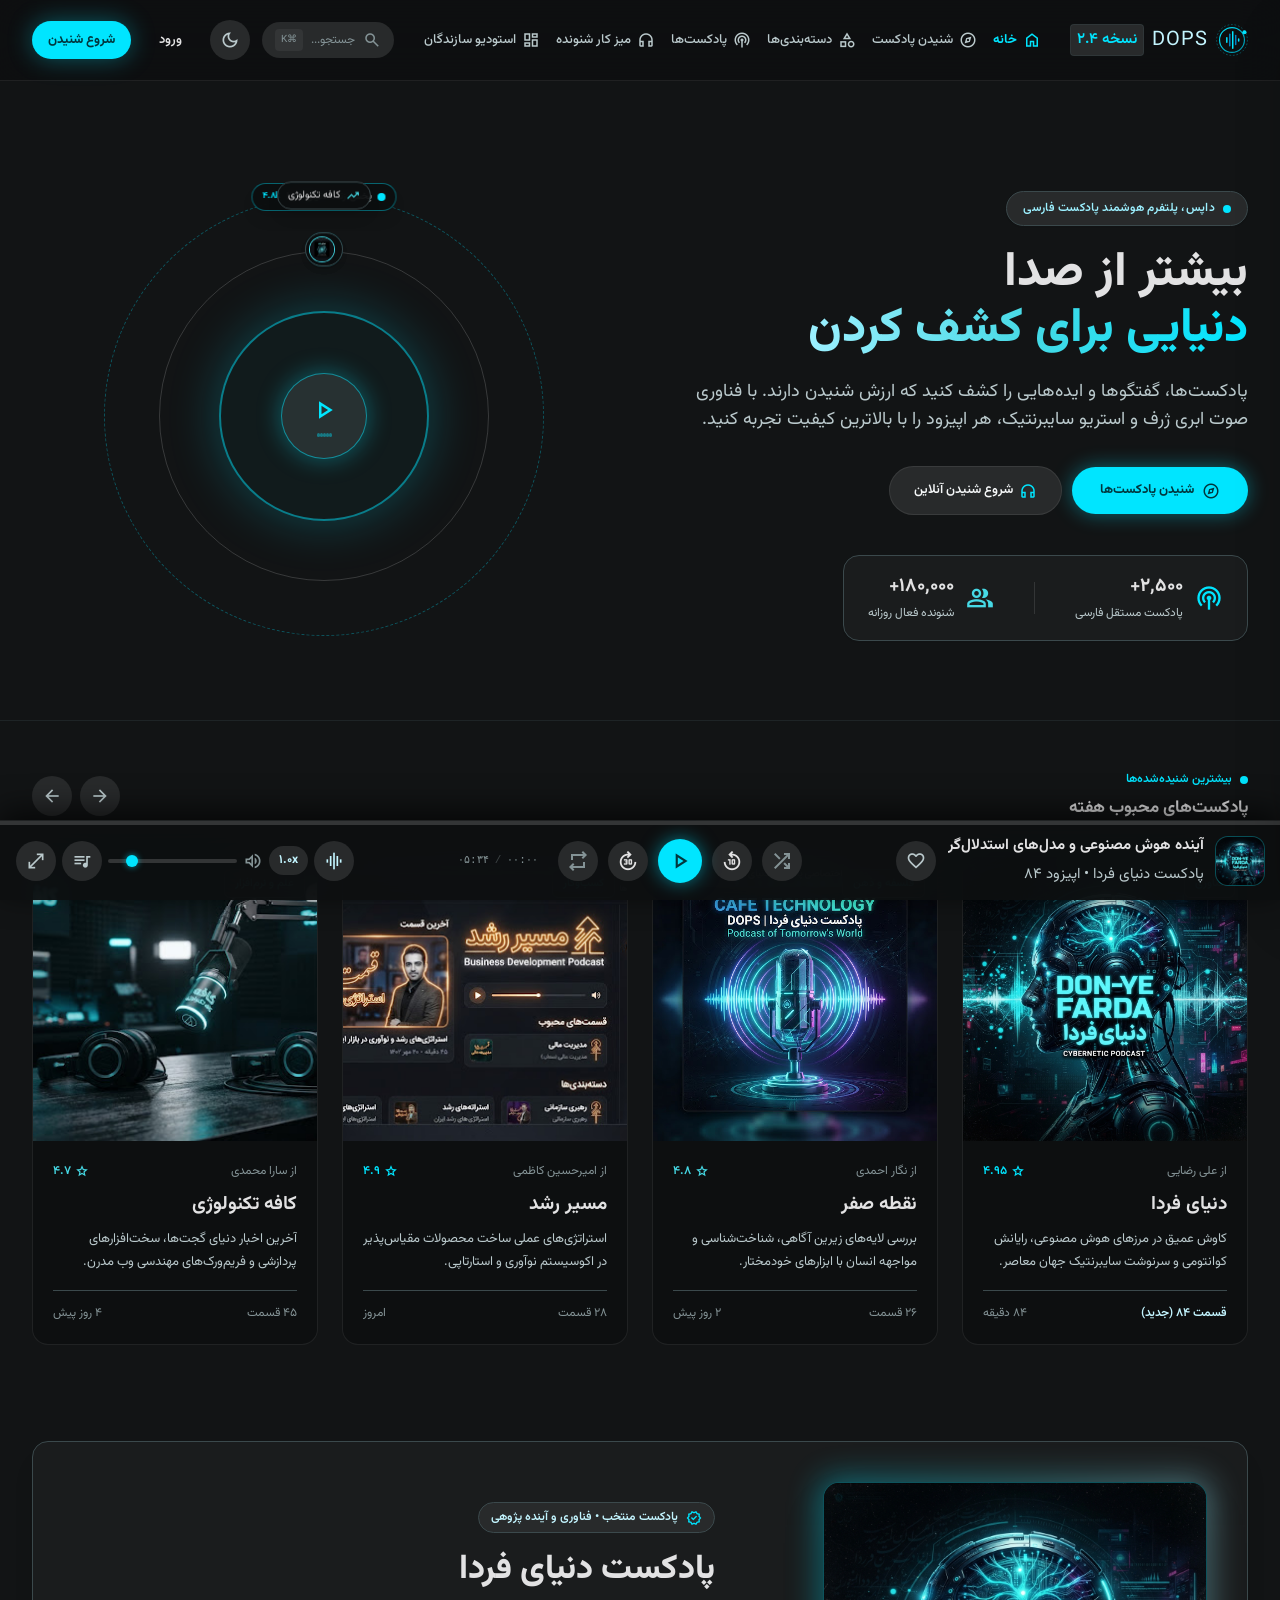
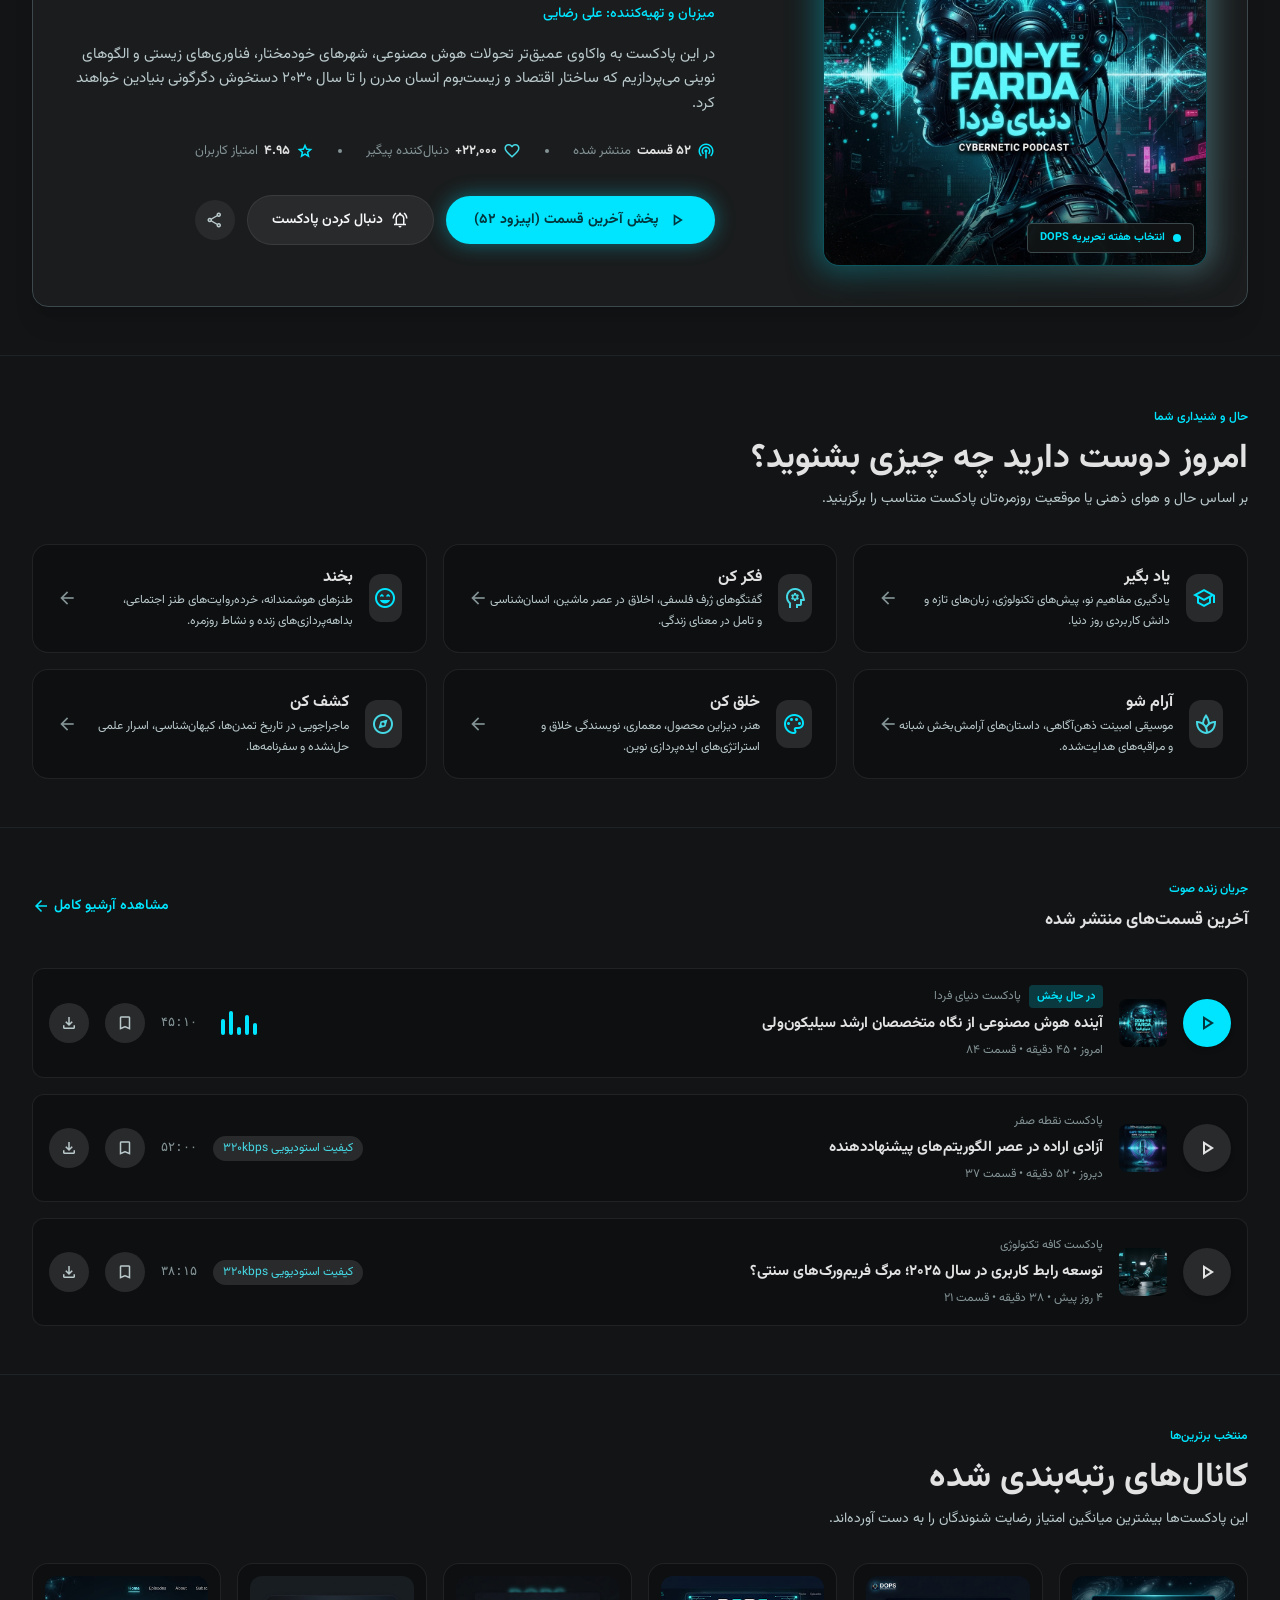
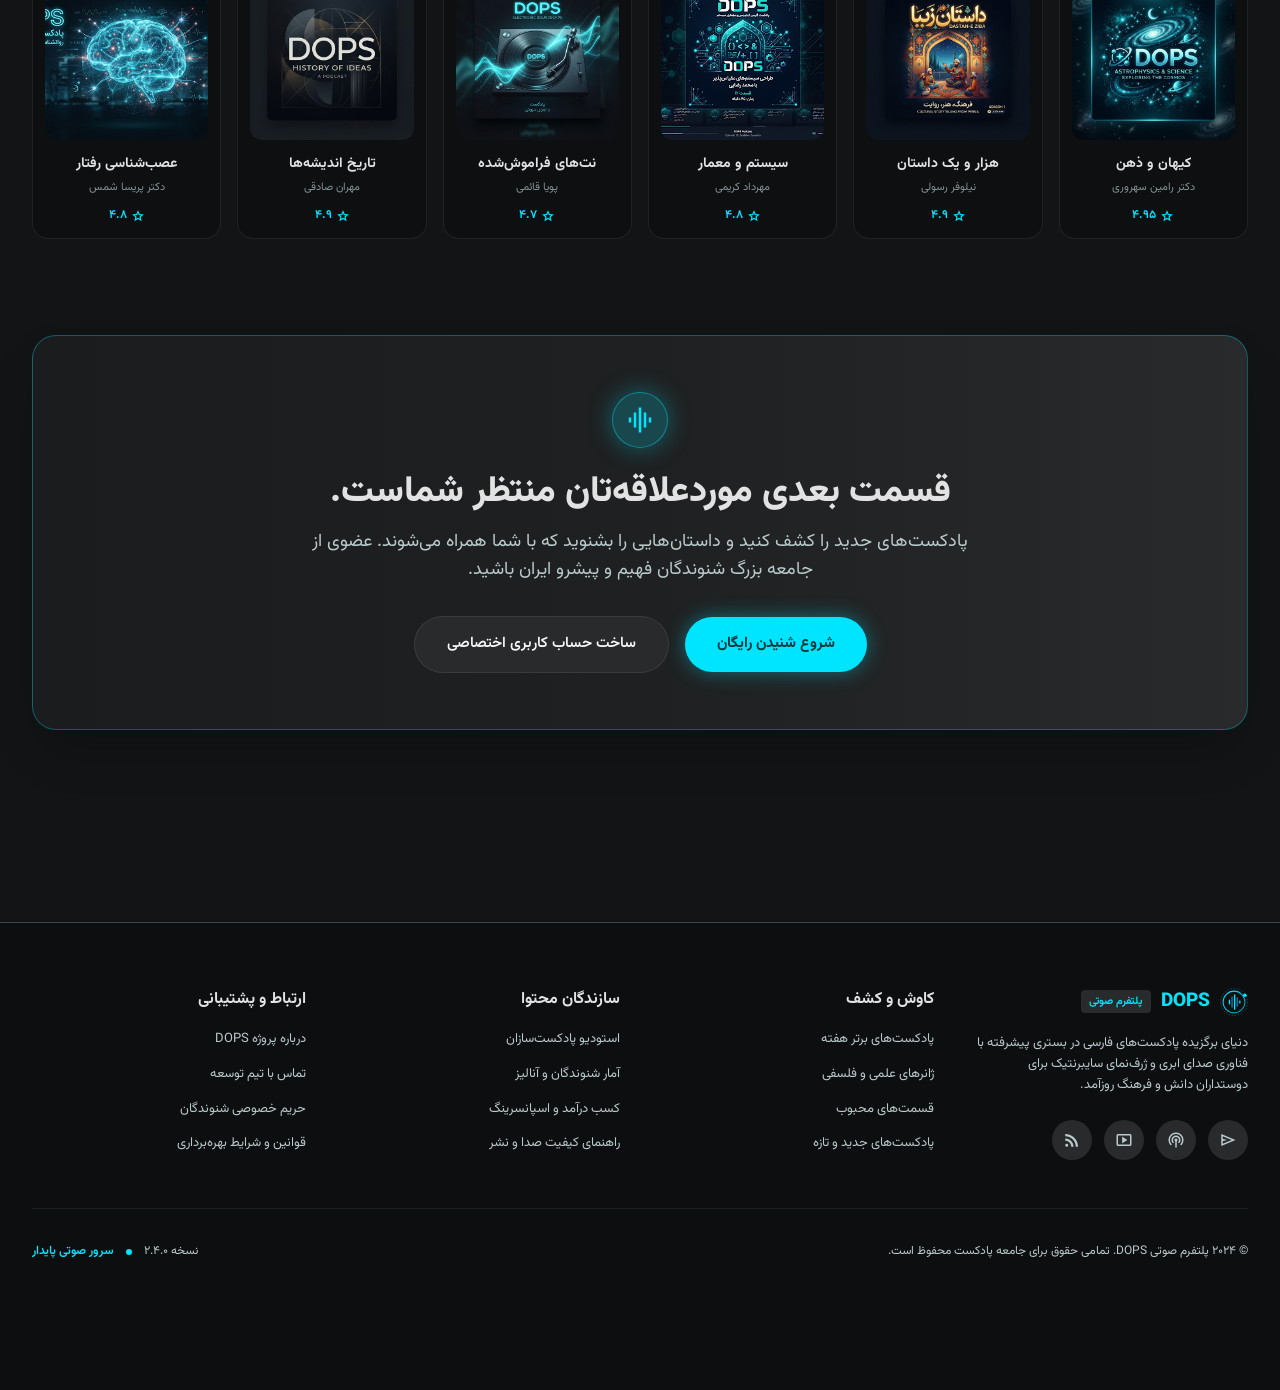
<file: index.html>
<!DOCTYPE html>
<html lang="fa" dir="rtl" class="dark">
  <link rel="icon" type="image/svg+xml" href="assets/images/logo/favicon.svg"/>
  <link rel="alternate icon" href="favicon.ico"/>

  <meta charset="utf-8"/>
  <meta name="viewport" content="width=device-width, initial-scale=1.0"/>
  <title>داپس (DOPS) — داپس — پلتفرم هوشمند پادکست فارسی</title>
  <meta name="description" content="زیست‌بوم تخصصی کشف و بازپخش نوین‌ترین پادکست‌های فارسی با کیفیت استودیویی و تجربه غوطه‌ورکننده برای جامعه پیشرو و خلاق."/>

  <!-- Local Typography & Design System -->
  <link rel="stylesheet" href="assets/css/vazirmatn.css"/>
  <link rel="stylesheet" href="assets/css/style.css"/>
  <link rel="stylesheet" href="assets/css/animations.css"/>

  <!-- Fast Theme Bootstrapper (Zero FOUC) -->
  <script src="assets/js/dops-theme.js"></script>
</head>
<body class="bg-surface font-body-md text-on-surface antialiased selection:bg-primary selection:text-on-primary">

  <!-- ========================================================================
       1. GLOBAL PUBLIC HEADER / NAVBAR
       ======================================================================== -->
  <header class="fixed top-0 inset-x-0 z-50 glass-header">
    <div class="h-20 w-full container-dops flex items-center justify-between gap-4">
      <!-- Right: Brand Logo & Wordmark -->
      <div class="flex items-center gap-4 shrink-0">
        <a href="index.html" class="flex items-center gap-2 text-decoration-none group shrink-0" aria-label="داپس صفحه اصلی">
          <div class="relative w-8 h-8 shrink-0 flex items-center justify-center">
            <img src="assets/images/logo/logo-icon.svg" alt="لوگوی رسمی داپس (DOPS)" width="32" height="32" class="w-full h-full object-contain" />
          </div>
          <span class="font-headline font-black text-[20px] tracking-wider text-primary leading-none select-none">DOPS</span>
          <span class="hidden xl:inline-block text-[9.5px] font-semibold px-1.5 py-0.5 rounded bg-surface-container-high text-primary-container border border-outline-variant/40 leading-none">نسخه ۲.۴</span>
        </a>
      </div>

      <!-- Center: Navigation Links -->
      <nav class="hidden lg:flex items-center gap-4 xl:gap-5 text-[13px] xl:text-[14px] font-medium" aria-label="ناوبری اصلی">
        <a href="index.html" class="text-primary-container font-bold flex items-center gap-1.5 transition-colors">
          <span class="material-symbols-outlined text-[18px]">home</span>
          <span>خانه</span>
        </a>
        <a href="podcast.html" class="text-on-surface-variant hover:text-on-surface flex items-center gap-1.5 transition-colors">
          <span class="material-symbols-outlined text-[18px]">explore</span>
          <span>شنیدن پادکست</span>
        </a>
        <a href="#categories" class="text-on-surface-variant hover:text-on-surface flex items-center gap-1.5 transition-colors">
          <span class="material-symbols-outlined text-[18px]">category</span>
          <span>دسته‌بندی‌ها</span>
        </a>
        <a href="podcast.html" class="text-on-surface-variant hover:text-on-surface flex items-center gap-1.5 transition-colors">
          <span class="material-symbols-outlined text-[18px]">podcasts</span>
          <span>پادکست‌ها</span>
        </a>
        <a href="listener-dashboard.html" class="text-on-surface-variant hover:text-on-surface flex items-center gap-1.5 transition-colors">
          <span class="material-symbols-outlined text-[18px]">headphones</span>
          <span>میز کار شنونده</span>
        </a>
        <a href="creator-dashboard.html" class="text-on-surface-variant hover:text-on-surface flex items-center gap-1.5 transition-colors">
          <span class="material-symbols-outlined text-[18px]">dashboard</span>
          <span>استودیو سازندگان</span>
        </a>
      </nav>

      <!-- Left: Theme Toggle, Search Trigger, Auth Actions -->
      <div class="flex items-center gap-3">
        <!-- Search Trigger Button -->
        <button type="button" class="hidden sm:flex items-center gap-2 px-3 py-1.5 rounded-full bg-surface-container-high text-outline hover:text-on-surface hover:border-primary-container border border-transparent transition-all" onclick="document.querySelector('input[name=search]')?.focus()">
          <span class="material-symbols-outlined text-[18px]">search</span>
          <span class="text-[12px]">جستجو...</span>
          <span class="text-[10px] bg-surface-container-highest px-1.5 py-0.5 rounded text-outline">⌘K</span>
        </button>

        <!-- Dark/Light Theme Switcher -->
        <button type="button" class="theme-toggle-btn btn-icon" aria-label="تغییر حالت تیره و روشن">
          <span class="material-symbols-outlined theme-toggle-icon text-[20px]">dark_mode</span>
        </button>

        <!-- Login / Modal Trigger -->
        <button type="button" class="hidden sm:inline-flex items-center px-4 py-2 rounded-full text-[13px] font-semibold text-on-surface hover:text-primary-container transition-colors" data-modal-open="auth-modal">
          ورود
        </button>

        <!-- Primary CTA -->
        <a href="podcast.html" class="btn-primary text-[13px] py-2 px-4 shadow-glow">
          <span>شروع شنیدن</span>
        </a>

        <!-- Mobile Menu Hamburger Trigger -->
        <button type="button" class="lg:hidden btn-icon" data-mobile-menu-btn aria-label="منوی ناوبری همراه">
          <span class="material-symbols-outlined text-[24px]">menu</span>
        </button>
      </div>
    </div>
  </header>

  <!-- ========================================================================
       2. MOBILE NAVIGATION DRAWER
       ======================================================================== -->
  <div id="mobile-nav-backdrop" class="fixed inset-0 bg-black/70 backdrop-blur-sm z-[80] opacity-0 pointer-events-none transition-opacity duration-300"></div>
  <aside id="mobile-nav-drawer" class="fixed top-0 right-0 w-72 max-w-[85vw] h-full bg-surface-container-lowest border-l border-outline-variant z-[90] p-6 pb-28 flex flex-col justify-between overflow-y-auto transform translate-x-full transition-transform duration-300 shadow-2xl">
    <div>
      <div class="flex items-center justify-between pb-6 border-b border-outline-variant">
        <span class="font-headline-sm font-bold text-primary-container">منوی ناوبری DOPS</span>
        <button type="button" class="btn-icon" data-close-drawer aria-label="بستن منو">
          <span class="material-symbols-outlined">close</span>
        </button>
      </div>

      <nav class="flex flex-col gap-2 mt-6">
        <a href="index.html" class="sidebar-link active">
          <div class="flex items-center gap-3">
            <span class="material-symbols-outlined text-xl">home</span>
            <span>خانه</span>
          </div>
        </a>
        <a href="podcast.html" class="sidebar-link">
          <div class="flex items-center gap-3">
            <span class="material-symbols-outlined text-xl">podcasts</span>
            <span>پادکست برگزیده</span>
          </div>
        </a>
        <a href="episode.html" class="sidebar-link">
          <div class="flex items-center gap-3">
            <span class="material-symbols-outlined text-xl">play_circle</span>
            <span>صفحه اختصاصی اپیزود</span>
          </div>
        </a>
        <a href="listener-dashboard.html" class="sidebar-link">
          <div class="flex items-center gap-3">
            <span class="material-symbols-outlined text-xl">headphones</span>
            <span>میز کار شنونده</span>
          </div>
        </a>
        <a href="creator-dashboard.html" class="sidebar-link">
          <div class="flex items-center gap-3">
            <span class="material-symbols-outlined text-xl">dashboard</span>
            <span>داشبورد سازندگان</span>
          </div>
        </a>
      </nav>
    </div>

    <div class="pt-6 border-t border-outline-variant flex flex-col gap-3">
      <button type="button" class="btn-primary w-full justify-center" data-modal-open="auth-modal">
        ورود / ساخت حساب
      </button>
      <div class="text-center text-[12px] text-outline">
        پلتفرم صوتی داپس © ۱۴۰۳
      </div>
    </div>
  </aside>

  <!-- ========================================================================
       3. MAIN HOMEPAGE CONTENT
       ======================================================================== -->
  <main class="w-full pt-28 pb-36">

    <!-- HERO SECTION: SOUND ORBIT -->
    <section class="relative w-full overflow-hidden py-8 lg:py-16">
      <!-- Ambient Glow Spotlights -->
      <div class="absolute -top-24 right-1/4 w-96 h-96 bg-primary-container/10 rounded-full blur-[140px] pointer-events-none -z-10 animate-glow-slow"></div>
      <div class="absolute top-96 left-10 w-80 h-80 bg-secondary/10 rounded-full blur-[120px] pointer-events-none -z-10 animate-glow-slow"></div>

      <div class="container-dops">
        <div class="grid grid-cols-1 lg:grid-cols-12 gap-12 items-center">
          
          <!-- Right Column (Text & CTAs in RTL) -->
          <div class="lg:col-span-6 flex flex-col items-start text-right z-10">
            <!-- Studio Badge -->
            <div class="inline-flex items-center gap-2 px-4 py-1.5 rounded-full bg-surface-container-high mb-6 shadow-sm border border-outline-variant">
              <span class="w-2 h-2 rounded-full bg-primary-container animate-live-beacon"></span>
              <span class="text-[12px] font-semibold text-primary-fixed tracking-wide">داپس، پلتفرم هوشمند پادکست فارسی</span>
            </div>

            <!-- Main Heading -->
            <h1 class="text-3xl sm:text-4xl lg:text-5xl font-extrabold leading-[1.3] text-on-surface mb-6">
              بیشتر از صدا
              <span class="block mt-2 text-transparent bg-clip-text bg-gradient-to-l from-primary-container via-secondary to-primary-fixed">
                دنیایی برای کشف کردن
              </span>
            </h1>

            <!-- Description -->
            <p class="text-base sm:text-lg text-on-surface-variant max-w-xl leading-relaxed mb-8">
              پادکست‌ها، گفتگوها و ایده‌هایی را کشف کنید که ارزش شنیدن دارند. با فناوری صوت ابری ژرف و استریو سایبرنتیک، هر اپیزود را با بالاترین کیفیت تجربه کنید.
            </p>

            <!-- Action Buttons (Single Row on All Screens) -->
            <div class="flex flex-row items-center gap-2.5 sm:gap-4 w-full sm:w-auto mb-10">
              <a href="podcast.html" class="btn-primary flex-1 sm:flex-initial justify-center text-[13px] sm:text-[15px] py-3 sm:py-3.5 px-3.5 sm:px-7 whitespace-nowrap group">
                <span class="material-symbols-outlined text-[18px] sm:text-[20px] transition-transform group-hover:scale-110">explore</span>
                <span>شنیدن پادکست‌ها</span>
                <span class="material-symbols-outlined text-[16px] sm:text-[18px] group-hover:-translate-x-1 transition-transform hidden sm:inline-block">arrow_back</span>
              </a>

              <button type="button" class="btn-secondary flex-1 sm:flex-initial justify-center text-[13px] sm:text-[15px] py-3 sm:py-3.5 px-3.5 sm:px-6 flex items-center gap-1.5 sm:gap-2 whitespace-nowrap play-episode-btn"
                      data-podcast-play="true"
                      data-track-title="آینده هوش مصنوعی و مدل‌های استدلال‌گر"
                      data-track-podcast="دنیای فردا • اپیزود ۸۴"
                      data-track-artwork="assets/images/podcasts/donye-farda.png">
                <span class="material-symbols-outlined text-[18px] sm:text-[20px] text-primary-container">headphones</span>
                <span>شروع شنیدن آنلاین</span>
              </button>
            </div>

            <!-- Tech Metrics Counter Pill -->
            <div class="p-2 bg-surface-container-low border border-outline-variant rounded-2xl flex items-center gap-6 w-full sm:w-auto shadow-sm">
              <div class="px-4 py-2 flex items-center gap-3">
                <span class="material-symbols-outlined text-primary-container text-[28px]">podcasts</span>
                <div class="flex flex-col">
                  <span class="font-headline-sm text-on-surface font-bold">۲,۵۰۰+</span>
                  <span class="text-[12px] text-on-surface-variant">پادکست مستقل فارسی</span>
                </div>
              </div>

              <div class="w-px h-8 bg-surface-container-highest"></div>

              <div class="px-4 py-2 flex items-center gap-3">
                <span class="material-symbols-outlined text-secondary text-[28px]">group</span>
                <div class="flex flex-col">
                  <span class="font-headline-sm text-on-surface font-bold">۱۸۰,۰۰۰+</span>
                  <span class="text-[12px] text-on-surface-variant">شنونده فعال روزانه</span>
                </div>
              </div>
            </div>
          </div>

          <!-- Left Column (Sound Orbit Visual Hero Component) -->
          <div class="lg:col-span-6 relative flex items-center justify-center">
                        <div class="hero-orbit-stage">
              <!-- Orbit Ring 1 (Dashed Outer - Stationary Celestial Track) -->
              <div class="hero-orbit-outer">
                <!-- Orbiting Node 1: Live Broadcast Tag (starts at 30 deg) -->
                <div class="orbit-carrier animate-orbit-cw" style="animation-delay: -2.67s;">
                  <div class="orbit-node-anchor">
                    <div class="orbit-node-content animate-counter-cw" style="animation-delay: -2.67s;">
                      <div class="orbit-badge px-2.5 py-1 sm:px-3 sm:py-1 rounded-full bg-surface-container-lowest/90 border border-primary-container/40 backdrop-blur-md shadow-lg flex items-center gap-1.5 sm:gap-2">
                        <span class="w-2 h-2 rounded-full bg-primary-container animate-pulse"></span>
                        <span class="text-[10px] sm:text-[11px] font-bold text-on-surface">پخش زنده دنیای فردا</span>
                        <span class="text-[9px] sm:text-[10px] badge-accent text-primary-container font-bold">۴.۸k</span>
                      </div>
                    </div>
                  </div>
                </div>

                <!-- Orbiting Node 2: Weekly Popular Badge (starts at 210 deg - opposite side) -->
                <div class="orbit-carrier animate-orbit-cw" style="animation-delay: -18.67s;">
                  <div class="orbit-node-anchor">
                    <div class="orbit-node-content animate-counter-cw" style="animation-delay: -18.67s;">
                      <div class="orbit-badge px-2.5 py-1 sm:px-3 sm:py-1 rounded-full bg-surface-container-lowest/90 border border-outline-variant backdrop-blur-md shadow-lg flex items-center gap-1.5 sm:gap-2">
                        <span class="material-symbols-outlined text-[14px] sm:text-[16px] text-secondary">trending_up</span>
                        <span class="text-[10px] sm:text-[11px] text-on-surface">کافه تکنولوژی</span>
                      </div>
                    </div>
                  </div>
                </div>
              </div>

              <!-- Orbit Ring 2 (Middle - Stationary Celestial Track) -->
              <div class="hero-orbit-inner">
                <!-- Creator Avatar 1 (Ali Rezaei - starts at 135 deg) -->
                <div class="orbit-carrier animate-orbit-ccw" style="animation-delay: -16.5s;">
                  <div class="orbit-node-anchor">
                    <div class="orbit-node-content animate-counter-ccw" style="animation-delay: -16.5s;">
                      <div class="orbit-badge flex items-center gap-1.5 sm:gap-2 p-1 pr-2 sm:p-1.5 sm:pr-2.5 rounded-full bg-surface-container-lowest/90 border border-primary-container/30 backdrop-blur-md shadow-md">
                        <img src="assets/images/avatars/host-ali-rezaei.png" alt="علی رضایی" class="w-6 h-6 sm:w-7 sm:h-7 rounded-full object-cover ring-1 ring-primary-container"/>
                        <span class="text-[10px] sm:text-[11px] font-semibold text-on-surface hidden xs:inline">علی رضایی</span>
                      </div>
                    </div>
                  </div>
                </div>

                <!-- Creator Avatar 2 (Sara Mohammadi - starts at 315 deg - opposite side) -->
                <div class="orbit-carrier animate-orbit-ccw" style="animation-delay: -38.5s;">
                  <div class="orbit-node-anchor">
                    <div class="orbit-node-content animate-counter-ccw" style="animation-delay: -38.5s;">
                      <div class="orbit-badge flex items-center gap-1.5 sm:gap-2 p-1 pr-2 sm:p-1.5 sm:pr-2.5 rounded-full bg-surface-container-lowest/90 border border-outline-variant backdrop-blur-md shadow-md">
                        <img src="assets/images/avatars/avatar-sara-mohammadi.png" alt="سارا محمدی" class="w-6 h-6 sm:w-7 sm:h-7 rounded-full object-cover ring-1 ring-secondary"/>
                        <span class="text-[10px] sm:text-[11px] font-semibold text-on-surface hidden xs:inline">سارا محمدی</span>
                      </div>
                    </div>
                  </div>
                </div>
              </div>

              <!-- Core Sonic Center Sphere -->
              <div class="hero-orbit-core group play-episode-btn"
                   data-podcast-play="true"
                   data-track-title="آینده هوش مصنوعی و مدل‌های استدلال‌گر"
                   data-track-podcast="دنیای فردا • قسمت ۸۴"
                   data-track-artwork="assets/images/podcasts/donye-farda.png">
                
                <!-- Subtle Pulsing Radial Aura -->
                <div class="absolute inset-0 rounded-full bg-primary-container/10 animate-ping opacity-30 pointer-events-none"></div>

                <!-- Center Play Circle -->
                <div class="hero-orbit-play">
                  <span class="material-symbols-outlined text-[30px] sm:text-[38px]">play_arrow</span>
                  <!-- Mini Equalizer Bars -->
                  <div class="flex items-end gap-0.5 sm:gap-1 h-2.5 sm:h-3 mt-0.5 sm:mt-1 eq-visualizer eq-playing">
                    <span class="eq-bar"></span>
                    <span class="eq-bar"></span>
                    <span class="eq-bar"></span>
                    <span class="eq-bar"></span>
                    <span class="eq-bar"></span>
                  </div>
                </div>
              </div>
            </div>
          </div>

        </div>
      </div>
    </section>

    <!-- ======================================================================
         SECTION 1: WEEKLY POPULAR PODCASTS
         ====================================================================== -->
    <section class="py-12 border-t border-outline-variant/30">
      <div class="container-dops">
        
        <!-- Section Header with Arrows -->
        <div class="flex items-center justify-between mb-8">
          <div>
            <div class="flex items-center gap-2 mb-1">
              <span class="w-2 h-2 rounded-full bg-primary-container"></span>
              <span class="text-[12px] font-semibold text-primary-container">بیشترین شنیده‌شده‌ها</span>
            </div>
            <h2 class="text-[17px] sm:text-[22px] lg:text-[26px] font-bold text-on-surface whitespace-nowrap text-right">پادکست‌های محبوب هفته</h2>
          </div>

          <div class="flex items-center gap-2">
            <button type="button" class="btn-icon" aria-label="قبلی" onclick="window.dopsToast('انتقال به اسلاید قبلی')">
              <span class="material-symbols-outlined text-[20px]">arrow_forward</span>
            </button>
            <button type="button" class="btn-icon" aria-label="بعدی" onclick="window.dopsToast('انتقال به اسلاید بعدی')">
              <span class="material-symbols-outlined text-[20px]">arrow_back</span>
            </button>
          </div>
        </div>

        <!-- 4 Podcast Cards Grid -->
        <div class="grid grid-cols-1 sm:grid-cols-2 lg:grid-cols-4 gap-6">

          <!-- Card 1: Donye Farda -->
          <article class="podcast-card group">
            <div class="cover-wrap">
              <img src="assets/images/podcasts/donye-farda.png" alt="پادکست دنیای فردا" loading="lazy"/>
              <div class="play-overlay">
                <button type="button" class="play-circle-btn play-episode-btn"
                        data-podcast-play="true"
                        data-track-title="آینده هوش مصنوعی و مدل‌های استدلال‌گر"
                        data-track-podcast="دنیای فردا • قسمت ۸۴"
                        data-track-artwork="assets/images/podcasts/donye-farda.png"
                        aria-label="پخش پادکست دنیای فردا">
                  <span class="material-symbols-outlined text-[24px]">play_arrow</span>
                </button>
              </div>
              <span class="absolute top-3 right-3 px-2.5 py-1 rounded-md bg-surface/85 backdrop-blur-md text-[11px] font-semibold text-primary-container border border-outline-variant">
                فناوری
              </span>
            </div>
            <div class="p-5">
              <div class="flex items-center justify-between text-[12px] text-outline mb-2">
                <span>از علی رضایی</span>
                <div class="flex items-center gap-1 text-primary-container font-semibold">
                  <span class="material-symbols-outlined text-[14px]">star</span>
                  <span>۴.۹۵</span>
                </div>
              </div>
              <h3 class="font-headline-sm font-bold text-on-surface mb-2 line-clamp-1">
                <a href="podcast.html" class="hover:text-primary-container transition-colors">دنیای فردا</a>
              </h3>
              <p class="text-[13px] text-on-surface-variant line-clamp-2 mb-4">
                کاوش عمیق در مرزهای هوش مصنوعی، رایانش کوانتومی و سرنوشت سایبرنتیک جهان معاصر.
              </p>
              <div class="flex items-center justify-between pt-3 border-t border-outline-variant text-[12px] text-outline">
                <span class="text-primary font-semibold">قسمت ۸۴ (جدید)</span>
                <span>۸۴ دقیقه</span>
              </div>
            </div>
          </article>

          <!-- Card 2: Noghteh Sefr -->
          <article class="podcast-card group">
            <div class="cover-wrap">
              <img src="assets/images/podcasts/cover-noghteh-sefr.png" alt="پادکست نقطه صفر" loading="lazy"/>
              <div class="play-overlay">
                <button type="button" class="play-circle-btn play-episode-btn"
                        data-podcast-play="true"
                        data-track-title="آزادی اراده در عصر الگوریتم‌ها"
                        data-track-podcast="نقطه صفر • قسمت ۳۷"
                        data-track-artwork="assets/images/podcasts/cover-noghteh-sefr.png"
                        aria-label="پخش پادکست نقطه صفر">
                  <span class="material-symbols-outlined text-[24px]">play_arrow</span>
                </button>
              </div>
              <span class="absolute top-3 right-3 px-2.5 py-1 rounded-md bg-surface/85 backdrop-blur-md text-[11px] font-semibold text-secondary border border-outline-variant">
                فلسفه و ذهن
              </span>
            </div>
            <div class="p-5">
              <div class="flex items-center justify-between text-[12px] text-outline mb-2">
                <span>از نگار احمدی</span>
                <div class="flex items-center gap-1 text-secondary font-semibold">
                  <span class="material-symbols-outlined text-[14px]">star</span>
                  <span>۴.۸</span>
                </div>
              </div>
              <h3 class="font-headline-sm font-bold text-on-surface mb-2 line-clamp-1">
                <a href="podcast.html" class="hover:text-primary-container transition-colors">نقطه صفر</a>
              </h3>
              <p class="text-[13px] text-on-surface-variant line-clamp-2 mb-4">
                بررسی لایه‌های زیرین آگاهی، شناخت‌شناسی و مواجهه انسان با ابزارهای خودمختار.
              </p>
              <div class="flex items-center justify-between pt-3 border-t border-outline-variant text-[12px] text-outline">
                <span>۲۶ قسمت</span>
                <span>۲ روز پیش</span>
              </div>
            </div>
          </article>

          <!-- Card 3: Masire Roshd -->
          <article class="podcast-card group">
            <div class="cover-wrap">
              <img src="assets/images/podcasts/cover-masire-roshd.png" alt="پادکست مسیر رشد" loading="lazy"/>
              <div class="play-overlay">
                <button type="button" class="play-circle-btn play-episode-btn"
                        data-podcast-play="true"
                        data-track-title="موتورهای بازی‌سازی جدید و متاورس واقعی"
                        data-track-podcast="مسیر رشد • قسمت ۲۸"
                        data-track-artwork="assets/images/podcasts/cover-masire-roshd.png"
                        aria-label="پخش پادکست مسیر رشد">
                  <span class="material-symbols-outlined text-[24px]">play_arrow</span>
                </button>
              </div>
              <span class="absolute top-3 right-3 px-2.5 py-1 rounded-md bg-surface/85 backdrop-blur-md text-[11px] font-semibold text-primary-container border border-outline-variant">
                کسب‌وکار
              </span>
            </div>
            <div class="p-5">
              <div class="flex items-center justify-between text-[12px] text-outline mb-2">
                <span>از امیرحسین کاظمی</span>
                <div class="flex items-center gap-1 text-primary-container font-semibold">
                  <span class="material-symbols-outlined text-[14px]">star</span>
                  <span>۴.۹</span>
                </div>
              </div>
              <h3 class="font-headline-sm font-bold text-on-surface mb-2 line-clamp-1">
                <a href="podcast.html" class="hover:text-primary-container transition-colors">مسیر رشد</a>
              </h3>
              <p class="text-[13px] text-on-surface-variant line-clamp-2 mb-4">
                استراتژی‌های عملی ساخت محصولات مقیاس‌پذیر در اکوسیستم نوآوری و استارتاپی.
              </p>
              <div class="flex items-center justify-between pt-3 border-t border-outline-variant text-[12px] text-outline">
                <span>۲۸ قسمت</span>
                <span>امروز</span>
              </div>
            </div>
          </article>

          <!-- Card 4: Cafe Technology -->
          <article class="podcast-card group">
            <div class="cover-wrap">
              <img src="assets/images/podcasts/cover-cafe-technology.png" alt="پادکست کافه تکنولوژی" loading="lazy"/>
              <div class="play-overlay">
                <button type="button" class="play-circle-btn play-episode-btn"
                        data-podcast-play="true"
                        data-track-title="توسعه رابط کاربری در سال ۲۰۲۵"
                        data-track-podcast="کافه تکنولوژی • قسمت ۲۱"
                        data-track-artwork="assets/images/podcasts/cover-cafe-technology.png"
                        aria-label="پخش پادکست کافه تکنولوژی">
                  <span class="material-symbols-outlined text-[24px]">play_arrow</span>
                </button>
              </div>
              <span class="absolute top-3 right-3 px-2.5 py-1 rounded-md bg-surface/85 backdrop-blur-md text-[11px] font-semibold text-secondary border border-outline-variant">
                علم و نرم‌افزار
              </span>
            </div>
            <div class="p-5">
              <div class="flex items-center justify-between text-[12px] text-outline mb-2">
                <span>از سارا محمدی</span>
                <div class="flex items-center gap-1 text-secondary font-semibold">
                  <span class="material-symbols-outlined text-[14px]">star</span>
                  <span>۴.۷</span>
                </div>
              </div>
              <h3 class="font-headline-sm font-bold text-on-surface mb-2 line-clamp-1">
                <a href="podcast.html" class="hover:text-primary-container transition-colors">کافه تکنولوژی</a>
              </h3>
              <p class="text-[13px] text-on-surface-variant line-clamp-2 mb-4">
                آخرین اخبار دنیای گجت‌ها، سخت‌افزارهای پردازشی و فریم‌ورک‌های مهندسی وب مدرن.
              </p>
              <div class="flex items-center justify-between pt-3 border-t border-outline-variant text-[12px] text-outline">
                <span>۴۵ قسمت</span>
                <span>۴ روز پیش</span>
              </div>
            </div>
          </article>

        </div>
      </div>
    </section>

    <!-- ======================================================================
         SECTION 2: EDITORIAL SPOTLIGHT ("انتخاب هفته تحریریه DOPS")
         ====================================================================== -->
    <section class="py-12">
      <div class="container-dops">
        <div class="relative rounded-2xl bg-surface-container-low border border-outline-variant p-6 lg:p-10 shadow-xl overflow-hidden">
          
          <div class="grid grid-cols-1 lg:grid-cols-12 gap-8 lg:gap-12 items-center">
            <!-- Right: Cover Artwork with Cybernetic Ambient Aura -->
            <div class="lg:col-span-5 flex justify-center lg:justify-start">
              <div class="relative w-64 sm:w-80 lg:w-full max-w-sm aspect-square group">
                <div class="absolute -inset-1 bg-gradient-to-r from-primary-container via-secondary to-primary-fixed rounded-2xl blur-lg opacity-40 group-hover:opacity-75 transition duration-700"></div>
                <div class="relative w-full h-full rounded-2xl overflow-hidden bg-surface shadow-2xl border border-primary-container/30">
                  <img src="assets/images/podcasts/donye-farda.png" alt="کاور پادکست دنیای فردا" class="w-full h-full object-cover group-hover:scale-105 transition-transform duration-700"/>
                  <div class="absolute bottom-3 right-3 px-3 py-1 rounded bg-surface/90 backdrop-blur-md flex items-center gap-2 border border-outline-variant">
                    <span class="w-2 h-2 rounded-full bg-primary-container animate-pulse"></span>
                    <span class="text-[11px] font-bold text-primary-container">انتخاب هفته تحریریه DOPS</span>
                  </div>
                </div>
              </div>
            </div>

            <!-- Left: Metadata, Title, Badges & CTA -->
            <div class="lg:col-span-7 flex flex-col items-start text-right">
              <div class="inline-flex items-center gap-2 px-3 py-1 rounded-full bg-surface-container-high mb-3 border border-outline-variant">
                <span class="material-symbols-outlined text-primary-container text-[16px]">verified</span>
                <span class="text-[12px] font-semibold text-primary">پادکست منتخب • فناوری و آینده پژوهی</span>
              </div>

              <h2 class="font-headline-lg font-extrabold text-on-surface mb-2">
                پادکست دنیای فردا
              </h2>

              <div class="text-[14px] text-primary-container font-medium mb-4">
                میزبان و تهیه‌کننده: علی رضایی
              </div>

              <p class="font-body-md text-on-surface-variant mb-6 max-w-2xl leading-relaxed">
                در این پادکست به واکاوی عمیق‌تر تحولات هوش مصنوعی، شهرهای خودمختار، فناوری‌های زیستی و الگوهای نوینی می‌پردازیم که ساختار اقتصاد و زیست‌بوم انسان مدرن را تا سال ۲۰۳۰ دستخوش دگرگونی بنیادین خواهند کرد.
              </p>

              <!-- Metrics Row -->
              <div class="flex flex-wrap items-center gap-6 mb-8 text-[13px] text-outline">
                <div class="flex items-center gap-1.5">
                  <span class="material-symbols-outlined text-[18px] text-primary-container">podcasts</span>
                  <span class="font-bold text-on-surface">۵۲ قسمت</span>
                  <span>منتشر شده</span>
                </div>
                <div class="w-1 h-1 rounded-full bg-outline"></div>
                <div class="flex items-center gap-1.5">
                  <span class="material-symbols-outlined text-[18px] text-secondary">favorite</span>
                  <span class="font-bold text-on-surface">۲۲,۰۰۰+</span>
                  <span>دنبال‌کننده پیگیر</span>
                </div>
                <div class="w-1 h-1 rounded-full bg-outline"></div>
                <div class="flex items-center gap-1.5">
                  <span class="material-symbols-outlined text-[18px] text-primary-container">star</span>
                  <span class="font-bold text-on-surface">۴.۹۵</span>
                  <span>امتیاز کاربران</span>
                </div>
              </div>

              <!-- Action Buttons -->
              <div class="flex flex-wrap items-center gap-3">
                <button type="button" class="btn-primary play-episode-btn"
                        data-podcast-play="true"
                        data-track-title="آینده هوش مصنوعی و مدل‌های استدلال‌گر"
                        data-track-podcast="دنیای فردا • اپیزود ۵۲"
                        data-track-artwork="assets/images/podcasts/donye-farda.png">
                  <span class="material-symbols-outlined text-[20px]">play_arrow</span>
                  <span>پخش آخرین قسمت (اپیزود ۵۲)</span>
                </button>

                <button type="button" class="btn-secondary btn-follow" data-follow-btn>
                  <span class="material-symbols-outlined text-[18px]">notifications_active</span>
                  <span>دنبال کردن پادکست</span>
                </button>

                <button type="button" class="btn-icon" data-share-copy aria-label="اشتراک‌گذاری">
                  <span class="material-symbols-outlined text-[18px]">share</span>
                </button>
              </div>
            </div>

          </div>

        </div>
      </div>
    </section>

    <!-- ======================================================================
         SECTION 3: MOOD / TOPIC CATEGORIES ("امروز دوست دارید چه چیزی بشنوید؟")
         ====================================================================== -->
    <section id="categories" class="py-12 border-t border-outline-variant/30">
      <div class="container-dops">
        
        <div class="mb-8">
          <span class="text-[12px] font-semibold text-primary-container">حال و شنیداری شما</span>
          <h2 class="font-headline-lg font-bold text-on-surface mt-1">امروز دوست دارید چه چیزی بشنوید؟</h2>
          <p class="text-[14px] text-on-surface-variant mt-1">بر اساس حال و هوای ذهنی یا موقعیت روزمره‌تان پادکست متناسب را برگزینید.</p>
        </div>

        <div class="grid grid-cols-1 sm:grid-cols-2 lg:grid-cols-3 gap-4">
          
          <a href="podcast.html" class="mood-card">
            <div class="flex items-center gap-4">
              <div class="w-12 h-12 rounded-xl bg-surface-container-high flex items-center justify-center text-primary-container">
                <span class="material-symbols-outlined text-[24px]">school</span>
              </div>
              <div>
                <h3 class="font-headline-sm font-bold text-on-surface text-[16px]">یاد بگیر</h3>
                <p class="text-[12px] text-on-surface-variant">یادگیری مفاهیم نو، پیش‌های تکنولوژی، زبان‌های تازه و دانش کاربردی روز دنیا.</p>
              </div>
            </div>
            <span class="material-symbols-outlined mood-arrow text-outline text-[20px] transition-transform">arrow_back</span>
          </a>

          <a href="podcast.html" class="mood-card">
            <div class="flex items-center gap-4">
              <div class="w-12 h-12 rounded-xl bg-surface-container-high flex items-center justify-center text-secondary">
                <span class="material-symbols-outlined text-[24px]">psychology</span>
              </div>
              <div>
                <h3 class="font-headline-sm font-bold text-on-surface text-[16px]">فکر کن</h3>
                <p class="text-[12px] text-on-surface-variant">گفتگوهای ژرف فلسفی، اخلاق در عصر ماشین، انسان‌شناسی و تامل در معنای زندگی.</p>
              </div>
            </div>
            <span class="material-symbols-outlined mood-arrow text-outline text-[20px] transition-transform">arrow_back</span>
          </a>

          <a href="podcast.html" class="mood-card">
            <div class="flex items-center gap-4">
              <div class="w-12 h-12 rounded-xl bg-surface-container-high flex items-center justify-center text-primary-container">
                <span class="material-symbols-outlined text-[24px]">sentiment_very_satisfied</span>
              </div>
              <div>
                <h3 class="font-headline-sm font-bold text-on-surface text-[16px]">بخند</h3>
                <p class="text-[12px] text-on-surface-variant">طنزهای هوشمندانه، خرده‌روایت‌های طنز اجتماعی، بداهه‌پردازی‌های زنده و نشاط روزمره.</p>
              </div>
            </div>
            <span class="material-symbols-outlined mood-arrow text-outline text-[20px] transition-transform">arrow_back</span>
          </a>

          <a href="podcast.html" class="mood-card">
            <div class="flex items-center gap-4">
              <div class="w-12 h-12 rounded-xl bg-surface-container-high flex items-center justify-center text-secondary">
                <span class="material-symbols-outlined text-[24px]">spa</span>
              </div>
              <div>
                <h3 class="font-headline-sm font-bold text-on-surface text-[16px]">آرام شو</h3>
                <p class="text-[12px] text-on-surface-variant">موسیقی امبینت ذهن‌آگاهی، داستان‌های آرامش‌بخش شبانه و مراقبه‌های هدایت‌شده.</p>
              </div>
            </div>
            <span class="material-symbols-outlined mood-arrow text-outline text-[20px] transition-transform">arrow_back</span>
          </a>

          <a href="podcast.html" class="mood-card">
            <div class="flex items-center gap-4">
              <div class="w-12 h-12 rounded-xl bg-surface-container-high flex items-center justify-center text-primary-container">
                <span class="material-symbols-outlined text-[24px]">palette</span>
              </div>
              <div>
                <h3 class="font-headline-sm font-bold text-on-surface text-[16px]">خلق کن</h3>
                <p class="text-[12px] text-on-surface-variant">هنر، دیزاین محصول، معماری، نویسندگی خلاق و استراتژی‌های ایده‌پردازی نوین.</p>
              </div>
            </div>
            <span class="material-symbols-outlined mood-arrow text-outline text-[20px] transition-transform">arrow_back</span>
          </a>

          <a href="podcast.html" class="mood-card">
            <div class="flex items-center gap-4">
              <div class="w-12 h-12 rounded-xl bg-surface-container-high flex items-center justify-center text-secondary">
                <span class="material-symbols-outlined text-[24px]">explore</span>
              </div>
              <div>
                <h3 class="font-headline-sm font-bold text-on-surface text-[16px]">کشف کن</h3>
                <p class="text-[12px] text-on-surface-variant">ماجراجویی در تاریخ تمدن‌ها، کیهان‌شناسی، اسرار علمی حل‌نشده و سفرنامه‌ها.</p>
              </div>
            </div>
            <span class="material-symbols-outlined mood-arrow text-outline text-[20px] transition-transform">arrow_back</span>
          </a>

        </div>

      </div>
    </section>

    <!-- ======================================================================
         SECTION 4: LATEST RELEASED EPISODES
         ====================================================================== -->
    <section class="py-12 border-t border-outline-variant/30">
      <div class="container-dops">
        
        <div class="flex items-center justify-between mb-8">
          <div>
            <span class="text-[12px] font-semibold text-primary-container">جریان زنده صوت</span>
            <h2 class="text-[17px] sm:text-[22px] lg:text-[26px] font-bold text-on-surface mt-1 whitespace-nowrap text-right">آخرین قسمت‌های منتشر شده</h2>
          </div>
          <a href="episode.html" class="text-[14px] text-primary-container hover:underline font-semibold flex items-center gap-1">
            <span>مشاهده آرشیو کامل</span>
            <span class="material-symbols-outlined text-[18px]">arrow_back</span>
          </a>
        </div>

        <div class="space-y-4">
          
          <!-- Episode Row 1 -->
          <div class="episode-row group">
            <div class="flex items-center gap-4 min-w-0">
              <button type="button" class="w-12 h-12 rounded-full bg-primary-container text-on-primary flex items-center justify-center shadow-md play-episode-btn shrink-0"
                      data-podcast-play="true"
                      data-track-title="آینده هوش مصنوعی از نگاه متخصصان ارشد سیلیکون‌ولی"
                      data-track-podcast="دنیای فردا • قسمت ۸۴"
                      data-track-artwork="assets/images/podcasts/donye-farda.png">
                <span class="material-symbols-outlined text-[24px]">play_arrow</span>
              </button>

              <div class="w-12 h-12 rounded-lg overflow-hidden shrink-0 hidden sm:block">
                <img src="assets/images/podcasts/donye-farda.png" alt="دنیای فردا" class="w-full h-full object-cover"/>
              </div>

              <div class="truncate">
                <div class="flex items-center gap-2 mb-1">
                  <span class="px-2 py-0.5 rounded bg-primary-container/20 text-primary-container text-[11px] font-bold">در حال پخش</span>
                  <span class="text-[12px] text-outline">پادکست دنیای فردا</span>
                </div>
                <h3 class="font-headline-sm font-bold text-on-surface text-[15px] truncate">
                  <a href="episode.html" class="hover:text-primary-container transition-colors">آینده هوش مصنوعی از نگاه متخصصان ارشد سیلیکون‌ولی</a>
                </h3>
                <div class="text-[12px] text-outline mt-1">
                  امروز • ۴۵ دقیقه • قسمت ۸۴
                </div>
              </div>
            </div>

            <!-- Waveform preview & Actions -->
            <div class="flex items-center gap-4 shrink-0">
              <!-- Mini Equalizer Waveform -->
              <div class="hidden md:flex items-end gap-1 h-6 px-2">
                <span class="w-1 bg-primary-container h-3 rounded-full animate-pulse"></span>
                <span class="w-1 bg-primary-container h-5 rounded-full"></span>
                <span class="w-1 bg-primary-container h-2 rounded-full animate-pulse"></span>
                <span class="w-1 bg-primary-container h-6 rounded-full"></span>
                <span class="w-1 bg-primary-container h-4 rounded-full"></span>
              </div>

              <span class="text-[13px] font-mono text-outline hidden sm:inline">۴۵:۱۰</span>

              <button type="button" class="btn-icon btn-bookmark" data-bookmark-btn aria-label="نشان کردن قسمت">
                <span class="material-symbols-outlined text-[18px]">bookmark</span>
              </button>

              <a href="assets/audio/sample-episode.mp3" download class="btn-icon" aria-label="دانلود قسمت" onclick="window.dopsToast('بارگیری فایل صوتی آغاز شد', 'success')">
                <span class="material-symbols-outlined text-[18px]">download</span>
              </a>
            </div>
          </div>

          <!-- Episode Row 2 -->
          <div class="episode-row group">
            <div class="flex items-center gap-4 min-w-0">
              <button type="button" class="w-12 h-12 rounded-full bg-surface-container-high text-on-surface hover:text-primary-container flex items-center justify-center shadow-md play-episode-btn shrink-0"
                      data-podcast-play="true"
                      data-track-title="آزادی اراده در عصر الگوریتم‌های پیشنهاددهنده"
                      data-track-podcast="نقطه صفر • قسمت ۳۷"
                      data-track-artwork="assets/images/podcasts/cover-noghteh-sefr.png">
                <span class="material-symbols-outlined text-[24px]">play_arrow</span>
              </button>

              <div class="w-12 h-12 rounded-lg overflow-hidden shrink-0 hidden sm:block">
                <img src="assets/images/podcasts/cover-noghteh-sefr.png" alt="نقطه صفر" class="w-full h-full object-cover"/>
              </div>

              <div class="truncate">
                <div class="text-[12px] text-outline mb-1">پادکست نقطه صفر</div>
                <h3 class="font-headline-sm font-bold text-on-surface text-[15px] truncate">
                  <a href="episode.html" class="hover:text-primary-container transition-colors">آزادی اراده در عصر الگوریتم‌های پیشنهاددهنده</a>
                </h3>
                <div class="text-[12px] text-outline mt-1">
                  دیروز • ۵۲ دقیقه • قسمت ۳۷
                </div>
              </div>
            </div>

            <div class="flex items-center gap-4 shrink-0">
              <span class="text-[12px] px-2.5 py-0.5 rounded-full bg-surface-container-high text-secondary hidden sm:inline">کیفیت استودیویی ۳۲۰kbps</span>
              <span class="text-[13px] font-mono text-outline hidden sm:inline">۵۲:۰۰</span>

              <button type="button" class="btn-icon btn-bookmark" data-bookmark-btn aria-label="نشان کردن قسمت">
                <span class="material-symbols-outlined text-[18px]">bookmark</span>
              </button>

              <a href="assets/audio/sample-episode.mp3" download class="btn-icon" aria-label="دانلود قسمت" onclick="window.dopsToast('بارگیری فایل صوتی آغاز شد', 'success')">
                <span class="material-symbols-outlined text-[18px]">download</span>
              </a>
            </div>
          </div>

          <!-- Episode Row 3 -->
          <div class="episode-row group">
            <div class="flex items-center gap-4 min-w-0">
              <button type="button" class="w-12 h-12 rounded-full bg-surface-container-high text-on-surface hover:text-primary-container flex items-center justify-center shadow-md play-episode-btn shrink-0"
                      data-podcast-play="true"
                      data-track-title="توسعه رابط کاربری در سال ۲۰۲۵؛ مرگ فریم‌ورک‌های سنتی؟"
                      data-track-podcast="کافه تکنولوژی • قسمت ۲۱"
                      data-track-artwork="assets/images/podcasts/cover-cafe-technology.png">
                <span class="material-symbols-outlined text-[24px]">play_arrow</span>
              </button>

              <div class="w-12 h-12 rounded-lg overflow-hidden shrink-0 hidden sm:block">
                <img src="assets/images/podcasts/cover-cafe-technology.png" alt="کافه تکنولوژی" class="w-full h-full object-cover"/>
              </div>

              <div class="truncate">
                <div class="text-[12px] text-outline mb-1">پادکست کافه تکنولوژی</div>
                <h3 class="font-headline-sm font-bold text-on-surface text-[15px] truncate">
                  <a href="episode.html" class="hover:text-primary-container transition-colors">توسعه رابط کاربری در سال ۲۰۲۵؛ مرگ فریم‌ورک‌های سنتی؟</a>
                </h3>
                <div class="text-[12px] text-outline mt-1">
                  ۴ روز پیش • ۳۸ دقیقه • قسمت ۲۱
                </div>
              </div>
            </div>

            <div class="flex items-center gap-4 shrink-0">
              <span class="text-[12px] px-2.5 py-0.5 rounded-full bg-surface-container-high text-secondary hidden sm:inline">کیفیت استودیویی ۳۲۰kbps</span>
              <span class="text-[13px] font-mono text-outline hidden sm:inline">۳۸:۱۵</span>

              <button type="button" class="btn-icon btn-bookmark" data-bookmark-btn aria-label="نشان کردن قسمت">
                <span class="material-symbols-outlined text-[18px]">bookmark</span>
              </button>

              <a href="assets/audio/sample-episode.mp3" download class="btn-icon" aria-label="دانلود قسمت" onclick="window.dopsToast('بارگیری فایل صوتی آغاز شد', 'success')">
                <span class="material-symbols-outlined text-[18px]">download</span>
              </a>
            </div>
          </div>

        </div>

      </div>
    </section>

    <!-- ======================================================================
         SECTION 5: TOP RATED CHANNELS ("کانال‌های رتبه‌بندی شده")
         ====================================================================== -->
    <section class="py-12 border-t border-outline-variant/30">
      <div class="container-dops">
        
        <div class="mb-8">
          <span class="text-[12px] font-semibold text-primary-container">منتخب برترین‌ها</span>
          <h2 class="font-headline-lg font-bold text-on-surface mt-1">کانال‌های رتبه‌بندی شده</h2>
          <p class="text-[14px] text-on-surface-variant mt-1">این پادکست‌ها بیشترین میانگین امتیاز رضایت شنوندگان را به دست آورده‌اند.</p>
        </div>

        <div class="grid grid-cols-2 sm:grid-cols-3 lg:grid-cols-6 gap-4">
          
          <!-- Channel 1 -->
          <a href="podcast.html" class="podcast-card p-3 text-center group block">
            <div class="w-full aspect-square rounded-xl overflow-hidden mb-3 bg-surface-container-low">
              <img src="assets/images/podcasts/cover-kayhan-va-zehn.png" alt="کیهان و ذهن" class="w-full h-full object-cover group-hover:scale-105 transition-transform"/>
            </div>
            <h4 class="text-[14px] font-bold text-on-surface truncate group-hover:text-primary-container transition-colors">کیهان و ذهن</h4>
            <div class="text-[11px] text-outline truncate mt-0.5">دکتر رامین سهروری</div>
            <div class="flex items-center justify-center gap-1 text-[12px] text-primary-container font-semibold mt-2">
              <span class="material-symbols-outlined text-[14px]">star</span>
              <span>۴.۹۵</span>
            </div>
          </a>

          <!-- Channel 2 -->
          <a href="podcast.html" class="podcast-card p-3 text-center group block">
            <div class="w-full aspect-square rounded-xl overflow-hidden mb-3 bg-surface-container-low">
              <img src="assets/images/podcasts/cover-hezaro-yek-dastan.png" alt="هزار و یک داستان" class="w-full h-full object-cover group-hover:scale-105 transition-transform"/>
            </div>
            <h4 class="text-[14px] font-bold text-on-surface truncate group-hover:text-primary-container transition-colors">هزار و یک داستان</h4>
            <div class="text-[11px] text-outline truncate mt-0.5">نیلوفر رسولی</div>
            <div class="flex items-center justify-center gap-1 text-primary-container font-semibold text-[12px] mt-2">
              <span class="material-symbols-outlined text-[14px]">star</span>
              <span>۴.۹</span>
            </div>
          </a>

          <!-- Channel 3 -->
          <a href="podcast.html" class="podcast-card p-3 text-center group block">
            <div class="w-full aspect-square rounded-xl overflow-hidden mb-3 bg-surface-container-low">
              <img src="assets/images/podcasts/cover-system-va-memar.png" alt="سیستم و معمار" class="w-full h-full object-cover group-hover:scale-105 transition-transform"/>
            </div>
            <h4 class="text-[14px] font-bold text-on-surface truncate group-hover:text-primary-container transition-colors">سیستم و معمار</h4>
            <div class="text-[11px] text-outline truncate mt-0.5">مهرداد کریمی</div>
            <div class="flex items-center justify-center gap-1 text-primary-container font-semibold text-[12px] mt-2">
              <span class="material-symbols-outlined text-[14px]">star</span>
              <span>۴.۸</span>
            </div>
          </a>

          <!-- Channel 4 -->
          <a href="podcast.html" class="podcast-card p-3 text-center group block">
            <div class="w-full aspect-square rounded-xl overflow-hidden mb-3 bg-surface-container-low">
              <img src="assets/images/podcasts/cover-nothaye-faramoush-shodeh.png" alt="نت‌های فراموش‌شده" class="w-full h-full object-cover group-hover:scale-105 transition-transform"/>
            </div>
            <h4 class="text-[14px] font-bold text-on-surface truncate group-hover:text-primary-container transition-colors">نت‌های فراموش‌شده</h4>
            <div class="text-[11px] text-outline truncate mt-0.5">پویا قائمی</div>
            <div class="flex items-center justify-center gap-1 text-primary-container font-semibold text-[12px] mt-2">
              <span class="material-symbols-outlined text-[14px]">star</span>
              <span>۴.۷</span>
            </div>
          </a>

          <!-- Channel 5 -->
          <a href="podcast.html" class="podcast-card p-3 text-center group block">
            <div class="w-full aspect-square rounded-xl overflow-hidden mb-3 bg-surface-container-low">
              <img src="assets/images/podcasts/cover-tarikh-andisheha.png" alt="تاریخ اندیشه‌ها" class="w-full h-full object-cover group-hover:scale-105 transition-transform"/>
            </div>
            <h4 class="text-[14px] font-bold text-on-surface truncate group-hover:text-primary-container transition-colors">تاریخ اندیشه‌ها</h4>
            <div class="text-[11px] text-outline truncate mt-0.5">مهران صادقی</div>
            <div class="flex items-center justify-center gap-1 text-primary-container font-semibold text-[12px] mt-2">
              <span class="material-symbols-outlined text-[14px]">star</span>
              <span>۴.۹</span>
            </div>
          </a>

          <!-- Channel 6 -->
          <a href="podcast.html" class="podcast-card p-3 text-center group block">
            <div class="w-full aspect-square rounded-xl overflow-hidden mb-3 bg-surface-container-low">
              <img src="assets/images/podcasts/cover-asab-shenasi-raftar.png" alt="عصب‌شناسی رفتار" class="w-full h-full object-cover group-hover:scale-105 transition-transform"/>
            </div>
            <h4 class="text-[14px] font-bold text-on-surface truncate group-hover:text-primary-container transition-colors">عصب‌شناسی رفتار</h4>
            <div class="text-[11px] text-outline truncate mt-0.5">دکتر پریسا شمس</div>
            <div class="flex items-center justify-center gap-1 text-primary-container font-semibold text-[12px] mt-2">
              <span class="material-symbols-outlined text-[14px]">star</span>
              <span>۴.۸</span>
            </div>
          </a>

        </div>

      </div>
    </section>

    <!-- ======================================================================
         SECTION 6: LARGE BOTTOM CTA BANNER
         ====================================================================== -->
    <section class="py-12">
      <div class="container-dops">
        <div class="dops-cta-banner relative rounded-3xl bg-gradient-to-l from-surface-container-high via-surface-container to-surface-container-low border border-primary-container/30 p-8 sm:p-14 text-center overflow-hidden shadow-2xl">
          
          <div class="inline-flex items-center justify-center w-14 h-14 rounded-full bg-primary-container/20 text-primary-container border border-primary-container/40 mb-6 shadow-glow">
            <span class="material-symbols-outlined text-[30px]">graphic_eq</span>
          </div>

          <h2 class="text-2xl sm:text-4xl font-extrabold text-on-surface mb-4">
            قسمت بعدی موردعلاقه‌تان منتظر شماست.
          </h2>

          <p class="text-base sm:text-lg text-on-surface-variant max-w-2xl mx-auto mb-8 leading-relaxed">
            پادکست‌های جدید را کشف کنید و داستان‌هایی را بشنوید که با شما همراه می‌شوند. عضوی از جامعه بزرگ شنوندگان فهیم و پیشرو ایران باشید.
          </p>

          <div class="flex flex-wrap items-center justify-center gap-4">
            <a href="podcast.html" class="btn-primary text-[15px] py-3.5 px-8">
              شروع شنیدن رایگان
            </a>
            <button type="button" class="btn-secondary text-[15px] py-3.5 px-8" data-modal-open="auth-modal">
              ساخت حساب کاربری اختصاصی
            </button>
          </div>

        </div>
      </div>
    </section>

  </main>

  <!-- ========================================================================
       4. GLOBAL PUBLIC FOOTER
       ======================================================================== -->
  <footer class="w-full bg-surface-container-lowest border-t border-outline-variant pt-16 pb-32 text-on-surface-variant">
    <div class="container-dops">
      <div class="grid grid-cols-1 md:grid-cols-2 lg:grid-cols-4 gap-10 mb-12">
        
        <!-- Brand & Description -->
        <div>
          <div class="flex items-center gap-2.5 mb-4">
            <img src="assets/images/logo/logo-icon.svg" alt="لوگوی رسمی داپس (DOPS)" width="28" height="28" class="w-7 h-7 shrink-0 object-contain" />
            <span class="font-headline-sm font-extrabold text-primary-container leading-none">DOPS</span>
            <span class="text-[11px] font-semibold text-primary-container px-2 py-0.5 rounded bg-surface-container-high leading-none">پلتفرم صوتی</span>
          </div>
          <p class="text-[13px] leading-relaxed mb-6">
            دنیای برگزیده پادکست‌های فارسی در بستری پیشرفته با فناوری صدای ابری و ژرف‌نمای سایبرنتیک برای دوستداران دانش و فرهنگ روزآمد.
          </p>
          <div class="flex items-center gap-3">
            <a href="#" class="btn-icon" aria-label="تلگرام"><span class="material-symbols-outlined text-[18px]">send</span></a>
            <a href="#" class="btn-icon" aria-label="کست‌باکس"><span class="material-symbols-outlined text-[18px]">podcasts</span></a>
            <a href="#" class="btn-icon" aria-label="یوتوب"><span class="material-symbols-outlined text-[18px]">smart_display</span></a>
            <a href="#" class="btn-icon" aria-label="آراس‌اس"><span class="material-symbols-outlined text-[18px]">rss_feed</span></a>
          </div>
        </div>

        <!-- Links 1 -->
        <div>
          <h4 class="font-headline-sm font-bold text-on-surface text-[16px] mb-4">کاوش و کشف</h4>
          <ul class="space-y-3 text-[13px]">
            <li><a href="podcast.html" class="hover:text-primary-container transition-colors">پادکست‌های برتر هفته</a></li>
            <li><a href="#categories" class="hover:text-primary-container transition-colors">ژانرهای علمی و فلسفی</a></li>
            <li><a href="episode.html" class="hover:text-primary-container transition-colors">قسمت‌های محبوب</a></li>
            <li><a href="podcast.html" class="hover:text-primary-container transition-colors">پادکست‌های جدید و تازه</a></li>
          </ul>
        </div>

        <!-- Links 2 -->
        <div>
          <h4 class="font-headline-sm font-bold text-on-surface text-[16px] mb-4">سازندگان محتوا</h4>
          <ul class="space-y-3 text-[13px]">
            <li><a href="creator-dashboard.html" class="hover:text-primary-container transition-colors">استودیو پادکست‌سازان</a></li>
            <li><a href="creator-dashboard.html" class="hover:text-primary-container transition-colors">آمار شنوندگان و آنالیز</a></li>
            <li><a href="creator-dashboard.html" class="hover:text-primary-container transition-colors">کسب درآمد و اسپانسرینگ</a></li>
            <li><a href="creator-dashboard.html" class="hover:text-primary-container transition-colors">راهنمای کیفیت صدا و نشر</a></li>
          </ul>
        </div>

        <!-- Links 3 -->
        <div>
          <h4 class="font-headline-sm font-bold text-on-surface text-[16px] mb-4">ارتباط و پشتیبانی</h4>
          <ul class="space-y-3 text-[13px]">
            <li><a href="#" class="hover:text-primary-container transition-colors" onclick="window.dopsToast('صفحه درباره داپس'); return false;">درباره پروژه DOPS</a></li>
            <li><a href="#" class="hover:text-primary-container transition-colors" onclick="window.dopsToast('پشتیبانی تلگرام: @dops_support'); return false;">تماس با تیم توسعه</a></li>
            <li><a href="#" class="hover:text-primary-container transition-colors" onclick="window.dopsToast('حریم خصوصی رعایت می‌شود'); return false;">حریم خصوصی شنوندگان</a></li>
            <li><a href="#" class="hover:text-primary-container transition-colors" onclick="window.dopsToast('شرایط استفاده'); return false;">قوانین و شرایط بهره‌برداری</a></li>
          </ul>
        </div>

      </div>

      <div class="pt-8 border-t border-outline-variant/30 flex flex-col sm:flex-row items-center justify-between gap-4 text-[12px]">
        <span>© ۲۰۲۴ پلتفرم صوتی DOPS. تمامی حقوق برای جامعه پادکست محفوظ است.</span>
        <div class="flex items-center gap-3">
          <span>نسخه ۲.۴.۰</span>
          <span class="w-1.5 h-1.5 rounded-full bg-primary-container animate-pulse"></span>
          <span class="text-primary-container font-semibold">سرور صوتی پایدار</span>
        </div>
      </div>
    </div>
  </footer>

  <!-- ========================================================================
       5. UNIVERSAL PERSISTENT BOTTOM AUDIO PLAYER DOCK
       ======================================================================== -->
    <aside id="dops-bottom-player" class="dops-audio-player" aria-label="پخش‌کننده صوتی سراسری داپس">
    <!-- Clickable Waveform Progress Bar (Top border of dock) -->
    <div id="dops-player-progress-bar" class="player-progress-bar" title="کلیک برای جابجایی زمان">
      <div id="dops-player-progress-fill" class="player-progress-fill">
        <div id="dops-player-progress-thumb" class="player-progress-thumb"></div>
      </div>
    </div>

    <!-- DESKTOP PLAYER ROW (Vertically Centered, Single Row Alignment >= 640px) -->
    <div class="player-desktop-row container-dops px-4 sm:px-6 gap-3 lg:gap-6">
      
      <!-- Right Column: Track Metadata & Favorite -->
      <div class="flex items-center gap-3 min-w-0 w-1/4 max-w-[280px] shrink-0">
        <div class="relative w-12 h-12 rounded-xl overflow-hidden bg-surface-container-high shrink-0 ring-1 ring-primary-container/30">
          <img id="dops-player-artwork" src="assets/images/podcasts/donye-farda.png" alt="کاور اپیزود در حال پخش" class="w-full h-full object-cover"/>
        </div>
        <div class="flex flex-col min-w-0 justify-center">
          <span id="dops-player-title" class="text-[13.5px] font-bold text-on-surface truncate leading-snug">
            آینده هوش مصنوعی و مدل‌های استدلال‌گر
          </span>
          <span id="dops-player-podcast" class="text-[11.5px] text-on-surface-variant truncate leading-snug mt-0.5">
            پادکست دنیای فردا • اپیزود ۸۴
          </span>
        </div>
        <button type="button" id="dops-player-like-btn" class="btn-icon shrink-0" aria-label="پسندیدن">
          <span class="material-symbols-outlined text-[20px]">favorite</span>
        </button>
      </div>

      <!-- Center Column: Transportation Controls & Timestamps (Single Horizontally Centered Row) -->
      <div class="flex items-center justify-center gap-2.5 md:gap-4 flex-1 max-w-xl mx-auto">
        <!-- Shuffle -->
        <button type="button" class="btn-icon shrink-0 text-outline hover:text-on-surface" onclick="window.dopsToast('حالت پخش تصادفی فعال شد')" aria-label="پخش تصادفی">
          <span class="material-symbols-outlined text-[19px]">shuffle</span>
        </button>
        
        <!-- 15s Rewind -->
        <button type="button" class="btn-icon shrink-0 text-on-surface hover:text-primary-container" data-player-rewind aria-label="۱۵ ثانیه به عقب">
          <span class="material-symbols-outlined text-[22px]">replay_10</span>
        </button>

        <!-- Master Play/Pause Trigger (Centered at 40px vertical axis) -->
        <button type="button" class="play-circle-btn dops-player-play-btn shrink-0 w-11 h-11" aria-label="پخش یا مکث">
          <span class="material-symbols-outlined text-[26px]">play_arrow</span>
        </button>

        <!-- 30s Forward -->
        <button type="button" class="btn-icon shrink-0 text-on-surface hover:text-primary-container" data-player-forward aria-label="۳۰ ثانیه به جلو">
          <span class="material-symbols-outlined text-[22px]">forward_30</span>
        </button>

        <!-- Repeat -->
        <button type="button" class="btn-icon shrink-0 text-outline hover:text-on-surface" onclick="window.dopsToast('حالت تکرار اپیزود فعال شد')" aria-label="تکرار اپیزود">
          <span class="material-symbols-outlined text-[19px]">repeat</span>
        </button>

        <!-- Timestamps Pill (Inline with controls) -->
        <div class="player-time-badge flex items-center gap-1.5 px-2.5 py-1 rounded-full bg-surface-container-high/60 text-[11px] font-mono text-outline shrink-0 mr-1">
          <span id="dops-player-current-time">۰۰:۰۰</span>
          <span class="text-outline/40">/</span>
          <span id="dops-player-duration">۴۲:۱۵</span>
        </div>
      </div>

      <!-- Left Column: Equalizer, Speed, Volume, Queue, Expand -->
      <div class="flex items-center justify-end gap-1.5 md:gap-2.5 shrink-0 w-1/4 max-w-[300px]">
        <!-- Audio Equalizer Trigger -->
        <button type="button" class="btn-icon shrink-0" data-modal-open="equalizer-modal" title="اکولایزر صوتی داپس" aria-label="اکولایزر صوتی">
          <span class="material-symbols-outlined text-[20px] text-primary">graphic_eq</span>
        </button>

        <!-- Playback Speed -->
        <button type="button" id="dops-player-speed-btn" class="px-2.5 py-1 rounded-full bg-surface-container-high text-primary font-bold text-[12px] hover:bg-surface-container-highest transition-colors shrink-0" title="تغییر سرعت پخش">
          ۱.۰x
        </button>

        <!-- Volume Slider Group -->
        <div class="flex items-center gap-1.5 shrink-0">
          <span id="dops-player-volume-icon" class="material-symbols-outlined text-outline hover:text-primary text-[20px] cursor-pointer" title="قطع / وصل صدا">volume_up</span>
          <input type="range" id="dops-player-volume-slider" class="dops-slider w-16 lg:w-20" min="0" max="1" step="0.05" value="0.85" aria-label="تنظیم بلندی صدا"/>
        </div>

        <!-- Queue Trigger -->
        <button type="button" class="btn-icon shrink-0" onclick="window.dopsToast('صف پخش پادکست آماده است')" aria-label="صف پخش">
          <span class="material-symbols-outlined text-[20px]">queue_music</span>
        </button>

        <!-- Full Detail Page Link -->
        <a href="episode.html" class="btn-icon shrink-0" aria-label="مشاهده صفحه اپیزود">
          <span class="material-symbols-outlined text-[20px]">open_in_full</span>
        </a>
      </div>

    </div>

    <!-- MOBILE COMPACT PLAYER DOCK (< 640px) -->
    <div class="player-mobile-compact px-3 gap-2">
      <!-- Clickable Info: Tap to Expand Bottom Sheet -->
      <div class="compact-player-trigger flex items-center gap-2.5 min-w-0 flex-1 cursor-pointer">
        <div class="relative w-11 h-11 rounded-lg overflow-hidden bg-surface-container-high shrink-0 ring-1 ring-primary-container/30">
          <img src="assets/images/podcasts/donye-farda.png" alt="کاور اپیزود" class="w-full h-full object-cover"/>
        </div>
        <div class="flex flex-col min-w-0 justify-center">
          <span class="text-[12.5px] font-bold text-on-surface truncate leading-tight">
            آینده هوش مصنوعی و مدل‌های استدلال‌گر
          </span>
          <span class="text-[11px] text-on-surface-variant truncate leading-tight mt-0.5">
            پادکست دنیای فردا
          </span>
        </div>
      </div>

      <!-- Action Buttons -->
      <div class="flex items-center gap-1.5 shrink-0">
        <!-- Master Play/Pause Trigger -->
        <button type="button" class="play-circle-btn dops-player-play-btn shrink-0 w-10 h-10" aria-label="پخش یا مکث">
          <span class="material-symbols-outlined text-[22px]">play_arrow</span>
        </button>

        <!-- Expand to Full Player Sheet -->
        <button type="button" class="btn-icon w-9 h-9 text-on-surface hover:text-primary shrink-0" data-player-expand aria-label="نمایش پلیر کامل">
          <span class="material-symbols-outlined text-[24px]">expand_less</span>
        </button>
      </div>
    </div>
  </aside>

  <!-- ========================================================================
       6. MOBILE FULL-FEATURED AUDIO PLAYER BOTTOM SHEET
       ======================================================================== -->
  <div id="dops-mobile-sheet-backdrop" class="fixed inset-0 z-[60] bg-black/80 backdrop-blur-md opacity-0 pointer-events-none transition-opacity duration-300 sm:hidden"></div>

  <aside id="dops-mobile-expanded-player" class="fixed inset-x-0 bottom-0 z-[61] max-h-[92vh] h-auto flex flex-col bg-surface border-t border-outline-variant/30 rounded-t-3xl shadow-2xl transition-transform duration-300 ease-out translate-y-full sm:hidden overflow-y-auto" role="dialog" aria-modal="true" aria-label="پخش‌کننده کامل پادکست داپس">
    <!-- Handle Bar -->
    <div class="w-full flex justify-center pt-3 pb-1 cursor-pointer" id="dops-sheet-handle">
      <span class="w-12 h-1.5 rounded-full bg-outline-variant/60 block"></span>
    </div>

    <!-- Top Bar -->
    <div class="flex items-center justify-between px-5 py-2 border-b border-outline-variant/20 shrink-0">
      <button type="button" id="dops-expanded-close-btn" class="btn-icon w-10 h-10 rounded-full flex items-center justify-center text-on-surface hover:text-primary" aria-label="بستن پلیر">
        <span class="material-symbols-outlined text-[24px]">expand_more</span>
      </button>
      <div class="text-center">
        <span class="text-[11px] text-outline font-medium block">در حال پخش</span>
        <span class="text-[13px] font-bold text-primary truncate max-w-[180px] block" id="dops-expanded-header-podcast">پادکست دنیای فردا</span>
      </div>
      <button type="button" id="dops-expanded-like-btn" class="btn-icon w-10 h-10 rounded-full flex items-center justify-center text-on-surface hover:text-red-500" aria-label="افزودن به علاقه‌مندی‌ها">
        <span class="material-symbols-outlined text-[22px]">favorite</span>
      </button>
    </div>

    <!-- Body -->
    <div class="flex-1 px-6 py-4 flex flex-col items-center justify-center">
      <!-- Large Artwork -->
      <div class="relative w-48 h-48 xs:w-56 xs:h-56 rounded-2xl overflow-hidden shadow-2xl ring-1 ring-primary/30 mx-auto my-2 shrink-0 bg-surface-container-high">
        <img id="dops-expanded-artwork" src="assets/images/podcasts/donye-farda.png" alt="کاور اپیزود" class="w-full h-full object-cover"/>
        <!-- Equalizer Overlay Animation on Playing -->
        <div class="absolute bottom-3 left-3 px-2.5 py-1 rounded-full bg-black/60 backdrop-blur-md flex items-center gap-1 eq-visualizer eq-playing">
          <span class="eq-bar"></span>
          <span class="eq-bar"></span>
          <span class="eq-bar"></span>
          <span class="eq-bar"></span>
        </div>
      </div>

      <!-- Metadata -->
      <div class="text-center mt-3 mb-2 w-full px-2">
        <h3 id="dops-expanded-title" class="text-[16px] xs:text-[17px] font-bold text-on-surface leading-snug line-clamp-2">
          آینده هوش مصنوعی و مدل‌های استدلال‌گر
        </h3>
        <p id="dops-expanded-podcast" class="text-[12px] xs:text-[13px] text-primary font-semibold mt-1 truncate">
          پادکست دنیای فردا • اپیزود ۸۴
        </p>
      </div>

      <!-- Scrubber -->
      <div class="w-full mt-3 mb-1">
        <div id="dops-expanded-progress-bar" class="relative h-2.5 bg-surface-container-highest rounded-full cursor-pointer overflow-hidden" title="جابجایی زمان پخش">
          <div id="dops-expanded-progress-fill" class="h-full bg-gradient-to-r from-secondary to-primary rounded-full transition-all" style="width: 0%;"></div>
        </div>
        <div class="flex items-center justify-between text-[11px] font-mono text-outline mt-1.5 px-0.5">
          <span id="dops-expanded-current-time">۰۰:۰۰</span>
          <span id="dops-expanded-duration">۴۲:۱۵</span>
        </div>
      </div>

      <!-- Primary Transport Controls (Large Touch Targets >= 44px) -->
      <div class="flex items-center justify-between w-full max-w-xs mt-3 mb-2">
        <!-- Shuffle -->
        <button type="button" class="btn-icon w-11 h-11 text-outline hover:text-primary shrink-0" onclick="window.dopsToast('حالت پخش تصادفی فعال شد')" aria-label="پخش تصادفی">
          <span class="material-symbols-outlined text-[20px]">shuffle</span>
        </button>

        <!-- Rewind 15s -->
        <button type="button" class="btn-icon w-11 h-11 text-on-surface hover:text-primary shrink-0" data-player-rewind aria-label="۱۵ ثانیه به عقب">
          <span class="material-symbols-outlined text-[24px]">replay_10</span>
        </button>

        <!-- Giant Master Play/Pause Button -->
        <button type="button" class="play-circle-btn dops-player-play-btn w-16 h-16 rounded-full shrink-0 shadow-lg shadow-primary/30" aria-label="پخش یا مکث">
          <span class="material-symbols-outlined text-[34px]">play_arrow</span>
        </button>

        <!-- Forward 30s -->
        <button type="button" class="btn-icon w-11 h-11 text-on-surface hover:text-primary shrink-0" data-player-forward aria-label="۳۰ ثانیه به جلو">
          <span class="material-symbols-outlined text-[24px]">forward_30</span>
        </button>

        <!-- Repeat -->
        <button type="button" class="btn-icon w-11 h-11 text-outline hover:text-primary shrink-0" onclick="window.dopsToast('حالت تکرار اپیزود فعال شد')" aria-label="تکرار اپیزود">
          <span class="material-symbols-outlined text-[20px]">repeat</span>
        </button>
      </div>

      <!-- Secondary Controls: Speed, Volume, Equalizer, Queue -->
      <div class="w-full max-w-sm pt-3 pb-2 border-t border-outline-variant/30 flex items-center justify-between gap-2 mt-2">
        <!-- Playback Speed -->
        <button type="button" id="dops-expanded-speed-btn" class="px-3 py-1.5 rounded-full bg-surface-container-high text-primary font-bold text-[12px] hover:bg-surface-container-highest transition-colors shrink-0" title="تغییر سرعت پخش">
          ۱.۰x
        </button>

        <!-- Volume Row -->
        <div class="flex items-center gap-2 flex-1 max-w-[140px]">
          <span id="dops-expanded-volume-icon" class="material-symbols-outlined text-outline hover:text-primary text-[20px] cursor-pointer shrink-0" title="قطع / وصل صدا">volume_up</span>
          <input type="range" id="dops-expanded-volume-slider" class="dops-slider w-full" min="0" max="1" step="0.05" value="0.85" aria-label="تنظیم بلندی صدا"/>
        </div>

        <div class="flex items-center gap-1 shrink-0">
          <!-- Audio Equalizer -->
          <button type="button" class="btn-icon w-10 h-10 text-primary hover:bg-surface-container-high" data-modal-open="equalizer-modal" title="اکولایزر صوتی">
            <span class="material-symbols-outlined text-[22px]">graphic_eq</span>
          </button>
          <!-- Queue -->
          <button type="button" class="btn-icon w-10 h-10 text-outline hover:text-on-surface" onclick="window.dopsToast('صف پخش پادکست آماده است')" title="صف پخش">
            <span class="material-symbols-outlined text-[22px]">queue_music</span>
          </button>
        </div>
      </div>

    </div>
  </aside>

  <!-- ========================================================================
       6. AUTH MODAL (LOGIN & REGISTER TABS)
       ======================================================================== -->
  <!-- ========================================================================
       AUTH MODAL (LOGIN & REGISTER TABS)
       ======================================================================== -->
  <!-- ========================================================================
       MODAL: AUDIO EQUALIZER
       ======================================================================== -->
  <div id="equalizer-modal" class="dops-modal-backdrop">
    <div class="dops-modal-content dops-modal-lg">
      <!-- Modal Header -->
      <div class="dops-modal-header">
        <div class="flex items-center gap-3">
          <div class="w-10 h-10 rounded-xl bg-primary-container/10 flex items-center justify-center text-primary-container shrink-0">
            <span class="material-symbols-outlined text-[24px]">graphic_eq</span>
          </div>
          <div>
            <h3 class="font-headline-sm font-bold text-on-surface text-[17px] sm:text-[18px]">اکولایزر صوتی پیشرفته داپس</h3>
            <p class="text-[12px] text-outline mt-0.5">تنظیم فرکانس‌ها و وضوح صدای پادکست مطابق سلیقه شنیداری شما</p>
          </div>
        </div>
        <button type="button" class="btn-icon" data-modal-close aria-label="بستن">
          <span class="material-symbols-outlined text-[20px]">close</span>
        </button>
      </div>

      <!-- Equalizer Body -->
      <div class="dops-modal-body custom-scrollbar space-y-6">
        <!-- Presets Selector -->
        <div>
          <label class="block text-[12px] font-semibold text-outline mb-2">حالت‌های پیش‌فرض صوتی</label>
          <div class="grid grid-cols-3 sm:grid-cols-5 gap-2 text-[12px]" id="eq-presets">
            <button type="button" class="eq-preset-btn active p-2 rounded-xl bg-surface-container-high text-primary-container font-bold text-center border border-primary-container/40 transition-colors" data-preset="balanced">متوازن</button>
            <button type="button" class="eq-preset-btn p-2 rounded-xl bg-surface-container text-outline hover:text-on-surface text-center border border-transparent transition-colors" data-preset="vocal">وضوح گفتار</button>
            <button type="button" class="eq-preset-btn p-2 rounded-xl bg-surface-container text-outline hover:text-on-surface text-center border border-transparent transition-colors" data-preset="bass">باس عمیق</button>
            <button type="button" class="eq-preset-btn p-2 rounded-xl bg-surface-container text-outline hover:text-on-surface text-center border border-transparent transition-colors" data-preset="hifi">استودیو Hi-Fi</button>
            <button type="button" class="eq-preset-btn p-2 rounded-xl bg-surface-container text-outline hover:text-on-surface text-center border border-transparent transition-colors" data-preset="night">شنیدن شبانه</button>
          </div>
        </div>

        <!-- 5-Band Sliders Display -->
        <div class="p-6 rounded-2xl bg-surface-container-low border border-outline-variant">
          <div class="flex items-center justify-between mb-4">
            <span class="text-[12px] font-semibold text-on-surface">طیف فرکانسی (۵ کانال دسی‌بل)</span>
            <span class="text-[11px] font-mono text-primary font-bold">PRO DSP V2.4</span>
          </div>

          <div class="grid grid-cols-5 gap-3 sm:gap-6 items-end justify-items-center h-44 pb-2">
            <!-- 60 Hz -->
            <div class="flex flex-col items-center gap-2 h-full justify-end">
              <span class="text-[10px] font-mono text-primary font-bold" id="eq-val-60">+2dB</span>
              <input type="range" id="eq-slider-60" min="-12" max="12" value="2" class="eq-slider" orient="vertical" oninput="document.getElementById('eq-val-60').textContent=(this.value>0?'+':'')+this.value+'dB'"/>
              <span class="text-[11px] font-mono text-outline">60Hz</span>
            </div>
            <!-- 230 Hz -->
            <div class="flex flex-col items-center gap-2 h-full justify-end">
              <span class="text-[10px] font-mono text-primary font-bold" id="eq-val-230">+1dB</span>
              <input type="range" id="eq-slider-230" min="-12" max="12" value="1" class="eq-slider" orient="vertical" oninput="document.getElementById('eq-val-230').textContent=(this.value>0?'+':'')+this.value+'dB'"/>
              <span class="text-[11px] font-mono text-outline">230Hz</span>
            </div>
            <!-- 910 Hz -->
            <div class="flex flex-col items-center gap-2 h-full justify-end">
              <span class="text-[10px] font-mono text-primary font-bold" id="eq-val-910">0dB</span>
              <input type="range" id="eq-slider-910" min="-12" max="12" value="0" class="eq-slider" orient="vertical" oninput="document.getElementById('eq-val-910').textContent=(this.value>0?'+':'')+this.value+'dB'"/>
              <span class="text-[11px] font-mono text-outline">910Hz</span>
            </div>
            <!-- 4 kHz -->
            <div class="flex flex-col items-center gap-2 h-full justify-end">
              <span class="text-[10px] font-mono text-primary font-bold" id="eq-val-4k">+3dB</span>
              <input type="range" id="eq-slider-4k" min="-12" max="12" value="3" class="eq-slider" orient="vertical" oninput="document.getElementById('eq-val-4k').textContent=(this.value>0?'+':'')+this.value+'dB'"/>
              <span class="text-[11px] font-mono text-outline">4kHz</span>
            </div>
            <!-- 14 kHz -->
            <div class="flex flex-col items-center gap-2 h-full justify-end">
              <span class="text-[10px] font-mono text-primary font-bold" id="eq-val-14k">+2dB</span>
              <input type="range" id="eq-slider-14k" min="-12" max="12" value="2" class="eq-slider" orient="vertical" oninput="document.getElementById('eq-val-14k').textContent=(this.value>0?'+':'')+this.value+'dB'"/>
              <span class="text-[11px] font-mono text-outline">14kHz</span>
            </div>
          </div>
        </div>

        <!-- DSP Toggles -->
        <div class="space-y-3">
          <label class="flex items-center justify-between p-3 rounded-xl bg-surface-container border border-outline-variant cursor-pointer">
            <div class="flex items-center gap-2.5">
              <span class="material-symbols-outlined text-primary text-[20px]">record_voice_over</span>
              <div>
                <span class="text-[13px] font-bold text-on-surface block">تقویت شفافیت گفتار راوی (Vocal Boost)</span>
                <span class="text-[11px] text-outline">تفکیک صدای انسان از موسیقی پس‌زمینه</span>
              </div>
            </div>
            <input type="checkbox" checked class="accent-primary w-4 h-4 cursor-pointer" />
          </label>

          <label class="flex items-center justify-between p-3 rounded-xl bg-surface-container border border-outline-variant cursor-pointer">
            <div class="flex items-center gap-2.5">
              <span class="material-symbols-outlined text-secondary text-[20px]">volume_up</span>
              <div>
                <span class="text-[13px] font-bold text-on-surface block">توازن بلندی صدا (Volume Normalizer)</span>
                <span class="text-[11px] text-outline">یکسان‌سازی نوسانات ولوم بین اپیزودهای مختلف</span>
              </div>
            </div>
            <input type="checkbox" checked class="accent-primary w-4 h-4 cursor-pointer" />
          </label>
        </div>
      </div>

      <!-- Modal Footer -->
      <div class="dops-modal-footer">
        <button type="button" class="btn-secondary text-[13px] py-2 px-4" data-modal-close>بستن</button>
        <button type="button" class="btn-primary text-[13px] py-2 px-5 shadow-glow" onclick="window.dopsToast('تنظیمات اکولایزر با موفقیت اعمال گردید', 'success'); document.getElementById('equalizer-modal').classList.remove('open'); document.body.style.overflow='';">
          ذخیره و اعمال تنظیمات
        </button>
      </div>
    </div>
  </div>

  <!-- ========================================================================
       AUTH MODAL (LOGIN & REGISTER - SMS OTP & PASSWORD / EMAIL)
       ======================================================================== -->
  <div id="auth-modal" class="dops-modal-backdrop">
    <div class="dops-modal-content dops-modal-md">
      <!-- Modal Header -->
      <div class="dops-modal-header">
        <div class="flex items-center gap-2.5">
          <span class="material-symbols-outlined text-primary-container text-[24px]">account_circle</span>
          <h3 class="font-headline-sm font-bold text-on-surface text-[17px] sm:text-[18px]">ورود و عضویت در پادکست داپس</h3>
        </div>
        <button type="button" class="btn-icon" data-modal-close aria-label="بستن">
          <span class="material-symbols-outlined text-[20px]">close</span>
        </button>
      </div>

      <!-- Modal Body -->
      <div class="dops-modal-body custom-scrollbar">
        <!-- Main Tabs (Login vs Register) -->
        <div class="flex items-center bg-surface-container-low p-1 rounded-2xl mb-5 border border-outline-variant" data-tabs-container>
          <button type="button" class="tab-btn flex-1 text-center py-2.5 active bg-surface-container-high text-primary-container font-bold text-[13px] rounded-xl transition-all" data-tab-target="tab-login">
            ورود به حساب
          </button>
          <button type="button" class="tab-btn flex-1 text-center py-2.5 text-outline font-bold text-[13px] rounded-xl transition-all" data-tab-target="tab-register">
            ثبت‌نام کاربر جدید
          </button>
        </div>

        <!-- ==================== TAB 1: LOGIN PANEL ==================== -->
        <div data-tab-panel="tab-login">
          <!-- Sub-method switcher (SMS OTP vs Password) -->
          <div class="flex items-center p-1 bg-surface-container rounded-xl mb-5 border border-outline-variant text-[12px]">
            <button type="button" class="auth-subtab-btn flex-1 py-1.5 rounded-lg active font-bold text-primary-container bg-surface-container-high transition-colors" data-auth-method="login-otp">
              ورود با پیامک (سریع)
            </button>
            <button type="button" class="auth-subtab-btn flex-1 py-1.5 rounded-lg text-outline font-medium hover:text-on-surface transition-colors" data-auth-method="login-password">
              ورود با رمز عبور
            </button>
          </div>

          <!-- Method A: Login via SMS OTP -->
          <form data-method-view="login-otp" onsubmit="event.preventDefault(); window.dopsToast('ورود با کد پیامکی با موفقیت انجام شد! خوش آمدید.', 'success'); document.getElementById('auth-modal').classList.remove('open'); document.body.style.overflow='';">
            <!-- Step 1: Enter Mobile -->
            <div class="otp-step-phone">
              <div class="space-y-4 text-right">
                <div>
                  <label class="block text-[12px] font-semibold text-on-surface mb-2">شماره تلفن همراه *</label>
                  <div class="dops-phone-group">
                    <div class="dops-phone-prefix">
                      <svg class="w-4 h-3 rounded-xs shrink-0" viewBox="0 0 640 480"><path fill="#239f40" d="M0 0h640v160H0z"/><path fill="#fff" d="M0 160h640v160H0z"/><path fill="#da0000" d="M0 320h640v160H0z"/></svg>
                      <span>+۹۸</span>
                    </div>
                    <input type="tel" class="dops-phone-input" placeholder="۹۱۲۳۴۵۶۷۸۹" maxlength="11" required />
                  </div>
                  <span class="text-[11px] text-outline mt-1.5 block">کد تایید ۵ رقمی یکبارمصرف به این شماره ارسال خواهد شد</span>
                </div>
              </div>

              <button type="button" class="btn-primary w-full justify-center py-3 text-[14px] shadow-glow auth-submit-btn flex items-center gap-2" data-send-otp>
                <span>دریافت کد تایید پیامکی</span>
                <span class="material-symbols-outlined text-[18px]">arrow_back</span>
              </button>
            </div>

            <!-- Step 2: Enter 5-digit OTP Code (hidden initially) -->
            <div class="otp-step-verify text-right" style="display:none;">
              <p class="text-[12.5px] text-on-surface mb-3">
                کد تایید پیامک‌شده به شماره <strong class="otp-target-phone font-mono text-primary"></strong> را وارد نمایید:
              </p>

              <div class="dops-otp-container my-4">
                <input type="text" maxlength="1" class="dops-otp-input" inputmode="numeric" pattern="[0-9]*" required />
                <input type="text" maxlength="1" class="dops-otp-input" inputmode="numeric" pattern="[0-9]*" required />
                <input type="text" maxlength="1" class="dops-otp-input" inputmode="numeric" pattern="[0-9]*" required />
                <input type="text" maxlength="1" class="dops-otp-input" inputmode="numeric" pattern="[0-9]*" required />
                <input type="text" maxlength="1" class="dops-otp-input" inputmode="numeric" pattern="[0-9]*" required />
              </div>

              <div class="flex items-center justify-between text-[11.5px] text-outline mt-3">
                <span class="flex items-center gap-1">
                  <span class="material-symbols-outlined text-[15px]">schedule</span>
                  <span>ارسال مجدد:</span>
                  <span class="otp-timer-count font-mono font-bold text-primary">۰۲:۰۰</span>
                </span>
                <button type="button" class="otp-resend-btn text-primary font-semibold hover:underline" style="display:none;" data-send-otp>ارسال مجدد کد</button>
                <button type="button" class="text-secondary font-semibold hover:underline" data-edit-phone>ویرایش شماره موبایل</button>
              </div>

              <button type="submit" class="btn-primary w-full justify-center py-3 text-[14px] shadow-glow auth-submit-btn">
                تایید و ورود به داپس
              </button>
            </div>
          </form>

          <!-- Method B: Login via Password -->
          <form data-method-view="login-password" style="display:none;" onsubmit="event.preventDefault(); window.dopsToast('ورود با رمز عبور موفقیت‌آمیز بود! خوش آمدید.', 'success'); document.getElementById('auth-modal').classList.remove('open'); document.body.style.overflow='';">
            <div class="space-y-4 text-right">
              <div>
                <label class="block text-[12px] font-semibold text-on-surface mb-1.5">ایمیل یا شماره تلفن همراه *</label>
                <input type="text" class="dops-input text-[13px]" placeholder="مثال: 09123456789 یا email@example.com" required/>
              </div>

              <div>
                <div class="flex items-center justify-between mb-1.5">
                  <label class="block text-[12px] font-semibold text-on-surface">گذرواژه امنیتی *</label>
                  <a href="#" class="text-[11px] text-primary hover:underline" onclick="window.dopsToast('پیوند بازیابی رمز به ایمیل/شماره شما ارسال شد', 'success'); return false;">فراموشی رمز عبور؟</a>
                </div>
                <input type="password" class="dops-input text-[13px]" placeholder="••••••••" required/>
              </div>

              <div class="flex items-center gap-2 pt-1">
                <input type="checkbox" id="modal-remember-me" class="w-4 h-4 rounded accent-primary cursor-pointer" checked/>
                <label for="modal-remember-me" class="text-[12px] text-outline cursor-pointer select-none">مرا در این دستگاه به خاطر بسپار</label>
              </div>
            </div>

            <button type="submit" class="btn-primary w-full justify-center py-3 text-[14px] shadow-glow auth-submit-btn">
              ورود به حساب کاربری
            </button>
          </form>
        </div>

        <!-- ==================== TAB 2: REGISTER PANEL ==================== -->
        <div data-tab-panel="tab-register" style="display:none;">
          <!-- Sub-method switcher (SMS OTP vs Email) -->
          <div class="flex items-center p-1 bg-surface-container rounded-xl mb-5 border border-outline-variant text-[12px]">
            <button type="button" class="auth-subtab-btn flex-1 py-1.5 rounded-lg active font-bold text-primary-container bg-surface-container-high transition-colors" data-auth-method="register-otp">
              ثبت‌نام سریع با پیامک
            </button>
            <button type="button" class="auth-subtab-btn flex-1 py-1.5 rounded-lg text-outline font-medium hover:text-on-surface transition-colors" data-auth-method="register-email">
              ثبت‌نام با ایمیل و رمز
            </button>
          </div>

          <!-- Method A: Register via SMS OTP -->
          <form data-method-view="register-otp" onsubmit="event.preventDefault(); window.dopsToast('عضویت با شماره موبایل با موفقیت ثبت شد!', 'success'); document.getElementById('auth-modal').classList.remove('open'); document.body.style.overflow='';">
            <!-- Step 1: Info & Phone -->
            <div class="otp-step-phone">
              <div class="space-y-4 text-right">
                <div>
                  <label class="block text-[12px] font-semibold text-on-surface mb-1.5">نام و نام خانوادگی *</label>
                  <input type="text" class="dops-input text-[13px]" placeholder="مثال: سهراب سپهری" required/>
                </div>

                <div>
                  <label class="block text-[12px] font-semibold text-on-surface mb-2">شماره تلفن همراه *</label>
                  <div class="dops-phone-group">
                    <div class="dops-phone-prefix">
                      <svg class="w-4 h-3 rounded-xs shrink-0" viewBox="0 0 640 480"><path fill="#239f40" d="M0 0h640v160H0z"/><path fill="#fff" d="M0 160h640v160H0z"/><path fill="#da0000" d="M0 320h640v160H0z"/></svg>
                      <span>+۹۸</span>
                    </div>
                    <input type="tel" class="dops-phone-input" placeholder="۹۱۲۳۴۵۶۷۸۹" maxlength="11" required />
                  </div>
                  <span class="text-[11px] text-outline mt-1.5 block">کد فعال‌سازی پیامکی به این شماره ارسال خواهد شد</span>
                </div>

                <div class="flex items-center gap-2 pt-1">
                  <input type="checkbox" id="reg-terms-otp" class="w-4 h-4 rounded accent-primary cursor-pointer" required checked/>
                  <label for="reg-terms-otp" class="text-[11.5px] text-outline cursor-pointer select-none">
                    <a href="#" class="text-primary hover:underline">قوانین و شرایط استفاده</a> از پلتفرم داپس را می‌پذیرم
                  </label>
                </div>
              </div>

              <button type="button" class="btn-primary w-full justify-center py-3 text-[14px] shadow-glow auth-submit-btn flex items-center gap-2" data-send-otp>
                <span>ارسال کد احراز هویت پیامکی</span>
                <span class="material-symbols-outlined text-[18px]">sms</span>
              </button>
            </div>

            <!-- Step 2: Verify OTP for registration -->
            <div class="otp-step-verify text-right" style="display:none;">
              <p class="text-[12.5px] text-on-surface mb-3">
                کد تایید ارسال‌شده به شماره <strong class="otp-target-phone font-mono text-primary"></strong> را وارد نمایید:
              </p>

              <div class="dops-otp-container my-4">
                <input type="text" maxlength="1" class="dops-otp-input" inputmode="numeric" pattern="[0-9]*" required />
                <input type="text" maxlength="1" class="dops-otp-input" inputmode="numeric" pattern="[0-9]*" required />
                <input type="text" maxlength="1" class="dops-otp-input" inputmode="numeric" pattern="[0-9]*" required />
                <input type="text" maxlength="1" class="dops-otp-input" inputmode="numeric" pattern="[0-9]*" required />
                <input type="text" maxlength="1" class="dops-otp-input" inputmode="numeric" pattern="[0-9]*" required />
              </div>

              <div class="flex items-center justify-between text-[11.5px] text-outline mt-3">
                <span class="flex items-center gap-1">
                  <span class="material-symbols-outlined text-[15px]">schedule</span>
                  <span>ارسال مجدد:</span>
                  <span class="otp-timer-count font-mono font-bold text-primary">۰۲:۰۰</span>
                </span>
                <button type="button" class="otp-resend-btn text-primary font-semibold hover:underline" style="display:none;" data-send-otp>ارسال مجدد کد</button>
                <button type="button" class="text-secondary font-semibold hover:underline" data-edit-phone>ویرایش شماره</button>
              </div>

              <button type="submit" class="btn-primary w-full justify-center py-3 text-[14px] shadow-glow auth-submit-btn">
                تکمیل ثبت‌نام و عضویت در داپس
              </button>
            </div>
          </form>

          <!-- Method B: Register via Email & Password -->
          <form data-method-view="register-email" style="display:none;" onsubmit="event.preventDefault(); window.dopsToast('عضویت با ایمیل با موفقیت ثبت شد!', 'success'); document.getElementById('auth-modal').classList.remove('open'); document.body.style.overflow='';">
            <div class="space-y-4 text-right">
              <div>
                <label class="block text-[12px] font-semibold text-on-surface mb-1.5">نام و نام خانوادگی *</label>
                <input type="text" class="dops-input text-[13px]" placeholder="مثال: سهراب سپهری" required/>
              </div>

              <div>
                <label class="block text-[12px] font-semibold text-on-surface mb-1.5">آدرس ایمیل معتبر *</label>
                <input type="email" class="dops-input text-left font-mono text-[13px]" placeholder="name@example.com" dir="ltr" required/>
              </div>

              <div>
                <label class="block text-[12px] font-semibold text-on-surface mb-1.5">تعیین گذرواژه امنیتی *</label>
                <input type="password" class="dops-input text-[13px]" placeholder="حداقل ۸ کاراکتر" required/>
              </div>

              <div class="flex items-center gap-2 pt-1">
                <input type="checkbox" id="reg-terms-email" class="w-4 h-4 rounded accent-primary cursor-pointer" required checked/>
                <label for="reg-terms-email" class="text-[11.5px] text-outline cursor-pointer select-none">
                  <a href="#" class="text-primary hover:underline">قوانین و حریم خصوصی</a> را می‌پذیرم
                </label>
              </div>
            </div>

            <button type="submit" class="btn-primary w-full justify-center py-3 text-[14px] shadow-glow auth-submit-btn">
              عضویت در پلتفرم DOPS
            </button>
          </form>
        </div>

        <!-- Social Sign-in Divider (Fidibo Style) -->
        <div class="relative my-6 text-center">
          <div class="absolute inset-0 flex items-center">
            <div class="w-full border-t border-outline-variant"></div>
          </div>
          <span class="relative px-3 bg-surface-container text-[11px] text-outline rounded-full font-medium">یا ورود سریع با</span>
        </div>

        <!-- Google OAuth Button -->
        <button type="button" class="btn-secondary w-full justify-center py-2.5 text-[13px] flex items-center gap-2.5 border border-outline-variant hover:border-outline transition-colors" onclick="window.dopsToast('در حال اتصال ایمن به حساب گوگل...');">
          <svg class="w-4 h-4 shrink-0" viewBox="0 0 24 24">
            <path fill="#EA4335" d="M12 5c1.6 0 3 .6 4.1 1.6l3.1-3.1C17.3 1.7 14.8 1 12 1 7.5 1 3.7 3.6 1.9 7.3l3.7 2.9C6.5 7.4 9 5 12 5z"/>
            <path fill="#4285F4" d="M23.5 12.3c0-.8-.1-1.6-.2-2.3H12v4.5h6.5c-.3 1.5-1.1 2.8-2.4 3.7l3.7 2.9c2.2-2 3.7-5 3.7-8.8z"/>
            <path fill="#FBBC05" d="M5.6 14.8c-.2-.7-.4-1.5-.4-2.3s.2-1.6.4-2.3L1.9 7.3C.7 9.7 0 12 0 14.8s.7 5.1 1.9 7.5l3.7-2.9c0-.2-.1-.4-.1-.6z"/>
            <path fill="#34A853" d="M12 23.5c3.2 0 6-1.1 8-3l-3.7-2.9c-1.1.7-2.5 1.2-4.3 1.2-3 0-5.5-2.4-6.4-5.2L1.9 16.5C3.7 20.2 7.5 23.5 12 23.5z"/>
          </svg>
          <span class="font-medium text-on-surface">ورود با حساب گوگل</span>
        </button>

        <div class="mt-5 pt-3 border-t border-outline-variant text-center text-[11.5px] text-outline">
          ورود یا عضویت شما به منزله پذیرش <a href="#" class="text-primary hover:underline">قوانین استفاده</a> و سیاست حفظ حریم خصوصی داپس است.
        </div>
      </div>
    </div>
  </div>

  <!-- Universal JavaScript Engines -->
  <script src="assets/js/dops-ui.js"></script>
  <script src="assets/js/dops-player.js"></script>
</body>
</html>
</file>
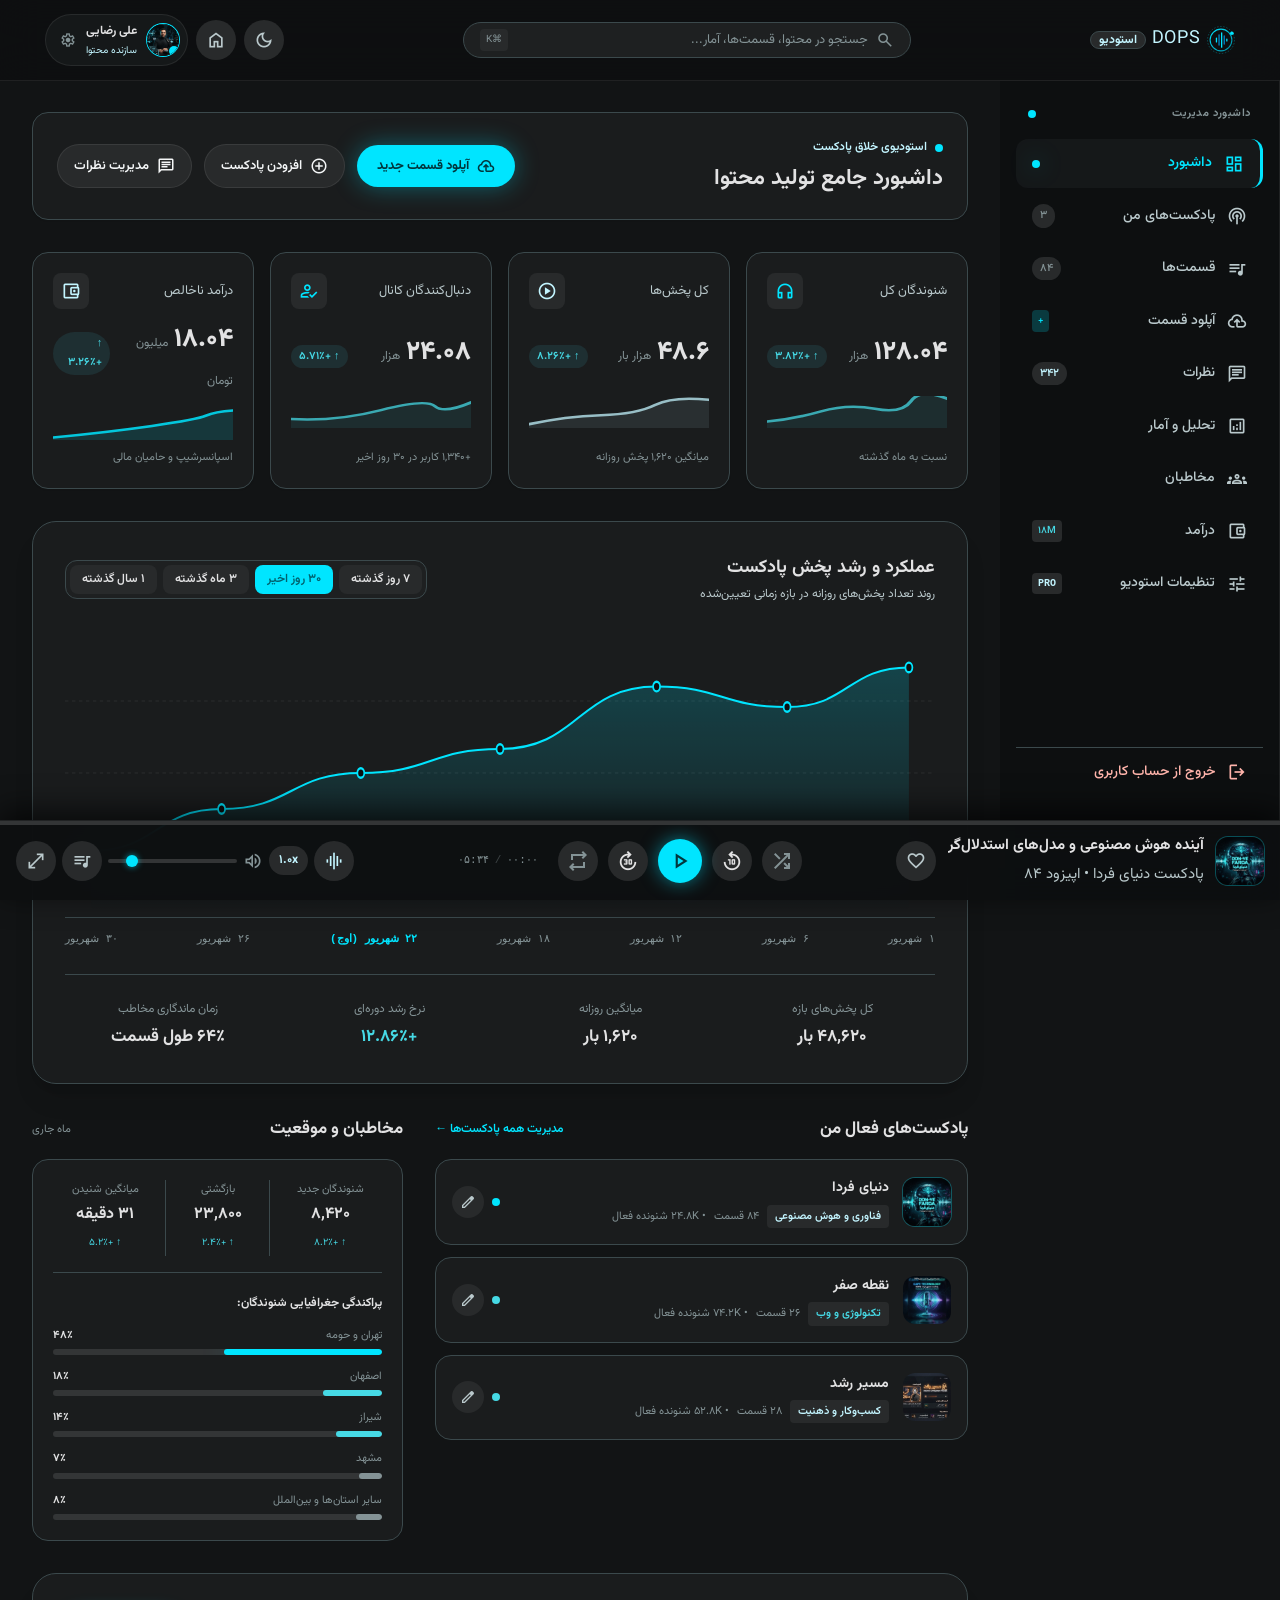
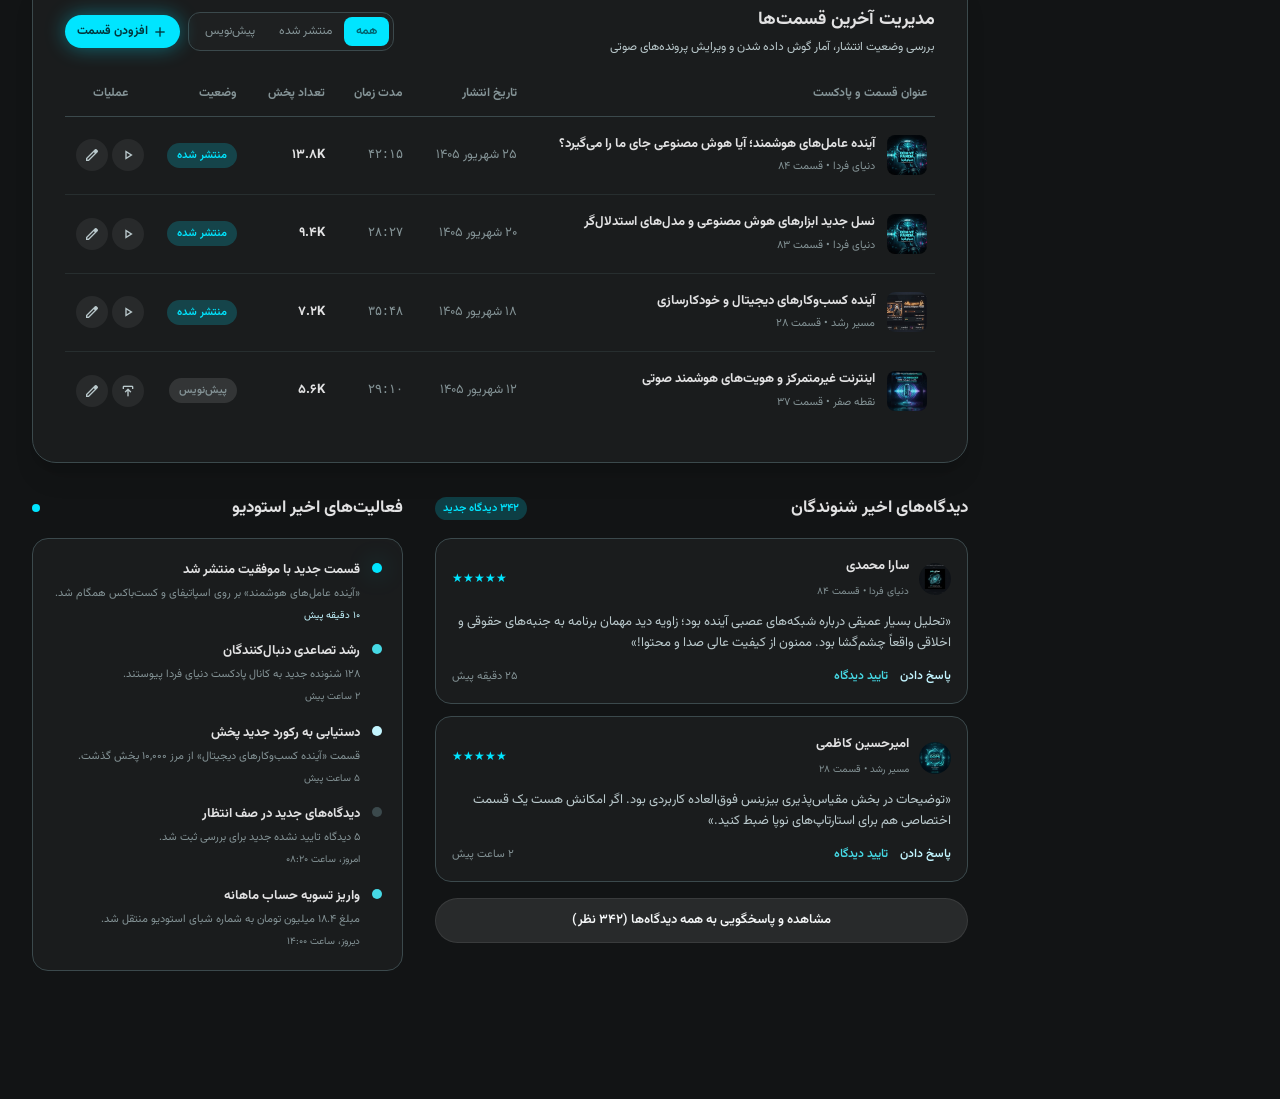
<file: creator-dashboard.html>
<!DOCTYPE html>
<html lang="fa" dir="rtl" class="dark">
<head>
  <link rel="icon" type="image/svg+xml" href="assets/images/logo/favicon.svg"/>
  <link rel="alternate icon" href="favicon.ico"/>

  <meta charset="utf-8"/>
  <meta name="viewport" content="width=device-width, initial-scale=1.0"/>
  <title>استودیو سازندگان و تحلیل آمار — داپس (DOPS)</title>
  <meta name="description" content="داشبورد جامع تولید محتوا، آمار شنوندگان، مدیریت پادکست‌ها و درآمد در استودیو داپس."/>

  <!-- Local Typography & Design System -->
  <link rel="stylesheet" href="assets/css/vazirmatn.css"/>
  <link rel="stylesheet" href="assets/css/style.css"/>
  <link rel="stylesheet" href="assets/css/animations.css"/>

  <!-- Theme Bootstrapper -->
  <script src="assets/js/dops-theme.js"></script>
</head>
<body class="bg-surface font-body-md text-on-surface antialiased selection:bg-primary selection:text-on-primary">

  <!-- ========================================================================
       1. CREATOR DASHBOARD HEADER
       ======================================================================== -->
  <header class="fixed top-0 inset-x-0 z-50 glass-header">
    <div class="w-full flex items-center justify-between dashboard-header-inner">
      
      <!-- Right: Logo & Studio Badge -->
      <div class="flex items-center gap-2 sm:gap-4 shrink-0">
        <a href="index.html" class="flex items-center gap-1.5 sm:gap-2 text-decoration-none group shrink-0" aria-label="داپس صفحه اصلی">
          <div class="relative w-7 h-7 sm:w-8 sm:h-8 shrink-0 flex items-center justify-center">
            <img src="assets/images/logo/logo-icon.svg" alt="لوگوی رسمی داپس (DOPS)" width="32" height="32" class="w-full h-full object-contain" />
          </div>
          <span class="font-headline font-black text-[18px] sm:text-[20px] tracking-wider text-primary leading-none select-none">DOPS</span>
          <span class="dashboard-role-badge bg-surface-container-high text-primary border border-outline-variant">استودیو</span>
        </a>
      </div>

      <!-- Center: Search in studio -->
      <div class="hidden md:flex items-center flex-1 max-w-md mx-4 bg-surface-container rounded-full px-4 py-1.5 border border-outline-variant">
        <span class="material-symbols-outlined text-outline text-[18px] ml-2">search</span>
        <input type="text" class="bg-transparent text-[13px] text-on-surface placeholder:text-outline outline-none w-full" placeholder="جستجو در محتوا، قسمت‌ها، آمار..." name="search"/>
        <span class="text-[10px] text-outline bg-surface-container-high px-1.5 py-0.5 rounded">⌘K</span>
      </div>

      <!-- Left: Theme, Notifications, Profile -->
      <div class="flex items-center gap-2 sm:gap-3 shrink-0">
        <button type="button" class="theme-toggle-btn btn-icon dashboard-header-action-theme" aria-label="تغییر حالت تیره و روشن">
          <span class="material-symbols-outlined theme-toggle-icon text-[20px]">dark_mode</span>
        </button>

        <a href="index.html" class="btn-icon dashboard-header-action-home" title="مشاهده وبسایت" aria-label="مشاهده وبسایت">
          <span class="material-symbols-outlined text-[20px]">home</span>
        </a>

        <button type="button" class="dashboard-profile-pill" data-modal-open="studio-settings-modal" title="تنظیمات استودیو و کانال">
          <div class="relative w-8 h-8 rounded-full overflow-hidden ring-1 ring-primary-container shrink-0">
            <img src="assets/images/avatars/host-ali-rezaei.png" alt="علی رضایی" class="w-full h-full object-cover"/>
            <span class="absolute bottom-0 right-0 w-2.5 h-2.5 rounded-full bg-primary-container ring-1 ring-surface"></span>
          </div>
          <div class="hidden sm:flex flex-col text-right">
            <span class="text-[12px] font-bold text-on-surface">علی رضایی</span>
            <span class="text-[10px] text-primary">سازنده محتوا</span>
          </div>
          <span class="material-symbols-outlined text-[16px] text-outline mr-0.5 hidden sm:inline">settings</span>
        </button>

        <button type="button" class="lg:hidden btn-icon shrink-0" data-sidebar-toggle aria-label="منوی داشبورد">
          <span class="material-symbols-outlined text-[22px]">menu</span>
        </button>
      </div>

    </div>
  </header>

  <!-- Mobile Sidebar Backdrop -->
  <div id="sidebar-backdrop" class="fixed inset-0 bg-black/70 backdrop-blur-sm z-[80] opacity-0 pointer-events-none transition-opacity duration-300"></div>

  <!-- ========================================================================
       2. CREATOR DASHBOARD BODY (RTL: SIDEBAR ON RIGHT, CONTENT ON LEFT)
       ======================================================================== -->
  <div class="pt-20 flex min-h-screen">
    
    <!-- RIGHT SIDEBAR (CREATOR NAVIGATION) -->
    <aside class="dashboard-sidebar z-[90]">
      <div>
        <div class="px-3 mb-4 flex items-center justify-between">
          <span class="text-[11px] font-bold text-outline uppercase tracking-wider">داشبورد مدیریت</span>
          <div class="flex items-center gap-2">
            <span class="w-2 h-2 rounded-full bg-primary-container animate-pulse"></span>
            <button type="button" class="lg:hidden btn-icon w-7 h-7 text-outline hover:text-on-surface" data-sidebar-toggle aria-label="بستن منو">
              <span class="material-symbols-outlined text-[18px]">close</span>
            </button>
          </div>
        </div>

        <nav class="space-y-1">
          <a href="creator-dashboard.html" class="sidebar-link active">
            <div class="flex items-center gap-3">
              <span class="material-symbols-outlined text-[20px]">dashboard</span>
              <span>داشبورد</span>
            </div>
            <span class="w-2 h-2 rounded-full bg-primary-container shadow-glow"></span>
          </a>

          <a href="#podcasts" class="sidebar-link">
            <div class="flex items-center gap-3">
              <span class="material-symbols-outlined text-[20px]">podcasts</span>
              <span>پادکست‌های من</span>
            </div>
            <span class="text-[11px] px-2 py-0.5 rounded-full bg-surface-container-high text-outline">۳</span>
          </a>

          <a href="#episodes" class="sidebar-link">
            <div class="flex items-center gap-3">
              <span class="material-symbols-outlined text-[20px]">queue_music</span>
              <span>قسمت‌ها</span>
            </div>
            <span class="text-[11px] px-2 py-0.5 rounded-full bg-surface-container-high text-outline">۸۴</span>
          </a>

          <a href="#upload" class="sidebar-link" data-modal-open="upload-episode-modal">
            <div class="flex items-center gap-3">
              <span class="material-symbols-outlined text-[20px]">cloud_upload</span>
              <span>آپلود قسمت</span>
            </div>
            <span class="text-[10px] px-1.5 py-0.5 rounded bg-primary-container/20 text-primary-container font-semibold">+</span>
          </a>

          <a href="#comments" class="sidebar-link">
            <div class="flex items-center gap-3">
              <span class="material-symbols-outlined text-[20px]">chat</span>
              <span>نظرات</span>
            </div>
            <span class="text-[11px] px-2 py-0.5 rounded-full bg-surface-container-high text-primary font-semibold">۳۴۲</span>
          </a>

          <a href="#analytics" class="sidebar-link">
            <div class="flex items-center gap-3">
              <span class="material-symbols-outlined text-[20px]">analytics</span>
              <span>تحلیل و آمار</span>
            </div>
          </a>

          <a href="#audience" class="sidebar-link">
            <div class="flex items-center gap-3">
              <span class="material-symbols-outlined text-[20px]">groups</span>
              <span>مخاطبان</span>
            </div>
          </a>

          <a href="#revenue" class="sidebar-link">
            <div class="flex items-center gap-3">
              <span class="material-symbols-outlined text-[20px]">account_balance_wallet</span>
              <span>درآمد</span>
            </div>
            <span class="text-[10px] px-1.5 py-0.5 rounded bg-surface-container-high text-secondary">۱۸M</span>
          </a>

          <a href="#" class="sidebar-link" data-modal-open="studio-settings-modal">
            <div class="flex items-center gap-3">
              <span class="material-symbols-outlined text-[20px]">tune</span>
              <span>تنظیمات استودیو</span>
            </div>
            <span class="text-[10px] px-1.5 py-0.5 rounded bg-surface-container-high text-primary font-mono font-bold">PRO</span>
          </a>

          <!-- Mobile Drawer Access: Home & Theme Toggle (Transferred from header) -->
          <a href="index.html" class="sidebar-link lg:hidden">
            <div class="flex items-center gap-3">
              <span class="material-symbols-outlined text-[20px]">home</span>
              <span>صفحه اصلی وبسایت</span>
            </div>
            <span class="material-symbols-outlined text-[16px] text-outline">arrow_back</span>
          </a>

          <button type="button" class="theme-toggle-btn sidebar-link w-full text-right cursor-pointer lg:hidden" aria-label="تغییر حالت تیره و روشن">
            <div class="flex items-center gap-3">
              <span class="material-symbols-outlined theme-toggle-icon text-[20px]">dark_mode</span>
              <span>تغییر پوسته (شب / روز)</span>
            </div>
            <span class="text-[10px] px-2 py-0.5 rounded-full bg-surface-container-high text-primary font-medium">پوسته</span>
          </button>
        </nav>
      </div>

      <div class="pt-4 border-t border-outline-variant">
        <a href="index.html" class="sidebar-link text-error hover:bg-surface-container-high" onclick="window.dopsToast('با موفقیت خارج شدید');">
          <div class="flex items-center gap-3">
            <span class="material-symbols-outlined text-[20px]">logout</span>
            <span>خروج از حساب کاربری</span>
          </div>
        </a>
      </div>
    </aside>

    <!-- LEFT MAIN CONTENT STREAM -->
    <main class="flex-1 p-4 lg:p-8 max-w-full overflow-hidden pb-48 lg:pb-56">
      
      <!-- 1. Header Studio Banner & Quick Actions -->
      <div class="flex flex-col sm:flex-row sm:items-center justify-between gap-4 p-6 rounded-2xl bg-surface-container-low border border-outline-variant shadow-sm mb-8">
        <div>
          <div class="flex items-center gap-2 mb-1">
            <span class="w-2 h-2 rounded-full bg-primary-container"></span>
            <span class="text-[12px] font-semibold text-primary">استودیوی خلاق پادکست</span>
          </div>
          <h1 class="font-headline-md font-bold text-on-surface text-[22px]">داشبورد جامع تولید محتوا</h1>
        </div>

        <div class="flex flex-wrap items-center gap-3">
          <button id="upload" type="button" class="btn-primary text-[13px] py-2.5 px-5 flex items-center gap-2 shadow-glow" data-modal-open="upload-episode-modal">
            <span class="material-symbols-outlined text-[18px]">cloud_upload</span>
            <span>آپلود قسمت جدید</span>
          </button>

          <button type="button" class="btn-secondary text-[13px] py-2.5 px-4 flex items-center gap-2" data-modal-open="add-podcast-modal">
            <span class="material-symbols-outlined text-[18px]">add_circle</span>
            <span>افزودن پادکست</span>
          </button>

          <a href="#comments" class="btn-secondary text-[13px] py-2.5 px-4 flex items-center gap-2">
            <span class="material-symbols-outlined text-[18px]">chat</span>
            <span>مدیریت نظرات</span>
          </a>
        </div>
      </div>

      <!-- 2. FOUR METRIC CARDS WITH SPARKLINES -->
      <section class="grid grid-cols-1 sm:grid-cols-2 lg:grid-cols-4 gap-4 mb-8">
        
        <!-- Metric 1: Total Listeners -->
        <div class="p-5 rounded-2xl bg-surface-container-low border border-outline-variant flex flex-col justify-between shadow-sm">
          <div class="flex items-center justify-between text-[13px] text-on-surface-variant mb-3">
            <span>شنوندگان کل</span>
            <div class="w-9 h-9 rounded-lg bg-surface-container-high flex items-center justify-center text-primary-container">
              <span class="material-symbols-outlined text-[20px]">headphones</span>
            </div>
          </div>
          <div class="flex items-baseline justify-between mb-3">
            <span class="font-headline-lg font-extrabold text-on-surface text-[26px]">۱۲۸.۰۴ <span class="text-[12px] text-outline font-normal">هزار</span></span>
            <span class="text-[11px] font-semibold text-secondary bg-secondary/10 px-2 py-0.5 rounded-full">↑ +۳.۸۲٪</span>
          </div>
          <!-- Sparkline SVG -->
          <div class="w-full h-8">
            <svg class="w-full h-full text-secondary opacity-75" preserveAspectRatio="none" viewBox="0 0 100 25">
              <path d="M0,20 Q15,18 30,12 T60,10 T80,4 T100,2" fill="none" stroke="currentColor" stroke-linecap="round" stroke-width="2"></path>
              <path d="M0,20 Q15,18 30,12 T60,10 T80,4 T100,2 L100,25 L0,25 Z" fill="currentColor" fill-opacity="0.12"></path>
            </svg>
          </div>
          <span class="text-[11px] text-outline mt-2">نسبت به ماه گذشته</span>
        </div>

        <!-- Metric 2: Total Plays -->
        <div class="p-5 rounded-2xl bg-surface-container-low border border-outline-variant flex flex-col justify-between shadow-sm">
          <div class="flex items-center justify-between text-[13px] text-on-surface-variant mb-3">
            <span>کل پخش‌ها</span>
            <div class="w-9 h-9 rounded-lg bg-surface-container-high flex items-center justify-center text-primary">
              <span class="material-symbols-outlined text-[20px]">play_circle</span>
            </div>
          </div>
          <div class="flex items-baseline justify-between mb-3">
            <span class="font-headline-lg font-extrabold text-on-surface text-[26px]">۴۸.۶ <span class="text-[12px] text-outline font-normal">هزار بار</span></span>
            <span class="text-[11px] font-semibold text-secondary bg-secondary/10 px-2 py-0.5 rounded-full">↑ +۸.۲۶٪</span>
          </div>
          <!-- Sparkline SVG -->
          <div class="w-full h-8">
            <svg class="w-full h-full text-primary opacity-75" preserveAspectRatio="none" viewBox="0 0 100 25">
              <path d="M0,22 Q20,16 40,15 T70,7 T100,3" fill="none" stroke="currentColor" stroke-linecap="round" stroke-width="2"></path>
              <path d="M0,22 Q20,16 40,15 T70,7 T100,3 L100,25 L0,25 Z" fill="currentColor" fill-opacity="0.12"></path>
            </svg>
          </div>
          <span class="text-[11px] text-outline mt-2">میانگین ۱,۶۲۰ پخش روزانه</span>
        </div>

        <!-- Metric 3: Followers -->
        <div class="p-5 rounded-2xl bg-surface-container-low border border-outline-variant flex flex-col justify-between shadow-sm">
          <div class="flex items-center justify-between text-[13px] text-on-surface-variant mb-3">
            <span>دنبال‌کنندگان کانال</span>
            <div class="w-9 h-9 rounded-lg bg-surface-container-high flex items-center justify-center text-primary-container">
              <span class="material-symbols-outlined text-[20px]">how_to_reg</span>
            </div>
          </div>
          <div class="flex items-baseline justify-between mb-3">
            <span class="font-headline-lg font-extrabold text-on-surface text-[26px]">۲۴.۰۸ <span class="text-[12px] text-outline font-normal">هزار</span></span>
            <span class="text-[11px] font-semibold text-secondary bg-secondary/10 px-2 py-0.5 rounded-full">↑ +۵.۷۱٪</span>
          </div>
          <!-- Sparkline SVG -->
          <div class="w-full h-8">
            <svg class="w-full h-full text-secondary opacity-75" preserveAspectRatio="none" viewBox="0 0 100 25">
              <path d="M0,18 Q25,20 50,11 T80,8 T100,5" fill="none" stroke="currentColor" stroke-linecap="round" stroke-width="2"></path>
              <path d="M0,18 Q25,20 50,11 T80,8 T100,5 L100,25 L0,25 Z" fill="currentColor" fill-opacity="0.12"></path>
            </svg>
          </div>
          <span class="text-[11px] text-outline mt-2">+۱,۳۴۰ کاربر در ۳۰ روز اخیر</span>
        </div>

        <!-- Metric 4: Revenue -->
        <div id="revenue" class="p-5 rounded-2xl bg-surface-container-low border border-outline-variant flex flex-col justify-between shadow-sm">
          <div class="flex items-center justify-between text-[13px] text-on-surface-variant mb-3">
            <span>درآمد ناخالص</span>
            <div class="w-9 h-9 rounded-lg bg-surface-container-high flex items-center justify-center text-primary">
              <span class="material-symbols-outlined text-[20px]">account_balance_wallet</span>
            </div>
          </div>
          <div class="flex items-baseline justify-between mb-3">
            <span class="font-headline-lg font-extrabold text-on-surface text-[26px]">۱۸.۰۴ <span class="text-[12px] text-outline font-normal">میلیون تومان</span></span>
            <span class="text-[11px] font-semibold text-secondary bg-secondary/10 px-2 py-0.5 rounded-full">↑ +۳.۲۶٪</span>
          </div>
          <!-- Sparkline SVG -->
          <div class="w-full h-8">
            <svg class="w-full h-full text-primary-container opacity-85" preserveAspectRatio="none" viewBox="0 0 100 25">
              <path d="M0,23 Q30,19 55,14 T85,6 T100,2" fill="none" stroke="currentColor" stroke-linecap="round" stroke-width="2"></path>
              <path d="M0,23 Q30,19 55,14 T85,6 T100,2 L100,25 L0,25 Z" fill="currentColor" fill-opacity="0.16"></path>
            </svg>
          </div>
          <span class="text-[11px] text-outline mt-2">اسپانسرشیپ و حامیان مالی</span>
        </div>

      </section>

      <!-- 3. INTERACTIVE ANALYTICS CHART -->
      <section id="analytics" class="p-6 lg:p-8 rounded-3xl bg-surface-container-low border border-outline-variant shadow-xl mb-8">
        
        <!-- Chart Header & Time Period Filters -->
        <div class="flex flex-col sm:flex-row sm:items-center justify-between gap-4 mb-6">
          <div>
            <h3 class="font-headline-sm font-bold text-on-surface text-[18px]">عملکرد و رشد پخش پادکست</h3>
            <p class="text-[12px] text-on-surface-variant mt-0.5">روند تعداد پخش‌های روزانه در بازه زمانی تعیین‌شده</p>
          </div>

          <!-- Timeframe Pills -->
          <div class="flex items-center gap-1.5 bg-surface-container p-1 rounded-xl border border-outline-variant">
            <button type="button" class="px-3 py-1 rounded-lg text-[12px] font-semibold bg-surface-container-high text-on-surface transition-colors" data-chart-period="7d">
              ۷ روز گذشته
            </button>
            <button type="button" class="px-3 py-1 rounded-lg text-[12px] font-semibold bg-primary-container text-on-primary-container active transition-colors" data-chart-period="30d">
              ۳۰ روز اخیر
            </button>
            <button type="button" class="px-3 py-1 rounded-lg text-[12px] font-semibold bg-surface-container-high text-on-surface transition-colors" data-chart-period="3m">
              ۳ ماه گذشته
            </button>
            <button type="button" class="px-3 py-1 rounded-lg text-[12px] font-semibold bg-surface-container-high text-on-surface transition-colors" data-chart-period="1y">
              ۱ سال گذشته
            </button>
          </div>
        </div>

        <!-- Glowing SVG Interactive Chart Canvas -->
        <div class="relative w-full h-64 sm:h-72">
          <!-- Floating Interactive Tooltip -->
          <div id="chart-tooltip" class="absolute z-20 pointer-events-none p-2 rounded-xl bg-surface-container-lowest border border-primary-container/40 shadow-xl opacity-0 transition-opacity duration-200 text-center min-w-[110px] transform -translate-x-1/2 -translate-y-full">
            <!-- Rendered by dops-charts.js -->
          </div>

          <svg class="w-full h-full overflow-visible" viewBox="0 0 1000 240" preserveAspectRatio="none">
            <defs>
              <linearGradient id="chartGrad" x1="0" y1="0" x2="0" y2="1">
                <stop offset="0%" stop-color="var(--color-primary)" stop-opacity="0.2"/>
                <stop offset="100%" stop-color="var(--color-primary)" stop-opacity="0.0"/>
              </linearGradient>
            </defs>

            <!-- Metronic Style Thin Grid lines -->
            <line x1="0" y1="60" x2="1000" y2="60" stroke="var(--border-subtle)" stroke-dasharray="4,4" stroke-width="1"/>
            <line x1="0" y1="120" x2="1000" y2="120" stroke="var(--border-subtle)" stroke-dasharray="4,4" stroke-width="1"/>
            <line x1="0" y1="180" x2="1000" y2="180" stroke="var(--border-subtle)" stroke-dasharray="4,4" stroke-width="1"/>

            <!-- Area Path with Subtle Gradient -->
            <path id="chart-area-path" fill="url(#chartGrad)"></path>

            <!-- Metronic Spline Curve Line (Clean 2px non-scaling stroke) -->
            <path id="chart-curve-path" fill="none" stroke="var(--color-primary)" stroke-width="2" stroke-linecap="round" stroke-linejoin="round" vector-effect="non-scaling-stroke"></path>

            <!-- Interactive Points Container -->
            <g id="chart-points-container"></g>
          </svg>
        </div>

        <!-- Date Indicators Underneath -->
        <div class="flex items-center justify-between text-[11px] font-mono text-outline pt-3 border-t border-outline-variant">
          <span>۱ شهریور</span>
          <span>۶ شهریور</span>
          <span>۱۲ شهریور</span>
          <span>۱۸ شهریور</span>
          <span class="text-primary-container font-bold">۲۲ شهریور (اوج)</span>
          <span>۲۶ شهریور</span>
          <span>۳۰ شهریور</span>
        </div>

        <!-- Summary Under Chart -->
        <div class="grid grid-cols-2 sm:grid-cols-4 gap-4 pt-6 mt-6 border-t border-outline-variant text-center">
          <div>
            <div class="text-[12px] text-outline mb-1">کل پخش‌های بازه</div>
            <div id="stat-total-plays" class="font-headline-sm font-bold text-on-surface text-[17px]">۴۸,۶۲۰ بار</div>
          </div>
          <div>
            <div class="text-[12px] text-outline mb-1">میانگین روزانه</div>
            <div id="stat-avg-plays" class="font-headline-sm font-bold text-on-surface text-[17px]">۱,۶۲۰ بار</div>
          </div>
          <div>
            <div class="text-[12px] text-outline mb-1">نرخ رشد دوره‌ای</div>
            <div id="stat-growth-rate" class="font-headline-sm font-bold text-secondary text-[17px]">+۱۲.۸۶٪</div>
          </div>
          <div>
            <div class="text-[12px] text-outline mb-1">زمان ماندگاری مخاطب</div>
            <div id="stat-retention" class="font-headline-sm font-bold text-on-surface text-[17px]">۶۴٪ طول قسمت</div>
          </div>
        </div>

      </section>

      <!-- 4. ACTIVE PODCASTS & AUDIENCE BREAKDOWN SPLIT -->
      <section class="grid grid-cols-1 lg:grid-cols-12 gap-8 mb-8">
        
        <!-- Active Podcasts (7 cols) -->
        <div id="podcasts" class="lg:col-span-7 space-y-4">
          <div class="flex items-center justify-between">
            <h3 class="font-headline-sm font-bold text-on-surface text-[17px]">پادکست‌های فعال من</h3>
            <a href="podcast.html" class="text-[12px] text-primary-container font-semibold hover:underline">مدیریت همه پادکست‌ها ←</a>
          </div>

          <div class="space-y-3">
            <div class="p-4 rounded-2xl bg-surface-container-low border border-outline-variant flex items-center justify-between">
              <div class="flex items-center gap-3.5">
                <img src="assets/images/podcasts/donye-farda.png" alt="دنیای فردا" class="w-12 h-12 rounded-xl object-cover ring-1 ring-primary-container/30"/>
                <div>
                  <h4 class="text-[14px] font-bold text-on-surface">دنیای فردا</h4>
                  <div class="flex items-center gap-2 text-[11px] text-outline mt-1">
                    <span class="px-2 py-0.5 rounded bg-surface-container-high text-primary font-semibold">فناوری و هوش مصنوعی</span>
                    <span>۸۴ قسمت</span>
                    <span>• ۲۴.۸K شنونده فعال</span>
                  </div>
                </div>
              </div>
              <div class="flex items-center gap-2">
                <span class="w-2 h-2 rounded-full bg-primary-container animate-pulse" title="در حال پخش"></span>
                <button type="button" class="btn-icon w-8 h-8" title="ویرایش پادکست" onclick="window.dopsToast('ویرایش دنیای فردا');"><span class="material-symbols-outlined text-[16px]">edit</span></button>
              </div>
            </div>

            <div class="p-4 rounded-2xl bg-surface-container-low border border-outline-variant flex items-center justify-between">
              <div class="flex items-center gap-3.5">
                <img src="assets/images/podcasts/cover-noghteh-sefr.png" alt="نقطه صفر" class="w-12 h-12 rounded-xl object-cover"/>
                <div>
                  <h4 class="text-[14px] font-bold text-on-surface">نقطه صفر</h4>
                  <div class="flex items-center gap-2 text-[11px] text-outline mt-1">
                    <span class="px-2 py-0.5 rounded bg-surface-container-high text-secondary font-semibold">تکنولوژی و وب</span>
                    <span>۲۶ قسمت</span>
                    <span>• ۷۴.۲K شنونده فعال</span>
                  </div>
                </div>
              </div>
              <div class="flex items-center gap-2">
                <span class="w-2 h-2 rounded-full bg-secondary" title="فعال"></span>
                <button type="button" class="btn-icon w-8 h-8" title="ویرایش پادکست" onclick="window.dopsToast('ویرایش نقطه صفر');"><span class="material-symbols-outlined text-[16px]">edit</span></button>
              </div>
            </div>

            <div class="p-4 rounded-2xl bg-surface-container-low border border-outline-variant flex items-center justify-between">
              <div class="flex items-center gap-3.5">
                <img src="assets/images/podcasts/cover-masire-roshd.png" alt="مسیر رشد" class="w-12 h-12 rounded-xl object-cover"/>
                <div>
                  <h4 class="text-[14px] font-bold text-on-surface">مسیر رشد</h4>
                  <div class="flex items-center gap-2 text-[11px] text-outline mt-1">
                    <span class="px-2 py-0.5 rounded bg-surface-container-high text-primary font-semibold">کسب‌وکار و ذهنیت</span>
                    <span>۲۸ قسمت</span>
                    <span>• ۵۲.۸K شنونده فعال</span>
                  </div>
                </div>
              </div>
              <div class="flex items-center gap-2">
                <span class="w-2 h-2 rounded-full bg-secondary" title="فعال"></span>
                <button type="button" class="btn-icon w-8 h-8" title="ویرایش پادکست" onclick="window.dopsToast('ویرایش مسیر رشد');"><span class="material-symbols-outlined text-[16px]">edit</span></button>
              </div>
            </div>
          </div>
        </div>

        <!-- Audience Breakdown (5 cols) -->
        <div id="audience" class="lg:col-span-5 space-y-4">
          <div class="flex items-center justify-between">
            <h3 class="font-headline-sm font-bold text-on-surface text-[17px]">مخاطبان و موقعیت</h3>
            <span class="text-[11px] text-outline">ماه جاری</span>
          </div>

          <div class="p-5 rounded-2xl bg-surface-container-low border border-outline-variant space-y-5">
            <div class="grid grid-cols-3 gap-2 text-center pb-4 border-b border-outline-variant">
              <div>
                <div class="text-[11px] text-outline">شنوندگان جدید</div>
                <div class="text-[16px] font-bold text-on-surface mt-0.5">۸,۴۲۰</div>
                <span class="text-[10px] text-secondary">↑ +۸.۲٪</span>
              </div>
              <div class="border-x border-outline-variant">
                <div class="text-[11px] text-outline">بازگشتی</div>
                <div class="text-[16px] font-bold text-on-surface mt-0.5">۲۳,۸۰۰</div>
                <span class="text-[10px] text-secondary">↑ +۲.۴٪</span>
              </div>
              <div>
                <div class="text-[11px] text-outline">میانگین شنیدن</div>
                <div class="text-[16px] font-bold text-on-surface mt-0.5">۳۱ دقیقه</div>
                <span class="text-[10px] text-secondary">↑ +۵.۲٪</span>
              </div>
            </div>

            <!-- Geographic Bars -->
            <div class="space-y-3">
              <span class="text-[12px] font-bold text-on-surface block">پراکندگی جغرافیایی شنوندگان:</span>
              
              <div>
                <div class="flex items-center justify-between text-[11px] text-outline mb-1">
                  <span>تهران و حومه</span>
                  <span class="font-bold text-on-surface">۴۸٪</span>
                </div>
                <div class="w-full h-1.5 bg-surface-container-highest rounded-full overflow-hidden">
                  <div class="h-full bg-primary-container rounded-full w-[48%] shadow-glow"></div>
                </div>
              </div>

              <div>
                <div class="flex items-center justify-between text-[11px] text-outline mb-1">
                  <span>اصفهان</span>
                  <span class="font-bold text-on-surface">۱۸٪</span>
                </div>
                <div class="w-full h-1.5 bg-surface-container-highest rounded-full overflow-hidden">
                  <div class="h-full bg-secondary rounded-full w-[18%]"></div>
                </div>
              </div>

              <div>
                <div class="flex items-center justify-between text-[11px] text-outline mb-1">
                  <span>شیراز</span>
                  <span class="font-bold text-on-surface">۱۴٪</span>
                </div>
                <div class="w-full h-1.5 bg-surface-container-highest rounded-full overflow-hidden">
                  <div class="h-full bg-secondary rounded-full w-[14%]"></div>
                </div>
              </div>

              <div>
                <div class="flex items-center justify-between text-[11px] text-outline mb-1">
                  <span>مشهد</span>
                  <span class="font-bold text-on-surface">۷٪</span>
                </div>
                <div class="w-full h-1.5 bg-surface-container-highest rounded-full overflow-hidden">
                  <div class="h-full bg-outline rounded-full w-[7%]"></div>
                </div>
              </div>

              <div>
                <div class="flex items-center justify-between text-[11px] text-outline mb-1">
                  <span>سایر استان‌ها و بین‌الملل</span>
                  <span class="font-bold text-on-surface">۸٪</span>
                </div>
                <div class="w-full h-1.5 bg-surface-container-highest rounded-full overflow-hidden">
                  <div class="h-full bg-outline rounded-full w-[8%]"></div>
                </div>
              </div>
            </div>
          </div>
        </div>

      </section>

      <!-- 5. EPISODES MANAGEMENT TABLE -->
      <section id="episodes" class="p-6 lg:p-8 rounded-3xl bg-surface-container-low border border-outline-variant shadow-xl mb-8">
        
        <div class="flex flex-col sm:flex-row sm:items-center justify-between gap-4 mb-6">
          <div>
            <h3 class="font-headline-sm font-bold text-on-surface text-[18px]">مدیریت آخرین قسمت‌ها</h3>
            <p class="text-[12px] text-on-surface-variant mt-0.5">بررسی وضعیت انتشار، آمار گوش داده شدن و ویرایش پرونده‌های صوتی</p>
          </div>

          <div class="flex flex-wrap items-center gap-2">
            <div class="flex items-center bg-surface-container p-1 rounded-xl border border-outline-variant">
              <button type="button" class="px-3 py-1 rounded-lg text-[12px] font-semibold bg-primary-container text-on-primary-container">همه</button>
              <button type="button" class="px-3 py-1 rounded-lg text-[12px] text-outline hover:text-on-surface">منتشر شده</button>
              <button type="button" class="px-3 py-1 rounded-lg text-[12px] text-outline hover:text-on-surface">پیش‌نویس</button>
            </div>

            <button type="button" class="btn-primary text-[12px] py-1.5 px-3 flex items-center gap-1" onclick="window.dopsToast('افزودن قسمت جدید');">
              <span class="material-symbols-outlined text-[16px]">add</span>
              <span>افزودن قسمت</span>
            </button>
          </div>
        </div>

        <!-- Responsive Table Container -->
        <div class="overflow-x-auto">
          <table class="w-full text-right text-[13px] border-collapse">
            <thead>
              <tr class="border-b border-outline-variant text-outline text-[12px]">
                <th class="pb-3 pr-2 font-bold">عنوان قسمت و پادکست</th>
                <th class="pb-3 px-3 font-bold">تاریخ انتشار</th>
                <th class="pb-3 px-3 font-bold">مدت زمان</th>
                <th class="pb-3 px-3 font-bold">تعداد پخش</th>
                <th class="pb-3 px-3 font-bold">وضعیت</th>
                <th class="pb-3 pl-2 font-bold text-center">عملیات</th>
              </tr>
            </thead>
            <tbody class="divide-y divide-outline-variant/40">
              
              <!-- Row 1 -->
              <tr class="hover:bg-surface-container transition-colors">
                <td class="py-4 pr-2">
                  <div class="flex items-center gap-3">
                    <div class="w-10 h-10 rounded-lg bg-surface-container-high overflow-hidden shrink-0">
                      <img src="assets/images/podcasts/donye-farda.png" alt="دنیای فردا" class="w-full h-full object-cover"/>
                    </div>
                    <div>
                      <a href="episode.html" class="font-bold text-on-surface hover:text-primary-container transition-colors block">
                        آینده عامل‌های هوشمند؛ آیا هوش مصنوعی جای ما را می‌گیرد؟
                      </a>
                      <span class="text-[11px] text-outline">دنیای فردا • قسمت ۸۴</span>
                    </div>
                  </div>
                </td>
                <td class="py-4 px-3 text-outline">۲۵ شهریور ۱۴۰۵</td>
                <td class="py-4 px-3 font-mono text-outline">۴۲:۱۵</td>
                <td class="py-4 px-3 font-bold text-on-surface">۱۳.۸K</td>
                <td class="py-4 px-3">
                  <span class="px-2.5 py-1 rounded-full bg-primary-container/20 text-primary-container text-[11px] font-semibold">منتشر شده</span>
                </td>
                <td class="py-4 pl-2 text-center">
                  <div class="flex items-center justify-center gap-1">
                    <button type="button" class="btn-icon w-8 h-8 play-episode-btn" data-podcast-play="true"><span class="material-symbols-outlined text-[16px]">play_arrow</span></button>
                    <button type="button" class="btn-icon w-8 h-8" onclick="window.dopsToast('ویرایش قسمت');"><span class="material-symbols-outlined text-[16px]">edit</span></button>
                  </div>
                </td>
              </tr>

              <!-- Row 2 -->
              <tr class="hover:bg-surface-container transition-colors">
                <td class="py-4 pr-2">
                  <div class="flex items-center gap-3">
                    <div class="w-10 h-10 rounded-lg bg-surface-container-high overflow-hidden shrink-0">
                      <img src="assets/images/podcasts/donye-farda.png" alt="دنیای فردا" class="w-full h-full object-cover"/>
                    </div>
                    <div>
                      <a href="episode.html" class="font-bold text-on-surface hover:text-primary-container transition-colors block">
                        نسل جدید ابزارهای هوش مصنوعی و مدل‌های استدلال‌گر
                      </a>
                      <span class="text-[11px] text-outline">دنیای فردا • قسمت ۸۳</span>
                    </div>
                  </div>
                </td>
                <td class="py-4 px-3 text-outline">۲۰ شهریور ۱۴۰۵</td>
                <td class="py-4 px-3 font-mono text-outline">۲۸:۲۷</td>
                <td class="py-4 px-3 font-bold text-on-surface">۹.۴K</td>
                <td class="py-4 px-3">
                  <span class="px-2.5 py-1 rounded-full bg-primary-container/20 text-primary-container text-[11px] font-semibold">منتشر شده</span>
                </td>
                <td class="py-4 pl-2 text-center">
                  <div class="flex items-center justify-center gap-1">
                    <button type="button" class="btn-icon w-8 h-8 play-episode-btn" data-podcast-play="true"><span class="material-symbols-outlined text-[16px]">play_arrow</span></button>
                    <button type="button" class="btn-icon w-8 h-8" onclick="window.dopsToast('ویرایش قسمت');"><span class="material-symbols-outlined text-[16px]">edit</span></button>
                  </div>
                </td>
              </tr>

              <!-- Row 3 -->
              <tr class="hover:bg-surface-container transition-colors">
                <td class="py-4 pr-2">
                  <div class="flex items-center gap-3">
                    <div class="w-10 h-10 rounded-lg bg-surface-container-high overflow-hidden shrink-0">
                      <img src="assets/images/podcasts/cover-masire-roshd.png" alt="مسیر رشد" class="w-full h-full object-cover"/>
                    </div>
                    <div>
                      <a href="episode.html" class="font-bold text-on-surface hover:text-primary-container transition-colors block">
                        آینده کسب‌وکارهای دیجیتال و خودکارسازی
                      </a>
                      <span class="text-[11px] text-outline">مسیر رشد • قسمت ۲۸</span>
                    </div>
                  </div>
                </td>
                <td class="py-4 px-3 text-outline">۱۸ شهریور ۱۴۰۵</td>
                <td class="py-4 px-3 font-mono text-outline">۳۵:۴۸</td>
                <td class="py-4 px-3 font-bold text-on-surface">۷.۲K</td>
                <td class="py-4 px-3">
                  <span class="px-2.5 py-1 rounded-full bg-primary-container/20 text-primary-container text-[11px] font-semibold">منتشر شده</span>
                </td>
                <td class="py-4 pl-2 text-center">
                  <div class="flex items-center justify-center gap-1">
                    <button type="button" class="btn-icon w-8 h-8 play-episode-btn" data-podcast-play="true"><span class="material-symbols-outlined text-[16px]">play_arrow</span></button>
                    <button type="button" class="btn-icon w-8 h-8" onclick="window.dopsToast('ویرایش قسمت');"><span class="material-symbols-outlined text-[16px]">edit</span></button>
                  </div>
                </td>
              </tr>

              <!-- Row 4 -->
              <tr class="hover:bg-surface-container transition-colors">
                <td class="py-4 pr-2">
                  <div class="flex items-center gap-3">
                    <div class="w-10 h-10 rounded-lg bg-surface-container-high overflow-hidden shrink-0">
                      <img src="assets/images/podcasts/cover-noghteh-sefr.png" alt="نقطه صفر" class="w-full h-full object-cover"/>
                    </div>
                    <div>
                      <span class="font-bold text-on-surface block">
                        اینترنت غیرمتمرکز و هویت‌های هوشمند صوتی
                      </span>
                      <span class="text-[11px] text-outline">نقطه صفر • قسمت ۳۷</span>
                    </div>
                  </div>
                </td>
                <td class="py-4 px-3 text-outline">۱۲ شهریور ۱۴۰۵</td>
                <td class="py-4 px-3 font-mono text-outline">۲۹:۱۰</td>
                <td class="py-4 px-3 font-bold text-on-surface">۵.۶K</td>
                <td class="py-4 px-3">
                  <span class="px-2.5 py-1 rounded-full bg-surface-container-highest text-outline text-[11px] font-semibold">پیش‌نویس</span>
                </td>
                <td class="py-4 pl-2 text-center">
                  <div class="flex items-center justify-center gap-1">
                    <button type="button" class="btn-icon w-8 h-8" onclick="window.dopsToast('انتشار پیش‌نویس', 'success');"><span class="material-symbols-outlined text-[16px]">publish</span></button>
                    <button type="button" class="btn-icon w-8 h-8" onclick="window.dopsToast('ویرایش قسمت');"><span class="material-symbols-outlined text-[16px]">edit</span></button>
                  </div>
                </td>
              </tr>

            </tbody>
          </table>
        </div>

      </section>

      <!-- 6. COMMENTS & STUDIO RECENT ACTIVITIES -->
      <section class="grid grid-cols-1 lg:grid-cols-12 gap-8">
        
        <!-- Comments (7 cols) -->
        <div id="comments" class="lg:col-span-7 space-y-4 scroll-mt-24">
          <div class="flex items-center justify-between">
            <h3 class="font-headline-sm font-bold text-on-surface text-[17px]">دیدگاه‌های اخیر شنوندگان</h3>
            <span class="text-[11px] px-2 py-0.5 rounded-full bg-primary-container/20 text-primary-container font-semibold">۳۴۲ دیدگاه جدید</span>
          </div>

          <div class="space-y-3">
            <div class="p-4 rounded-2xl bg-surface-container-low border border-outline-variant">
              <div class="flex items-center justify-between mb-2">
                <div class="flex items-center gap-2.5">
                  <img src="assets/images/avatars/avatar-sara-mohammadi.png" alt="سارا محمدی" class="w-8 h-8 rounded-full object-cover"/>
                  <div>
                    <span class="text-[13px] font-bold text-on-surface block">سارا محمدی</span>
                    <span class="text-[10px] text-outline">دنیای فردا • قسمت ۸۴</span>
                  </div>
                </div>
                <div class="flex items-center text-primary-container text-[12px]">
                  ★★★★★
                </div>
              </div>
              <p class="text-[13px] text-on-surface-variant leading-relaxed mb-3">
                «تحلیل بسیار عمیقی درباره شبکه‌های عصبی آینده بود؛ زاویه دید مهمان برنامه به جنبه‌های حقوقی و اخلاقی واقعاً چشم‌گشا بود. ممنون از کیفیت عالی صدا و محتوا!»
              </p>
              <div class="flex items-center gap-3 text-[12px]">
                <button type="button" class="text-primary font-semibold hover:underline" onclick="window.dopsToast('پاسخ ارسال شد', 'success')">پاسخ دادن</button>
                <button type="button" class="text-secondary font-semibold hover:underline" onclick="window.dopsToast('دیدگاه تایید شد', 'success')">تایید دیدگاه</button>
                <span class="text-outline text-[11px] mr-auto">۲۵ دقیقه پیش</span>
              </div>
            </div>

            <div class="p-4 rounded-2xl bg-surface-container-low border border-outline-variant">
              <div class="flex items-center justify-between mb-2">
                <div class="flex items-center gap-2.5">
                  <img src="assets/images/avatars/avatar-amirhossein.png" alt="امیرحسین کاظمی" class="w-8 h-8 rounded-full object-cover"/>
                  <div>
                    <span class="text-[13px] font-bold text-on-surface block">امیرحسین کاظمی</span>
                    <span class="text-[10px] text-outline">مسیر رشد • قسمت ۲۸</span>
                  </div>
                </div>
                <div class="flex items-center text-primary-container text-[12px]">
                  ★★★★★
                </div>
              </div>
              <p class="text-[13px] text-on-surface-variant leading-relaxed mb-3">
                «توضیحات در بخش مقیاس‌پذیری بیزینس فوق‌العاده کاربردی بود. اگر امکانش هست یک قسمت اختصاصی هم برای استارتاپ‌های نوپا ضبط کنید.»
              </p>
              <div class="flex items-center gap-3 text-[12px]">
                <button type="button" class="text-primary font-semibold hover:underline" onclick="window.dopsToast('پاسخ ارسال شد', 'success')">پاسخ دادن</button>
                <button type="button" class="text-secondary font-semibold hover:underline" onclick="window.dopsToast('دیدگاه تایید شد', 'success')">تایید دیدگاه</button>
                <span class="text-outline text-[11px] mr-auto">۲ ساعت پیش</span>
              </div>
            </div>
          </div>

          <button type="button" class="btn-secondary w-full justify-center text-[13px] py-2.5" onclick="window.dopsToast('آرشیو کامل نظرات');">
            مشاهده و پاسخگویی به همه دیدگاه‌ها (۳۴۲ نظر)
          </button>
        </div>

        <!-- Studio Recent Activities (5 cols) -->
        <div class="lg:col-span-5 space-y-4">
          <div class="flex items-center justify-between">
            <h3 class="font-headline-sm font-bold text-on-surface text-[17px]">فعالیت‌های اخیر استودیو</h3>
            <span class="w-2 h-2 rounded-full bg-primary-container"></span>
          </div>

          <div class="p-5 rounded-2xl bg-surface-container-low border border-outline-variant space-y-4">
            <div class="flex items-start gap-3">
              <span class="w-2.5 h-2.5 rounded-full bg-primary-container mt-1 shrink-0 shadow-glow"></span>
              <div>
                <div class="text-[13px] font-bold text-on-surface">قسمت جدید با موفقیت منتشر شد</div>
                <p class="text-[11px] text-outline mt-0.5">«آینده عامل‌های هوشمند» بر روی اسپاتیفای و کست‌باکس همگام شد.</p>
                <span class="text-[10px] text-primary mt-1 block">۱۰ دقیقه پیش</span>
              </div>
            </div>

            <div class="flex items-start gap-3">
              <span class="w-2.5 h-2.5 rounded-full bg-secondary mt-1 shrink-0"></span>
              <div>
                <div class="text-[13px] font-bold text-on-surface">رشد تصاعدی دنبال‌کنندگان</div>
                <p class="text-[11px] text-outline mt-0.5">۱۲۸ شنونده جدید به کانال پادکست دنیای فردا پیوستند.</p>
                <span class="text-[10px] text-outline mt-1 block">۲ ساعت پیش</span>
              </div>
            </div>

            <div class="flex items-start gap-3">
              <span class="w-2.5 h-2.5 rounded-full bg-primary mt-1 shrink-0"></span>
              <div>
                <div class="text-[13px] font-bold text-on-surface">دستیابی به رکورد جدید پخش</div>
                <p class="text-[11px] text-outline mt-0.5">قسمت «آینده کسب‌وکارهای دیجیتال» از مرز ۱۰,۰۰۰ پخش گذشت.</p>
                <span class="text-[10px] text-outline mt-1 block">۵ ساعت پیش</span>
              </div>
            </div>

            <div class="flex items-start gap-3">
              <span class="w-2.5 h-2.5 rounded-full bg-outline-variant mt-1 shrink-0"></span>
              <div>
                <div class="text-[13px] font-bold text-on-surface">دیدگاه‌های جدید در صف انتظار</div>
                <p class="text-[11px] text-outline mt-0.5">۵ دیدگاه تایید نشده جدید برای بررسی ثبت شد.</p>
                <span class="text-[10px] text-outline mt-1 block">امروز، ساعت ۰۸:۲۰</span>
              </div>
            </div>

            <div class="flex items-start gap-3">
              <span class="w-2.5 h-2.5 rounded-full bg-secondary mt-1 shrink-0"></span>
              <div>
                <div class="text-[13px] font-bold text-on-surface">واریز تسویه حساب ماهانه</div>
                <p class="text-[11px] text-outline mt-0.5">مبلغ ۱۸.۴ میلیون تومان به شماره شبای استودیو منتقل شد.</p>
                <span class="text-[10px] text-outline mt-1 block">دیروز، ساعت ۱۴:۰۰</span>
              </div>
            </div>
          </div>
        </div>

      </section>

        <!-- Bottom Safety Spacer for Audio Player Dock -->
        <div class="h-20 sm:h-24 w-full pointer-events-none" aria-hidden="true"></div>

    </main>

  </div>

  <!-- ========================================================================
       3. UNIVERSAL PERSISTENT BOTTOM AUDIO PLAYER DOCK
       ======================================================================== -->
  
  <!-- ========================================================================
       MODAL: UPLOAD NEW EPISODE
       ======================================================================== -->
  <div id="upload-episode-modal" class="dops-modal-backdrop">
    <div class="dops-modal-content dops-modal-lg">
      <!-- Modal Header -->
      <div class="dops-modal-header">
        <div class="flex items-center gap-3">
          <div class="w-10 h-10 rounded-xl bg-primary-container/10 flex items-center justify-center text-primary-container shrink-0">
            <span class="material-symbols-outlined text-[24px]">cloud_upload</span>
          </div>
          <div>
            <h3 class="font-headline-sm font-bold text-on-surface text-[17px] sm:text-[18px]">آپلود و انتشار قسمت جدید</h3>
            <p class="text-[12px] text-outline mt-0.5">مشخصات اپیزود و فایل صوتی را برای پخش در داپس وارد کنید</p>
          </div>
        </div>
        <button type="button" class="btn-icon" data-modal-close aria-label="بستن">
          <span class="material-symbols-outlined text-[20px]">close</span>
        </button>
      </div>

      <!-- Upload Form -->
      <form id="upload-episode-form" class="flex flex-col flex-1 min-h-0 overflow-hidden" onsubmit="event.preventDefault(); window.dopsToast('قسمت جدید با موفقیت بارگذاری و منتشر شد!', 'success'); document.getElementById('upload-episode-modal').classList.remove('open'); document.body.style.overflow='';">
        
        <div class="dops-modal-body custom-scrollbar space-y-5 text-right">
          <!-- Select Podcast Channel -->
          <div>
            <label class="block text-[13px] font-semibold text-on-surface mb-2">انتخاب کانال پادکست *</label>
            <div class="relative">
              <select class="dops-input appearance-none pl-10 pr-4 text-[13px] cursor-pointer" required>
                <option value="donye-farda">پادکست دنیای فردا (فصل پنجم)</option>
                <option value="masire-roshd">پادکست مسیر رشد (فصل دوم)</option>
                <option value="noghteh-sefr">پادکست نقطه صفر (فصل اول)</option>
              </select>
              <span class="material-symbols-outlined absolute left-3 top-1/2 -translate-y-1/2 text-outline pointer-events-none text-[20px]">expand_more</span>
            </div>
          </div>

          <!-- Episode Title -->
          <div>
            <label class="block text-[13px] font-semibold text-on-surface mb-2">عنوان قسمت *</label>
            <input type="text" class="dops-input" placeholder="مثال: اپیزود ۸۵: آینده محاسبات نورومورفیک و مغز مصنوعی" required />
          </div>

          <!-- Season & Episode Numbers -->
          <div class="grid grid-cols-2 gap-4">
            <div>
              <label class="block text-[13px] font-semibold text-on-surface mb-2">شماره فصل</label>
              <input type="number" class="dops-input" value="5" min="1" />
            </div>
            <div>
              <label class="block text-[13px] font-semibold text-on-surface mb-2">شماره قسمت</label>
              <input type="number" class="dops-input" value="85" min="1" />
            </div>
          </div>

          <!-- Audio Dropzone -->
          <div>
            <label class="block text-[13px] font-semibold text-on-surface mb-2">فایل صوتی اپیزود (Master Audio) *</label>
            <div class="border-2 border-dashed border-outline-variant hover:border-primary-container rounded-2xl p-5 sm:p-6 text-center cursor-pointer transition-colors bg-surface-container-low/50 group" onclick="document.getElementById('audio-file-input').click()">
              <input type="file" id="audio-file-input" class="hidden" accept="audio/*" onchange="var f=this.files[0]; if(f){ document.getElementById('selected-audio-info').classList.remove('hidden'); document.getElementById('audio-filename').textContent=f.name + ' (' + (f.size/(1024*1024)).toFixed(1) + ' MB)'; }" />
              <div class="w-12 h-12 rounded-full bg-surface-container-high group-hover:bg-primary-container/20 text-primary flex items-center justify-center mx-auto mb-3 transition-colors">
                <span class="material-symbols-outlined text-[28px]">audio_file</span>
              </div>
              <div class="text-[14px] font-bold text-on-surface mb-1">فایل صوتی را اینجا بکشید یا برای انتخاب کلیک کنید</div>
              <div class="text-[11px] text-outline">فرمت‌های مجاز: MP3, WAV, FLAC, M4A — حداکثر حجم: ۲۵۰ مگابایت</div>

              <div id="selected-audio-info" class="hidden mt-4 p-3 rounded-xl bg-surface-container border border-primary-container/40 flex items-center justify-between text-right">
                <div class="flex items-center gap-2">
                  <span class="material-symbols-outlined text-primary-container text-[20px]">check_circle</span>
                  <span id="audio-filename" class="text-[12px] font-semibold text-on-surface font-mono">episode-85.mp3</span>
                </div>
                <span class="text-[11px] px-2 py-0.5 rounded bg-primary-container/20 text-primary-container font-semibold">آماده پردازش</span>
              </div>
            </div>
          </div>

          <!-- Episode Description / Show Notes -->
          <div>
            <label class="block text-[13px] font-semibold text-on-surface mb-2">توضیحات و یادداشت‌های قسمت (Show Notes)</label>
            <textarea class="dops-input min-h-[90px] resize-y leading-relaxed text-[13px]" placeholder="خلاصه‌ای از موضوعات مورد بحث، منابع، زمان‌بندی مباحث و معرفی میهمانان..."></textarea>
          </div>

          <!-- Publishing Status & Schedule -->
          <div class="p-4 rounded-xl bg-surface-container-low border border-outline-variant">
            <label class="block text-[13px] font-semibold text-on-surface mb-3">وضعیت انتشار</label>
            <div class="grid grid-cols-1 sm:grid-cols-3 gap-3 text-[12px]">
              <label class="flex items-center gap-2.5 p-2.5 rounded-lg bg-surface-container cursor-pointer hover:bg-surface-container-high border border-transparent has-[:checked]:border-primary-container has-[:checked]:bg-primary-container/10">
                <input type="radio" name="publish_status" value="now" checked class="accent-primary" />
                <span class="font-medium text-on-surface">انتشار فوری</span>
              </label>
              <label class="flex items-center gap-2.5 p-2.5 rounded-lg bg-surface-container cursor-pointer hover:bg-surface-container-high border border-transparent has-[:checked]:border-primary-container has-[:checked]:bg-primary-container/10">
                <input type="radio" name="publish_status" value="draft" class="accent-primary" />
                <span class="font-medium text-on-surface">ذخیره به عنوان پیش‌نویس</span>
              </label>
              <label class="flex items-center gap-2.5 p-2.5 rounded-lg bg-surface-container cursor-pointer hover:bg-surface-container-high border border-transparent has-[:checked]:border-primary-container has-[:checked]:bg-primary-container/10">
                <input type="radio" name="publish_status" value="schedule" class="accent-primary" />
                <span class="font-medium text-on-surface">زمان‌بندی هوشمند</span>
              </label>
            </div>
          </div>

        </div>

        <!-- Modal Footer Actions -->
        <div class="dops-modal-footer">
          <button type="button" class="btn-secondary text-[13px] py-2 px-4" data-modal-close>انصراف</button>
          <button type="button" class="btn-secondary text-[13px] py-2 px-4" onclick="window.dopsToast('قسمت به صورت پیش‌نویس ذخیره شد', 'success'); document.getElementById('upload-episode-modal').classList.remove('open'); document.body.style.overflow='';">ذخیره پیش‌نویس</button>
          <button type="submit" class="btn-primary text-[13px] py-2 px-5 flex items-center gap-2 shadow-glow">
            <span class="material-symbols-outlined text-[18px]">publish</span>
            <span>بارگذاری و انتشار</span>
          </button>
        </div>
      </form>
    </div>
  </div>

  <!-- ========================================================================
       MODAL: ADD NEW PODCAST CHANNEL
       ======================================================================== -->
  <div id="add-podcast-modal" class="dops-modal-backdrop">
    <div class="dops-modal-content dops-modal-lg">
      <!-- Modal Header -->
      <div class="dops-modal-header">
        <div class="flex items-center gap-3">
          <div class="w-10 h-10 rounded-xl bg-secondary/10 flex items-center justify-center text-secondary shrink-0">
            <span class="material-symbols-outlined text-[24px]">podcasts</span>
          </div>
          <div>
            <h3 class="font-headline-sm font-bold text-on-surface text-[17px] sm:text-[18px]">ساخت کانال پادکست جدید</h3>
            <p class="text-[12px] text-outline mt-0.5">کانال رسمی خود را ایجاد کرده و شروع به اشتراک‌گذاری اپیزودها نمایید</p>
          </div>
        </div>
        <button type="button" class="btn-icon" data-modal-close aria-label="بستن">
          <span class="material-symbols-outlined text-[20px]">close</span>
        </button>
      </div>

      <!-- Add Podcast Form -->
      <form id="add-podcast-form" class="flex flex-col flex-1 min-h-0 overflow-hidden" onsubmit="event.preventDefault(); window.dopsToast('کانال پادکست با موفقیت ایجاد شد!', 'success'); document.getElementById('add-podcast-modal').classList.remove('open'); document.body.style.overflow='';">
        
        <div class="dops-modal-body custom-scrollbar space-y-5 text-right">
          <!-- Podcast Title -->
          <div>
            <label class="block text-[13px] font-semibold text-on-surface mb-2">نام پادکست *</label>
            <input type="text" class="dops-input" placeholder="مثال: رادیو آینده‌نگر" required />
          </div>

          <!-- Slug / Web Handle -->
          <div>
            <label class="block text-[13px] font-semibold text-on-surface mb-2">شناسه اختصاصی اینترنتی (Slug) *</label>
            <div class="dops-slug-group">
              <span class="dops-slug-prefix">dops.fm/</span>
              <input type="text" class="dops-slug-input" placeholder="radio-ayandeh" value="radio-ayandeh" dir="ltr" required />
            </div>
          </div>

          <!-- Category & Host -->
          <div class="grid grid-cols-1 sm:grid-cols-2 gap-4">
            <div>
              <label class="block text-[13px] font-semibold text-on-surface mb-2">دسته‌بندی موضوعی *</label>
              <select class="dops-input text-[13px]" required>
                <option value="tech">فناوری و هوش مصنوعی</option>
                <option value="business">کسب‌وکار و استارتاپ</option>
                <option value="science">علم و دانش</option>
                <option value="story">روایت و داستان‌سرایی</option>
                <option value="culture">فلسفه، هنر و جامعه</option>
              </select>
            </div>
            <div>
              <label class="block text-[13px] font-semibold text-on-surface mb-2">میزبان / صاحب اثر *</label>
              <input type="text" class="dops-input" value="علی رضایی" required />
            </div>
          </div>

          <!-- Description -->
          <div>
            <label class="block text-[13px] font-semibold text-on-surface mb-2">توضیحات و معرفی کانال</label>
            <textarea class="dops-input min-h-[90px] resize-y leading-relaxed text-[13px]" placeholder="شرحی مختصر درباره هویت این پادکست و ارزش آن برای شنوندگان..."></textarea>
          </div>

          <!-- Cover Image Dropzone -->
          <div>
            <label class="block text-[13px] font-semibold text-on-surface mb-2">تصویر کاور کانال (حداقل ۱۴۰۰x۱۴۰۰ پیکسل)</label>
            <div class="border-2 border-dashed border-outline-variant hover:border-secondary rounded-2xl p-5 text-center cursor-pointer transition-colors bg-surface-container-low/50 group" onclick="document.getElementById('podcast-cover-input').click()">
              <input type="file" id="podcast-cover-input" class="hidden" accept="image/*" />
              <div class="w-10 h-10 rounded-full bg-surface-container-high group-hover:bg-secondary/20 text-secondary flex items-center justify-center mx-auto mb-2 transition-colors">
                <span class="material-symbols-outlined text-[24px]">add_photo_alternate</span>
              </div>
              <div class="text-[13px] font-bold text-on-surface mb-0.5">آپلود کاور اختصاصی</div>
              <div class="text-[11px] text-outline">نسبت ۱:۱ مربع — فرمت‌های JPG یا PNG</div>
            </div>
          </div>

        </div>

        <!-- Modal Footer Actions -->
        <div class="dops-modal-footer">
          <button type="button" class="btn-secondary text-[13px] py-2 px-4" data-modal-close>انصراف</button>
          <button type="submit" class="btn-primary text-[13px] py-2 px-5 flex items-center gap-2 shadow-glow">
            <span class="material-symbols-outlined text-[18px]">add_circle</span>
            <span>ایجاد کانال پادکست</span>
          </button>
        </div>
      </form>
    </div>
  </div>

    <!-- ========================================================================
       MODAL: AUDIO EQUALIZER
       ======================================================================== -->
  <div id="equalizer-modal" class="dops-modal-backdrop">
    <div class="dops-modal-content dops-modal-lg">
      <!-- Modal Header -->
      <div class="dops-modal-header">
        <div class="flex items-center gap-3">
          <div class="w-10 h-10 rounded-xl bg-primary-container/10 flex items-center justify-center text-primary-container shrink-0">
            <span class="material-symbols-outlined text-[24px]">graphic_eq</span>
          </div>
          <div>
            <h3 class="font-headline-sm font-bold text-on-surface text-[17px] sm:text-[18px]">اکولایزر صوتی پیشرفته داپس</h3>
            <p class="text-[12px] text-outline mt-0.5">تنظیم فرکانس‌ها و وضوح صدای پادکست مطابق سلیقه شنیداری شما</p>
          </div>
        </div>
        <button type="button" class="btn-icon" data-modal-close aria-label="بستن">
          <span class="material-symbols-outlined text-[20px]">close</span>
        </button>
      </div>

      <!-- Equalizer Body -->
      <div class="dops-modal-body custom-scrollbar space-y-6">
        <!-- Presets Selector -->
        <div>
          <label class="block text-[12px] font-semibold text-outline mb-2">حالت‌های پیش‌فرض صوتی</label>
          <div class="grid grid-cols-3 sm:grid-cols-5 gap-2 text-[12px]" id="eq-presets">
            <button type="button" class="eq-preset-btn active p-2 rounded-xl bg-surface-container-high text-primary-container font-bold text-center border border-primary-container/40 transition-colors" data-preset="balanced">متوازن</button>
            <button type="button" class="eq-preset-btn p-2 rounded-xl bg-surface-container text-outline hover:text-on-surface text-center border border-transparent transition-colors" data-preset="vocal">وضوح گفتار</button>
            <button type="button" class="eq-preset-btn p-2 rounded-xl bg-surface-container text-outline hover:text-on-surface text-center border border-transparent transition-colors" data-preset="bass">باس عمیق</button>
            <button type="button" class="eq-preset-btn p-2 rounded-xl bg-surface-container text-outline hover:text-on-surface text-center border border-transparent transition-colors" data-preset="hifi">استودیو Hi-Fi</button>
            <button type="button" class="eq-preset-btn p-2 rounded-xl bg-surface-container text-outline hover:text-on-surface text-center border border-transparent transition-colors" data-preset="night">شنیدن شبانه</button>
          </div>
        </div>

        <!-- 5-Band Sliders Display -->
        <div class="p-6 rounded-2xl bg-surface-container-low border border-outline-variant">
          <div class="flex items-center justify-between mb-4">
            <span class="text-[12px] font-semibold text-on-surface">طیف فرکانسی (۵ کانال دسی‌بل)</span>
            <span class="text-[11px] font-mono text-primary font-bold">PRO DSP V2.4</span>
          </div>

          <div class="grid grid-cols-5 gap-3 sm:gap-6 items-end justify-items-center h-44 pb-2">
            <!-- 60 Hz -->
            <div class="flex flex-col items-center gap-2 h-full justify-end">
              <span class="text-[10px] font-mono text-primary font-bold" id="eq-val-60">+2dB</span>
              <input type="range" id="eq-slider-60" min="-12" max="12" value="2" class="eq-slider" orient="vertical" oninput="document.getElementById('eq-val-60').textContent=(this.value>0?'+':'')+this.value+'dB'"/>
              <span class="text-[11px] font-mono text-outline">60Hz</span>
            </div>
            <!-- 230 Hz -->
            <div class="flex flex-col items-center gap-2 h-full justify-end">
              <span class="text-[10px] font-mono text-primary font-bold" id="eq-val-230">+1dB</span>
              <input type="range" id="eq-slider-230" min="-12" max="12" value="1" class="eq-slider" orient="vertical" oninput="document.getElementById('eq-val-230').textContent=(this.value>0?'+':'')+this.value+'dB'"/>
              <span class="text-[11px] font-mono text-outline">230Hz</span>
            </div>
            <!-- 910 Hz -->
            <div class="flex flex-col items-center gap-2 h-full justify-end">
              <span class="text-[10px] font-mono text-primary font-bold" id="eq-val-910">0dB</span>
              <input type="range" id="eq-slider-910" min="-12" max="12" value="0" class="eq-slider" orient="vertical" oninput="document.getElementById('eq-val-910').textContent=(this.value>0?'+':'')+this.value+'dB'"/>
              <span class="text-[11px] font-mono text-outline">910Hz</span>
            </div>
            <!-- 4 kHz -->
            <div class="flex flex-col items-center gap-2 h-full justify-end">
              <span class="text-[10px] font-mono text-primary font-bold" id="eq-val-4k">+3dB</span>
              <input type="range" id="eq-slider-4k" min="-12" max="12" value="3" class="eq-slider" orient="vertical" oninput="document.getElementById('eq-val-4k').textContent=(this.value>0?'+':'')+this.value+'dB'"/>
              <span class="text-[11px] font-mono text-outline">4kHz</span>
            </div>
            <!-- 14 kHz -->
            <div class="flex flex-col items-center gap-2 h-full justify-end">
              <span class="text-[10px] font-mono text-primary font-bold" id="eq-val-14k">+2dB</span>
              <input type="range" id="eq-slider-14k" min="-12" max="12" value="2" class="eq-slider" orient="vertical" oninput="document.getElementById('eq-val-14k').textContent=(this.value>0?'+':'')+this.value+'dB'"/>
              <span class="text-[11px] font-mono text-outline">14kHz</span>
            </div>
          </div>
        </div>

        <!-- DSP Toggles -->
        <div class="space-y-3">
          <label class="flex items-center justify-between p-3 rounded-xl bg-surface-container border border-outline-variant cursor-pointer">
            <div class="flex items-center gap-2.5">
              <span class="material-symbols-outlined text-primary text-[20px]">record_voice_over</span>
              <div>
                <span class="text-[13px] font-bold text-on-surface block">تقویت شفافیت گفتار راوی (Vocal Boost)</span>
                <span class="text-[11px] text-outline">تفکیک صدای انسان از موسیقی پس‌زمینه</span>
              </div>
            </div>
            <input type="checkbox" checked class="accent-primary w-4 h-4 cursor-pointer" />
          </label>

          <label class="flex items-center justify-between p-3 rounded-xl bg-surface-container border border-outline-variant cursor-pointer">
            <div class="flex items-center gap-2.5">
              <span class="material-symbols-outlined text-secondary text-[20px]">volume_up</span>
              <div>
                <span class="text-[13px] font-bold text-on-surface block">توازن بلندی صدا (Volume Normalizer)</span>
                <span class="text-[11px] text-outline">یکسان‌سازی نوسانات ولوم بین اپیزودهای مختلف</span>
              </div>
            </div>
            <input type="checkbox" checked class="accent-primary w-4 h-4 cursor-pointer" />
          </label>
        </div>
      </div>

      <!-- Modal Footer -->
      <div class="dops-modal-footer">
        <button type="button" class="btn-secondary text-[13px] py-2 px-4" data-modal-close>بستن</button>
        <button type="button" class="btn-primary text-[13px] py-2 px-5 shadow-glow" onclick="window.dopsToast('تنظیمات اکولایزر با موفقیت اعمال گردید', 'success'); document.getElementById('equalizer-modal').classList.remove('open'); document.body.style.overflow='';">
          ذخیره و اعمال تنظیمات
        </button>
      </div>
    </div>
  </div>

    <!-- ========================================================================
       MODAL: STUDIO & CHANNEL SETTINGS
       ======================================================================== -->
  <div id="studio-settings-modal" class="dops-modal-backdrop">
    <div class="dops-modal-content dops-modal-lg">
      <!-- Modal Header -->
      <div class="dops-modal-header">
        <div class="flex items-center gap-3">
          <div class="w-10 h-10 rounded-xl bg-primary-container/10 flex items-center justify-center text-primary-container shrink-0">
            <span class="material-symbols-outlined text-[24px]">tune</span>
          </div>
          <div>
            <h3 class="font-headline-sm font-bold text-on-surface text-[17px] sm:text-[18px]">تنظیمات استودیو و کانال سازنده</h3>
            <p class="text-[12px] text-outline mt-0.5">مدیریت اطلاعات عمومی، فیدهای توزیع، درآمدزایی و ابزارهای هوش مصنوعی استودیو</p>
          </div>
        </div>
        <button type="button" class="btn-icon" data-modal-close aria-label="بستن">
          <span class="material-symbols-outlined text-[20px]">close</span>
        </button>
      </div>

      <!-- Settings Form -->
      <form class="flex flex-col flex-1 min-h-0 overflow-hidden" onsubmit="event.preventDefault(); window.dopsToast('تنظیمات استودیو با موفقیت ذخیره و به‌روزرسانی شد!', 'success'); document.getElementById('studio-settings-modal').classList.remove('open'); document.body.style.overflow='';">
        
        <div class="dops-modal-body custom-scrollbar space-y-6 text-right">
          
          <!-- 1. Studio Profile Card -->
          <div class="p-4 rounded-2xl bg-surface-container-low border border-outline-variant flex flex-col sm:flex-row items-start sm:items-center justify-between gap-4">
            <div class="flex items-center gap-3.5">
              <div class="relative w-14 h-14 rounded-2xl overflow-hidden ring-2 ring-primary-container shrink-0">
                <img src="assets/images/avatars/host-ali-rezaei.png" alt="علی رضایی" class="w-full h-full object-cover" />
                <button type="button" class="absolute inset-0 bg-black/50 opacity-0 hover:opacity-100 transition-opacity flex items-center justify-center text-white" onclick="window.dopsToast('انتخاب تصویر نمایه جدید');">
                  <span class="material-symbols-outlined text-[20px]">photo_camera</span>
                </button>
              </div>
              <div>
                <div class="flex items-center gap-2">
                  <span class="text-[14px] font-bold text-on-surface">استودیوی علی رضایی</span>
                  <span class="text-[10px] px-1.5 py-0.5 rounded bg-primary-container/20 text-primary-container font-semibold">تاییدشده</span>
                </div>
                <div class="text-[11px] text-outline mt-0.5 font-mono">dops.fm/@ali_rezaei</div>
                <div class="text-[11px] text-secondary font-semibold mt-1">طرح فعال: استودیو حرفه‌ای نامحدود (Studio Unlimited)</div>
              </div>
            </div>
            <button type="button" class="btn-secondary text-[12px] py-1.5 px-3" onclick="window.dopsToast('انتخاب تصویر نمایه جدید');">
              تغییر آواتار
            </button>
          </div>

          <!-- 2. General Studio Info -->
          <div class="space-y-4">
            <h4 class="text-[13px] font-bold text-on-surface border-r-2 border-primary pr-2">اطلاعات هویتی و ارتباطی</h4>
            
            <div class="grid grid-cols-1 sm:grid-cols-2 gap-4">
              <div>
                <label class="block text-[12px] font-semibold text-on-surface mb-1.5">نام رسمی استودیو / پادکستر *</label>
                <input type="text" class="dops-input text-[13px]" value="علی رضایی — استودیو دنیای فردا" required />
              </div>
              <div>
                <label class="block text-[12px] font-semibold text-on-surface mb-1.5">شناسه اینترنتی یکتا (Slug) *</label>
                <div class="dops-slug-group">
                  <span class="dops-slug-prefix">dops.fm/@</span>
                  <input type="text" class="dops-slug-input" value="ali_rezaei" dir="ltr" required />
                </div>
              </div>
            </div>

            <div class="grid grid-cols-1 sm:grid-cols-2 gap-4">
              <div>
                <label class="block text-[12px] font-semibold text-on-surface mb-1.5">رایانامه (ایمیل) همکاری تجاری و اسپانسرشیپ</label>
                <input type="email" class="dops-input text-left font-mono text-[13px]" value="sponsor@donye-farda.com" dir="ltr" />
              </div>
              <div>
                <label class="block text-[12px] font-semibold text-on-surface mb-1.5">کانال رسمی در تلگرام / اینستاگرام</label>
                <input type="text" class="dops-input text-left font-mono text-[13px]" value="@donye_farda_pod" dir="ltr" />
              </div>
            </div>

            <div>
              <label class="block text-[12px] font-semibold text-on-surface mb-1.5">معرفی کوتاه استودیو (Bio)</label>
              <textarea class="dops-input min-h-[70px] resize-y text-[13px] leading-relaxed">استودیو مستقل تولید پادکست‌های علمی، فلسفه فناوری و هوش مصنوعی با بیش از ۱۲۰,۰۰۰ شنونده فعال ماهانه در داپس.</textarea>
            </div>
          </div>

          <!-- 3. Podcast RSS Feed & Distribution -->
          <div class="p-4 rounded-2xl bg-surface-container-low border border-outline-variant space-y-3">
            <div class="flex items-center justify-between">
              <div class="flex items-center gap-2">
                <span class="material-symbols-outlined text-secondary text-[20px]">rss_feed</span>
                <span class="text-[13px] font-bold text-on-surface">فید سراسری RSS پادکست</span>
              </div>
              <span class="text-[11px] text-primary-container font-mono font-semibold">پروتکل پادکستینگ ۲.۰</span>
            </div>
            <p class="text-[11.5px] text-outline leading-relaxed">
              این لینک برای همگام‌سازی و انتشار خودکار اپیزودها در اپل پادکست، اسپاتیفای و کست‌باکس استفاده می‌شود:
            </p>
            <div class="flex items-center gap-2">
              <input type="text" class="dops-input text-left font-mono text-[12px] select-all" value="https://feed.dops.fm/podcasts/donye-farda/rss.xml" readonly dir="ltr" />
              <button type="button" class="btn-secondary py-2 px-3 shrink-0 flex items-center gap-1.5 text-[12px]" onclick="navigator.clipboard.writeText('https://feed.dops.fm/podcasts/donye-farda/rss.xml'); window.dopsToast('لینک RSS کپی شد!', 'success');">
                <span class="material-symbols-outlined text-[16px]">content_copy</span>
                <span>کپی لینک</span>
              </button>
            </div>
          </div>

          <!-- 4. Audio Quality & AI Transcription Switches -->
          <div class="space-y-3">
            <h4 class="text-[13px] font-bold text-on-surface border-r-2 border-primary pr-2">پردازش هوشمند و استانداردهای پخش</h4>
            
            <label class="flex items-center justify-between p-3 rounded-xl bg-surface-container border border-outline-variant cursor-pointer">
              <div class="flex items-center gap-2.5">
                <span class="material-symbols-outlined text-primary text-[20px]">auto_awesome</span>
                <div>
                  <span class="text-[12.5px] font-bold text-on-surface block">تولید خودکار رونوشت متنی با هوش مصنوعی (AI Transcription)</span>
                  <span class="text-[11px] text-outline">تبدیل گفتار به متن فارسی جهت سئو، جستجو در اپیزود و دسترسی‌پذیری شنوندگان</span>
                </div>
              </div>
              <input type="checkbox" checked class="accent-primary w-4 h-4 cursor-pointer" />
            </label>

            <label class="flex items-center justify-between p-3 rounded-xl bg-surface-container border border-outline-variant cursor-pointer">
              <div class="flex items-center gap-2.5">
                <span class="material-symbols-outlined text-secondary text-[20px]">equalizer</span>
                <div>
                  <span class="text-[12.5px] font-bold text-on-surface block">پردازش خودکار تعادل و مسترینگ صدا (Audio Normalization)</span>
                  <span class="text-[11px] text-outline">یکسان‌سازی استاندارد سطح بلندی صدا در استاندارد جهانی -16 LUFS</span>
                </div>
              </div>
              <input type="checkbox" checked class="accent-primary w-4 h-4 cursor-pointer" />
            </label>

            <label class="flex items-center justify-between p-3 rounded-xl bg-surface-container border border-outline-variant cursor-pointer">
              <div class="flex items-center gap-2.5">
                <span class="material-symbols-outlined text-primary-container text-[20px]">rate_review</span>
                <div>
                  <span class="text-[12.5px] font-bold text-on-surface block">تایید دستی نظرات قبل از نمایش عمومی (Comment Moderation)</span>
                  <span class="text-[11px] text-outline">دیدگاه‌های کاربران تنها پس از بررسی شما در بخش نظرات منتشر می‌شوند</span>
                </div>
              </div>
              <input type="checkbox" class="accent-primary w-4 h-4 cursor-pointer" />
            </label>
          </div>

          <!-- 5. Monetization & Payout Account -->
          <div class="p-4 rounded-2xl bg-surface-container-low border border-outline-variant space-y-3">
            <div class="flex items-center justify-between">
              <span class="text-[13px] font-bold text-on-surface">اطلاعات واریز سهم درآمد و حامیان مالی</span>
              <span class="text-[11px] px-2 py-0.5 rounded bg-surface-container-high text-secondary font-mono font-bold">تسویه خودکار روز یکم هر ماه</span>
            </div>
            <div class="grid grid-cols-1 sm:grid-cols-2 gap-3 pt-1">
              <div>
                <label class="block text-[11.5px] font-semibold text-outline mb-1">شماره شبای بانکی (جهت واریز درآمد)</label>
                <input type="text" class="dops-input text-left font-mono text-[12.5px]" value="IR580170000000123456789012" dir="ltr" />
              </div>
              <div>
                <label class="block text-[11.5px] font-semibold text-outline mb-1">نام صاحب حساب بانکی</label>
                <input type="text" class="dops-input text-[12.5px]" value="علی رضایی" />
              </div>
            </div>
          </div>

        </div>

        <!-- Modal Footer Actions -->
        <div class="dops-modal-footer">
          <button type="button" class="btn-secondary text-[13px] py-2 px-4" data-modal-close>انصراف</button>
          <button type="submit" class="btn-primary text-[13px] py-2 px-5 flex items-center gap-2 shadow-glow">
            <span class="material-symbols-outlined text-[18px]">save</span>
            <span>ذخیره تنظیمات استودیو</span>
          </button>
        </div>
      </form>
    </div>
  </div>

    <aside id="dops-bottom-player" class="dops-audio-player" aria-label="پخش‌کننده صوتی سراسری داپس">
    <!-- Clickable Waveform Progress Bar (Top border of dock) -->
    <div id="dops-player-progress-bar" class="player-progress-bar" title="کلیک برای جابجایی زمان">
      <div id="dops-player-progress-fill" class="player-progress-fill">
        <div id="dops-player-progress-thumb" class="player-progress-thumb"></div>
      </div>
    </div>

    <!-- DESKTOP PLAYER ROW (Vertically Centered, Single Row Alignment >= 640px) -->
    <div class="player-desktop-row container-dops px-4 sm:px-6 gap-3 lg:gap-6">
      
      <!-- Right Column: Track Metadata & Favorite -->
      <div class="flex items-center gap-3 min-w-0 w-1/4 max-w-[280px] shrink-0">
        <div class="relative w-12 h-12 rounded-xl overflow-hidden bg-surface-container-high shrink-0 ring-1 ring-primary-container/30">
          <img id="dops-player-artwork" src="assets/images/podcasts/donye-farda.png" alt="کاور اپیزود در حال پخش" class="w-full h-full object-cover"/>
        </div>
        <div class="flex flex-col min-w-0 justify-center">
          <span id="dops-player-title" class="text-[13.5px] font-bold text-on-surface truncate leading-snug">
            آینده هوش مصنوعی و مدل‌های استدلال‌گر
          </span>
          <span id="dops-player-podcast" class="text-[11.5px] text-on-surface-variant truncate leading-snug mt-0.5">
            پادکست دنیای فردا • اپیزود ۸۴
          </span>
        </div>
        <button type="button" id="dops-player-like-btn" class="btn-icon shrink-0" aria-label="پسندیدن">
          <span class="material-symbols-outlined text-[20px]">favorite</span>
        </button>
      </div>

      <!-- Center Column: Transportation Controls & Timestamps (Single Horizontally Centered Row) -->
      <div class="flex items-center justify-center gap-2.5 md:gap-4 flex-1 max-w-xl mx-auto">
        <!-- Shuffle -->
        <button type="button" class="btn-icon shrink-0 text-outline hover:text-on-surface" onclick="window.dopsToast('حالت پخش تصادفی فعال شد')" aria-label="پخش تصادفی">
          <span class="material-symbols-outlined text-[19px]">shuffle</span>
        </button>
        
        <!-- 15s Rewind -->
        <button type="button" class="btn-icon shrink-0 text-on-surface hover:text-primary-container" data-player-rewind aria-label="۱۵ ثانیه به عقب">
          <span class="material-symbols-outlined text-[22px]">replay_10</span>
        </button>

        <!-- Master Play/Pause Trigger (Centered at 40px vertical axis) -->
        <button type="button" class="play-circle-btn dops-player-play-btn shrink-0 w-11 h-11" aria-label="پخش یا مکث">
          <span class="material-symbols-outlined text-[26px]">play_arrow</span>
        </button>

        <!-- 30s Forward -->
        <button type="button" class="btn-icon shrink-0 text-on-surface hover:text-primary-container" data-player-forward aria-label="۳۰ ثانیه به جلو">
          <span class="material-symbols-outlined text-[22px]">forward_30</span>
        </button>

        <!-- Repeat -->
        <button type="button" class="btn-icon shrink-0 text-outline hover:text-on-surface" onclick="window.dopsToast('حالت تکرار اپیزود فعال شد')" aria-label="تکرار اپیزود">
          <span class="material-symbols-outlined text-[19px]">repeat</span>
        </button>

        <!-- Timestamps Pill (Inline with controls) -->
        <div class="player-time-badge flex items-center gap-1.5 px-2.5 py-1 rounded-full bg-surface-container-high/60 text-[11px] font-mono text-outline shrink-0 mr-1">
          <span id="dops-player-current-time">۰۰:۰۰</span>
          <span class="text-outline/40">/</span>
          <span id="dops-player-duration">۴۲:۱۵</span>
        </div>
      </div>

      <!-- Left Column: Equalizer, Speed, Volume, Queue, Expand -->
      <div class="flex items-center justify-end gap-1.5 md:gap-2.5 shrink-0 w-1/4 max-w-[300px]">
        <!-- Audio Equalizer Trigger -->
        <button type="button" class="btn-icon shrink-0" data-modal-open="equalizer-modal" title="اکولایزر صوتی داپس" aria-label="اکولایزر صوتی">
          <span class="material-symbols-outlined text-[20px] text-primary">graphic_eq</span>
        </button>

        <!-- Playback Speed -->
        <button type="button" id="dops-player-speed-btn" class="px-2.5 py-1 rounded-full bg-surface-container-high text-primary font-bold text-[12px] hover:bg-surface-container-highest transition-colors shrink-0" title="تغییر سرعت پخش">
          ۱.۰x
        </button>

        <!-- Volume Slider Group -->
        <div class="flex items-center gap-1.5 shrink-0">
          <span id="dops-player-volume-icon" class="material-symbols-outlined text-outline hover:text-primary text-[20px] cursor-pointer" title="قطع / وصل صدا">volume_up</span>
          <input type="range" id="dops-player-volume-slider" class="dops-slider w-16 lg:w-20" min="0" max="1" step="0.05" value="0.85" aria-label="تنظیم بلندی صدا"/>
        </div>

        <!-- Queue Trigger -->
        <button type="button" class="btn-icon shrink-0" onclick="window.dopsToast('صف پخش پادکست آماده است')" aria-label="صف پخش">
          <span class="material-symbols-outlined text-[20px]">queue_music</span>
        </button>

        <!-- Full Detail Page Link -->
        <a href="episode.html" class="btn-icon shrink-0" aria-label="مشاهده صفحه اپیزود">
          <span class="material-symbols-outlined text-[20px]">open_in_full</span>
        </a>
      </div>

    </div>

    <!-- MOBILE COMPACT PLAYER DOCK (< 640px) -->
    <div class="player-mobile-compact px-3 gap-2">
      <!-- Clickable Info: Tap to Expand Bottom Sheet -->
      <div class="compact-player-trigger flex items-center gap-2.5 min-w-0 flex-1 cursor-pointer">
        <div class="relative w-11 h-11 rounded-lg overflow-hidden bg-surface-container-high shrink-0 ring-1 ring-primary-container/30">
          <img src="assets/images/podcasts/donye-farda.png" alt="کاور اپیزود" class="w-full h-full object-cover"/>
        </div>
        <div class="flex flex-col min-w-0 justify-center">
          <span class="text-[12.5px] font-bold text-on-surface truncate leading-tight">
            آینده هوش مصنوعی و مدل‌های استدلال‌گر
          </span>
          <span class="text-[11px] text-on-surface-variant truncate leading-tight mt-0.5">
            پادکست دنیای فردا
          </span>
        </div>
      </div>

      <!-- Action Buttons -->
      <div class="flex items-center gap-1.5 shrink-0">
        <!-- Master Play/Pause Trigger -->
        <button type="button" class="play-circle-btn dops-player-play-btn shrink-0 w-10 h-10" aria-label="پخش یا مکث">
          <span class="material-symbols-outlined text-[22px]">play_arrow</span>
        </button>

        <!-- Expand to Full Player Sheet -->
        <button type="button" class="btn-icon w-9 h-9 text-on-surface hover:text-primary shrink-0" data-player-expand aria-label="نمایش پلیر کامل">
          <span class="material-symbols-outlined text-[24px]">expand_less</span>
        </button>
      </div>
    </div>
  </aside>

  <!-- ========================================================================
       6. MOBILE FULL-FEATURED AUDIO PLAYER BOTTOM SHEET
       ======================================================================== -->
  <div id="dops-mobile-sheet-backdrop" class="fixed inset-0 z-[60] bg-black/80 backdrop-blur-md opacity-0 pointer-events-none transition-opacity duration-300 sm:hidden"></div>

  <aside id="dops-mobile-expanded-player" class="fixed inset-x-0 bottom-0 z-[61] max-h-[92vh] h-auto flex flex-col bg-surface border-t border-outline-variant/30 rounded-t-3xl shadow-2xl transition-transform duration-300 ease-out translate-y-full sm:hidden overflow-y-auto" role="dialog" aria-modal="true" aria-label="پخش‌کننده کامل پادکست داپس">
    <!-- Handle Bar -->
    <div class="w-full flex justify-center pt-3 pb-1 cursor-pointer" id="dops-sheet-handle">
      <span class="w-12 h-1.5 rounded-full bg-outline-variant/60 block"></span>
    </div>

    <!-- Top Bar -->
    <div class="flex items-center justify-between px-5 py-2 border-b border-outline-variant/20 shrink-0">
      <button type="button" id="dops-expanded-close-btn" class="btn-icon w-10 h-10 rounded-full flex items-center justify-center text-on-surface hover:text-primary" aria-label="بستن پلیر">
        <span class="material-symbols-outlined text-[24px]">expand_more</span>
      </button>
      <div class="text-center">
        <span class="text-[11px] text-outline font-medium block">در حال پخش</span>
        <span class="text-[13px] font-bold text-primary truncate max-w-[180px] block" id="dops-expanded-header-podcast">پادکست دنیای فردا</span>
      </div>
      <button type="button" id="dops-expanded-like-btn" class="btn-icon w-10 h-10 rounded-full flex items-center justify-center text-on-surface hover:text-red-500" aria-label="افزودن به علاقه‌مندی‌ها">
        <span class="material-symbols-outlined text-[22px]">favorite</span>
      </button>
    </div>

    <!-- Body -->
    <div class="flex-1 px-6 py-4 flex flex-col items-center justify-center">
      <!-- Large Artwork -->
      <div class="relative w-48 h-48 xs:w-56 xs:h-56 rounded-2xl overflow-hidden shadow-2xl ring-1 ring-primary/30 mx-auto my-2 shrink-0 bg-surface-container-high">
        <img id="dops-expanded-artwork" src="assets/images/podcasts/donye-farda.png" alt="کاور اپیزود" class="w-full h-full object-cover"/>
        <!-- Equalizer Overlay Animation on Playing -->
        <div class="absolute bottom-3 left-3 px-2.5 py-1 rounded-full bg-black/60 backdrop-blur-md flex items-center gap-1 eq-visualizer eq-playing">
          <span class="eq-bar"></span>
          <span class="eq-bar"></span>
          <span class="eq-bar"></span>
          <span class="eq-bar"></span>
        </div>
      </div>

      <!-- Metadata -->
      <div class="text-center mt-3 mb-2 w-full px-2">
        <h3 id="dops-expanded-title" class="text-[16px] xs:text-[17px] font-bold text-on-surface leading-snug line-clamp-2">
          آینده هوش مصنوعی و مدل‌های استدلال‌گر
        </h3>
        <p id="dops-expanded-podcast" class="text-[12px] xs:text-[13px] text-primary font-semibold mt-1 truncate">
          پادکست دنیای فردا • اپیزود ۸۴
        </p>
      </div>

      <!-- Scrubber -->
      <div class="w-full mt-3 mb-1">
        <div id="dops-expanded-progress-bar" class="relative h-2.5 bg-surface-container-highest rounded-full cursor-pointer overflow-hidden" title="جابجایی زمان پخش">
          <div id="dops-expanded-progress-fill" class="h-full bg-gradient-to-r from-secondary to-primary rounded-full transition-all" style="width: 0%;"></div>
        </div>
        <div class="flex items-center justify-between text-[11px] font-mono text-outline mt-1.5 px-0.5">
          <span id="dops-expanded-current-time">۰۰:۰۰</span>
          <span id="dops-expanded-duration">۴۲:۱۵</span>
        </div>
      </div>

      <!-- Primary Transport Controls (Large Touch Targets >= 44px) -->
      <div class="flex items-center justify-between w-full max-w-xs mt-3 mb-2">
        <!-- Shuffle -->
        <button type="button" class="btn-icon w-11 h-11 text-outline hover:text-primary shrink-0" onclick="window.dopsToast('حالت پخش تصادفی فعال شد')" aria-label="پخش تصادفی">
          <span class="material-symbols-outlined text-[20px]">shuffle</span>
        </button>

        <!-- Rewind 15s -->
        <button type="button" class="btn-icon w-11 h-11 text-on-surface hover:text-primary shrink-0" data-player-rewind aria-label="۱۵ ثانیه به عقب">
          <span class="material-symbols-outlined text-[24px]">replay_10</span>
        </button>

        <!-- Giant Master Play/Pause Button -->
        <button type="button" class="play-circle-btn dops-player-play-btn w-16 h-16 rounded-full shrink-0 shadow-lg shadow-primary/30" aria-label="پخش یا مکث">
          <span class="material-symbols-outlined text-[34px]">play_arrow</span>
        </button>

        <!-- Forward 30s -->
        <button type="button" class="btn-icon w-11 h-11 text-on-surface hover:text-primary shrink-0" data-player-forward aria-label="۳۰ ثانیه به جلو">
          <span class="material-symbols-outlined text-[24px]">forward_30</span>
        </button>

        <!-- Repeat -->
        <button type="button" class="btn-icon w-11 h-11 text-outline hover:text-primary shrink-0" onclick="window.dopsToast('حالت تکرار اپیزود فعال شد')" aria-label="تکرار اپیزود">
          <span class="material-symbols-outlined text-[20px]">repeat</span>
        </button>
      </div>

      <!-- Secondary Controls: Speed, Volume, Equalizer, Queue -->
      <div class="w-full max-w-sm pt-3 pb-2 border-t border-outline-variant/30 flex items-center justify-between gap-2 mt-2">
        <!-- Playback Speed -->
        <button type="button" id="dops-expanded-speed-btn" class="px-3 py-1.5 rounded-full bg-surface-container-high text-primary font-bold text-[12px] hover:bg-surface-container-highest transition-colors shrink-0" title="تغییر سرعت پخش">
          ۱.۰x
        </button>

        <!-- Volume Row -->
        <div class="flex items-center gap-2 flex-1 max-w-[140px]">
          <span id="dops-expanded-volume-icon" class="material-symbols-outlined text-outline hover:text-primary text-[20px] cursor-pointer shrink-0" title="قطع / وصل صدا">volume_up</span>
          <input type="range" id="dops-expanded-volume-slider" class="dops-slider w-full" min="0" max="1" step="0.05" value="0.85" aria-label="تنظیم بلندی صدا"/>
        </div>

        <div class="flex items-center gap-1 shrink-0">
          <!-- Audio Equalizer -->
          <button type="button" class="btn-icon w-10 h-10 text-primary hover:bg-surface-container-high" data-modal-open="equalizer-modal" title="اکولایزر صوتی">
            <span class="material-symbols-outlined text-[22px]">graphic_eq</span>
          </button>
          <!-- Queue -->
          <button type="button" class="btn-icon w-10 h-10 text-outline hover:text-on-surface" onclick="window.dopsToast('صف پخش پادکست آماده است')" title="صف پخش">
            <span class="material-symbols-outlined text-[22px]">queue_music</span>
          </button>
        </div>
      </div>

    </div>
  </aside>

  <script src="assets/js/dops-ui.js"></script>
  <script src="assets/js/dops-player.js"></script>
  <script src="assets/js/dops-charts.js"></script>
</body>
</html>
</file>
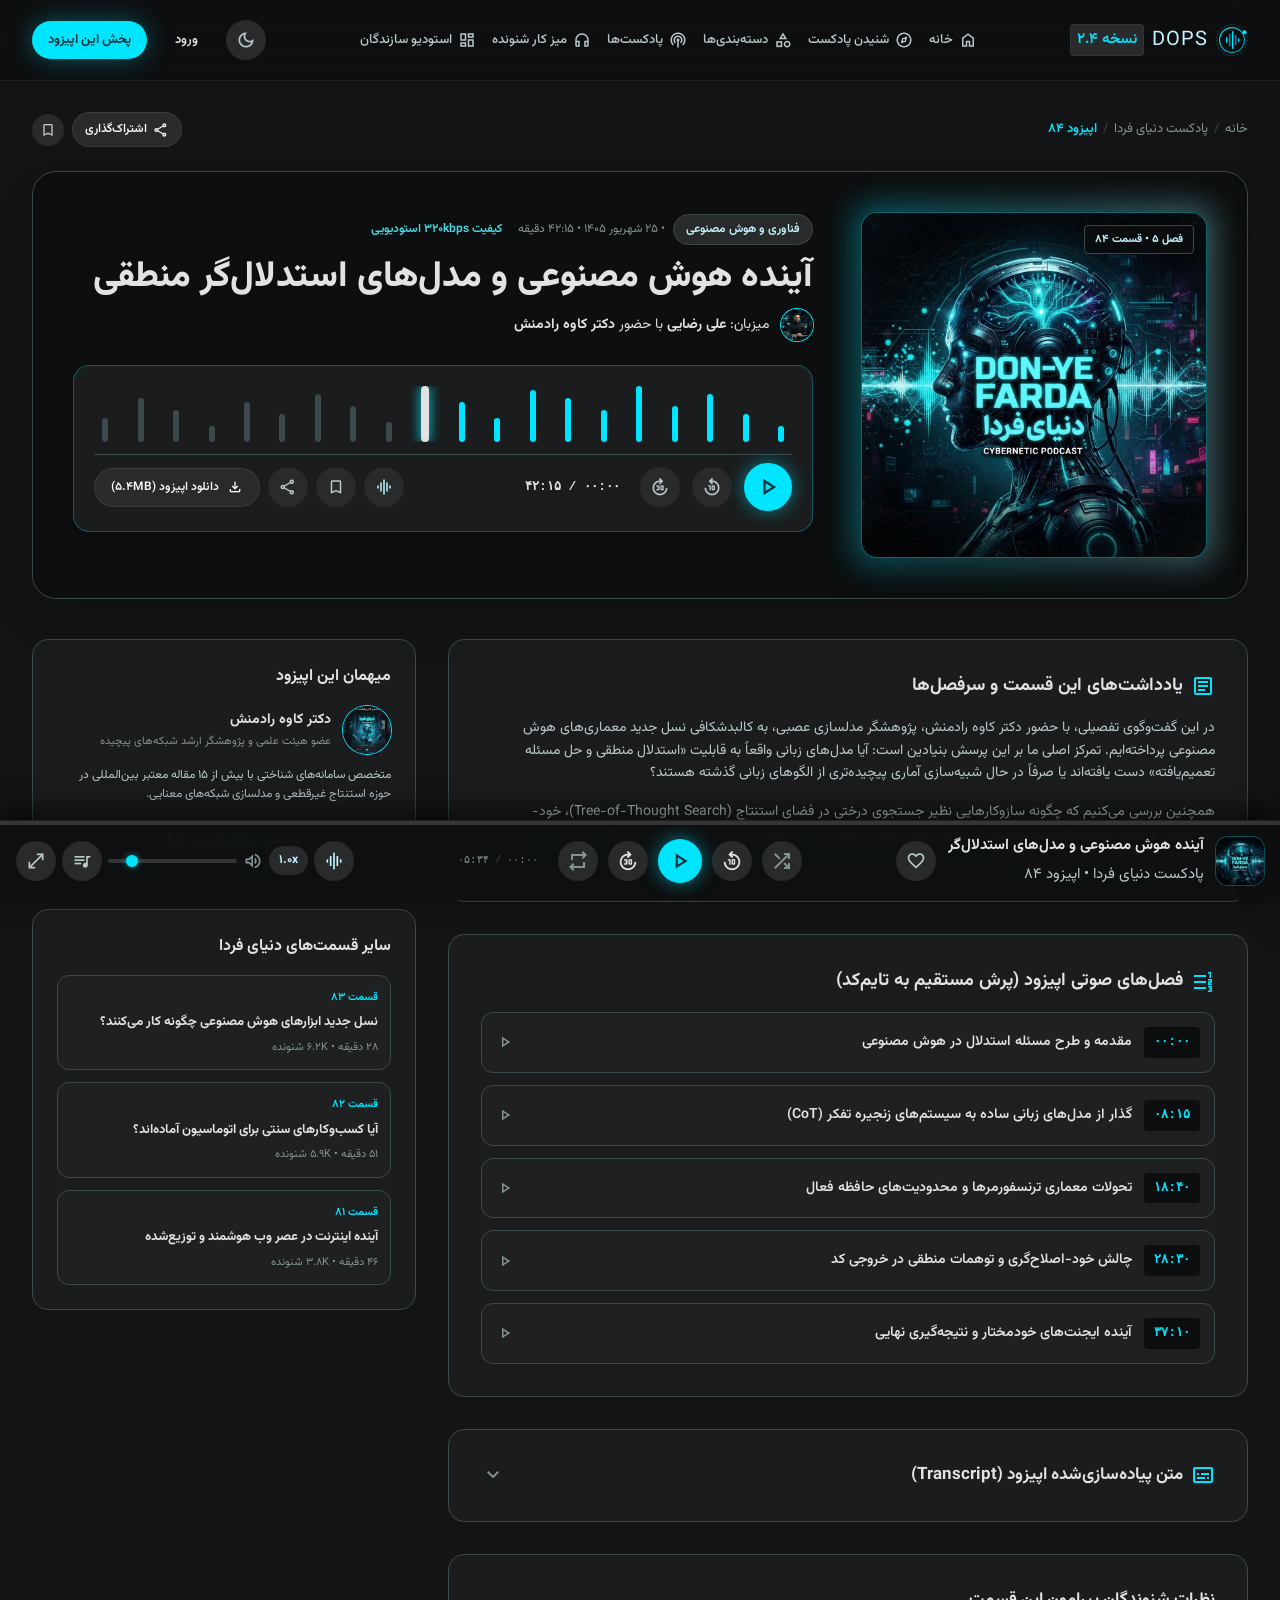
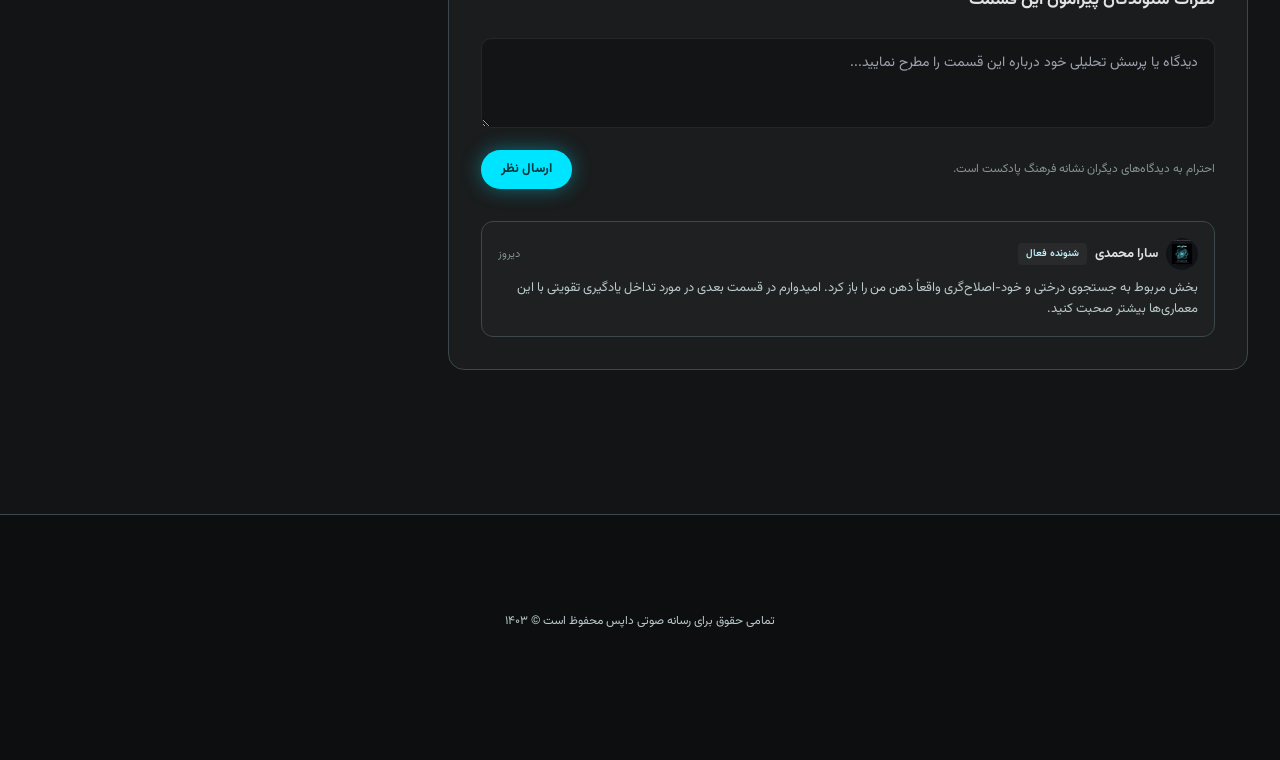
<file: episode.html>
<!DOCTYPE html>
<html lang="fa" dir="rtl" class="dark">
<head>
  <link rel="icon" type="image/svg+xml" href="assets/images/logo/favicon.svg"/>
  <link rel="alternate icon" href="favicon.ico"/>

  <meta charset="utf-8"/>
  <meta name="viewport" content="width=device-width, initial-scale=1.0"/>
  <title>اپیزود ۸۴: آینده هوش مصنوعی و مدل‌های استدلال‌گر — داپس (DOPS)</title>
  <meta name="description" content="شنیدن اختصاصی قسمت ۸۴ پادکست دنیای فردا: بررسی معماری جدید ترنسفورمرها و ایجنت‌های استنتاجی با اجرای علی رضایی."/>

  <!-- Local Typography & Design System -->
  <link rel="stylesheet" href="assets/css/vazirmatn.css"/>
  <link rel="stylesheet" href="assets/css/style.css"/>
  <link rel="stylesheet" href="assets/css/animations.css"/>

  <!-- Theme Bootstrapper -->
  <script src="assets/js/dops-theme.js"></script>
</head>
<body class="bg-surface font-body-md text-on-surface antialiased selection:bg-primary selection:text-on-primary">

  <!-- ========================================================================
       1. GLOBAL PUBLIC NAVBAR
       ======================================================================== -->
  <header class="fixed top-0 inset-x-0 z-50 glass-header">
    <div class="h-20 w-full container-dops flex items-center justify-between gap-4">
      <div class="flex items-center gap-4 shrink-0">
        <a href="index.html" class="flex items-center gap-2 text-decoration-none group shrink-0" aria-label="داپس صفحه اصلی">
          <div class="relative w-8 h-8 shrink-0 flex items-center justify-center">
            <img src="assets/images/logo/logo-icon.svg" alt="لوگوی رسمی داپس (DOPS)" width="32" height="32" class="w-full h-full object-contain" />
          </div>
          <span class="font-headline font-black text-[20px] tracking-wider text-primary leading-none select-none">DOPS</span>
          <span class="hidden xl:inline-block text-[9.5px] font-semibold px-1.5 py-0.5 rounded bg-surface-container-high text-primary-container border border-outline-variant/40 leading-none">نسخه ۲.۴</span>
        </a>
      </div>

      <nav class="hidden lg:flex items-center gap-4 xl:gap-5 text-[13px] xl:text-[14px] font-medium" aria-label="ناوبری اصلی">
        <a href="index.html" class="text-on-surface-variant hover:text-on-surface flex items-center gap-1.5 transition-colors">
          <span class="material-symbols-outlined text-[18px]">home</span>
          <span>خانه</span>
        </a>
        <a href="podcast.html" class="text-on-surface-variant hover:text-on-surface flex items-center gap-1.5 transition-colors">
          <span class="material-symbols-outlined text-[18px]">explore</span>
          <span>شنیدن پادکست</span>
        </a>
        <a href="index.html#categories" class="text-on-surface-variant hover:text-on-surface flex items-center gap-1.5 transition-colors">
          <span class="material-symbols-outlined text-[18px]">category</span>
          <span>دسته‌بندی‌ها</span>
        </a>
        <a href="podcast.html" class="text-on-surface-variant hover:text-on-surface flex items-center gap-1.5 transition-colors">
          <span class="material-symbols-outlined text-[18px]">podcasts</span>
          <span>پادکست‌ها</span>
        </a>
        <a href="listener-dashboard.html" class="text-on-surface-variant hover:text-on-surface flex items-center gap-1.5 transition-colors">
          <span class="material-symbols-outlined text-[18px]">headphones</span>
          <span>میز کار شنونده</span>
        </a>
        <a href="creator-dashboard.html" class="text-on-surface-variant hover:text-on-surface flex items-center gap-1.5 transition-colors">
          <span class="material-symbols-outlined text-[18px]">dashboard</span>
          <span>استودیو سازندگان</span>
        </a>
      </nav>

      <div class="flex items-center gap-3">
        <button type="button" class="theme-toggle-btn btn-icon" aria-label="تغییر حالت تیره و روشن">
          <span class="material-symbols-outlined theme-toggle-icon text-[20px]">dark_mode</span>
        </button>

        <button type="button" class="hidden sm:inline-flex items-center px-4 py-2 rounded-full text-[13px] font-semibold text-on-surface hover:text-primary-container transition-colors" data-modal-open="auth-modal">
          ورود
        </button>

        <button type="button" class="btn-primary text-[13px] py-2 px-4 shadow-glow play-episode-btn"
                data-podcast-play="true"
                data-track-title="آینده هوش مصنوعی و مدل‌های استدلال‌گر منطقی"
                data-track-podcast="دنیای فردا • قسمت ۸۴"
                data-track-artwork="assets/images/podcasts/donye-farda.png">
          <span>پخش این اپیزود</span>
        </button>

        <button type="button" class="lg:hidden btn-icon" data-mobile-menu-btn aria-label="منوی ناوبری همراه">
          <span class="material-symbols-outlined text-[24px]">menu</span>
        </button>
      </div>
    </div>
  </header>

  <!-- Mobile Drawer -->
  <div id="mobile-nav-backdrop" class="fixed inset-0 bg-black/70 backdrop-blur-sm z-[80] opacity-0 pointer-events-none transition-opacity duration-300"></div>
  <aside id="mobile-nav-drawer" class="fixed top-0 right-0 w-72 max-w-[85vw] h-full bg-surface-container-lowest border-l border-outline-variant z-[90] p-6 pb-28 flex flex-col justify-between overflow-y-auto transform translate-x-full transition-transform duration-300 shadow-2xl">
    <div>
      <div class="flex items-center justify-between pb-6 border-b border-outline-variant">
        <span class="font-headline-sm font-bold text-primary-container">منوی ناوبری DOPS</span>
        <button type="button" class="btn-icon" data-close-drawer aria-label="بستن منو">
          <span class="material-symbols-outlined">close</span>
        </button>
      </div>

      <nav class="flex flex-col gap-2 mt-6">
        <a href="index.html" class="sidebar-link">
          <div class="flex items-center gap-3">
            <span class="material-symbols-outlined text-xl">home</span>
            <span>خانه</span>
          </div>
        </a>
        <a href="podcast.html" class="sidebar-link">
          <div class="flex items-center gap-3">
            <span class="material-symbols-outlined text-xl">podcasts</span>
            <span>پادکست برگزیده</span>
          </div>
        </a>
        <a href="episode.html" class="sidebar-link active">
          <div class="flex items-center gap-3">
            <span class="material-symbols-outlined text-xl">play_circle</span>
            <span>صفحه اختصاصی اپیزود</span>
          </div>
        </a>
        <a href="listener-dashboard.html" class="sidebar-link">
          <div class="flex items-center gap-3">
            <span class="material-symbols-outlined text-xl">headphones</span>
            <span>میز کار شنونده</span>
          </div>
        </a>
        <a href="creator-dashboard.html" class="sidebar-link">
          <div class="flex items-center gap-3">
            <span class="material-symbols-outlined text-xl">dashboard</span>
            <span>داشبورد سازندگان</span>
          </div>
        </a>
      </nav>
    </div>

    <div class="pt-6 border-t border-outline-variant flex flex-col gap-3">
      <button type="button" class="btn-primary w-full justify-center" data-modal-open="auth-modal">
        ورود / ساخت حساب
      </button>
      <div class="text-center text-[12px] text-outline">
        پلتفرم صوتی داپس © ۱۴۰۳
      </div>
    </div>
  </aside>

  <!-- ========================================================================
       2. EPISODE SINGLE HERO & DEDICATED PLAYER
       ======================================================================== -->
  <main class="w-full pt-28 pb-36">
    <div class="container-dops">

      <!-- Breadcrumbs & Actions -->
      <div class="flex flex-col sm:flex-row sm:items-center justify-between gap-3 sm:gap-4 mb-6 text-[13px] text-outline">
        <nav aria-label="مسیر راهنما" class="flex items-center gap-1.5 sm:gap-2 overflow-x-auto whitespace-nowrap scrollbar-none py-0.5">
          <a href="index.html" class="hover:text-primary-container transition-colors shrink-0">خانه</a>
          <span class="text-outline/40 shrink-0">/</span>
          <a href="podcast.html" class="hover:text-primary-container transition-colors shrink-0">پادکست دنیای فردا</a>
          <span class="text-outline/40 shrink-0">/</span>
          <span class="text-primary-container font-semibold shrink-0">اپیزود ۸۴</span>
        </nav>

        <div class="flex items-center gap-2 shrink-0">
          <button type="button" class="btn-secondary text-[12px] py-1.5 px-3 flex items-center gap-1.5" data-share-copy>
            <span class="material-symbols-outlined text-[16px]">share</span>
            <span>اشتراک‌گذاری</span>
          </button>
          <button type="button" class="btn-icon w-8 h-8 btn-bookmark" data-bookmark-btn aria-label="نشان کردن اپیزود">
            <span class="material-symbols-outlined text-[16px]">bookmark</span>
          </button>
        </div>
      </div>

      <!-- Hero Card with Full Studio Waveform Player -->
      <section class="relative rounded-3xl bg-surface-container-lowest border border-outline-variant p-6 lg:p-10 shadow-2xl mb-10 overflow-hidden">
        <div class="absolute -top-32 right-1/3 w-96 h-96 bg-primary-container/10 rounded-full blur-[140px] pointer-events-none -z-10"></div>
        
        <div class="grid grid-cols-1 lg:grid-cols-12 gap-8 lg:gap-12 items-center">
          
          <!-- Artwork Right -->
          <div class="lg:col-span-4 flex justify-center lg:justify-start">
            <div class="relative w-60 sm:w-72 lg:w-full max-w-sm aspect-square group">
              <div class="absolute -inset-1.5 bg-gradient-to-r from-primary-container via-secondary to-primary-fixed rounded-2xl blur-lg opacity-40 group-hover:opacity-75 transition duration-700"></div>
              <div class="relative w-full h-full rounded-2xl overflow-hidden bg-surface shadow-2xl border border-primary-container/40">
                <img src="assets/images/podcasts/donye-farda.png" alt="کاور اپیزود ۸۴" class="w-full h-full object-cover group-hover:scale-105 transition-transform duration-700"/>
                <div class="absolute top-3 right-3 px-2.5 py-1 rounded bg-surface-container-lowest/90 backdrop-blur-md text-[11px] font-bold text-primary border border-outline-variant">
                  فصل ۵ • قسمت ۸۴
                </div>
              </div>
            </div>
          </div>

          <!-- Player Metadata & Interactive Scrubber Left -->
          <div class="lg:col-span-8 flex flex-col items-start text-right">
            <div class="flex flex-wrap items-center gap-2 mb-3">
              <span class="px-3 py-1 rounded-full bg-surface-container-high text-primary text-[12px] font-semibold border border-outline-variant">
                فناوری و هوش مصنوعی
              </span>
              <span class="text-[12px] text-outline">• ۲۵ شهریور ۱۴۰۵ • ۴۲:۱۵ دقیقه</span>
              <span class="text-[12px] text-secondary font-semibold mr-2">کیفیت ۳۲۰kbps استودیویی</span>
            </div>

            <h1 class="text-2xl sm:text-3xl lg:text-4xl font-extrabold text-on-surface mb-3 leading-[1.3]">
              آینده هوش مصنوعی و مدل‌های استدلال‌گر منطقی
            </h1>

            <div class="flex items-center gap-3 mb-6">
              <img src="assets/images/avatars/host-ali-rezaei.png" alt="علی رضایی" class="w-8 h-8 rounded-full object-cover ring-1 ring-primary-container"/>
              <span class="text-[14px] text-on-surface">میزبان: <strong>علی رضایی</strong> با حضور <strong>دکتر کاوه رادمنش</strong></span>
            </div>

            <!-- Waveform Scrubber Dock Card -->
            <div class="w-full p-4 sm:p-5 rounded-2xl bg-surface-container-low border border-primary-container/30 mb-6 shadow-md">
              <div class="flex items-end justify-between gap-1 h-14 px-2 overflow-hidden mb-3 eq-visualizer eq-playing">
                <span class="w-1.5 bg-primary-container h-4 rounded-full"></span>
                <span class="w-1.5 bg-primary-container h-7 rounded-full"></span>
                <span class="w-1.5 bg-primary-container h-12 rounded-full"></span>
                <span class="w-1.5 bg-primary-container h-9 rounded-full"></span>
                <span class="w-1.5 bg-primary-container h-14 rounded-full"></span>
                <span class="w-1.5 bg-primary-container h-8 rounded-full"></span>
                <span class="w-1.5 bg-primary-container h-11 rounded-full"></span>
                <span class="w-1.5 bg-primary-container h-13 rounded-full"></span>
                <span class="w-1.5 bg-primary-container h-6 rounded-full"></span>
                <span class="w-1.5 bg-primary-container h-10 rounded-full"></span>
                <span class="w-2 bg-on-surface h-full rounded-full shadow-[0_0_12px_#00e5ff]"></span>
                <span class="w-1.5 bg-outline-variant h-5 rounded-full"></span>
                <span class="w-1.5 bg-outline-variant h-9 rounded-full"></span>
                <span class="w-1.5 bg-outline-variant h-12 rounded-full"></span>
                <span class="w-1.5 bg-outline-variant h-7 rounded-full"></span>
                <span class="w-1.5 bg-outline-variant h-10 rounded-full"></span>
                <span class="w-1.5 bg-outline-variant h-4 rounded-full"></span>
                <span class="w-1.5 bg-outline-variant h-8 rounded-full"></span>
                <span class="w-1.5 bg-outline-variant h-11 rounded-full"></span>
                <span class="w-1.5 bg-outline-variant h-6 rounded-full"></span>
              </div>

              <!-- Time Counter & Actions Bar -->
              <div class="flex flex-col sm:flex-row items-center justify-between gap-4 pt-2 border-t border-outline-variant">
                <div class="flex items-center gap-3">
                  <button type="button" class="play-circle-btn w-12 h-12 play-episode-btn"
                          data-podcast-play="true"
                          data-track-title="آینده هوش مصنوعی و مدل‌های استدلال‌گر منطقی"
                          data-track-podcast="دنیای فردا • قسمت ۸۴"
                          data-track-artwork="assets/images/podcasts/donye-farda.png"
                          aria-label="پخش اپیزود ۸۴">
                    <span class="material-symbols-outlined text-[28px]">play_arrow</span>
                  </button>

                  <button type="button" class="btn-icon" data-player-rewind aria-label="۱۵ ثانیه عقب">
                    <span class="material-symbols-outlined text-[20px]">replay_10</span>
                  </button>
                  <button type="button" class="btn-icon" data-player-forward aria-label="۳۰ ثانیه جلو">
                    <span class="material-symbols-outlined text-[20px]">forward_30</span>
                  </button>

                  <div class="text-[13px] font-mono text-on-surface font-semibold mr-2">
                    <span data-sync-current-time>۰۰:۰۰</span> / <span>۴۲:۱۵</span>
                  </div>
                </div>

                <div class="flex items-center gap-2">
                  <button type="button" class="btn-icon" data-modal-open="equalizer-modal" title="اکولایزر صوتی داپس" aria-label="اکولایزر صوتی">
                    <span class="material-symbols-outlined text-[18px] text-primary">graphic_eq</span>
                  </button>
                  <button type="button" class="btn-icon btn-bookmark" data-bookmark-btn aria-label="ذخیره">
                    <span class="material-symbols-outlined text-[18px]">bookmark</span>
                  </button>
                  <button type="button" class="btn-icon" data-share-copy aria-label="اشتراک‌گذاری">
                    <span class="material-symbols-outlined text-[18px]">share</span>
                  </button>
                  <a href="assets/audio/sample-episode.mp3" download class="btn-secondary text-[12px] py-2 px-4 flex items-center gap-2" onclick="window.dopsToast('بارگیری آغاز شد', 'success')">
                    <span class="material-symbols-outlined text-[16px]">download</span>
                    <span>دانلود اپیزود (۵.۴MB)</span>
                  </a>
                </div>
              </div>

            </div>

          </div>

        </div>
      </section>

      <!-- CHAPTERS & SHOW NOTES SPLIT -->
      <div class="grid grid-cols-1 lg:grid-cols-12 gap-8">
        
        <!-- RIGHT COLUMN: SHOW NOTES, TRANSCRIPT & COMMENTS (8 COLS) -->
        <div class="lg:col-span-8 space-y-8">
          
          <!-- Show Notes Section -->
          <section class="p-6 sm:p-8 rounded-2xl bg-surface-container-low border border-outline-variant">
            <h2 class="font-headline-sm font-bold text-on-surface text-[18px] mb-4 flex items-center gap-2">
              <span class="material-symbols-outlined text-primary-container">article</span>
              <span>یادداشت‌های این قسمت و سرفصل‌ها</span>
            </h2>

            <div class="text-[14px] text-on-surface-variant leading-relaxed space-y-4">
              <p>
                در این گفت‌وگوی تفصیلی، با حضور دکتر کاوه رادمنش، پژوهشگر مدلسازی عصبی، به کالبدشکافی نسل جدید معماری‌های هوش مصنوعی پرداخته‌ایم. تمرکز اصلی ما بر این پرسش بنیادین است: آیا مدل‌های زبانی واقعاً به قابلیت «استدلال منطقی و حل مسئله تعمیم‌یافته» دست یافته‌اند یا صرفاً در حال شبیه‌سازی آماری پیچیده‌تری از الگوهای زبانی گذشته هستند؟
              </p>
              <p>
                همچنین بررسی می‌کنیم که چگونه سازوکارهایی نظیر جستجوی درختی در فضای استنتاج (Tree-of-Thought Search)، خود-اصلاح‌گری چندگانه (Self-Correction Iterations) و ایجنت‌های بازخورددهنده، افق تازه‌ای در برنامه‌نویسی خودکار، پزشکی دقیق و تحلیل‌های استراتژیک کلان گشوده‌اند.
              </p>
            </div>
          </section>

          <!-- Audio Chapters Timeline -->
          <section class="p-6 sm:p-8 rounded-2xl bg-surface-container-low border border-outline-variant">
            <h2 class="font-headline-sm font-bold text-on-surface text-[18px] mb-4 flex items-center gap-2">
              <span class="material-symbols-outlined text-primary-container">format_list_numbered_rtl</span>
              <span>فصل‌های صوتی اپیزود (پرش مستقیم به تایم‌کد)</span>
            </h2>

            <div class="space-y-3">
              
              <div class="flex items-center justify-between p-3.5 rounded-xl bg-surface-container hover:bg-surface-container-high border border-outline-variant cursor-pointer transition-colors"
                   onclick="window.dopsToast('پرش به دقیقه ۰۰:۰۰'); window.dopsPlayTrack({title:'مقدمه و ورود به مفاهیم استدلال', podcast:'دنیای فردا • اپیزود ۸۴'});">
                <div class="flex items-center gap-3">
                  <span class="text-[13px] font-mono font-bold text-primary-container px-2.5 py-1 rounded bg-surface-container-lowest">۰۰:۰۰</span>
                  <span class="text-[14px] font-semibold text-on-surface">مقدمه و طرح مسئله استدلال در هوش مصنوعی</span>
                </div>
                <span class="material-symbols-outlined text-outline text-[18px]">play_arrow</span>
              </div>

              <div class="flex items-center justify-between p-3.5 rounded-xl bg-surface-container hover:bg-surface-container-high border border-outline-variant cursor-pointer transition-colors"
                   onclick="window.dopsToast('پرش به دقیقه ۰۸:۱۵'); window.dopsPlayTrack({title:'گذار از مدل‌های زبانی ساده به سیستم‌های زنجیره تفکر', podcast:'دنیای فردا • اپیزود ۸۴'});">
                <div class="flex items-center gap-3">
                  <span class="text-[13px] font-mono font-bold text-primary-container px-2.5 py-1 rounded bg-surface-container-lowest">۰۸:۱۵</span>
                  <span class="text-[14px] font-semibold text-on-surface">گذار از مدل‌های زبانی ساده به سیستم‌های زنجیره تفکر (CoT)</span>
                </div>
                <span class="material-symbols-outlined text-outline text-[18px]">play_arrow</span>
              </div>

              <div class="flex items-center justify-between p-3.5 rounded-xl bg-surface-container hover:bg-surface-container-high border border-outline-variant cursor-pointer transition-colors"
                   onclick="window.dopsToast('پرش به دقیقه ۱۸:۴۰'); window.dopsPlayTrack({title:'بررسی معماری جدید ترنسفورمرها در سال ۲۰۲۵', podcast:'دنیای فردا • اپیزود ۸۴'});">
                <div class="flex items-center gap-3">
                  <span class="text-[13px] font-mono font-bold text-primary-container px-2.5 py-1 rounded bg-surface-container-lowest">۱۸:۴۰</span>
                  <span class="text-[14px] font-semibold text-on-surface">تحولات معماری ترنسفورمرها و محدودیت‌های حافظه فعال</span>
                </div>
                <span class="material-symbols-outlined text-outline text-[18px]">play_arrow</span>
              </div>

              <div class="flex items-center justify-between p-3.5 rounded-xl bg-surface-container hover:bg-surface-container-high border border-outline-variant cursor-pointer transition-colors"
                   onclick="window.dopsToast('پرش به دقیقه ۲۸:۳۰'); window.dopsPlayTrack({title:'چالش خود-اصلاح‌گری و ارزیابی استنتاج منطقی', podcast:'دنیای فردا • اپیزود ۸۴'});">
                <div class="flex items-center gap-3">
                  <span class="text-[13px] font-mono font-bold text-primary-container px-2.5 py-1 rounded bg-surface-container-lowest">۲۸:۳۰</span>
                  <span class="text-[14px] font-semibold text-on-surface">چالش خود-اصلاح‌گری و توهمات منطقی در خروجی کد</span>
                </div>
                <span class="material-symbols-outlined text-outline text-[18px]">play_arrow</span>
              </div>

              <div class="flex items-center justify-between p-3.5 rounded-xl bg-surface-container hover:bg-surface-container-high border border-outline-variant cursor-pointer transition-colors"
                   onclick="window.dopsToast('پرش به دقیقه ۳۷:۱۰'); window.dopsPlayTrack({title:'آینده ایجنت‌های خودمختار و چشم‌انداز ۲۰۳۰', podcast:'دنیای فردا • اپیزود ۸۴'});">
                <div class="flex items-center gap-3">
                  <span class="text-[13px] font-mono font-bold text-primary-container px-2.5 py-1 rounded bg-surface-container-lowest">۳۷:۱۰</span>
                  <span class="text-[14px] font-semibold text-on-surface">آینده ایجنت‌های خودمختار و نتیجه‌گیری نهایی</span>
                </div>
                <span class="material-symbols-outlined text-outline text-[18px]">play_arrow</span>
              </div>

            </div>
          </section>

          <!-- Show Transcript Accordion -->
          <section class="p-6 sm:p-8 rounded-2xl bg-surface-container-low border border-outline-variant">
            <details class="group cursor-pointer">
              <summary class="flex items-center justify-between font-headline-sm font-bold text-on-surface text-[17px] list-none outline-none">
                <span class="flex items-center gap-2">
                  <span class="material-symbols-outlined text-primary-container">subtitles</span>
                  <span>متن پیاده‌سازی‌شده اپیزود (Transcript)</span>
                </span>
                <span class="material-symbols-outlined text-outline group-open:rotate-180 transition-transform">expand_more</span>
              </summary>
              <div class="mt-6 pt-6 border-t border-outline-variant text-[14px] text-on-surface-variant leading-relaxed space-y-4">
                <p><strong>علی رضایی:</strong> به هشتاد و چهارمین قسمت از پادکست دنیای فردا خوش آمدید. امروز می‌خواهیم درباره یکی از جذاب‌ترین مرزهای دانش محاسباتی حرف بزنیم؛ جایی که دیگر با یک ابزار ساده پرسش و پاسخ طرف نیستیم، بلکه سامانه‌هایی پیش روی ما هستند که می‌توانند برای تصمیمات خود استدلال کنند...</p>
                <p><strong>دکتر کاوه رادمنش:</strong> سلام علی جان و درود به شنوندگان عزیز دنیای فردا. اگر به پنج سال پیش برگردیم، بزرگ‌ترین دستاورد ما پیش‌بینی کلمه بعدی بود. اما اتفاقی که در نسل‌های اخیر مدل‌های استدلالی رخ داده، وارد کردن گام‌های تفکر داخلی پیش از تولید پاسخ نهایی است...</p>
              </div>
            </details>
          </section>

          <!-- Comments Section -->
          <section class="p-6 sm:p-8 rounded-2xl bg-surface-container-low border border-outline-variant">
            <h3 class="font-headline-sm font-bold text-on-surface text-[17px] mb-6">نظرات شنوندگان پیرامون این قسمت</h3>
            
            <form class="mb-8" onsubmit="event.preventDefault(); window.dopsToast('دیدگاه شما ارسال شد', 'success'); this.reset();">
              <textarea class="dops-input min-h-[90px] mb-3" placeholder="دیدگاه یا پرسش تحلیلی خود درباره این قسمت را مطرح نمایید..." required></textarea>
              <div class="flex items-center justify-between">
                <span class="text-[12px] text-outline">احترام به دیدگاه‌های دیگران نشانه فرهنگ پادکست است.</span>
                <button type="submit" class="btn-primary text-[13px] py-2 px-5">ارسال نظر</button>
              </div>
            </form>

            <div class="space-y-4">
              <div class="p-4 rounded-xl bg-surface-container border border-outline-variant">
                <div class="flex items-center justify-between mb-2">
                  <div class="flex items-center gap-2">
                    <img src="assets/images/avatars/avatar-sara-mohammadi.png" alt="سارا محمدی" class="w-8 h-8 rounded-full object-cover"/>
                    <span class="text-[13px] font-bold text-on-surface">سارا محمدی</span>
                    <span class="text-[10px] px-2 py-0.5 rounded bg-surface-container-high text-primary font-semibold">شنونده فعال</span>
                  </div>
                  <span class="text-[11px] text-outline">دیروز</span>
                </div>
                <p class="text-[13px] text-on-surface-variant leading-relaxed">
                  بخش مربوط به جستجوی درختی و خود-اصلاح‌گری واقعاً ذهن من را باز کرد. امیدوارم در قسمت بعدی در مورد تداخل یادگیری تقویتی با این معماری‌ها بیشتر صحبت کنید.
                </p>
              </div>
            </div>
          </section>

        </div>

        <!-- LEFT COLUMN: GUESTS & MORE EPISODES (4 COLS) -->
        <div class="lg:col-span-4 space-y-6">
          
          <!-- Creator & Guest Info -->
          <div class="p-6 rounded-2xl bg-surface-container-low border border-outline-variant">
            <h4 class="font-headline-sm font-bold text-on-surface text-[16px] mb-4">میهمان این اپیزود</h4>
            <div class="flex items-center gap-3 mb-3">
              <div class="w-12 h-12 rounded-full overflow-hidden ring-1 ring-primary-container shrink-0">
                <img src="assets/images/avatars/avatar-creator-1.png" alt="دکتر کاوه رادمنش" class="w-full h-full object-cover"/>
              </div>
              <div>
                <h5 class="text-[14px] font-bold text-on-surface">دکتر کاوه رادمنش</h5>
                <p class="text-[11px] text-outline">عضو هیئت علمی و پژوهشگر ارشد شبکه‌های پیچیده</p>
              </div>
            </div>
            <p class="text-[12px] text-on-surface-variant leading-relaxed mb-4">
              متخصص سامانه‌های شناختی با بیش از ۱۵ مقاله معتبر بین‌المللی در حوزه استنتاج غیرقطعی و مدلسازی شبکه‌های معنایی.
            </p>
            <a href="podcast.html" class="btn-secondary w-full justify-center text-[12px] py-2">مشاهده صفحه پادکست اصلی ←</a>
          </div>

          <!-- More Episodes from Donye Farda -->
          <div class="p-6 rounded-2xl bg-surface-container-low border border-outline-variant">
            <h4 class="font-headline-sm font-bold text-on-surface text-[16px] mb-4">سایر قسمت‌های دنیای فردا</h4>
            <div class="space-y-3">
              <a href="episode.html" class="p-3 rounded-xl bg-surface-container hover:bg-surface-container-high border border-outline-variant block transition-colors">
                <div class="text-[11px] text-primary-container font-semibold mb-1">قسمت ۸۳</div>
                <h5 class="text-[13px] font-bold text-on-surface line-clamp-1">نسل جدید ابزارهای هوش مصنوعی چگونه کار می‌کنند؟</h5>
                <span class="text-[11px] text-outline mt-1 block">۲۸ دقیقه • ۶.۲K شنونده</span>
              </a>

              <a href="episode.html" class="p-3 rounded-xl bg-surface-container hover:bg-surface-container-high border border-outline-variant block transition-colors">
                <div class="text-[11px] text-primary-container font-semibold mb-1">قسمت ۸۲</div>
                <h5 class="text-[13px] font-bold text-on-surface line-clamp-1">آیا کسب‌وکارهای سنتی برای اتوماسیون آماده‌اند؟</h5>
                <span class="text-[11px] text-outline mt-1 block">۵۱ دقیقه • ۵.۹K شنونده</span>
              </a>

              <a href="episode.html" class="p-3 rounded-xl bg-surface-container hover:bg-surface-container-high border border-outline-variant block transition-colors">
                <div class="text-[11px] text-primary-container font-semibold mb-1">قسمت ۸۱</div>
                <h5 class="text-[13px] font-bold text-on-surface line-clamp-1">آینده اینترنت در عصر وب هوشمند و توزیع‌شده</h5>
                <span class="text-[11px] text-outline mt-1 block">۴۶ دقیقه • ۳.۸K شنونده</span>
              </a>
            </div>
          </div>

        </div>

      </div>

    </div>
  </main>

  <!-- ========================================================================
       3. GLOBAL FOOTER
       ======================================================================== -->
  <footer class="w-full bg-surface-container-lowest border-t border-outline-variant pt-16 pb-32 text-on-surface-variant">
    <div class="container-dops">
      <div class="pt-8 text-center text-[12px]">
        تمامی حقوق برای رسانه صوتی داپس محفوظ است © ۱۴۰۳
      </div>
    </div>
  </footer>

  <!-- ========================================================================
       4. UNIVERSAL PERSISTENT BOTTOM AUDIO PLAYER DOCK
       ======================================================================== -->
    <aside id="dops-bottom-player" class="dops-audio-player" aria-label="پخش‌کننده صوتی سراسری داپس">
    <!-- Clickable Waveform Progress Bar (Top border of dock) -->
    <div id="dops-player-progress-bar" class="player-progress-bar" title="کلیک برای جابجایی زمان">
      <div id="dops-player-progress-fill" class="player-progress-fill">
        <div id="dops-player-progress-thumb" class="player-progress-thumb"></div>
      </div>
    </div>

    <!-- DESKTOP PLAYER ROW (Vertically Centered, Single Row Alignment >= 640px) -->
    <div class="player-desktop-row container-dops px-4 sm:px-6 gap-3 lg:gap-6">
      
      <!-- Right Column: Track Metadata & Favorite -->
      <div class="flex items-center gap-3 min-w-0 w-1/4 max-w-[280px] shrink-0">
        <div class="relative w-12 h-12 rounded-xl overflow-hidden bg-surface-container-high shrink-0 ring-1 ring-primary-container/30">
          <img id="dops-player-artwork" src="assets/images/podcasts/donye-farda.png" alt="کاور اپیزود در حال پخش" class="w-full h-full object-cover"/>
        </div>
        <div class="flex flex-col min-w-0 justify-center">
          <span id="dops-player-title" class="text-[13.5px] font-bold text-on-surface truncate leading-snug">
            آینده هوش مصنوعی و مدل‌های استدلال‌گر
          </span>
          <span id="dops-player-podcast" class="text-[11.5px] text-on-surface-variant truncate leading-snug mt-0.5">
            پادکست دنیای فردا • اپیزود ۸۴
          </span>
        </div>
        <button type="button" id="dops-player-like-btn" class="btn-icon shrink-0" aria-label="پسندیدن">
          <span class="material-symbols-outlined text-[20px]">favorite</span>
        </button>
      </div>

      <!-- Center Column: Transportation Controls & Timestamps (Single Horizontally Centered Row) -->
      <div class="flex items-center justify-center gap-2.5 md:gap-4 flex-1 max-w-xl mx-auto">
        <!-- Shuffle -->
        <button type="button" class="btn-icon shrink-0 text-outline hover:text-on-surface" onclick="window.dopsToast('حالت پخش تصادفی فعال شد')" aria-label="پخش تصادفی">
          <span class="material-symbols-outlined text-[19px]">shuffle</span>
        </button>
        
        <!-- 15s Rewind -->
        <button type="button" class="btn-icon shrink-0 text-on-surface hover:text-primary-container" data-player-rewind aria-label="۱۵ ثانیه به عقب">
          <span class="material-symbols-outlined text-[22px]">replay_10</span>
        </button>

        <!-- Master Play/Pause Trigger (Centered at 40px vertical axis) -->
        <button type="button" class="play-circle-btn dops-player-play-btn shrink-0 w-11 h-11" aria-label="پخش یا مکث">
          <span class="material-symbols-outlined text-[26px]">play_arrow</span>
        </button>

        <!-- 30s Forward -->
        <button type="button" class="btn-icon shrink-0 text-on-surface hover:text-primary-container" data-player-forward aria-label="۳۰ ثانیه به جلو">
          <span class="material-symbols-outlined text-[22px]">forward_30</span>
        </button>

        <!-- Repeat -->
        <button type="button" class="btn-icon shrink-0 text-outline hover:text-on-surface" onclick="window.dopsToast('حالت تکرار اپیزود فعال شد')" aria-label="تکرار اپیزود">
          <span class="material-symbols-outlined text-[19px]">repeat</span>
        </button>

        <!-- Timestamps Pill (Inline with controls) -->
        <div class="player-time-badge flex items-center gap-1.5 px-2.5 py-1 rounded-full bg-surface-container-high/60 text-[11px] font-mono text-outline shrink-0 mr-1">
          <span id="dops-player-current-time">۰۰:۰۰</span>
          <span class="text-outline/40">/</span>
          <span id="dops-player-duration">۴۲:۱۵</span>
        </div>
      </div>

      <!-- Left Column: Equalizer, Speed, Volume, Queue, Expand -->
      <div class="flex items-center justify-end gap-1.5 md:gap-2.5 shrink-0 w-1/4 max-w-[300px]">
        <!-- Audio Equalizer Trigger -->
        <button type="button" class="btn-icon shrink-0" data-modal-open="equalizer-modal" title="اکولایزر صوتی داپس" aria-label="اکولایزر صوتی">
          <span class="material-symbols-outlined text-[20px] text-primary">graphic_eq</span>
        </button>

        <!-- Playback Speed -->
        <button type="button" id="dops-player-speed-btn" class="px-2.5 py-1 rounded-full bg-surface-container-high text-primary font-bold text-[12px] hover:bg-surface-container-highest transition-colors shrink-0" title="تغییر سرعت پخش">
          ۱.۰x
        </button>

        <!-- Volume Slider Group -->
        <div class="flex items-center gap-1.5 shrink-0">
          <span id="dops-player-volume-icon" class="material-symbols-outlined text-outline hover:text-primary text-[20px] cursor-pointer" title="قطع / وصل صدا">volume_up</span>
          <input type="range" id="dops-player-volume-slider" class="dops-slider w-16 lg:w-20" min="0" max="1" step="0.05" value="0.85" aria-label="تنظیم بلندی صدا"/>
        </div>

        <!-- Queue Trigger -->
        <button type="button" class="btn-icon shrink-0" onclick="window.dopsToast('صف پخش پادکست آماده است')" aria-label="صف پخش">
          <span class="material-symbols-outlined text-[20px]">queue_music</span>
        </button>

        <!-- Full Detail Page Link -->
        <a href="episode.html" class="btn-icon shrink-0" aria-label="مشاهده صفحه اپیزود">
          <span class="material-symbols-outlined text-[20px]">open_in_full</span>
        </a>
      </div>

    </div>

    <!-- MOBILE COMPACT PLAYER DOCK (< 640px) -->
    <div class="player-mobile-compact px-3 gap-2">
      <!-- Clickable Info: Tap to Expand Bottom Sheet -->
      <div class="compact-player-trigger flex items-center gap-2.5 min-w-0 flex-1 cursor-pointer">
        <div class="relative w-11 h-11 rounded-lg overflow-hidden bg-surface-container-high shrink-0 ring-1 ring-primary-container/30">
          <img src="assets/images/podcasts/donye-farda.png" alt="کاور اپیزود" class="w-full h-full object-cover"/>
        </div>
        <div class="flex flex-col min-w-0 justify-center">
          <span class="text-[12.5px] font-bold text-on-surface truncate leading-tight">
            آینده هوش مصنوعی و مدل‌های استدلال‌گر
          </span>
          <span class="text-[11px] text-on-surface-variant truncate leading-tight mt-0.5">
            پادکست دنیای فردا
          </span>
        </div>
      </div>

      <!-- Action Buttons -->
      <div class="flex items-center gap-1.5 shrink-0">
        <!-- Master Play/Pause Trigger -->
        <button type="button" class="play-circle-btn dops-player-play-btn shrink-0 w-10 h-10" aria-label="پخش یا مکث">
          <span class="material-symbols-outlined text-[22px]">play_arrow</span>
        </button>

        <!-- Expand to Full Player Sheet -->
        <button type="button" class="btn-icon w-9 h-9 text-on-surface hover:text-primary shrink-0" data-player-expand aria-label="نمایش پلیر کامل">
          <span class="material-symbols-outlined text-[24px]">expand_less</span>
        </button>
      </div>
    </div>
  </aside>

  <!-- ========================================================================
       6. MOBILE FULL-FEATURED AUDIO PLAYER BOTTOM SHEET
       ======================================================================== -->
  <div id="dops-mobile-sheet-backdrop" class="fixed inset-0 z-[60] bg-black/80 backdrop-blur-md opacity-0 pointer-events-none transition-opacity duration-300 sm:hidden"></div>

  <aside id="dops-mobile-expanded-player" class="fixed inset-x-0 bottom-0 z-[61] max-h-[92vh] h-auto flex flex-col bg-surface border-t border-outline-variant/30 rounded-t-3xl shadow-2xl transition-transform duration-300 ease-out translate-y-full sm:hidden overflow-y-auto" role="dialog" aria-modal="true" aria-label="پخش‌کننده کامل پادکست داپس">
    <!-- Handle Bar -->
    <div class="w-full flex justify-center pt-3 pb-1 cursor-pointer" id="dops-sheet-handle">
      <span class="w-12 h-1.5 rounded-full bg-outline-variant/60 block"></span>
    </div>

    <!-- Top Bar -->
    <div class="flex items-center justify-between px-5 py-2 border-b border-outline-variant/20 shrink-0">
      <button type="button" id="dops-expanded-close-btn" class="btn-icon w-10 h-10 rounded-full flex items-center justify-center text-on-surface hover:text-primary" aria-label="بستن پلیر">
        <span class="material-symbols-outlined text-[24px]">expand_more</span>
      </button>
      <div class="text-center">
        <span class="text-[11px] text-outline font-medium block">در حال پخش</span>
        <span class="text-[13px] font-bold text-primary truncate max-w-[180px] block" id="dops-expanded-header-podcast">پادکست دنیای فردا</span>
      </div>
      <button type="button" id="dops-expanded-like-btn" class="btn-icon w-10 h-10 rounded-full flex items-center justify-center text-on-surface hover:text-red-500" aria-label="افزودن به علاقه‌مندی‌ها">
        <span class="material-symbols-outlined text-[22px]">favorite</span>
      </button>
    </div>

    <!-- Body -->
    <div class="flex-1 px-6 py-4 flex flex-col items-center justify-center">
      <!-- Large Artwork -->
      <div class="relative w-48 h-48 xs:w-56 xs:h-56 rounded-2xl overflow-hidden shadow-2xl ring-1 ring-primary/30 mx-auto my-2 shrink-0 bg-surface-container-high">
        <img id="dops-expanded-artwork" src="assets/images/podcasts/donye-farda.png" alt="کاور اپیزود" class="w-full h-full object-cover"/>
        <!-- Equalizer Overlay Animation on Playing -->
        <div class="absolute bottom-3 left-3 px-2.5 py-1 rounded-full bg-black/60 backdrop-blur-md flex items-center gap-1 eq-visualizer eq-playing">
          <span class="eq-bar"></span>
          <span class="eq-bar"></span>
          <span class="eq-bar"></span>
          <span class="eq-bar"></span>
        </div>
      </div>

      <!-- Metadata -->
      <div class="text-center mt-3 mb-2 w-full px-2">
        <h3 id="dops-expanded-title" class="text-[16px] xs:text-[17px] font-bold text-on-surface leading-snug line-clamp-2">
          آینده هوش مصنوعی و مدل‌های استدلال‌گر
        </h3>
        <p id="dops-expanded-podcast" class="text-[12px] xs:text-[13px] text-primary font-semibold mt-1 truncate">
          پادکست دنیای فردا • اپیزود ۸۴
        </p>
      </div>

      <!-- Scrubber -->
      <div class="w-full mt-3 mb-1">
        <div id="dops-expanded-progress-bar" class="relative h-2.5 bg-surface-container-highest rounded-full cursor-pointer overflow-hidden" title="جابجایی زمان پخش">
          <div id="dops-expanded-progress-fill" class="h-full bg-gradient-to-r from-secondary to-primary rounded-full transition-all" style="width: 0%;"></div>
        </div>
        <div class="flex items-center justify-between text-[11px] font-mono text-outline mt-1.5 px-0.5">
          <span id="dops-expanded-current-time">۰۰:۰۰</span>
          <span id="dops-expanded-duration">۴۲:۱۵</span>
        </div>
      </div>

      <!-- Primary Transport Controls (Large Touch Targets >= 44px) -->
      <div class="flex items-center justify-between w-full max-w-xs mt-3 mb-2">
        <!-- Shuffle -->
        <button type="button" class="btn-icon w-11 h-11 text-outline hover:text-primary shrink-0" onclick="window.dopsToast('حالت پخش تصادفی فعال شد')" aria-label="پخش تصادفی">
          <span class="material-symbols-outlined text-[20px]">shuffle</span>
        </button>

        <!-- Rewind 15s -->
        <button type="button" class="btn-icon w-11 h-11 text-on-surface hover:text-primary shrink-0" data-player-rewind aria-label="۱۵ ثانیه به عقب">
          <span class="material-symbols-outlined text-[24px]">replay_10</span>
        </button>

        <!-- Giant Master Play/Pause Button -->
        <button type="button" class="play-circle-btn dops-player-play-btn w-16 h-16 rounded-full shrink-0 shadow-lg shadow-primary/30" aria-label="پخش یا مکث">
          <span class="material-symbols-outlined text-[34px]">play_arrow</span>
        </button>

        <!-- Forward 30s -->
        <button type="button" class="btn-icon w-11 h-11 text-on-surface hover:text-primary shrink-0" data-player-forward aria-label="۳۰ ثانیه به جلو">
          <span class="material-symbols-outlined text-[24px]">forward_30</span>
        </button>

        <!-- Repeat -->
        <button type="button" class="btn-icon w-11 h-11 text-outline hover:text-primary shrink-0" onclick="window.dopsToast('حالت تکرار اپیزود فعال شد')" aria-label="تکرار اپیزود">
          <span class="material-symbols-outlined text-[20px]">repeat</span>
        </button>
      </div>

      <!-- Secondary Controls: Speed, Volume, Equalizer, Queue -->
      <div class="w-full max-w-sm pt-3 pb-2 border-t border-outline-variant/30 flex items-center justify-between gap-2 mt-2">
        <!-- Playback Speed -->
        <button type="button" id="dops-expanded-speed-btn" class="px-3 py-1.5 rounded-full bg-surface-container-high text-primary font-bold text-[12px] hover:bg-surface-container-highest transition-colors shrink-0" title="تغییر سرعت پخش">
          ۱.۰x
        </button>

        <!-- Volume Row -->
        <div class="flex items-center gap-2 flex-1 max-w-[140px]">
          <span id="dops-expanded-volume-icon" class="material-symbols-outlined text-outline hover:text-primary text-[20px] cursor-pointer shrink-0" title="قطع / وصل صدا">volume_up</span>
          <input type="range" id="dops-expanded-volume-slider" class="dops-slider w-full" min="0" max="1" step="0.05" value="0.85" aria-label="تنظیم بلندی صدا"/>
        </div>

        <div class="flex items-center gap-1 shrink-0">
          <!-- Audio Equalizer -->
          <button type="button" class="btn-icon w-10 h-10 text-primary hover:bg-surface-container-high" data-modal-open="equalizer-modal" title="اکولایزر صوتی">
            <span class="material-symbols-outlined text-[22px]">graphic_eq</span>
          </button>
          <!-- Queue -->
          <button type="button" class="btn-icon w-10 h-10 text-outline hover:text-on-surface" onclick="window.dopsToast('صف پخش پادکست آماده است')" title="صف پخش">
            <span class="material-symbols-outlined text-[22px]">queue_music</span>
          </button>
        </div>
      </div>

    </div>
  </aside>

  <!-- ========================================================================
       AUTH MODAL (LOGIN & REGISTER TABS)
       ======================================================================== -->
  <!-- ========================================================================
       MODAL: AUDIO EQUALIZER
       ======================================================================== -->
  <div id="equalizer-modal" class="dops-modal-backdrop">
    <div class="dops-modal-content dops-modal-lg">
      <!-- Modal Header -->
      <div class="dops-modal-header">
        <div class="flex items-center gap-3">
          <div class="w-10 h-10 rounded-xl bg-primary-container/10 flex items-center justify-center text-primary-container shrink-0">
            <span class="material-symbols-outlined text-[24px]">graphic_eq</span>
          </div>
          <div>
            <h3 class="font-headline-sm font-bold text-on-surface text-[17px] sm:text-[18px]">اکولایزر صوتی پیشرفته داپس</h3>
            <p class="text-[12px] text-outline mt-0.5">تنظیم فرکانس‌ها و وضوح صدای پادکست مطابق سلیقه شنیداری شما</p>
          </div>
        </div>
        <button type="button" class="btn-icon" data-modal-close aria-label="بستن">
          <span class="material-symbols-outlined text-[20px]">close</span>
        </button>
      </div>

      <!-- Equalizer Body -->
      <div class="dops-modal-body custom-scrollbar space-y-6">
        <!-- Presets Selector -->
        <div>
          <label class="block text-[12px] font-semibold text-outline mb-2">حالت‌های پیش‌فرض صوتی</label>
          <div class="grid grid-cols-3 sm:grid-cols-5 gap-2 text-[12px]" id="eq-presets">
            <button type="button" class="eq-preset-btn active p-2 rounded-xl bg-surface-container-high text-primary-container font-bold text-center border border-primary-container/40 transition-colors" data-preset="balanced">متوازن</button>
            <button type="button" class="eq-preset-btn p-2 rounded-xl bg-surface-container text-outline hover:text-on-surface text-center border border-transparent transition-colors" data-preset="vocal">وضوح گفتار</button>
            <button type="button" class="eq-preset-btn p-2 rounded-xl bg-surface-container text-outline hover:text-on-surface text-center border border-transparent transition-colors" data-preset="bass">باس عمیق</button>
            <button type="button" class="eq-preset-btn p-2 rounded-xl bg-surface-container text-outline hover:text-on-surface text-center border border-transparent transition-colors" data-preset="hifi">استودیو Hi-Fi</button>
            <button type="button" class="eq-preset-btn p-2 rounded-xl bg-surface-container text-outline hover:text-on-surface text-center border border-transparent transition-colors" data-preset="night">شنیدن شبانه</button>
          </div>
        </div>

        <!-- 5-Band Sliders Display -->
        <div class="p-6 rounded-2xl bg-surface-container-low border border-outline-variant">
          <div class="flex items-center justify-between mb-4">
            <span class="text-[12px] font-semibold text-on-surface">طیف فرکانسی (۵ کانال دسی‌بل)</span>
            <span class="text-[11px] font-mono text-primary font-bold">PRO DSP V2.4</span>
          </div>

          <div class="grid grid-cols-5 gap-3 sm:gap-6 items-end justify-items-center h-44 pb-2">
            <!-- 60 Hz -->
            <div class="flex flex-col items-center gap-2 h-full justify-end">
              <span class="text-[10px] font-mono text-primary font-bold" id="eq-val-60">+2dB</span>
              <input type="range" id="eq-slider-60" min="-12" max="12" value="2" class="eq-slider" orient="vertical" oninput="document.getElementById('eq-val-60').textContent=(this.value>0?'+':'')+this.value+'dB'"/>
              <span class="text-[11px] font-mono text-outline">60Hz</span>
            </div>
            <!-- 230 Hz -->
            <div class="flex flex-col items-center gap-2 h-full justify-end">
              <span class="text-[10px] font-mono text-primary font-bold" id="eq-val-230">+1dB</span>
              <input type="range" id="eq-slider-230" min="-12" max="12" value="1" class="eq-slider" orient="vertical" oninput="document.getElementById('eq-val-230').textContent=(this.value>0?'+':'')+this.value+'dB'"/>
              <span class="text-[11px] font-mono text-outline">230Hz</span>
            </div>
            <!-- 910 Hz -->
            <div class="flex flex-col items-center gap-2 h-full justify-end">
              <span class="text-[10px] font-mono text-primary font-bold" id="eq-val-910">0dB</span>
              <input type="range" id="eq-slider-910" min="-12" max="12" value="0" class="eq-slider" orient="vertical" oninput="document.getElementById('eq-val-910').textContent=(this.value>0?'+':'')+this.value+'dB'"/>
              <span class="text-[11px] font-mono text-outline">910Hz</span>
            </div>
            <!-- 4 kHz -->
            <div class="flex flex-col items-center gap-2 h-full justify-end">
              <span class="text-[10px] font-mono text-primary font-bold" id="eq-val-4k">+3dB</span>
              <input type="range" id="eq-slider-4k" min="-12" max="12" value="3" class="eq-slider" orient="vertical" oninput="document.getElementById('eq-val-4k').textContent=(this.value>0?'+':'')+this.value+'dB'"/>
              <span class="text-[11px] font-mono text-outline">4kHz</span>
            </div>
            <!-- 14 kHz -->
            <div class="flex flex-col items-center gap-2 h-full justify-end">
              <span class="text-[10px] font-mono text-primary font-bold" id="eq-val-14k">+2dB</span>
              <input type="range" id="eq-slider-14k" min="-12" max="12" value="2" class="eq-slider" orient="vertical" oninput="document.getElementById('eq-val-14k').textContent=(this.value>0?'+':'')+this.value+'dB'"/>
              <span class="text-[11px] font-mono text-outline">14kHz</span>
            </div>
          </div>
        </div>

        <!-- DSP Toggles -->
        <div class="space-y-3">
          <label class="flex items-center justify-between p-3 rounded-xl bg-surface-container border border-outline-variant cursor-pointer">
            <div class="flex items-center gap-2.5">
              <span class="material-symbols-outlined text-primary text-[20px]">record_voice_over</span>
              <div>
                <span class="text-[13px] font-bold text-on-surface block">تقویت شفافیت گفتار راوی (Vocal Boost)</span>
                <span class="text-[11px] text-outline">تفکیک صدای انسان از موسیقی پس‌زمینه</span>
              </div>
            </div>
            <input type="checkbox" checked class="accent-primary w-4 h-4 cursor-pointer" />
          </label>

          <label class="flex items-center justify-between p-3 rounded-xl bg-surface-container border border-outline-variant cursor-pointer">
            <div class="flex items-center gap-2.5">
              <span class="material-symbols-outlined text-secondary text-[20px]">volume_up</span>
              <div>
                <span class="text-[13px] font-bold text-on-surface block">توازن بلندی صدا (Volume Normalizer)</span>
                <span class="text-[11px] text-outline">یکسان‌سازی نوسانات ولوم بین اپیزودهای مختلف</span>
              </div>
            </div>
            <input type="checkbox" checked class="accent-primary w-4 h-4 cursor-pointer" />
          </label>
        </div>
      </div>

      <!-- Modal Footer -->
      <div class="dops-modal-footer">
        <button type="button" class="btn-secondary text-[13px] py-2 px-4" data-modal-close>بستن</button>
        <button type="button" class="btn-primary text-[13px] py-2 px-5 shadow-glow" onclick="window.dopsToast('تنظیمات اکولایزر با موفقیت اعمال گردید', 'success'); document.getElementById('equalizer-modal').classList.remove('open'); document.body.style.overflow='';">
          ذخیره و اعمال تنظیمات
        </button>
      </div>
    </div>
  </div>

  <!-- ========================================================================
       AUTH MODAL (LOGIN & REGISTER - SMS OTP & PASSWORD / EMAIL)
       ======================================================================== -->
  <div id="auth-modal" class="dops-modal-backdrop">
    <div class="dops-modal-content dops-modal-md">
      <!-- Modal Header -->
      <div class="dops-modal-header">
        <div class="flex items-center gap-2.5">
          <span class="material-symbols-outlined text-primary-container text-[24px]">account_circle</span>
          <h3 class="font-headline-sm font-bold text-on-surface text-[17px] sm:text-[18px]">ورود و عضویت در پادکست داپس</h3>
        </div>
        <button type="button" class="btn-icon" data-modal-close aria-label="بستن">
          <span class="material-symbols-outlined text-[20px]">close</span>
        </button>
      </div>

      <!-- Modal Body -->
      <div class="dops-modal-body custom-scrollbar">
        <!-- Main Tabs (Login vs Register) -->
        <div class="flex items-center bg-surface-container-low p-1 rounded-2xl mb-5 border border-outline-variant" data-tabs-container>
          <button type="button" class="tab-btn flex-1 text-center py-2.5 active bg-surface-container-high text-primary-container font-bold text-[13px] rounded-xl transition-all" data-tab-target="tab-login">
            ورود به حساب
          </button>
          <button type="button" class="tab-btn flex-1 text-center py-2.5 text-outline font-bold text-[13px] rounded-xl transition-all" data-tab-target="tab-register">
            ثبت‌نام کاربر جدید
          </button>
        </div>

        <!-- ==================== TAB 1: LOGIN PANEL ==================== -->
        <div data-tab-panel="tab-login">
          <!-- Sub-method switcher (SMS OTP vs Password) -->
          <div class="flex items-center p-1 bg-surface-container rounded-xl mb-5 border border-outline-variant text-[12px]">
            <button type="button" class="auth-subtab-btn flex-1 py-1.5 rounded-lg active font-bold text-primary-container bg-surface-container-high transition-colors" data-auth-method="login-otp">
              ورود با پیامک (سریع)
            </button>
            <button type="button" class="auth-subtab-btn flex-1 py-1.5 rounded-lg text-outline font-medium hover:text-on-surface transition-colors" data-auth-method="login-password">
              ورود با رمز عبور
            </button>
          </div>

          <!-- Method A: Login via SMS OTP -->
          <form data-method-view="login-otp" onsubmit="event.preventDefault(); window.dopsToast('ورود با کد پیامکی با موفقیت انجام شد! خوش آمدید.', 'success'); document.getElementById('auth-modal').classList.remove('open'); document.body.style.overflow='';">
            <!-- Step 1: Enter Mobile -->
            <div class="otp-step-phone">
              <div class="space-y-4 text-right">
                <div>
                  <label class="block text-[12px] font-semibold text-on-surface mb-2">شماره تلفن همراه *</label>
                  <div class="dops-phone-group">
                    <div class="dops-phone-prefix">
                      <svg class="w-4 h-3 rounded-xs shrink-0" viewBox="0 0 640 480"><path fill="#239f40" d="M0 0h640v160H0z"/><path fill="#fff" d="M0 160h640v160H0z"/><path fill="#da0000" d="M0 320h640v160H0z"/></svg>
                      <span>+۹۸</span>
                    </div>
                    <input type="tel" class="dops-phone-input" placeholder="۹۱۲۳۴۵۶۷۸۹" maxlength="11" required />
                  </div>
                  <span class="text-[11px] text-outline mt-1.5 block">کد تایید ۵ رقمی یکبارمصرف به این شماره ارسال خواهد شد</span>
                </div>
              </div>

              <button type="button" class="btn-primary w-full justify-center py-3 text-[14px] shadow-glow auth-submit-btn flex items-center gap-2" data-send-otp>
                <span>دریافت کد تایید پیامکی</span>
                <span class="material-symbols-outlined text-[18px]">arrow_back</span>
              </button>
            </div>

            <!-- Step 2: Enter 5-digit OTP Code (hidden initially) -->
            <div class="otp-step-verify text-right" style="display:none;">
              <p class="text-[12.5px] text-on-surface mb-3">
                کد تایید پیامک‌شده به شماره <strong class="otp-target-phone font-mono text-primary"></strong> را وارد نمایید:
              </p>

              <div class="dops-otp-container my-4">
                <input type="text" maxlength="1" class="dops-otp-input" inputmode="numeric" pattern="[0-9]*" required />
                <input type="text" maxlength="1" class="dops-otp-input" inputmode="numeric" pattern="[0-9]*" required />
                <input type="text" maxlength="1" class="dops-otp-input" inputmode="numeric" pattern="[0-9]*" required />
                <input type="text" maxlength="1" class="dops-otp-input" inputmode="numeric" pattern="[0-9]*" required />
                <input type="text" maxlength="1" class="dops-otp-input" inputmode="numeric" pattern="[0-9]*" required />
              </div>

              <div class="flex items-center justify-between text-[11.5px] text-outline mt-3">
                <span class="flex items-center gap-1">
                  <span class="material-symbols-outlined text-[15px]">schedule</span>
                  <span>ارسال مجدد:</span>
                  <span class="otp-timer-count font-mono font-bold text-primary">۰۲:۰۰</span>
                </span>
                <button type="button" class="otp-resend-btn text-primary font-semibold hover:underline" style="display:none;" data-send-otp>ارسال مجدد کد</button>
                <button type="button" class="text-secondary font-semibold hover:underline" data-edit-phone>ویرایش شماره موبایل</button>
              </div>

              <button type="submit" class="btn-primary w-full justify-center py-3 text-[14px] shadow-glow auth-submit-btn">
                تایید و ورود به داپس
              </button>
            </div>
          </form>

          <!-- Method B: Login via Password -->
          <form data-method-view="login-password" style="display:none;" onsubmit="event.preventDefault(); window.dopsToast('ورود با رمز عبور موفقیت‌آمیز بود! خوش آمدید.', 'success'); document.getElementById('auth-modal').classList.remove('open'); document.body.style.overflow='';">
            <div class="space-y-4 text-right">
              <div>
                <label class="block text-[12px] font-semibold text-on-surface mb-1.5">ایمیل یا شماره تلفن همراه *</label>
                <input type="text" class="dops-input text-[13px]" placeholder="مثال: 09123456789 یا email@example.com" required/>
              </div>

              <div>
                <div class="flex items-center justify-between mb-1.5">
                  <label class="block text-[12px] font-semibold text-on-surface">گذرواژه امنیتی *</label>
                  <a href="#" class="text-[11px] text-primary hover:underline" onclick="window.dopsToast('پیوند بازیابی رمز به ایمیل/شماره شما ارسال شد', 'success'); return false;">فراموشی رمز عبور؟</a>
                </div>
                <input type="password" class="dops-input text-[13px]" placeholder="••••••••" required/>
              </div>

              <div class="flex items-center gap-2 pt-1">
                <input type="checkbox" id="modal-remember-me" class="w-4 h-4 rounded accent-primary cursor-pointer" checked/>
                <label for="modal-remember-me" class="text-[12px] text-outline cursor-pointer select-none">مرا در این دستگاه به خاطر بسپار</label>
              </div>
            </div>

            <button type="submit" class="btn-primary w-full justify-center py-3 text-[14px] shadow-glow auth-submit-btn">
              ورود به حساب کاربری
            </button>
          </form>
        </div>

        <!-- ==================== TAB 2: REGISTER PANEL ==================== -->
        <div data-tab-panel="tab-register" style="display:none;">
          <!-- Sub-method switcher (SMS OTP vs Email) -->
          <div class="flex items-center p-1 bg-surface-container rounded-xl mb-5 border border-outline-variant text-[12px]">
            <button type="button" class="auth-subtab-btn flex-1 py-1.5 rounded-lg active font-bold text-primary-container bg-surface-container-high transition-colors" data-auth-method="register-otp">
              ثبت‌نام سریع با پیامک
            </button>
            <button type="button" class="auth-subtab-btn flex-1 py-1.5 rounded-lg text-outline font-medium hover:text-on-surface transition-colors" data-auth-method="register-email">
              ثبت‌نام با ایمیل و رمز
            </button>
          </div>

          <!-- Method A: Register via SMS OTP -->
          <form data-method-view="register-otp" onsubmit="event.preventDefault(); window.dopsToast('عضویت با شماره موبایل با موفقیت ثبت شد!', 'success'); document.getElementById('auth-modal').classList.remove('open'); document.body.style.overflow='';">
            <!-- Step 1: Info & Phone -->
            <div class="otp-step-phone">
              <div class="space-y-4 text-right">
                <div>
                  <label class="block text-[12px] font-semibold text-on-surface mb-1.5">نام و نام خانوادگی *</label>
                  <input type="text" class="dops-input text-[13px]" placeholder="مثال: سهراب سپهری" required/>
                </div>

                <div>
                  <label class="block text-[12px] font-semibold text-on-surface mb-2">شماره تلفن همراه *</label>
                  <div class="dops-phone-group">
                    <div class="dops-phone-prefix">
                      <svg class="w-4 h-3 rounded-xs shrink-0" viewBox="0 0 640 480"><path fill="#239f40" d="M0 0h640v160H0z"/><path fill="#fff" d="M0 160h640v160H0z"/><path fill="#da0000" d="M0 320h640v160H0z"/></svg>
                      <span>+۹۸</span>
                    </div>
                    <input type="tel" class="dops-phone-input" placeholder="۹۱۲۳۴۵۶۷۸۹" maxlength="11" required />
                  </div>
                  <span class="text-[11px] text-outline mt-1.5 block">کد فعال‌سازی پیامکی به این شماره ارسال خواهد شد</span>
                </div>

                <div class="flex items-center gap-2 pt-1">
                  <input type="checkbox" id="reg-terms-otp" class="w-4 h-4 rounded accent-primary cursor-pointer" required checked/>
                  <label for="reg-terms-otp" class="text-[11.5px] text-outline cursor-pointer select-none">
                    <a href="#" class="text-primary hover:underline">قوانین و شرایط استفاده</a> از پلتفرم داپس را می‌پذیرم
                  </label>
                </div>
              </div>

              <button type="button" class="btn-primary w-full justify-center py-3 text-[14px] shadow-glow auth-submit-btn flex items-center gap-2" data-send-otp>
                <span>ارسال کد احراز هویت پیامکی</span>
                <span class="material-symbols-outlined text-[18px]">sms</span>
              </button>
            </div>

            <!-- Step 2: Verify OTP for registration -->
            <div class="otp-step-verify text-right" style="display:none;">
              <p class="text-[12.5px] text-on-surface mb-3">
                کد تایید ارسال‌شده به شماره <strong class="otp-target-phone font-mono text-primary"></strong> را وارد نمایید:
              </p>

              <div class="dops-otp-container my-4">
                <input type="text" maxlength="1" class="dops-otp-input" inputmode="numeric" pattern="[0-9]*" required />
                <input type="text" maxlength="1" class="dops-otp-input" inputmode="numeric" pattern="[0-9]*" required />
                <input type="text" maxlength="1" class="dops-otp-input" inputmode="numeric" pattern="[0-9]*" required />
                <input type="text" maxlength="1" class="dops-otp-input" inputmode="numeric" pattern="[0-9]*" required />
                <input type="text" maxlength="1" class="dops-otp-input" inputmode="numeric" pattern="[0-9]*" required />
              </div>

              <div class="flex items-center justify-between text-[11.5px] text-outline mt-3">
                <span class="flex items-center gap-1">
                  <span class="material-symbols-outlined text-[15px]">schedule</span>
                  <span>ارسال مجدد:</span>
                  <span class="otp-timer-count font-mono font-bold text-primary">۰۲:۰۰</span>
                </span>
                <button type="button" class="otp-resend-btn text-primary font-semibold hover:underline" style="display:none;" data-send-otp>ارسال مجدد کد</button>
                <button type="button" class="text-secondary font-semibold hover:underline" data-edit-phone>ویرایش شماره</button>
              </div>

              <button type="submit" class="btn-primary w-full justify-center py-3 text-[14px] shadow-glow auth-submit-btn">
                تکمیل ثبت‌نام و عضویت در داپس
              </button>
            </div>
          </form>

          <!-- Method B: Register via Email & Password -->
          <form data-method-view="register-email" style="display:none;" onsubmit="event.preventDefault(); window.dopsToast('عضویت با ایمیل با موفقیت ثبت شد!', 'success'); document.getElementById('auth-modal').classList.remove('open'); document.body.style.overflow='';">
            <div class="space-y-4 text-right">
              <div>
                <label class="block text-[12px] font-semibold text-on-surface mb-1.5">نام و نام خانوادگی *</label>
                <input type="text" class="dops-input text-[13px]" placeholder="مثال: سهراب سپهری" required/>
              </div>

              <div>
                <label class="block text-[12px] font-semibold text-on-surface mb-1.5">آدرس ایمیل معتبر *</label>
                <input type="email" class="dops-input text-left font-mono text-[13px]" placeholder="name@example.com" dir="ltr" required/>
              </div>

              <div>
                <label class="block text-[12px] font-semibold text-on-surface mb-1.5">تعیین گذرواژه امنیتی *</label>
                <input type="password" class="dops-input text-[13px]" placeholder="حداقل ۸ کاراکتر" required/>
              </div>

              <div class="flex items-center gap-2 pt-1">
                <input type="checkbox" id="reg-terms-email" class="w-4 h-4 rounded accent-primary cursor-pointer" required checked/>
                <label for="reg-terms-email" class="text-[11.5px] text-outline cursor-pointer select-none">
                  <a href="#" class="text-primary hover:underline">قوانین و حریم خصوصی</a> را می‌پذیرم
                </label>
              </div>
            </div>

            <button type="submit" class="btn-primary w-full justify-center py-3 text-[14px] shadow-glow auth-submit-btn">
              عضویت در پلتفرم DOPS
            </button>
          </form>
        </div>

        <!-- Social Sign-in Divider (Fidibo Style) -->
        <div class="relative my-6 text-center">
          <div class="absolute inset-0 flex items-center">
            <div class="w-full border-t border-outline-variant"></div>
          </div>
          <span class="relative px-3 bg-surface-container text-[11px] text-outline rounded-full font-medium">یا ورود سریع با</span>
        </div>

        <!-- Google OAuth Button -->
        <button type="button" class="btn-secondary w-full justify-center py-2.5 text-[13px] flex items-center gap-2.5 border border-outline-variant hover:border-outline transition-colors" onclick="window.dopsToast('در حال اتصال ایمن به حساب گوگل...');">
          <svg class="w-4 h-4 shrink-0" viewBox="0 0 24 24">
            <path fill="#EA4335" d="M12 5c1.6 0 3 .6 4.1 1.6l3.1-3.1C17.3 1.7 14.8 1 12 1 7.5 1 3.7 3.6 1.9 7.3l3.7 2.9C6.5 7.4 9 5 12 5z"/>
            <path fill="#4285F4" d="M23.5 12.3c0-.8-.1-1.6-.2-2.3H12v4.5h6.5c-.3 1.5-1.1 2.8-2.4 3.7l3.7 2.9c2.2-2 3.7-5 3.7-8.8z"/>
            <path fill="#FBBC05" d="M5.6 14.8c-.2-.7-.4-1.5-.4-2.3s.2-1.6.4-2.3L1.9 7.3C.7 9.7 0 12 0 14.8s.7 5.1 1.9 7.5l3.7-2.9c0-.2-.1-.4-.1-.6z"/>
            <path fill="#34A853" d="M12 23.5c3.2 0 6-1.1 8-3l-3.7-2.9c-1.1.7-2.5 1.2-4.3 1.2-3 0-5.5-2.4-6.4-5.2L1.9 16.5C3.7 20.2 7.5 23.5 12 23.5z"/>
          </svg>
          <span class="font-medium text-on-surface">ورود با حساب گوگل</span>
        </button>

        <div class="mt-5 pt-3 border-t border-outline-variant text-center text-[11.5px] text-outline">
          ورود یا عضویت شما به منزله پذیرش <a href="#" class="text-primary hover:underline">قوانین استفاده</a> و سیاست حفظ حریم خصوصی داپس است.
        </div>
      </div>
    </div>
  </div>

  <script src="assets/js/dops-ui.js"></script>
  <script src="assets/js/dops-player.js"></script>
</body>
</html>
</file>
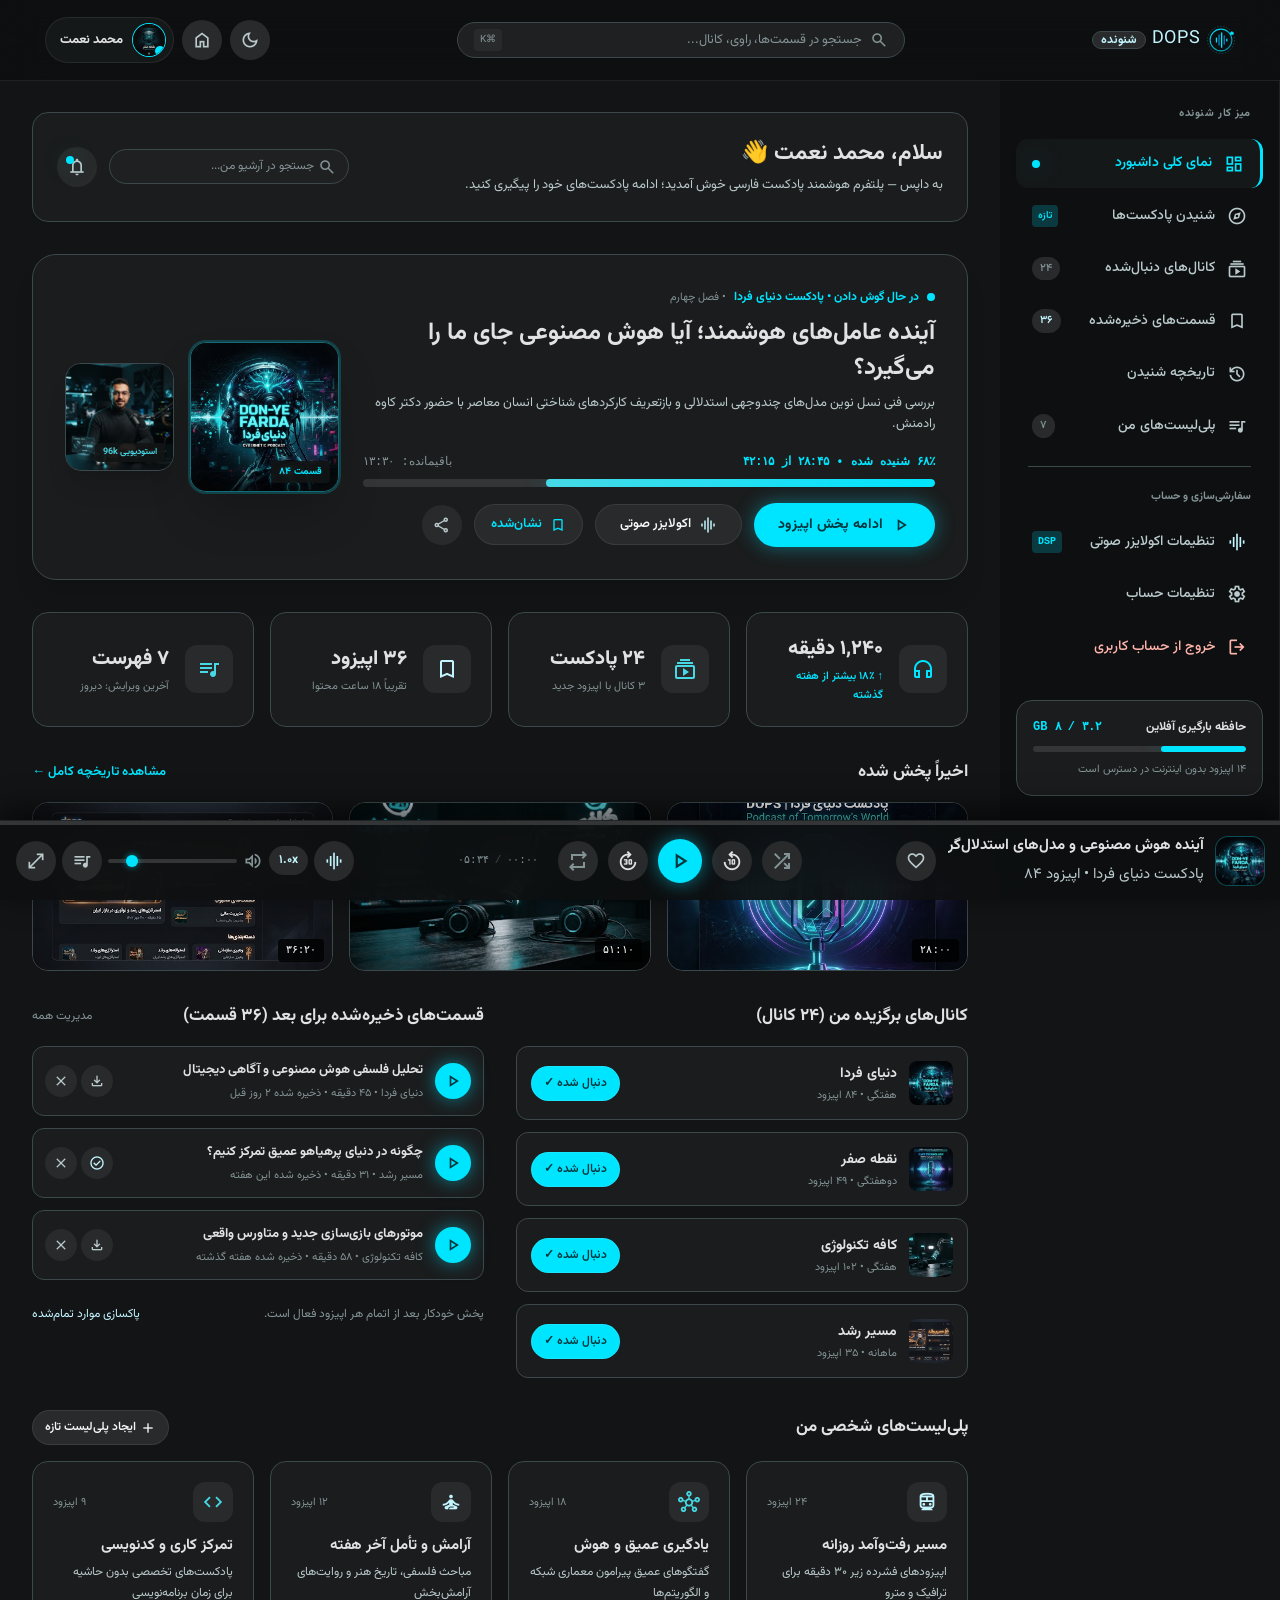
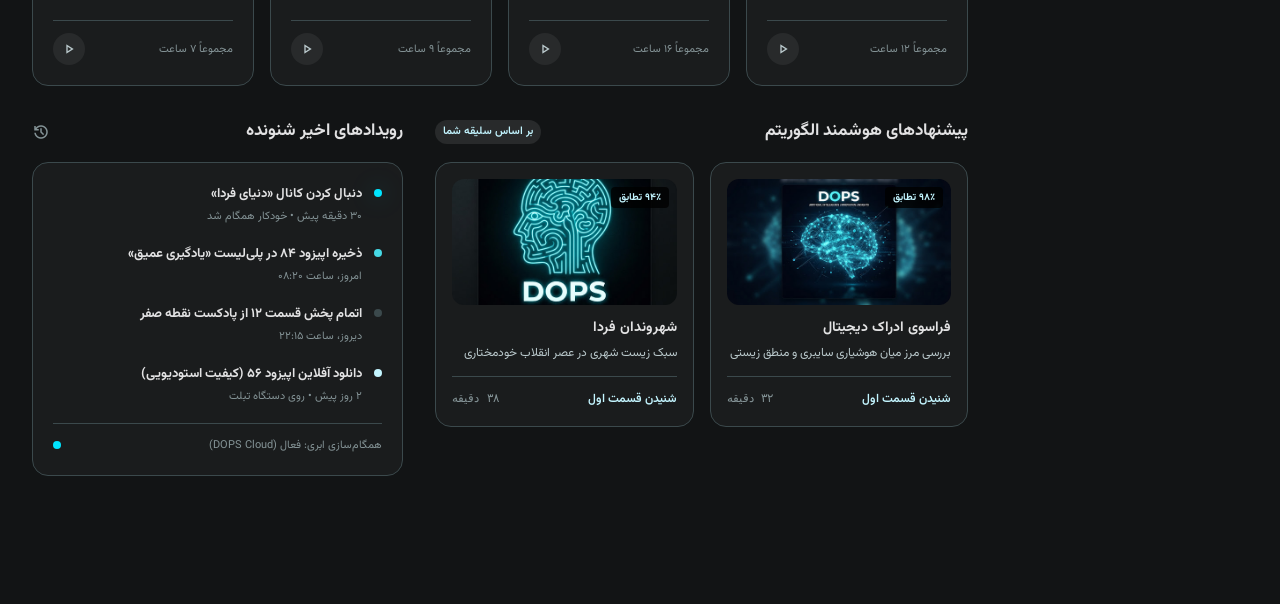
<file: listener-dashboard.html>
<!DOCTYPE html>
<html lang="fa" dir="rtl" class="dark">
<head>
  <link rel="icon" type="image/svg+xml" href="assets/images/logo/favicon.svg"/>
  <link rel="alternate icon" href="favicon.ico"/>

  <meta charset="utf-8"/>
  <meta name="viewport" content="width=device-width, initial-scale=1.0"/>
  <title>میز کار شنونده — داپس (DOPS)</title>
  <meta name="description" content="داشبورد شخصی شنوندگان داپس: پادکست‌های دنبال‌شده، تاریخچه شنیداری و پلی‌لیست‌های اختصاصی."/>

  <!-- Local Typography & Design System -->
  <link rel="stylesheet" href="assets/css/vazirmatn.css"/>
  <link rel="stylesheet" href="assets/css/style.css"/>
  <link rel="stylesheet" href="assets/css/animations.css"/>

  <!-- Theme Bootstrapper -->
  <script src="assets/js/dops-theme.js"></script>
</head>
<body class="bg-surface font-body-md text-on-surface antialiased selection:bg-primary selection:text-on-primary">

  <!-- ========================================================================
       1. DASHBOARD HEADER
       ======================================================================== -->
  <header class="fixed top-0 inset-x-0 z-50 glass-header">
    <div class="w-full flex items-center justify-between dashboard-header-inner">
      
      <!-- Right: Logo & Workspace Title -->
      <div class="flex items-center gap-2 sm:gap-4 shrink-0">
        <a href="index.html" class="flex items-center gap-1.5 sm:gap-2 text-decoration-none group shrink-0" aria-label="داپس صفحه اصلی">
          <div class="relative w-7 h-7 sm:w-8 sm:h-8 shrink-0 flex items-center justify-center">
            <img src="assets/images/logo/logo-icon.svg" alt="لوگوی رسمی داپس (DOPS)" width="32" height="32" class="w-full h-full object-contain" />
          </div>
          <span class="font-headline font-black text-[18px] sm:text-[20px] tracking-wider text-primary leading-none select-none">DOPS</span>
          <span class="dashboard-role-badge bg-surface-container-high text-primary border border-outline-variant">شنونده</span>
        </a>
      </div>

      <!-- Center: Global Search -->
      <div class="hidden md:flex items-center flex-1 max-w-md mx-4 bg-surface-container rounded-full px-4 py-1.5 border border-outline-variant">
        <span class="material-symbols-outlined text-outline text-[18px] ml-2">search</span>
        <input type="text" class="bg-transparent text-[13px] text-on-surface placeholder:text-outline outline-none w-full" placeholder="جستجو در قسمت‌ها، راوی، کانال..." name="search"/>
        <span class="text-[10px] text-outline bg-surface-container-high px-1.5 py-0.5 rounded">⌘K</span>
      </div>

      <!-- Left: Theme & User Avatar -->
      <div class="flex items-center gap-2 sm:gap-3 shrink-0">
        <button type="button" class="theme-toggle-btn btn-icon dashboard-header-action-theme" aria-label="تغییر حالت تیره و روشن">
          <span class="material-symbols-outlined theme-toggle-icon text-[20px]">dark_mode</span>
        </button>

        <a href="index.html" class="btn-icon dashboard-header-action-home" title="مشاهده وبسایت" aria-label="مشاهده وبسایت">
          <span class="material-symbols-outlined text-[20px]">home</span>
        </a>

        <!-- User Profile Pill -->
        <button type="button" class="dashboard-profile-pill" data-modal-open="account-settings-modal" title="تنظیمات حساب کاربری">
          <div class="relative w-8 h-8 rounded-full overflow-hidden ring-1 ring-primary-container shrink-0">
            <img src="assets/images/avatars/avatar-alex.png" alt="محمد نعمت" class="w-full h-full object-cover"/>
            <span class="absolute bottom-0 right-0 w-2.5 h-2.5 rounded-full bg-primary-container ring-1 ring-surface"></span>
          </div>
          <span class="text-[13px] font-bold text-on-surface hidden sm:inline">محمد نعمت</span>
        </button>

        <!-- Mobile Sidebar Toggle -->
        <button type="button" class="lg:hidden btn-icon shrink-0" data-sidebar-toggle aria-label="منوی داشبورد">
          <span class="material-symbols-outlined text-[22px]">menu</span>
        </button>
      </div>

    </div>
  </header>

  <!-- Mobile Sidebar Backdrop -->
  <div id="sidebar-backdrop" class="fixed inset-0 bg-black/70 backdrop-blur-sm z-[80] opacity-0 pointer-events-none transition-opacity duration-300"></div>

  <!-- ========================================================================
       2. DASHBOARD BODY (RTL: SIDEBAR ON RIGHT, CONTENT ON LEFT)
       ======================================================================== -->
  <div class="pt-20 flex min-h-screen">
    
    <!-- RIGHT SIDEBAR (LISTENER NAVIGATION) -->
    <aside class="dashboard-sidebar z-[90]">
      <div>
        <div class="px-3 mb-4 flex items-center justify-between">
          <span class="text-[11px] font-bold text-outline uppercase tracking-wider">میز کار شنونده</span>
          <button type="button" class="lg:hidden btn-icon w-7 h-7 text-outline hover:text-on-surface" data-sidebar-toggle aria-label="بستن منو">
            <span class="material-symbols-outlined text-[18px]">close</span>
          </button>
        </div>

        <nav class="space-y-1">
          <a href="listener-dashboard.html" class="sidebar-link active">
            <div class="flex items-center gap-3">
              <span class="material-symbols-outlined text-[20px]">dashboard</span>
              <span>نمای کلی داشبورد</span>
            </div>
            <span class="w-2 h-2 rounded-full bg-primary-container shadow-glow"></span>
          </a>

          <a href="podcast.html" class="sidebar-link">
            <div class="flex items-center gap-3">
              <span class="material-symbols-outlined text-[20px]">explore</span>
              <span>شنیدن پادکست‌ها</span>
            </div>
            <span class="text-[10px] px-1.5 py-0.5 rounded bg-primary-container/20 text-primary-container font-semibold">تازه</span>
          </a>

          <a href="#channels" class="sidebar-link">
            <div class="flex items-center gap-3">
              <span class="material-symbols-outlined text-[20px]">subscriptions</span>
              <span>کانال‌های دنبال‌شده</span>
            </div>
            <span class="text-[11px] px-2 py-0.5 rounded-full bg-surface-container-high text-outline">۲۴</span>
          </a>

          <a href="#saved" class="sidebar-link">
            <div class="flex items-center gap-3">
              <span class="material-symbols-outlined text-[20px]">bookmark</span>
              <span>قسمت‌های ذخیره‌شده</span>
            </div>
            <span class="text-[11px] px-2 py-0.5 rounded-full bg-surface-container-high text-primary font-semibold">۳۶</span>
          </a>

          <a href="#history" class="sidebar-link">
            <div class="flex items-center gap-3">
              <span class="material-symbols-outlined text-[20px]">history</span>
              <span>تاریخچه شنیدن</span>
            </div>
          </a>

          <a href="#playlists" class="sidebar-link">
            <div class="flex items-center gap-3">
              <span class="material-symbols-outlined text-[20px]">queue_music</span>
              <span>پلی‌لیست‌های من</span>
            </div>
            <span class="text-[11px] px-2 py-0.5 rounded-full bg-surface-container-high text-outline">۷</span>
          </a>
        </nav>

        <div class="my-4 mx-3 h-px bg-outline-variant"></div>

        <div class="px-3 mb-2">
          <span class="text-[11px] font-bold text-outline">سفارشی‌سازی و حساب</span>
        </div>

        <nav class="space-y-1">
          <!-- Mobile Drawer Access: Home & Theme Toggle (Transferred from header) -->
          <a href="index.html" class="sidebar-link lg:hidden">
            <div class="flex items-center gap-3">
              <span class="material-symbols-outlined text-[20px]">home</span>
              <span>صفحه اصلی وبسایت</span>
            </div>
            <span class="material-symbols-outlined text-[16px] text-outline">arrow_back</span>
          </a>

          <button type="button" class="theme-toggle-btn sidebar-link w-full text-right cursor-pointer lg:hidden" aria-label="تغییر حالت تیره و روشن">
            <div class="flex items-center gap-3">
              <span class="material-symbols-outlined theme-toggle-icon text-[20px]">dark_mode</span>
              <span>تغییر پوسته (شب / روز)</span>
            </div>
            <span class="text-[10px] px-2 py-0.5 rounded-full bg-surface-container-high text-primary font-medium">پوسته</span>
          </button>

          <a href="#" class="sidebar-link" data-modal-open="equalizer-modal">
            <div class="flex items-center gap-3">
              <span class="material-symbols-outlined text-[20px] text-primary">graphic_eq</span>
              <span>تنظیمات اکولایزر صوتی</span>
            </div>
            <span class="text-[10px] px-1.5 py-0.5 rounded bg-primary-container/20 text-primary-container font-semibold font-mono">DSP</span>
          </a>

          <a href="#" class="sidebar-link" data-modal-open="account-settings-modal">
            <div class="flex items-center gap-3">
              <span class="material-symbols-outlined text-[20px]">settings</span>
              <span>تنظیمات حساب</span>
            </div>
          </a>

          <a href="index.html" class="sidebar-link text-error hover:bg-surface-container-high" onclick="window.dopsToast('با موفقیت خارج شدید');">
            <div class="flex items-center gap-3">
              <span class="material-symbols-outlined text-[20px]">logout</span>
              <span>خروج از حساب کاربری</span>
            </div>
          </a>
        </nav>
      </div>

      <!-- Offline Storage Pod -->
      <div class="p-4 rounded-2xl bg-surface-container-low border border-outline-variant shadow-sm mt-6">
        <div class="flex items-center justify-between text-[12px] mb-2">
          <span class="font-bold text-on-surface">حافظه بارگیری آفلاین</span>
          <span class="text-primary-container font-mono font-semibold">۳.۲ / ۸ GB</span>
        </div>
        <div class="w-full h-1.5 bg-surface-container-highest rounded-full overflow-hidden mb-2">
          <div class="h-full bg-primary-container rounded-full w-[40%] shadow-glow"></div>
        </div>
        <span class="text-[11px] text-outline block">۱۴ اپیزود بدون اینترنت در دسترس است</span>
      </div>
    </aside>

    <!-- LEFT MAIN CONTENT STREAM -->
    <main class="flex-1 p-4 lg:p-8 max-w-full overflow-hidden pb-48 lg:pb-56">
      
      <!-- 1. Header Greeting Strip -->
      <div class="flex flex-col sm:flex-row sm:items-center justify-between gap-4 p-6 rounded-2xl bg-surface-container-low border border-outline-variant shadow-sm mb-8">
        <div>
          <h1 class="font-headline-md font-bold text-on-surface text-[22px]">سلام، محمد نعمت 👋</h1>
          <p class="text-[13px] text-on-surface-variant mt-1">به داپس — پلتفرم هوشمند پادکست فارسی خوش آمدید؛ ادامه پادکست‌های خود را پیگیری کنید.</p>
        </div>

        <div class="flex items-center gap-3">
          <div class="flex items-center bg-surface-container rounded-full px-3 py-1.5 border border-outline-variant">
            <span class="material-symbols-outlined text-outline text-[18px] ml-1">search</span>
            <input type="text" class="bg-transparent text-[12px] text-on-surface placeholder:text-outline outline-none w-36 sm:w-48" placeholder="جستجو در آرشیو من..."/>
          </div>

          <button type="button" class="btn-icon relative" onclick="window.dopsToast('۳ رویداد جدید ثبت شده است')">
            <span class="material-symbols-outlined text-[20px]">notifications</span>
            <span class="absolute top-2 left-2 w-2 h-2 rounded-full bg-primary-container shadow-glow"></span>
          </button>
        </div>
      </div>

      <!-- 2. Currently Listening Hero Card -->
      <section class="relative rounded-3xl bg-surface-container-low border border-outline-variant p-6 lg:p-8 shadow-xl mb-8 overflow-hidden">
        <div class="grid grid-cols-1 lg:grid-cols-12 gap-6 items-center">
          
          <!-- Metadata & Play CTA (8 cols) -->
          <div class="lg:col-span-8 flex flex-col items-start text-right">
            <div class="flex items-center gap-2 mb-2">
              <span class="w-2 h-2 rounded-full bg-primary-container animate-pulse"></span>
              <span class="text-[12px] font-bold text-primary-container">در حال گوش دادن • پادکست دنیای فردا</span>
              <span class="text-[11px] text-outline">• فصل چهارم</span>
            </div>

            <h2 class="font-headline-lg font-bold text-on-surface text-[20px] sm:text-[24px] mb-2">
              آینده عامل‌های هوشمند؛ آیا هوش مصنوعی جای ما را می‌گیرد؟
            </h2>

            <p class="text-[13px] text-on-surface-variant leading-relaxed mb-4 max-w-2xl">
              بررسی فنی نسل نوین مدل‌های چندوجهی استدلالی و بازتعریف کارکردهای شناختی انسان معاصر با حضور دکتر کاوه رادمنش.
            </p>

            <!-- Progress Bar -->
            <div class="w-full max-w-xl mb-4">
              <div class="flex items-center justify-between text-[12px] font-mono text-outline mb-1.5">
                <span class="text-primary-container font-semibold">۶۸٪ شنیده شده • ۲۸:۴۵ از ۴۲:۱۵</span>
                <span>باقیمانده: ۱۳:۳۰</span>
              </div>
              <div class="w-full h-2 bg-surface-container-highest rounded-full overflow-hidden">
                <div class="h-full bg-gradient-to-r from-secondary to-primary-container rounded-full w-[68%] shadow-glow"></div>
              </div>
            </div>

            <div class="flex flex-wrap items-center gap-3">
              <button type="button" class="btn-primary text-[14px] py-2.5 px-6 play-episode-btn"
                      data-podcast-play="true"
                      data-track-title="آینده عامل‌های هوشمند؛ آیا هوش مصنوعی جای ما را می‌گیرد؟"
                      data-track-podcast="دنیای فردا • قسمت ۸۴"
                      data-track-artwork="assets/images/podcasts/donye-farda.png">
                <span class="material-symbols-outlined text-[20px]">play_arrow</span>
                <span>ادامه پخش اپیزود</span>
              </button>

              <button type="button" class="btn-secondary text-[13px] py-2 px-3.5 flex items-center gap-2" data-modal-open="equalizer-modal" aria-label="اکولایزر صوتی">
                <span class="material-symbols-outlined text-[18px] text-primary">graphic_eq</span>
                <span>اکولایزر صوتی</span>
              </button>

              <button type="button" class="btn-secondary text-[13px] py-2 px-4 btn-bookmark active" data-bookmark-btn>
                <span class="material-symbols-outlined text-[16px] fill-current text-primary-container">bookmark</span>
                <span>نشان‌شده</span>
              </button>

              <button type="button" class="btn-icon" data-share-copy aria-label="اشتراک‌گذاری">
                <span class="material-symbols-outlined text-[18px]">share</span>
              </button>
            </div>
          </div>

          <!-- Cover Art & Host Portrait (4 cols) -->
          <div class="lg:col-span-4 flex items-center justify-center gap-4">
            <div class="relative w-36 sm:w-44 aspect-square rounded-2xl overflow-hidden shadow-2xl border border-primary-container/40 ring-2 ring-primary-container/20">
              <img src="assets/images/podcasts/donye-farda.png" alt="کاور دنیای فردا" class="w-full h-full object-cover"/>
              <div class="absolute bottom-2 right-2 px-2 py-0.5 rounded bg-surface/90 text-[10px] text-primary-container font-bold">
                قسمت ۸۴
              </div>
            </div>

            <div class="relative w-28 sm:w-32 aspect-square rounded-2xl overflow-hidden shadow-xl border border-outline-variant hidden sm:block">
              <img src="assets/images/avatars/host-ali-rezaei.png" alt="علی رضایی" class="w-full h-full object-cover"/>
              <div class="absolute bottom-2 right-2 px-2 py-0.5 rounded bg-surface/90 text-[9px] text-secondary font-semibold">
                استودیویی 96k
              </div>
            </div>
          </div>

        </div>
      </section>

      <!-- 3. FOUR LISTENING STAT CARDS -->
      <section class="grid grid-cols-1 sm:grid-cols-2 lg:grid-cols-4 gap-4 mb-8">
        
        <div class="p-5 rounded-2xl bg-surface-container-low border border-outline-variant flex items-center gap-4">
          <div class="w-12 h-12 rounded-xl bg-surface-container-high flex items-center justify-center text-primary-container shrink-0">
            <span class="material-symbols-outlined text-[24px]">headphones</span>
          </div>
          <div>
            <div class="font-headline-sm font-extrabold text-on-surface text-[20px]">۱,۲۴۰ دقیقه</div>
            <div class="text-[11px] text-primary-container font-semibold mt-0.5">↑ ۱۸٪ بیشتر از هفته گذشته</div>
          </div>
        </div>

        <div class="p-5 rounded-2xl bg-surface-container-low border border-outline-variant flex items-center gap-4">
          <div class="w-12 h-12 rounded-xl bg-surface-container-high flex items-center justify-center text-secondary shrink-0">
            <span class="material-symbols-outlined text-[24px]">subscriptions</span>
          </div>
          <div>
            <div class="font-headline-sm font-extrabold text-on-surface text-[20px]">۲۴ پادکست</div>
            <div class="text-[11px] text-outline mt-0.5">۳ کانال با اپیزود جدید</div>
          </div>
        </div>

        <div class="p-5 rounded-2xl bg-surface-container-low border border-outline-variant flex items-center gap-4">
          <div class="w-12 h-12 rounded-xl bg-surface-container-high flex items-center justify-center text-primary shrink-0">
            <span class="material-symbols-outlined text-[24px]">bookmark</span>
          </div>
          <div>
            <div class="font-headline-sm font-extrabold text-on-surface text-[20px]">۳۶ اپیزود</div>
            <div class="text-[11px] text-outline mt-0.5">تقریباً ۱۸ ساعت محتوا</div>
          </div>
        </div>

        <div class="p-5 rounded-2xl bg-surface-container-low border border-outline-variant flex items-center gap-4">
          <div class="w-12 h-12 rounded-xl bg-surface-container-high flex items-center justify-center text-secondary shrink-0">
            <span class="material-symbols-outlined text-[24px]">queue_music</span>
          </div>
          <div>
            <div class="font-headline-sm font-extrabold text-on-surface text-[20px]">۷ فهرست</div>
            <div class="text-[11px] text-outline mt-0.5">آخرین ویرایش: دیروز</div>
          </div>
        </div>

      </section>

      <!-- 4. RECENTLY PLAYED TILES -->
      <section id="history" class="mb-8">
        <div class="flex items-center justify-between mb-4">
          <h3 class="font-headline-sm font-bold text-on-surface text-[17px]">اخیراً پخش شده</h3>
          <a href="#" class="text-[13px] text-primary-container font-semibold hover:underline" onclick="window.dopsToast('تاریخچه کامل'); return false;">مشاهده تاریخچه کامل ←</a>
        </div>

        <div class="grid grid-cols-1 sm:grid-cols-3 gap-4">
          
          <div class="relative rounded-2xl overflow-hidden aspect-video bg-surface-container-low border border-outline-variant group cursor-pointer play-episode-btn"
               data-podcast-play="true"
               data-track-title="پادکست نقطه صفر: معماری ذهن"
               data-track-podcast="نقطه صفر • قسمت ۴۲"
               data-track-artwork="assets/images/podcasts/cover-noghteh-sefr.png">
            <img src="assets/images/podcasts/cover-noghteh-sefr.png" alt="نقطه صفر" class="w-full h-full object-cover group-hover:scale-105 transition-transform"/>
            <div class="absolute inset-0 bg-black/40 flex items-center justify-center opacity-0 group-hover:opacity-100 transition-opacity">
              <span class="play-circle-btn w-10 h-10"><span class="material-symbols-outlined text-[22px]">play_arrow</span></span>
            </div>
            <span class="absolute bottom-2 right-2 px-2 py-0.5 rounded bg-black/80 text-[11px] font-mono text-white">۲۸:۰۰</span>
          </div>

          <div class="relative rounded-2xl overflow-hidden aspect-video bg-surface-container-low border border-outline-variant group cursor-pointer play-episode-btn"
               data-podcast-play="true"
               data-track-title="کافه تکنولوژی: گجت‌های جدید"
               data-track-podcast="کافه تکنولوژی • قسمت ۳۰"
               data-track-artwork="assets/images/podcasts/cover-cafe-technology.png">
            <img src="assets/images/podcasts/cover-cafe-technology.png" alt="کافه تکنولوژی" class="w-full h-full object-cover group-hover:scale-105 transition-transform"/>
            <div class="absolute inset-0 bg-black/40 flex items-center justify-center opacity-0 group-hover:opacity-100 transition-opacity">
              <span class="play-circle-btn w-10 h-10"><span class="material-symbols-outlined text-[22px]">play_arrow</span></span>
            </div>
            <span class="absolute bottom-2 right-2 px-2 py-0.5 rounded bg-black/80 text-[11px] font-mono text-white">۵۱:۱۰</span>
          </div>

          <div class="relative rounded-2xl overflow-hidden aspect-video bg-surface-container-low border border-outline-variant group cursor-pointer play-episode-btn"
               data-podcast-play="true"
               data-track-title="مسیر رشد: استارتاپ‌های نوین"
               data-track-podcast="مسیر رشد • قسمت ۲۴"
               data-track-artwork="assets/images/podcasts/cover-masire-roshd.png">
            <img src="assets/images/podcasts/cover-masire-roshd.png" alt="مسیر رشد" class="w-full h-full object-cover group-hover:scale-105 transition-transform"/>
            <div class="absolute inset-0 bg-black/40 flex items-center justify-center opacity-0 group-hover:opacity-100 transition-opacity">
              <span class="play-circle-btn w-10 h-10"><span class="material-symbols-outlined text-[22px]">play_arrow</span></span>
            </div>
            <span class="absolute bottom-2 right-2 px-2 py-0.5 rounded bg-black/80 text-[11px] font-mono text-white">۳۶:۲۰</span>
          </div>

        </div>
      </section>

      <!-- 5. CHANNELS & SAVED EPISODES SPLIT -->
      <section class="grid grid-cols-1 lg:grid-cols-12 gap-8 mb-8">
        
        <!-- Right Column: Followed Channels (6 cols) -->
        <div id="channels" class="lg:col-span-6 space-y-4">
          <div class="flex items-center justify-between">
            <h3 class="font-headline-sm font-bold text-on-surface text-[17px]">کانال‌های برگزیده من (۲۴ کانال)</h3>
          </div>

          <div class="space-y-3">
            <div class="p-3.5 rounded-xl bg-surface-container-low border border-outline-variant flex items-center justify-between">
              <div class="flex items-center gap-3">
                <img src="assets/images/podcasts/donye-farda.png" alt="دنیای فردا" class="w-11 h-11 rounded-lg object-cover"/>
                <div>
                  <h4 class="text-[14px] font-bold text-on-surface">دنیای فردا</h4>
                  <div class="text-[11px] text-outline">هفتگی • ۸۴ اپیزود</div>
                </div>
              </div>
              <button type="button" class="btn-secondary text-[12px] py-1.5 px-3 btn-follow followed" data-follow-btn>
                <span>دنبال شده ✓</span>
              </button>
            </div>

            <div class="p-3.5 rounded-xl bg-surface-container-low border border-outline-variant flex items-center justify-between">
              <div class="flex items-center gap-3">
                <img src="assets/images/podcasts/cover-noghteh-sefr.png" alt="نقطه صفر" class="w-11 h-11 rounded-lg object-cover"/>
                <div>
                  <h4 class="text-[14px] font-bold text-on-surface">نقطه صفر</h4>
                  <div class="text-[11px] text-outline">دوهفتگی • ۴۹ اپیزود</div>
                </div>
              </div>
              <button type="button" class="btn-secondary text-[12px] py-1.5 px-3 btn-follow followed" data-follow-btn>
                <span>دنبال شده ✓</span>
              </button>
            </div>

            <div class="p-3.5 rounded-xl bg-surface-container-low border border-outline-variant flex items-center justify-between">
              <div class="flex items-center gap-3">
                <img src="assets/images/podcasts/cover-cafe-technology.png" alt="کافه تکنولوژی" class="w-11 h-11 rounded-lg object-cover"/>
                <div>
                  <h4 class="text-[14px] font-bold text-on-surface">کافه تکنولوژی</h4>
                  <div class="text-[11px] text-outline">هفتگی • ۱۰۲ اپیزود</div>
                </div>
              </div>
              <button type="button" class="btn-secondary text-[12px] py-1.5 px-3 btn-follow followed" data-follow-btn>
                <span>دنبال شده ✓</span>
              </button>
            </div>

            <div class="p-3.5 rounded-xl bg-surface-container-low border border-outline-variant flex items-center justify-between">
              <div class="flex items-center gap-3">
                <img src="assets/images/podcasts/cover-masire-roshd.png" alt="مسیر رشد" class="w-11 h-11 rounded-lg object-cover"/>
                <div>
                  <h4 class="text-[14px] font-bold text-on-surface">مسیر رشد</h4>
                  <div class="text-[11px] text-outline">ماهانه • ۳۵ اپیزود</div>
                </div>
              </div>
              <button type="button" class="btn-secondary text-[12px] py-1.5 px-3 btn-follow followed" data-follow-btn>
                <span>دنبال شده ✓</span>
              </button>
            </div>
          </div>
        </div>

        <!-- Left Column: Saved for Later (6 cols) -->
        <div id="saved" class="lg:col-span-6 space-y-4">
          <div class="flex items-center justify-between">
            <h3 class="font-headline-sm font-bold text-on-surface text-[17px]">قسمت‌های ذخیره‌شده برای بعد (۳۶ قسمت)</h3>
            <span class="text-[12px] text-outline">مدیریت همه</span>
          </div>

          <div class="space-y-3">
            <div class="p-3 rounded-xl bg-surface-container-low border border-outline-variant flex items-center justify-between">
              <div class="flex items-center gap-3 min-w-0">
                <button type="button" class="play-circle-btn w-9 h-9 shrink-0 play-episode-btn"
                        data-podcast-play="true"
                        data-track-title="تحلیل فلسفی هوش مصنوعی و آگاهی دیجیتال"
                        data-track-podcast="دنیای فردا • قسمت ۴۵"
                        data-track-artwork="assets/images/podcasts/donye-farda.png">
                  <span class="material-symbols-outlined text-[20px]">play_arrow</span>
                </button>
                <div class="truncate">
                  <h4 class="text-[13px] font-bold text-on-surface truncate">تحلیل فلسفی هوش مصنوعی و آگاهی دیجیتال</h4>
                  <div class="text-[11px] text-outline mt-0.5">دنیای فردا • ۴۵ دقیقه • ذخیره شده ۲ روز قبل</div>
                </div>
              </div>
              <div class="flex items-center gap-1 shrink-0">
                <button type="button" class="btn-icon w-8 h-8" onclick="window.dopsToast('دانلود آفلاین');"><span class="material-symbols-outlined text-[16px]">download</span></button>
                <button type="button" class="btn-icon w-8 h-8" onclick="window.dopsToast('از ذخیره‌شده‌ها حذف شد');"><span class="material-symbols-outlined text-[16px]">close</span></button>
              </div>
            </div>

            <div class="p-3 rounded-xl bg-surface-container-low border border-outline-variant flex items-center justify-between">
              <div class="flex items-center gap-3 min-w-0">
                <button type="button" class="play-circle-btn w-9 h-9 shrink-0 play-episode-btn"
                        data-podcast-play="true"
                        data-track-title="چگونه در دنیای پرهیاهو عمیق تمرکز کنیم؟"
                        data-track-podcast="مسیر رشد • قسمت ۳۱"
                        data-track-artwork="assets/images/podcasts/cover-masire-roshd.png">
                  <span class="material-symbols-outlined text-[20px]">play_arrow</span>
                </button>
                <div class="truncate">
                  <h4 class="text-[13px] font-bold text-on-surface truncate">چگونه در دنیای پرهیاهو عمیق تمرکز کنیم؟</h4>
                  <div class="text-[11px] text-outline mt-0.5">مسیر رشد • ۳۱ دقیقه • ذخیره شده این هفته</div>
                </div>
              </div>
              <div class="flex items-center gap-1 shrink-0">
                <button type="button" class="btn-icon w-8 h-8 text-primary"><span class="material-symbols-outlined text-[16px]">check_circle</span></button>
                <button type="button" class="btn-icon w-8 h-8" onclick="window.dopsToast('از ذخیره‌شده‌ها حذف شد');"><span class="material-symbols-outlined text-[16px]">close</span></button>
              </div>
            </div>

            <div class="p-3 rounded-xl bg-surface-container-low border border-outline-variant flex items-center justify-between">
              <div class="flex items-center gap-3 min-w-0">
                <button type="button" class="play-circle-btn w-9 h-9 shrink-0 play-episode-btn"
                        data-podcast-play="true"
                        data-track-title="موتورهای بازی‌سازی جدید و متاورس واقعی"
                        data-track-podcast="کافه تکنولوژی • قسمت ۵۸"
                        data-track-artwork="assets/images/podcasts/cover-cafe-technology.png">
                  <span class="material-symbols-outlined text-[20px]">play_arrow</span>
                </button>
                <div class="truncate">
                  <h4 class="text-[13px] font-bold text-on-surface truncate">موتورهای بازی‌سازی جدید و متاورس واقعی</h4>
                  <div class="text-[11px] text-outline mt-0.5">کافه تکنولوژی • ۵۸ دقیقه • ذخیره شده هفته گذشته</div>
                </div>
              </div>
              <div class="flex items-center gap-1 shrink-0">
                <button type="button" class="btn-icon w-8 h-8" onclick="window.dopsToast('دانلود آفلاین');"><span class="material-symbols-outlined text-[16px]">download</span></button>
                <button type="button" class="btn-icon w-8 h-8" onclick="window.dopsToast('از ذخیره‌شده‌ها حذف شد');"><span class="material-symbols-outlined text-[16px]">close</span></button>
              </div>
            </div>
          </div>

          <div class="text-[12px] text-outline pt-2 flex items-center justify-between">
            <span>پخش خودکار بعد از اتمام هر اپیزود فعال است.</span>
            <button type="button" class="text-primary hover:underline" onclick="window.dopsToast('موارد تمام‌شده پاکسازی شدند', 'success')">پاکسازی موارد تمام‌شده</button>
          </div>
        </div>

      </section>

      <!-- 6. PERSONAL PLAYLISTS -->
      <section id="playlists" class="mb-8">
        <div class="flex items-center justify-between mb-4">
          <h3 class="font-headline-sm font-bold text-on-surface text-[17px]">پلی‌لیست‌های شخصی من</h3>
          <button type="button" class="btn-secondary text-[12px] py-1.5 px-3 flex items-center gap-1" onclick="window.dopsToast('پلی‌لیست جدید ساخته شد', 'success')">
            <span class="material-symbols-outlined text-[16px]">add</span>
            <span>ایجاد پلی‌لیست تازه</span>
          </button>
        </div>

        <div class="grid grid-cols-1 sm:grid-cols-2 lg:grid-cols-4 gap-4">
          
          <div class="p-5 rounded-2xl bg-surface-container-low border border-outline-variant hover:border-primary-container transition-colors group">
            <div class="flex items-center justify-between mb-3">
              <div class="w-10 h-10 rounded-xl bg-surface-container-high flex items-center justify-center text-primary">
                <span class="material-symbols-outlined text-[22px]">directions_subway</span>
              </div>
              <span class="text-[11px] text-outline">۲۴ اپیزود</span>
            </div>
            <h4 class="font-headline-sm font-bold text-on-surface text-[15px] mb-1">مسیر رفت‌وآمد روزانه</h4>
            <p class="text-[12px] text-on-surface-variant mb-4">اپیزودهای فشرده زیر ۳۰ دقیقه برای ترافیک و مترو</p>
            <div class="flex items-center justify-between pt-3 border-t border-outline-variant text-[11px] text-outline">
              <span>مجموعاً ۱۲ ساعت</span>
              <button type="button" class="btn-icon w-8 h-8 play-episode-btn" data-podcast-play="true"><span class="material-symbols-outlined text-[16px]">play_arrow</span></button>
            </div>
          </div>

          <div class="p-5 rounded-2xl bg-surface-container-low border border-outline-variant hover:border-primary-container transition-colors group">
            <div class="flex items-center justify-between mb-3">
              <div class="w-10 h-10 rounded-xl bg-surface-container-high flex items-center justify-center text-secondary">
                <span class="material-symbols-outlined text-[22px]">hub</span>
              </div>
              <span class="text-[11px] text-outline">۱۸ اپیزود</span>
            </div>
            <h4 class="font-headline-sm font-bold text-on-surface text-[15px] mb-1">یادگیری عمیق و هوش</h4>
            <p class="text-[12px] text-on-surface-variant mb-4">گفتگوهای عمیق پیرامون معماری شبکه و الگوریتم‌ها</p>
            <div class="flex items-center justify-between pt-3 border-t border-outline-variant text-[11px] text-outline">
              <span>مجموعاً ۱۶ ساعت</span>
              <button type="button" class="btn-icon w-8 h-8 play-episode-btn" data-podcast-play="true"><span class="material-symbols-outlined text-[16px]">play_arrow</span></button>
            </div>
          </div>

          <div class="p-5 rounded-2xl bg-surface-container-low border border-outline-variant hover:border-primary-container transition-colors group">
            <div class="flex items-center justify-between mb-3">
              <div class="w-10 h-10 rounded-xl bg-surface-container-high flex items-center justify-center text-primary">
                <span class="material-symbols-outlined text-[22px]">self_improvement</span>
              </div>
              <span class="text-[11px] text-outline">۱۲ اپیزود</span>
            </div>
            <h4 class="font-headline-sm font-bold text-on-surface text-[15px] mb-1">آرامش و تأمل آخر هفته</h4>
            <p class="text-[12px] text-on-surface-variant mb-4">مباحث فلسفی، تاریخ هنر و روایت‌های آرامش‌بخش</p>
            <div class="flex items-center justify-between pt-3 border-t border-outline-variant text-[11px] text-outline">
              <span>مجموعاً ۹ ساعت</span>
              <button type="button" class="btn-icon w-8 h-8 play-episode-btn" data-podcast-play="true"><span class="material-symbols-outlined text-[16px]">play_arrow</span></button>
            </div>
          </div>

          <div class="p-5 rounded-2xl bg-surface-container-low border border-outline-variant hover:border-primary-container transition-colors group">
            <div class="flex items-center justify-between mb-3">
              <div class="w-10 h-10 rounded-xl bg-surface-container-high flex items-center justify-center text-secondary">
                <span class="material-symbols-outlined text-[22px]">code</span>
              </div>
              <span class="text-[11px] text-outline">۹ اپیزود</span>
            </div>
            <h4 class="font-headline-sm font-bold text-on-surface text-[15px] mb-1">تمرکز کاری و کدنویسی</h4>
            <p class="text-[12px] text-on-surface-variant mb-4">پادکست‌های تخصصی بدون حاشیه برای زمان برنامه‌نویسی</p>
            <div class="flex items-center justify-between pt-3 border-t border-outline-variant text-[11px] text-outline">
              <span>مجموعاً ۷ ساعت</span>
              <button type="button" class="btn-icon w-8 h-8 play-episode-btn" data-podcast-play="true"><span class="material-symbols-outlined text-[16px]">play_arrow</span></button>
            </div>
          </div>

        </div>
      </section>

      <!-- 7. SMART RECOMMENDATIONS & RECENT ACTIVITY -->
      <section class="grid grid-cols-1 lg:grid-cols-12 gap-8">
        
        <!-- Smart Algorithmic Recommendations (7 cols) -->
        <div class="lg:col-span-7 space-y-4">
          <div class="flex items-center justify-between">
            <h3 class="font-headline-sm font-bold text-on-surface text-[17px]">پیشنهادهای هوشمند الگوریتم</h3>
            <span class="text-[11px] px-2 py-0.5 rounded-full bg-surface-container-high text-primary font-semibold">بر اساس سلیقه شما</span>
          </div>

          <div class="grid grid-cols-1 sm:grid-cols-2 gap-4">
            <div class="p-4 rounded-2xl bg-surface-container-low border border-outline-variant block group">
              <div class="relative w-full aspect-video rounded-xl overflow-hidden mb-3 bg-surface-container">
                <img src="assets/images/podcasts/cover-farasooye-edrak.png" alt="فراسوی ادراک دیجیتال" class="w-full h-full object-cover group-hover:scale-105 transition-transform"/>
                <span class="absolute top-2 right-2 px-2 py-0.5 rounded bg-black/80 text-primary text-[10px] font-bold">۹۸٪ تطابق</span>
              </div>
              <h4 class="font-headline-sm font-bold text-on-surface text-[14px]">فراسوی ادراک دیجیتال</h4>
              <p class="text-[12px] text-on-surface-variant mt-1 line-clamp-1">بررسی مرز میان هوشیاری سایبری و منطق زیستی</p>
              <div class="flex items-center justify-between pt-3 mt-3 border-t border-outline-variant text-[12px]">
                <button type="button" class="text-primary font-semibold hover:underline play-episode-btn" data-podcast-play="true">شنیدن قسمت اول</button>
                <span class="text-outline font-mono">۳۲ دقیقه</span>
              </div>
            </div>

            <div class="p-4 rounded-2xl bg-surface-container-low border border-outline-variant block group">
              <div class="relative w-full aspect-video rounded-xl overflow-hidden mb-3 bg-surface-container">
                <img src="assets/images/podcasts/cover-shahrvandan-farda.png" alt="شهروندان فردا" class="w-full h-full object-cover group-hover:scale-105 transition-transform"/>
                <span class="absolute top-2 right-2 px-2 py-0.5 rounded bg-black/80 text-primary text-[10px] font-bold">۹۴٪ تطابق</span>
              </div>
              <h4 class="font-headline-sm font-bold text-on-surface text-[14px]">شهروندان فردا</h4>
              <p class="text-[12px] text-on-surface-variant mt-1 line-clamp-1">سبک زیست شهری در عصر انقلاب خودمختاری</p>
              <div class="flex items-center justify-between pt-3 mt-3 border-t border-outline-variant text-[12px]">
                <button type="button" class="text-primary font-semibold hover:underline play-episode-btn" data-podcast-play="true">شنیدن قسمت اول</button>
                <span class="text-outline font-mono">۳۸ دقیقه</span>
              </div>
            </div>
          </div>
        </div>

        <!-- Recent Activity Timeline (5 cols) -->
        <div class="lg:col-span-5 space-y-4">
          <div class="flex items-center justify-between">
            <h3 class="font-headline-sm font-bold text-on-surface text-[17px]">رویدادهای اخیر شنونده</h3>
            <span class="material-symbols-outlined text-outline text-[18px]">history</span>
          </div>

          <div class="p-5 rounded-2xl bg-surface-container-low border border-outline-variant space-y-4">
            <div class="flex items-start gap-3">
              <span class="w-2 h-2 rounded-full bg-primary-container mt-1.5 shrink-0 shadow-glow"></span>
              <div>
                <div class="text-[13px] font-bold text-on-surface">دنبال کردن کانال «دنیای فردا»</div>
                <div class="text-[11px] text-outline mt-0.5">۳۰ دقیقه پیش • خودکار همگام شد</div>
              </div>
            </div>

            <div class="flex items-start gap-3">
              <span class="w-2 h-2 rounded-full bg-secondary mt-1.5 shrink-0"></span>
              <div>
                <div class="text-[13px] font-bold text-on-surface">ذخیره اپیزود ۸۴ در پلی‌لیست «یادگیری عمیق»</div>
                <div class="text-[11px] text-outline mt-0.5">امروز، ساعت ۰۸:۲۰</div>
              </div>
            </div>

            <div class="flex items-start gap-3">
              <span class="w-2 h-2 rounded-full bg-outline-variant mt-1.5 shrink-0"></span>
              <div>
                <div class="text-[13px] font-bold text-on-surface">اتمام پخش قسمت ۱۲ از پادکست نقطه صفر</div>
                <div class="text-[11px] text-outline mt-0.5">دیروز، ساعت ۲۲:۱۵</div>
              </div>
            </div>

            <div class="flex items-start gap-3">
              <span class="w-2 h-2 rounded-full bg-primary mt-1.5 shrink-0"></span>
              <div>
                <div class="text-[13px] font-bold text-on-surface">دانلود آفلاین اپیزود ۵۶ (کیفیت استودیویی)</div>
                <div class="text-[11px] text-outline mt-0.5">۲ روز پیش • روی دستگاه تبلت</div>
              </div>
            </div>

            <div class="pt-3 border-t border-outline-variant flex items-center justify-between text-[11px] text-outline">
              <span>همگام‌سازی ابری: فعال (DOPS Cloud)</span>
              <span class="w-2 h-2 rounded-full bg-primary-container"></span>
            </div>
          </div>
        </div>

      </section>

        <!-- Bottom Safety Spacer for Audio Player Dock -->
        <div class="h-20 sm:h-24 w-full pointer-events-none" aria-hidden="true"></div>
    </main>

  </div>

  <!-- ========================================================================
       3. UNIVERSAL PERSISTENT BOTTOM AUDIO PLAYER DOCK
       ======================================================================== -->
  
  <!-- ========================================================================
       MODAL: AUDIO EQUALIZER
       ======================================================================== -->
  <div id="equalizer-modal" class="dops-modal-backdrop">
    <div class="dops-modal-content dops-modal-lg">
      <!-- Modal Header -->
      <div class="dops-modal-header">
        <div class="flex items-center gap-3">
          <div class="w-10 h-10 rounded-xl bg-primary-container/10 flex items-center justify-center text-primary-container shrink-0">
            <span class="material-symbols-outlined text-[24px]">graphic_eq</span>
          </div>
          <div>
            <h3 class="font-headline-sm font-bold text-on-surface text-[17px] sm:text-[18px]">اکولایزر صوتی پیشرفته داپس</h3>
            <p class="text-[12px] text-outline mt-0.5">تنظیم فرکانس‌ها و وضوح صدای پادکست مطابق سلیقه شنیداری شما</p>
          </div>
        </div>
        <button type="button" class="btn-icon" data-modal-close aria-label="بستن">
          <span class="material-symbols-outlined text-[20px]">close</span>
        </button>
      </div>

      <!-- Equalizer Body -->
      <div class="dops-modal-body custom-scrollbar space-y-6">
        <!-- Presets Selector -->
        <div>
          <label class="block text-[12px] font-semibold text-outline mb-2">حالت‌های پیش‌فرض صوتی</label>
          <div class="grid grid-cols-3 sm:grid-cols-5 gap-2 text-[12px]" id="eq-presets">
            <button type="button" class="eq-preset-btn active p-2 rounded-xl bg-surface-container-high text-primary-container font-bold text-center border border-primary-container/40 transition-colors" data-preset="balanced">متوازن</button>
            <button type="button" class="eq-preset-btn p-2 rounded-xl bg-surface-container text-outline hover:text-on-surface text-center border border-transparent transition-colors" data-preset="vocal">وضوح گفتار</button>
            <button type="button" class="eq-preset-btn p-2 rounded-xl bg-surface-container text-outline hover:text-on-surface text-center border border-transparent transition-colors" data-preset="bass">باس عمیق</button>
            <button type="button" class="eq-preset-btn p-2 rounded-xl bg-surface-container text-outline hover:text-on-surface text-center border border-transparent transition-colors" data-preset="hifi">استودیو Hi-Fi</button>
            <button type="button" class="eq-preset-btn p-2 rounded-xl bg-surface-container text-outline hover:text-on-surface text-center border border-transparent transition-colors" data-preset="night">شنیدن شبانه</button>
          </div>
        </div>

        <!-- 5-Band Sliders Display -->
        <div class="p-6 rounded-2xl bg-surface-container-low border border-outline-variant">
          <div class="flex items-center justify-between mb-4">
            <span class="text-[12px] font-semibold text-on-surface">طیف فرکانسی (۵ کانال دسی‌بل)</span>
            <span class="text-[11px] font-mono text-primary font-bold">PRO DSP V2.4</span>
          </div>

          <div class="grid grid-cols-5 gap-3 sm:gap-6 items-end justify-items-center h-44 pb-2">
            <!-- 60 Hz -->
            <div class="flex flex-col items-center gap-2 h-full justify-end">
              <span class="text-[10px] font-mono text-primary font-bold" id="eq-val-60">+2dB</span>
              <input type="range" id="eq-slider-60" min="-12" max="12" value="2" class="eq-slider" orient="vertical" oninput="document.getElementById('eq-val-60').textContent=(this.value>0?'+':'')+this.value+'dB'"/>
              <span class="text-[11px] font-mono text-outline">60Hz</span>
            </div>
            <!-- 230 Hz -->
            <div class="flex flex-col items-center gap-2 h-full justify-end">
              <span class="text-[10px] font-mono text-primary font-bold" id="eq-val-230">+1dB</span>
              <input type="range" id="eq-slider-230" min="-12" max="12" value="1" class="eq-slider" orient="vertical" oninput="document.getElementById('eq-val-230').textContent=(this.value>0?'+':'')+this.value+'dB'"/>
              <span class="text-[11px] font-mono text-outline">230Hz</span>
            </div>
            <!-- 910 Hz -->
            <div class="flex flex-col items-center gap-2 h-full justify-end">
              <span class="text-[10px] font-mono text-primary font-bold" id="eq-val-910">0dB</span>
              <input type="range" id="eq-slider-910" min="-12" max="12" value="0" class="eq-slider" orient="vertical" oninput="document.getElementById('eq-val-910').textContent=(this.value>0?'+':'')+this.value+'dB'"/>
              <span class="text-[11px] font-mono text-outline">910Hz</span>
            </div>
            <!-- 4 kHz -->
            <div class="flex flex-col items-center gap-2 h-full justify-end">
              <span class="text-[10px] font-mono text-primary font-bold" id="eq-val-4k">+3dB</span>
              <input type="range" id="eq-slider-4k" min="-12" max="12" value="3" class="eq-slider" orient="vertical" oninput="document.getElementById('eq-val-4k').textContent=(this.value>0?'+':'')+this.value+'dB'"/>
              <span class="text-[11px] font-mono text-outline">4kHz</span>
            </div>
            <!-- 14 kHz -->
            <div class="flex flex-col items-center gap-2 h-full justify-end">
              <span class="text-[10px] font-mono text-primary font-bold" id="eq-val-14k">+2dB</span>
              <input type="range" id="eq-slider-14k" min="-12" max="12" value="2" class="eq-slider" orient="vertical" oninput="document.getElementById('eq-val-14k').textContent=(this.value>0?'+':'')+this.value+'dB'"/>
              <span class="text-[11px] font-mono text-outline">14kHz</span>
            </div>
          </div>
        </div>

        <!-- DSP Toggles -->
        <div class="space-y-3">
          <label class="flex items-center justify-between p-3 rounded-xl bg-surface-container border border-outline-variant cursor-pointer">
            <div class="flex items-center gap-2.5">
              <span class="material-symbols-outlined text-primary text-[20px]">record_voice_over</span>
              <div>
                <span class="text-[13px] font-bold text-on-surface block">تقویت شفافیت گفتار راوی (Vocal Boost)</span>
                <span class="text-[11px] text-outline">تفکیک صدای انسان از موسیقی پس‌زمینه</span>
              </div>
            </div>
            <input type="checkbox" checked class="accent-primary w-4 h-4 cursor-pointer" />
          </label>

          <label class="flex items-center justify-between p-3 rounded-xl bg-surface-container border border-outline-variant cursor-pointer">
            <div class="flex items-center gap-2.5">
              <span class="material-symbols-outlined text-secondary text-[20px]">volume_up</span>
              <div>
                <span class="text-[13px] font-bold text-on-surface block">توازن بلندی صدا (Volume Normalizer)</span>
                <span class="text-[11px] text-outline">یکسان‌سازی نوسانات ولوم بین اپیزودهای مختلف</span>
              </div>
            </div>
            <input type="checkbox" checked class="accent-primary w-4 h-4 cursor-pointer" />
          </label>
        </div>
      </div>

      <!-- Modal Footer -->
      <div class="dops-modal-footer">
        <button type="button" class="btn-secondary text-[13px] py-2 px-4" data-modal-close>بستن</button>
        <button type="button" class="btn-primary text-[13px] py-2 px-5 shadow-glow" onclick="window.dopsToast('تنظیمات اکولایزر با موفقیت اعمال گردید', 'success'); document.getElementById('equalizer-modal').classList.remove('open'); document.body.style.overflow='';">
          ذخیره و اعمال تنظیمات
        </button>
      </div>
    </div>
  </div>

  <!-- ========================================================================
       MODAL: ACCOUNT SETTINGS
       ======================================================================== -->
  <div id="account-settings-modal" class="dops-modal-backdrop">
    <div class="dops-modal-content dops-modal-md">
      <!-- Modal Header -->
      <div class="dops-modal-header">
        <div class="flex items-center gap-3">
          <div class="w-10 h-10 rounded-xl bg-primary-container/10 flex items-center justify-center text-primary-container shrink-0">
            <span class="material-symbols-outlined text-[24px]">settings</span>
          </div>
          <div>
            <h3 class="font-headline-sm font-bold text-on-surface text-[17px] sm:text-[18px]">تنظیمات حساب کاربری</h3>
            <p class="text-[12px] text-outline mt-0.5">مدیریت اطلاعات هویتی و اولویت‌های حساب کاربری</p>
          </div>
        </div>
        <button type="button" class="btn-icon" data-modal-close aria-label="بستن">
          <span class="material-symbols-outlined text-[20px]">close</span>
        </button>
      </div>

      <!-- Account Settings Form -->
      <form class="flex flex-col flex-1 min-h-0 overflow-hidden" onsubmit="handleAccountSettingsSave(event)">
        
        <div class="dops-modal-body custom-scrollbar space-y-4 text-right">
          <!-- Avatar Section -->
          <div class="flex items-center gap-4 p-4 rounded-2xl bg-surface-container-low border border-outline-variant">
            <div class="relative w-14 h-14 rounded-full overflow-hidden ring-2 ring-primary-container shrink-0">
              <img src="assets/images/avatars/avatar-alex.png" alt="محمد نعمت" class="w-full h-full object-cover" />
            </div>
            <div>
              <div class="text-[14px] font-bold text-on-surface">محمد نعمت</div>
              <div class="text-[11px] text-outline mt-0.5">شنونده سطح ویژه (VIP Pro)</div>
              <button type="button" class="mt-2 text-[12px] text-primary font-semibold hover:underline" onclick="window.dopsToast('انتخاب تصویر نمایه جدید')">تغییر تصویر نمایه</button>
            </div>
          </div>

          <div>
            <label class="block text-[13px] font-semibold text-on-surface mb-1.5">نام و نام خانوادگی</label>
            <input type="text" class="dops-input" value="محمد نعمت" required />
          </div>

          <div>
            <label class="block text-[13px] font-semibold text-on-surface mb-1.5">شماره تلفن همراه (ورود پیامکی)</label>
            <div class="dops-phone-group">
              <div class="dops-phone-prefix">
                <svg class="w-4 h-3 rounded-xs shrink-0" viewBox="0 0 640 480"><path fill="#239f40" d="M0 0h640v160H0z"/><path fill="#fff" d="M0 160h640v160H0z"/><path fill="#da0000" d="M0 320h640v160H0z"/></svg>
                <span>+۹۸</span>
              </div>
              <input type="tel" class="dops-phone-input" value="۰۹۱۲۳۴۵۶۷۸۹" maxlength="11" />
            </div>
            <span class="text-[11px] text-outline mt-1 block">شماره فعال جهت دریافت کد ورود پیامکی (OTP)</span>
          </div>

          <div>
            <label class="block text-[13px] font-semibold text-on-surface mb-1.5">آدرس ایمیل</label>
            <input type="email" class="dops-input text-left font-mono text-[13px]" value="mohammad.nemat@example.com" dir="ltr" required />
          </div>

          <div>
            <label class="block text-[13px] font-semibold text-on-surface mb-1.5">نام کاربری (هندل)</label>
            <input type="text" class="dops-input text-left font-mono text-[13px]" value="@mohammad_nemat" dir="ltr" />
          </div>

          <!-- Password Settings Card (تعریف و تغییر گذرواژه جهت ورود با رمز عبور) -->
          <div class="p-4 rounded-2xl bg-surface-container-low border border-outline-variant space-y-3.5">
            <div class="flex items-center justify-between">
              <div class="flex items-center gap-2">
                <span class="material-symbols-outlined text-primary text-[20px]">lock_reset</span>
                <span class="text-[13px] font-bold text-on-surface">تعریف یا تغییر رمز عبور</span>
              </div>
              <span class="text-[10px] px-2 py-0.5 rounded-full bg-primary-container/10 text-primary-container font-semibold">ورود با رمز عبور</span>
            </div>

            <p class="text-[11.5px] text-outline leading-relaxed">
              با تعیین رمز عبور می‌توانید در صفحه ورود علاوه بر پیامک، با ایمیل یا شماره موبایل و این رمز عبور وارد حساب خود شوید.
            </p>

            <div class="space-y-3 pt-1">
              <!-- Current Password -->
              <div>
                <label class="block text-[12px] font-semibold text-on-surface mb-1">رمز عبور فعلی</label>
                <div class="relative flex items-center">
                  <input type="password" id="current-password-input" class="dops-input pl-10 text-[13px]" placeholder="در صورت ثبت‌نام با پیامک خالی بگذارید" />
                  <button type="button" class="absolute left-2.5 text-outline hover:text-on-surface transition-colors p-1" onclick="togglePasswordVisibility('current-password-input', this)" aria-label="نمایش یا پنهان‌سازی رمز">
                    <span class="material-symbols-outlined text-[18px]">visibility</span>
                  </button>
                </div>
              </div>

              <!-- New Password -->
              <div>
                <label class="block text-[12px] font-semibold text-on-surface mb-1">رمز عبور جدید *</label>
                <div class="relative flex items-center">
                  <input type="password" id="new-password-input" class="dops-input pl-10 text-[13px]" placeholder="حداقل ۸ کاراکتر ترکیبی" />
                  <button type="button" class="absolute left-2.5 text-outline hover:text-on-surface transition-colors p-1" onclick="togglePasswordVisibility('new-password-input', this)" aria-label="نمایش یا پنهان‌سازی رمز">
                    <span class="material-symbols-outlined text-[18px]">visibility</span>
                  </button>
                </div>
              </div>

              <!-- Confirm New Password -->
              <div>
                <label class="block text-[12px] font-semibold text-on-surface mb-1">تکرار رمز عبور جدید *</label>
                <div class="relative flex items-center">
                  <input type="password" id="confirm-password-input" class="dops-input pl-10 text-[13px]" placeholder="تکرار رمز عبور جدید" />
                  <button type="button" class="absolute left-2.5 text-outline hover:text-on-surface transition-colors p-1" onclick="togglePasswordVisibility('confirm-password-input', this)" aria-label="نمایش یا پنهان‌سازی رمز">
                    <span class="material-symbols-outlined text-[18px]">visibility</span>
                  </button>
                </div>
              </div>

              <!-- Security Helper -->
              <div class="flex items-center gap-1.5 pt-0.5 text-[11px] text-outline">
                <span class="material-symbols-outlined text-[15px] text-primary">verified_user</span>
                <span>پیشنهاد امنیت: حداقل ۸ نویسه ترکیبی شامل حروف، اعداد و علامت‌ها</span>
              </div>
            </div>
          </div>

          <!-- Notification Toggles -->
          <div class="p-4 rounded-xl bg-surface-container-low border border-outline-variant space-y-3">
            <span class="text-[12px] font-bold text-on-surface block mb-2">اعلانات و پیام‌ها</span>
            <label class="flex items-center justify-between text-[12px] cursor-pointer">
              <span class="text-on-surface">اعلان انتشار اپیزودهای جدید کانال‌های دنبال‌شده</span>
              <input type="checkbox" checked class="accent-primary w-4 h-4" />
            </label>
            <label class="flex items-center justify-between text-[12px] cursor-pointer">
              <span class="text-on-surface">پیشنهادات هوشمند صوتی بر اساس سلایق من</span>
              <input type="checkbox" checked class="accent-primary w-4 h-4" />
            </label>
          </div>
        </div>

        <!-- Modal Footer Actions -->
        <div class="dops-modal-footer">
          <button type="button" class="btn-secondary text-[13px] py-2 px-4" data-modal-close>انصراف</button>
          <button type="submit" class="btn-primary text-[13px] py-2 px-5 shadow-glow">ذخیره تغییرات</button>
        </div>
      </form>
    </div>
  </div>

    <aside id="dops-bottom-player" class="dops-audio-player" aria-label="پخش‌کننده صوتی سراسری داپس">
    <!-- Clickable Waveform Progress Bar (Top border of dock) -->
    <div id="dops-player-progress-bar" class="player-progress-bar" title="کلیک برای جابجایی زمان">
      <div id="dops-player-progress-fill" class="player-progress-fill">
        <div id="dops-player-progress-thumb" class="player-progress-thumb"></div>
      </div>
    </div>

    <!-- DESKTOP PLAYER ROW (Vertically Centered, Single Row Alignment >= 640px) -->
    <div class="player-desktop-row container-dops px-4 sm:px-6 gap-3 lg:gap-6">
      
      <!-- Right Column: Track Metadata & Favorite -->
      <div class="flex items-center gap-3 min-w-0 w-1/4 max-w-[280px] shrink-0">
        <div class="relative w-12 h-12 rounded-xl overflow-hidden bg-surface-container-high shrink-0 ring-1 ring-primary-container/30">
          <img id="dops-player-artwork" src="assets/images/podcasts/donye-farda.png" alt="کاور اپیزود در حال پخش" class="w-full h-full object-cover"/>
        </div>
        <div class="flex flex-col min-w-0 justify-center">
          <span id="dops-player-title" class="text-[13.5px] font-bold text-on-surface truncate leading-snug">
            آینده هوش مصنوعی و مدل‌های استدلال‌گر
          </span>
          <span id="dops-player-podcast" class="text-[11.5px] text-on-surface-variant truncate leading-snug mt-0.5">
            پادکست دنیای فردا • اپیزود ۸۴
          </span>
        </div>
        <button type="button" id="dops-player-like-btn" class="btn-icon shrink-0" aria-label="پسندیدن">
          <span class="material-symbols-outlined text-[20px]">favorite</span>
        </button>
      </div>

      <!-- Center Column: Transportation Controls & Timestamps (Single Horizontally Centered Row) -->
      <div class="flex items-center justify-center gap-2.5 md:gap-4 flex-1 max-w-xl mx-auto">
        <!-- Shuffle -->
        <button type="button" class="btn-icon shrink-0 text-outline hover:text-on-surface" onclick="window.dopsToast('حالت پخش تصادفی فعال شد')" aria-label="پخش تصادفی">
          <span class="material-symbols-outlined text-[19px]">shuffle</span>
        </button>
        
        <!-- 15s Rewind -->
        <button type="button" class="btn-icon shrink-0 text-on-surface hover:text-primary-container" data-player-rewind aria-label="۱۵ ثانیه به عقب">
          <span class="material-symbols-outlined text-[22px]">replay_10</span>
        </button>

        <!-- Master Play/Pause Trigger (Centered at 40px vertical axis) -->
        <button type="button" class="play-circle-btn dops-player-play-btn shrink-0 w-11 h-11" aria-label="پخش یا مکث">
          <span class="material-symbols-outlined text-[26px]">play_arrow</span>
        </button>

        <!-- 30s Forward -->
        <button type="button" class="btn-icon shrink-0 text-on-surface hover:text-primary-container" data-player-forward aria-label="۳۰ ثانیه به جلو">
          <span class="material-symbols-outlined text-[22px]">forward_30</span>
        </button>

        <!-- Repeat -->
        <button type="button" class="btn-icon shrink-0 text-outline hover:text-on-surface" onclick="window.dopsToast('حالت تکرار اپیزود فعال شد')" aria-label="تکرار اپیزود">
          <span class="material-symbols-outlined text-[19px]">repeat</span>
        </button>

        <!-- Timestamps Pill (Inline with controls) -->
        <div class="player-time-badge flex items-center gap-1.5 px-2.5 py-1 rounded-full bg-surface-container-high/60 text-[11px] font-mono text-outline shrink-0 mr-1">
          <span id="dops-player-current-time">۰۰:۰۰</span>
          <span class="text-outline/40">/</span>
          <span id="dops-player-duration">۴۲:۱۵</span>
        </div>
      </div>

      <!-- Left Column: Equalizer, Speed, Volume, Queue, Expand -->
      <div class="flex items-center justify-end gap-1.5 md:gap-2.5 shrink-0 w-1/4 max-w-[300px]">
        <!-- Audio Equalizer Trigger -->
        <button type="button" class="btn-icon shrink-0" data-modal-open="equalizer-modal" title="اکولایزر صوتی داپس" aria-label="اکولایزر صوتی">
          <span class="material-symbols-outlined text-[20px] text-primary">graphic_eq</span>
        </button>

        <!-- Playback Speed -->
        <button type="button" id="dops-player-speed-btn" class="px-2.5 py-1 rounded-full bg-surface-container-high text-primary font-bold text-[12px] hover:bg-surface-container-highest transition-colors shrink-0" title="تغییر سرعت پخش">
          ۱.۰x
        </button>

        <!-- Volume Slider Group -->
        <div class="flex items-center gap-1.5 shrink-0">
          <span id="dops-player-volume-icon" class="material-symbols-outlined text-outline hover:text-primary text-[20px] cursor-pointer" title="قطع / وصل صدا">volume_up</span>
          <input type="range" id="dops-player-volume-slider" class="dops-slider w-16 lg:w-20" min="0" max="1" step="0.05" value="0.85" aria-label="تنظیم بلندی صدا"/>
        </div>

        <!-- Queue Trigger -->
        <button type="button" class="btn-icon shrink-0" onclick="window.dopsToast('صف پخش پادکست آماده است')" aria-label="صف پخش">
          <span class="material-symbols-outlined text-[20px]">queue_music</span>
        </button>

        <!-- Full Detail Page Link -->
        <a href="episode.html" class="btn-icon shrink-0" aria-label="مشاهده صفحه اپیزود">
          <span class="material-symbols-outlined text-[20px]">open_in_full</span>
        </a>
      </div>

    </div>

    <!-- MOBILE COMPACT PLAYER DOCK (< 640px) -->
    <div class="player-mobile-compact px-3 gap-2">
      <!-- Clickable Info: Tap to Expand Bottom Sheet -->
      <div class="compact-player-trigger flex items-center gap-2.5 min-w-0 flex-1 cursor-pointer">
        <div class="relative w-11 h-11 rounded-lg overflow-hidden bg-surface-container-high shrink-0 ring-1 ring-primary-container/30">
          <img src="assets/images/podcasts/donye-farda.png" alt="کاور اپیزود" class="w-full h-full object-cover"/>
        </div>
        <div class="flex flex-col min-w-0 justify-center">
          <span class="text-[12.5px] font-bold text-on-surface truncate leading-tight">
            آینده هوش مصنوعی و مدل‌های استدلال‌گر
          </span>
          <span class="text-[11px] text-on-surface-variant truncate leading-tight mt-0.5">
            پادکست دنیای فردا
          </span>
        </div>
      </div>

      <!-- Action Buttons -->
      <div class="flex items-center gap-1.5 shrink-0">
        <!-- Master Play/Pause Trigger -->
        <button type="button" class="play-circle-btn dops-player-play-btn shrink-0 w-10 h-10" aria-label="پخش یا مکث">
          <span class="material-symbols-outlined text-[22px]">play_arrow</span>
        </button>

        <!-- Expand to Full Player Sheet -->
        <button type="button" class="btn-icon w-9 h-9 text-on-surface hover:text-primary shrink-0" data-player-expand aria-label="نمایش پلیر کامل">
          <span class="material-symbols-outlined text-[24px]">expand_less</span>
        </button>
      </div>
    </div>
  </aside>

  <!-- ========================================================================
       6. MOBILE FULL-FEATURED AUDIO PLAYER BOTTOM SHEET
       ======================================================================== -->
  <div id="dops-mobile-sheet-backdrop" class="fixed inset-0 z-[60] bg-black/80 backdrop-blur-md opacity-0 pointer-events-none transition-opacity duration-300 sm:hidden"></div>

  <aside id="dops-mobile-expanded-player" class="fixed inset-x-0 bottom-0 z-[61] max-h-[92vh] h-auto flex flex-col bg-surface border-t border-outline-variant/30 rounded-t-3xl shadow-2xl transition-transform duration-300 ease-out translate-y-full sm:hidden overflow-y-auto" role="dialog" aria-modal="true" aria-label="پخش‌کننده کامل پادکست داپس">
    <!-- Handle Bar -->
    <div class="w-full flex justify-center pt-3 pb-1 cursor-pointer" id="dops-sheet-handle">
      <span class="w-12 h-1.5 rounded-full bg-outline-variant/60 block"></span>
    </div>

    <!-- Top Bar -->
    <div class="flex items-center justify-between px-5 py-2 border-b border-outline-variant/20 shrink-0">
      <button type="button" id="dops-expanded-close-btn" class="btn-icon w-10 h-10 rounded-full flex items-center justify-center text-on-surface hover:text-primary" aria-label="بستن پلیر">
        <span class="material-symbols-outlined text-[24px]">expand_more</span>
      </button>
      <div class="text-center">
        <span class="text-[11px] text-outline font-medium block">در حال پخش</span>
        <span class="text-[13px] font-bold text-primary truncate max-w-[180px] block" id="dops-expanded-header-podcast">پادکست دنیای فردا</span>
      </div>
      <button type="button" id="dops-expanded-like-btn" class="btn-icon w-10 h-10 rounded-full flex items-center justify-center text-on-surface hover:text-red-500" aria-label="افزودن به علاقه‌مندی‌ها">
        <span class="material-symbols-outlined text-[22px]">favorite</span>
      </button>
    </div>

    <!-- Body -->
    <div class="flex-1 px-6 py-4 flex flex-col items-center justify-center">
      <!-- Large Artwork -->
      <div class="relative w-48 h-48 xs:w-56 xs:h-56 rounded-2xl overflow-hidden shadow-2xl ring-1 ring-primary/30 mx-auto my-2 shrink-0 bg-surface-container-high">
        <img id="dops-expanded-artwork" src="assets/images/podcasts/donye-farda.png" alt="کاور اپیزود" class="w-full h-full object-cover"/>
        <!-- Equalizer Overlay Animation on Playing -->
        <div class="absolute bottom-3 left-3 px-2.5 py-1 rounded-full bg-black/60 backdrop-blur-md flex items-center gap-1 eq-visualizer eq-playing">
          <span class="eq-bar"></span>
          <span class="eq-bar"></span>
          <span class="eq-bar"></span>
          <span class="eq-bar"></span>
        </div>
      </div>

      <!-- Metadata -->
      <div class="text-center mt-3 mb-2 w-full px-2">
        <h3 id="dops-expanded-title" class="text-[16px] xs:text-[17px] font-bold text-on-surface leading-snug line-clamp-2">
          آینده هوش مصنوعی و مدل‌های استدلال‌گر
        </h3>
        <p id="dops-expanded-podcast" class="text-[12px] xs:text-[13px] text-primary font-semibold mt-1 truncate">
          پادکست دنیای فردا • اپیزود ۸۴
        </p>
      </div>

      <!-- Scrubber -->
      <div class="w-full mt-3 mb-1">
        <div id="dops-expanded-progress-bar" class="relative h-2.5 bg-surface-container-highest rounded-full cursor-pointer overflow-hidden" title="جابجایی زمان پخش">
          <div id="dops-expanded-progress-fill" class="h-full bg-gradient-to-r from-secondary to-primary rounded-full transition-all" style="width: 0%;"></div>
        </div>
        <div class="flex items-center justify-between text-[11px] font-mono text-outline mt-1.5 px-0.5">
          <span id="dops-expanded-current-time">۰۰:۰۰</span>
          <span id="dops-expanded-duration">۴۲:۱۵</span>
        </div>
      </div>

      <!-- Primary Transport Controls (Large Touch Targets >= 44px) -->
      <div class="flex items-center justify-between w-full max-w-xs mt-3 mb-2">
        <!-- Shuffle -->
        <button type="button" class="btn-icon w-11 h-11 text-outline hover:text-primary shrink-0" onclick="window.dopsToast('حالت پخش تصادفی فعال شد')" aria-label="پخش تصادفی">
          <span class="material-symbols-outlined text-[20px]">shuffle</span>
        </button>

        <!-- Rewind 15s -->
        <button type="button" class="btn-icon w-11 h-11 text-on-surface hover:text-primary shrink-0" data-player-rewind aria-label="۱۵ ثانیه به عقب">
          <span class="material-symbols-outlined text-[24px]">replay_10</span>
        </button>

        <!-- Giant Master Play/Pause Button -->
        <button type="button" class="play-circle-btn dops-player-play-btn w-16 h-16 rounded-full shrink-0 shadow-lg shadow-primary/30" aria-label="پخش یا مکث">
          <span class="material-symbols-outlined text-[34px]">play_arrow</span>
        </button>

        <!-- Forward 30s -->
        <button type="button" class="btn-icon w-11 h-11 text-on-surface hover:text-primary shrink-0" data-player-forward aria-label="۳۰ ثانیه به جلو">
          <span class="material-symbols-outlined text-[24px]">forward_30</span>
        </button>

        <!-- Repeat -->
        <button type="button" class="btn-icon w-11 h-11 text-outline hover:text-primary shrink-0" onclick="window.dopsToast('حالت تکرار اپیزود فعال شد')" aria-label="تکرار اپیزود">
          <span class="material-symbols-outlined text-[20px]">repeat</span>
        </button>
      </div>

      <!-- Secondary Controls: Speed, Volume, Equalizer, Queue -->
      <div class="w-full max-w-sm pt-3 pb-2 border-t border-outline-variant/30 flex items-center justify-between gap-2 mt-2">
        <!-- Playback Speed -->
        <button type="button" id="dops-expanded-speed-btn" class="px-3 py-1.5 rounded-full bg-surface-container-high text-primary font-bold text-[12px] hover:bg-surface-container-highest transition-colors shrink-0" title="تغییر سرعت پخش">
          ۱.۰x
        </button>

        <!-- Volume Row -->
        <div class="flex items-center gap-2 flex-1 max-w-[140px]">
          <span id="dops-expanded-volume-icon" class="material-symbols-outlined text-outline hover:text-primary text-[20px] cursor-pointer shrink-0" title="قطع / وصل صدا">volume_up</span>
          <input type="range" id="dops-expanded-volume-slider" class="dops-slider w-full" min="0" max="1" step="0.05" value="0.85" aria-label="تنظیم بلندی صدا"/>
        </div>

        <div class="flex items-center gap-1 shrink-0">
          <!-- Audio Equalizer -->
          <button type="button" class="btn-icon w-10 h-10 text-primary hover:bg-surface-container-high" data-modal-open="equalizer-modal" title="اکولایزر صوتی">
            <span class="material-symbols-outlined text-[22px]">graphic_eq</span>
          </button>
          <!-- Queue -->
          <button type="button" class="btn-icon w-10 h-10 text-outline hover:text-on-surface" onclick="window.dopsToast('صف پخش پادکست آماده است')" title="صف پخش">
            <span class="material-symbols-outlined text-[22px]">queue_music</span>
          </button>
        </div>
      </div>

    </div>
  </aside>

  <script src="assets/js/dops-ui.js"></script>
  <script src="assets/js/dops-player.js"></script>
</body>
</html>
</file>
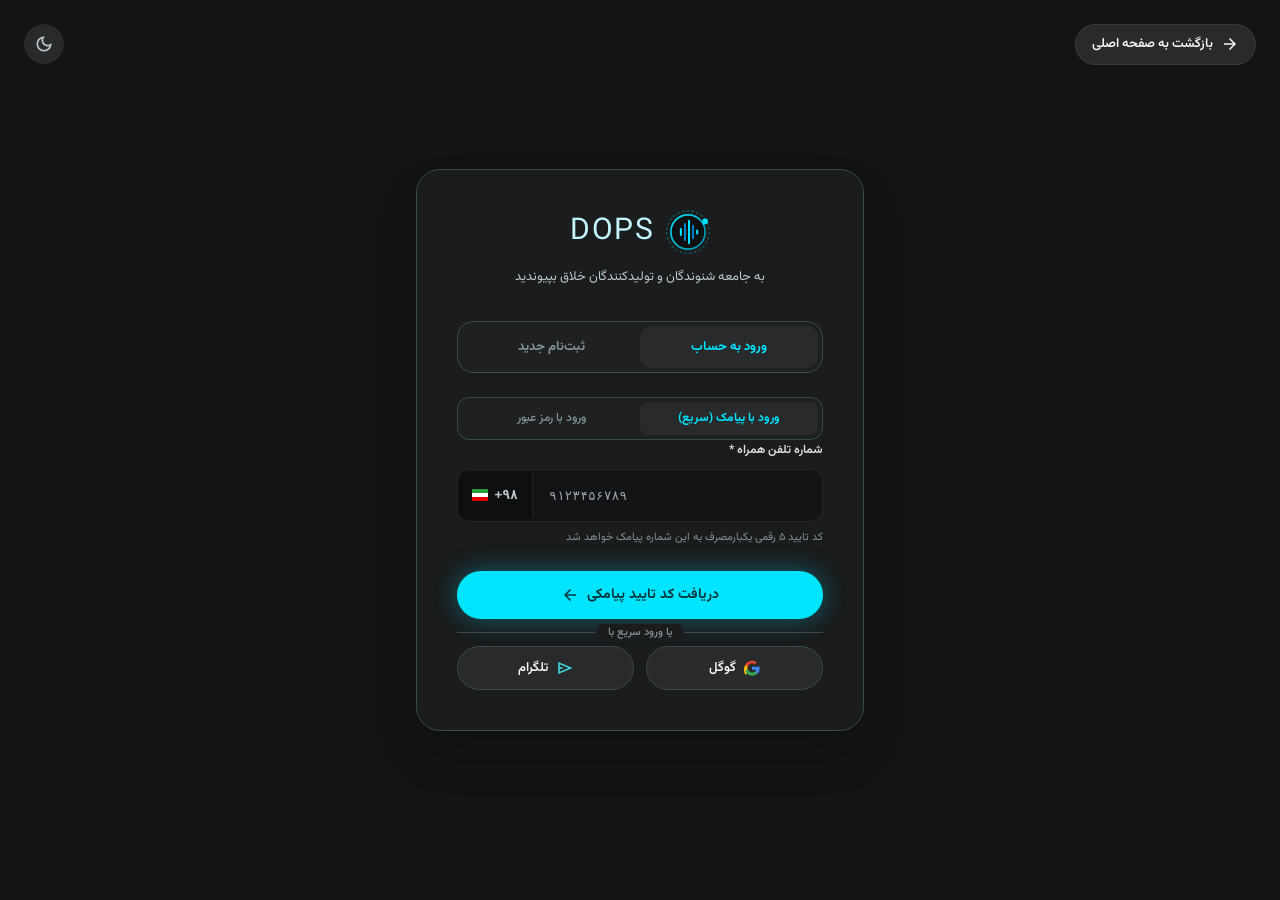
<file: login.html>
<!DOCTYPE html>
<html lang="fa" dir="rtl" class="dark">
<head>
  <link rel="icon" type="image/svg+xml" href="assets/images/logo/favicon.svg"/>
  <link rel="alternate icon" href="favicon.ico"/>

  <meta charset="utf-8"/>
  <meta name="viewport" content="width=device-width, initial-scale=1.0"/>
  <title>ورود و عضویت — داپس (DOPS)</title>
  <meta name="description" content="ورود به حساب کاربری و ثبت‌نام در پلتفرم پادکست‌های صوتی داپس."/>

  <!-- Local Typography & Design System -->
  <link rel="stylesheet" href="assets/css/vazirmatn.css"/>
  <link rel="stylesheet" href="assets/css/style.css"/>
  <link rel="stylesheet" href="assets/css/animations.css"/>

  <!-- Theme Bootstrapper -->
  <script src="assets/js/dops-theme.js"></script>
</head>
<body class="bg-surface font-body-md text-on-surface antialiased min-h-screen flex items-center justify-center p-4 selection:bg-primary selection:text-on-primary relative overflow-x-hidden">

  <!-- Ambient Glow Spotlights -->
  <div class="absolute top-10 right-1/4 w-96 h-96 bg-primary-container/10 rounded-full blur-[140px] pointer-events-none -z-10 animate-glow-slow"></div>
  <div class="absolute bottom-10 left-10 w-96 h-96 bg-secondary/10 rounded-full blur-[120px] pointer-events-none -z-10 animate-glow-slow"></div>

  <!-- Top Floating Controls (Back to Home & Theme Toggle) -->
  <div class="fixed top-6 inset-x-6 flex items-center justify-between z-30">
    <a href="index.html" class="btn-secondary text-[13px] py-2 px-4 flex items-center gap-2">
      <span class="material-symbols-outlined text-[18px]">arrow_forward</span>
      <span>بازگشت به صفحه اصلی</span>
    </a>

    <button type="button" class="theme-toggle-btn btn-icon" aria-label="تغییر حالت تیره و روشن">
      <span class="material-symbols-outlined theme-toggle-icon text-[20px]">dark_mode</span>
    </button>
  </div>

  <!-- Centered Auth Card -->
  <div class="w-full max-w-md my-16">
    <div class="p-8 sm:p-10 rounded-3xl bg-surface-container-low border border-outline-variant shadow-2xl relative">
      
      <!-- Brand Logo -->
      <div class="flex flex-col items-center text-center mb-8">
        <a href="index.html" class="inline-flex items-center gap-3 mb-3 group" aria-label="داپس صفحه اصلی">
          <div class="relative w-11 h-11 shrink-0 flex items-center justify-center">
            <img src="assets/images/logo/logo-icon.svg" alt="لوگوی رسمی داپس (DOPS)" width="44" height="44" class="w-full h-full object-contain" />
          </div>
          <span class="font-headline font-black text-3xl tracking-wider text-primary leading-none select-none">DOPS</span>
        </a>
        <h1 class="sr-only">ورود و عضویت در پلتفرم پادکست فارسی داپس</h1>
        <p class="text-[13px] text-on-surface-variant">به جامعه شنوندگان و تولیدکنندگان خلاق بپیوندید</p>
      </div>

      <!-- Tab Switcher -->
      <div class="flex items-center bg-surface-container p-1 rounded-2xl mb-6 border border-outline-variant" data-tabs-container>
        <button type="button" class="tab-btn flex-1 text-center py-2.5 active bg-surface-container-high text-primary-container font-bold text-[13px] rounded-xl transition-all" data-tab-target="tab-login">
          ورود به حساب
        </button>
        <button type="button" class="tab-btn flex-1 text-center py-2.5 text-outline font-bold text-[13px] rounded-xl transition-all" data-tab-target="tab-register">
          ثبت‌نام جدید
        </button>
      </div>

      <!-- ==================== TAB 1: LOGIN PANEL ==================== -->
      <div data-tab-panel="tab-login">
        <!-- Sub-method switcher (SMS OTP vs Password) -->
        <div class="flex items-center p-1 bg-surface-container rounded-xl mb-5 border border-outline-variant text-[12px]">
          <button type="button" class="auth-subtab-btn flex-1 py-1.5 rounded-lg active font-bold text-primary-container bg-surface-container-high transition-colors" data-auth-method="login-otp">
            ورود با پیامک (سریع)
          </button>
          <button type="button" class="auth-subtab-btn flex-1 py-1.5 rounded-lg text-outline font-medium hover:text-on-surface transition-colors" data-auth-method="login-password">
            ورود با رمز عبور
          </button>
        </div>

        <!-- Method A: Login via SMS OTP -->
        <form data-method-view="login-otp" onsubmit="event.preventDefault(); window.dopsToast('ورود با کد پیامکی با موفقیت انجام شد! خوش آمدید.', 'success'); setTimeout(function(){ window.location.href='listener-dashboard.html'; }, 1000);">
          <!-- Step 1: Enter Mobile -->
          <div class="otp-step-phone">
            <div class="space-y-4 text-right">
              <div>
                <label class="block text-[12px] font-semibold text-on-surface mb-2">شماره تلفن همراه *</label>
                <div class="dops-phone-group">
                  <div class="dops-phone-prefix">
                    <svg class="w-4 h-3 rounded-xs shrink-0" viewBox="0 0 640 480"><path fill="#239f40" d="M0 0h640v160H0z"/><path fill="#fff" d="M0 160h640v160H0z"/><path fill="#da0000" d="M0 320h640v160H0z"/></svg>
                    <span>+۹۸</span>
                  </div>
                  <input type="tel" class="dops-phone-input" placeholder="۹۱۲۳۴۵۶۷۸۹" maxlength="11" required />
                </div>
                <span class="text-[11px] text-outline mt-1.5 block">کد تایید ۵ رقمی یکبارمصرف به این شماره پیامک خواهد شد</span>
              </div>
            </div>

            <button type="button" class="btn-primary w-full justify-center py-3 text-[14px] shadow-glow auth-submit-btn flex items-center gap-2" data-send-otp>
              <span>دریافت کد تایید پیامکی</span>
              <span class="material-symbols-outlined text-[18px]">arrow_back</span>
            </button>
          </div>

          <!-- Step 2: Enter 5-digit OTP Code -->
          <div class="otp-step-verify text-right" style="display:none;">
            <p class="text-[12.5px] text-on-surface mb-3">
              کد تایید پیامک‌شده به شماره <strong class="otp-target-phone font-mono text-primary"></strong> را وارد نمایید:
            </p>

            <div class="dops-otp-container my-4">
              <input type="text" maxlength="1" class="dops-otp-input" inputmode="numeric" pattern="[0-9]*" required />
              <input type="text" maxlength="1" class="dops-otp-input" inputmode="numeric" pattern="[0-9]*" required />
              <input type="text" maxlength="1" class="dops-otp-input" inputmode="numeric" pattern="[0-9]*" required />
              <input type="text" maxlength="1" class="dops-otp-input" inputmode="numeric" pattern="[0-9]*" required />
              <input type="text" maxlength="1" class="dops-otp-input" inputmode="numeric" pattern="[0-9]*" required />
            </div>

            <div class="flex items-center justify-between text-[11.5px] text-outline mt-3">
              <span class="flex items-center gap-1">
                <span class="material-symbols-outlined text-[15px]">schedule</span>
                <span>ارسال مجدد:</span>
                <span class="otp-timer-count font-mono font-bold text-primary">۰۲:۰۰</span>
              </span>
              <button type="button" class="otp-resend-btn text-primary font-semibold hover:underline" style="display:none;" data-send-otp>ارسال مجدد کد</button>
              <button type="button" class="text-secondary font-semibold hover:underline" data-edit-phone>ویرایش شماره موبایل</button>
            </div>

            <button type="submit" class="btn-primary w-full justify-center py-3 text-[14px] shadow-glow auth-submit-btn">
              تایید و ورود به داپس
            </button>
          </div>
        </form>

        <!-- Method B: Login via Password -->
        <form data-method-view="login-password" style="display:none;" onsubmit="event.preventDefault(); window.dopsToast('ورود با رمز عبور موفقیت‌آمیز بود! خوش آمدید.', 'success'); setTimeout(function(){ window.location.href='listener-dashboard.html'; }, 1000);">
          <div class="space-y-4 text-right">
            <div>
              <label class="block text-[12px] font-semibold text-on-surface mb-1.5">ایمیل یا شماره تلفن همراه *</label>
              <input type="text" class="dops-input" placeholder="09123456789 یا email@example.com" required/>
            </div>

            <div>
              <div class="flex items-center justify-between mb-1.5">
                <label class="block text-[12px] font-semibold text-on-surface">گذرواژه امنیتی *</label>
                <a href="#" class="text-[11px] text-primary hover:underline" onclick="window.dopsToast('پیوند بازیابی رمز به ایمیل/شماره شما ارسال شد', 'success'); return false;">فراموشی رمز عبور؟</a>
              </div>
              <input type="password" class="dops-input" placeholder="••••••••" required/>
            </div>

            <div class="flex items-center gap-2 pt-1">
              <input type="checkbox" id="login-remember-me" class="w-4 h-4 rounded accent-primary cursor-pointer" checked/>
              <label for="login-remember-me" class="text-[12px] text-outline cursor-pointer select-none">مرا در این دستگاه به خاطر بسپار</label>
            </div>
          </div>

          <button type="submit" class="btn-primary w-full justify-center py-3 text-[14px] shadow-glow auth-submit-btn">
            ورود به پلتفرم داپس
          </button>
        </form>
      </div>

      <!-- ==================== TAB 2: REGISTER PANEL ==================== -->
      <div data-tab-panel="tab-register" style="display:none;">
        <!-- Sub-method switcher (SMS OTP vs Email) -->
        <div class="flex items-center p-1 bg-surface-container rounded-xl mb-5 border border-outline-variant text-[12px]">
          <button type="button" class="auth-subtab-btn flex-1 py-1.5 rounded-lg active font-bold text-primary-container bg-surface-container-high transition-colors" data-auth-method="register-otp">
            ثبت‌نام سریع با پیامک
          </button>
          <button type="button" class="auth-subtab-btn flex-1 py-1.5 rounded-lg text-outline font-medium hover:text-on-surface transition-colors" data-auth-method="register-email">
            ثبت‌نام با ایمیل و رمز
          </button>
        </div>

        <!-- Method A: Register via SMS OTP -->
        <form data-method-view="register-otp" onsubmit="event.preventDefault(); window.dopsToast('عضویت با شماره موبایل با موفقیت انجام شد!', 'success'); setTimeout(function(){ window.location.href='listener-dashboard.html'; }, 1000);">
          <!-- Step 1: Info & Phone -->
          <div class="otp-step-phone">
            <div class="space-y-4 text-right">
              <div>
                <label class="block text-[12px] font-semibold text-on-surface mb-1.5">نام و نام خانوادگی *</label>
                <input type="text" class="dops-input" placeholder="مثال: سهراب سپهری" required/>
              </div>

              <div>
                <label class="block text-[12px] font-semibold text-on-surface mb-2">شماره تلفن همراه *</label>
                <div class="dops-phone-group">
                  <div class="dops-phone-prefix">
                    <svg class="w-4 h-3 rounded-xs shrink-0" viewBox="0 0 640 480"><path fill="#239f40" d="M0 0h640v160H0z"/><path fill="#fff" d="M0 160h640v160H0z"/><path fill="#da0000" d="M0 320h640v160H0z"/></svg>
                    <span>+۹۸</span>
                  </div>
                  <input type="tel" class="dops-phone-input" placeholder="۹۱۲۳۴۵۶۷۸۹" maxlength="11" required />
                </div>
                <span class="text-[11px] text-outline mt-1.5 block">کد احراز هویت پیامکی به این شماره ارسال خواهد شد</span>
              </div>

              <div class="flex items-center gap-2 pt-1">
                <input type="checkbox" id="login-terms-agree-otp" class="w-4 h-4 rounded accent-primary cursor-pointer" required checked/>
                <label for="login-terms-agree-otp" class="text-[11.5px] text-outline cursor-pointer select-none">
                  <a href="#" class="text-primary hover:underline">شرایط استفاده و حریم خصوصی</a> داپس را می‌پذیرم
                </label>
              </div>
            </div>

            <button type="button" class="btn-primary w-full justify-center py-3 text-[14px] shadow-glow auth-submit-btn flex items-center gap-2" data-send-otp>
              <span>ارسال کد احراز هویت پیامکی</span>
              <span class="material-symbols-outlined text-[18px]">sms</span>
            </button>
          </div>

          <!-- Step 2: Verify OTP for registration -->
          <div class="otp-step-verify text-right" style="display:none;">
            <p class="text-[12.5px] text-on-surface mb-3">
              کد تایید ارسال‌شده به شماره <strong class="otp-target-phone font-mono text-primary"></strong> را وارد نمایید:
            </p>

            <div class="dops-otp-container my-4">
              <input type="text" maxlength="1" class="dops-otp-input" inputmode="numeric" pattern="[0-9]*" required />
              <input type="text" maxlength="1" class="dops-otp-input" inputmode="numeric" pattern="[0-9]*" required />
              <input type="text" maxlength="1" class="dops-otp-input" inputmode="numeric" pattern="[0-9]*" required />
              <input type="text" maxlength="1" class="dops-otp-input" inputmode="numeric" pattern="[0-9]*" required />
              <input type="text" maxlength="1" class="dops-otp-input" inputmode="numeric" pattern="[0-9]*" required />
            </div>

            <div class="flex items-center justify-between text-[11.5px] text-outline mt-3">
              <span class="flex items-center gap-1">
                <span class="material-symbols-outlined text-[15px]">schedule</span>
                <span>ارسال مجدد:</span>
                <span class="otp-timer-count font-mono font-bold text-primary">۰۲:۰۰</span>
              </span>
              <button type="button" class="otp-resend-btn text-primary font-semibold hover:underline" style="display:none;" data-send-otp>ارسال مجدد کد</button>
              <button type="button" class="text-secondary font-semibold hover:underline" data-edit-phone>ویرایش شماره</button>
            </div>

            <button type="submit" class="btn-primary w-full justify-center py-3 text-[14px] shadow-glow auth-submit-btn">
              تکمیل ثبت‌نام و آغاز شنیدن
            </button>
          </div>
        </form>

        <!-- Method B: Register via Email & Password -->
        <form data-method-view="register-email" style="display:none;" onsubmit="event.preventDefault(); window.dopsToast('عضویت با ایمیل با موفقیت ثبت شد!', 'success'); setTimeout(function(){ window.location.href='listener-dashboard.html'; }, 1000);">
          <div class="space-y-4 text-right">
            <div>
              <label class="block text-[12px] font-semibold text-on-surface mb-1.5">نام و نام خانوادگی *</label>
              <input type="text" class="dops-input" placeholder="مثال: سهراب سپهری" required/>
            </div>

            <div>
              <label class="block text-[12px] font-semibold text-on-surface mb-1.5">آدرس رایانامه (ایمیل) *</label>
              <input type="email" class="dops-input text-left font-mono text-[13px]" placeholder="name@example.com" dir="ltr" required/>
            </div>

            <div>
              <label class="block text-[12px] font-semibold text-on-surface mb-1.5">رمز عبور دلخواه *</label>
              <input type="password" class="dops-input" placeholder="حداقل ۸ کاراکتر" required/>
            </div>

            <div class="flex items-center gap-2 pt-1">
              <input type="checkbox" id="login-terms-agree-email" class="w-4 h-4 rounded accent-primary cursor-pointer" required checked/>
              <label for="login-terms-agree-email" class="text-[11.5px] text-outline cursor-pointer select-none">
                <a href="#" class="text-primary hover:underline">شرایط استفاده و حریم خصوصی</a> را می‌پذیرم
              </label>
            </div>
          </div>

          <button type="submit" class="btn-primary w-full justify-center py-3 text-[14px] shadow-glow auth-submit-btn">
            ثبت‌نام و آغاز شنیدن
          </button>
        </form>
      </div>

      <!-- Social Sign-in Divider (Fidibo Style) -->
      <div class="relative my-6 text-center">
        <div class="absolute inset-0 flex items-center">
          <div class="w-full border-t border-outline-variant"></div>
        </div>
        <span class="relative px-3 bg-surface-container-low text-[11px] text-outline rounded-full font-medium">یا ورود سریع با</span>
      </div>

      <!-- Social Sign in -->
      <div class="flex items-center justify-center gap-3">
        <button type="button" class="btn-secondary flex-1 justify-center py-2.5 px-4 flex items-center gap-2 border border-outline-variant hover:border-outline transition-colors text-[13px]" onclick="window.dopsToast('در حال اتصال به حساب گوگل...');">
          <svg class="w-4 h-4 shrink-0" viewBox="0 0 24 24">
            <path fill="#EA4335" d="M12 5c1.6 0 3 .6 4.1 1.6l3.1-3.1C17.3 1.7 14.8 1 12 1 7.5 1 3.7 3.6 1.9 7.3l3.7 2.9C6.5 7.4 9 5 12 5z"/>
            <path fill="#4285F4" d="M23.5 12.3c0-.8-.1-1.6-.2-2.3H12v4.5h6.5c-.3 1.5-1.1 2.8-2.4 3.7l3.7 2.9c2.2-2 3.7-5 3.7-8.8z"/>
            <path fill="#FBBC05" d="M5.6 14.8c-.2-.7-.4-1.5-.4-2.3s.2-1.6.4-2.3L1.9 7.3C.7 9.7 0 12 0 14.8s.7 5.1 1.9 7.5l3.7-2.9c0-.2-.1-.4-.1-.6z"/>
            <path fill="#34A853" d="M12 23.5c3.2 0 6-1.1 8-3l-3.7-2.9c-1.1.7-2.5 1.2-4.3 1.2-3 0-5.5-2.4-6.4-5.2L1.9 16.5C3.7 20.2 7.5 23.5 12 23.5z"/>
          </svg>
          <span>گوگل</span>
        </button>
        <button type="button" class="btn-secondary flex-1 justify-center py-2.5 px-4 flex items-center gap-2 border border-outline-variant hover:border-outline transition-colors text-[13px]" onclick="window.dopsToast('در حال اتصال به تلگرام...');">
          <span class="material-symbols-outlined text-[18px] text-secondary">send</span>
          <span>تلگرام</span>
        </button>
      </div>

    </div>
  </div>

  <script src="assets/js/dops-ui.js"></script>
</body>
</html>
</file>
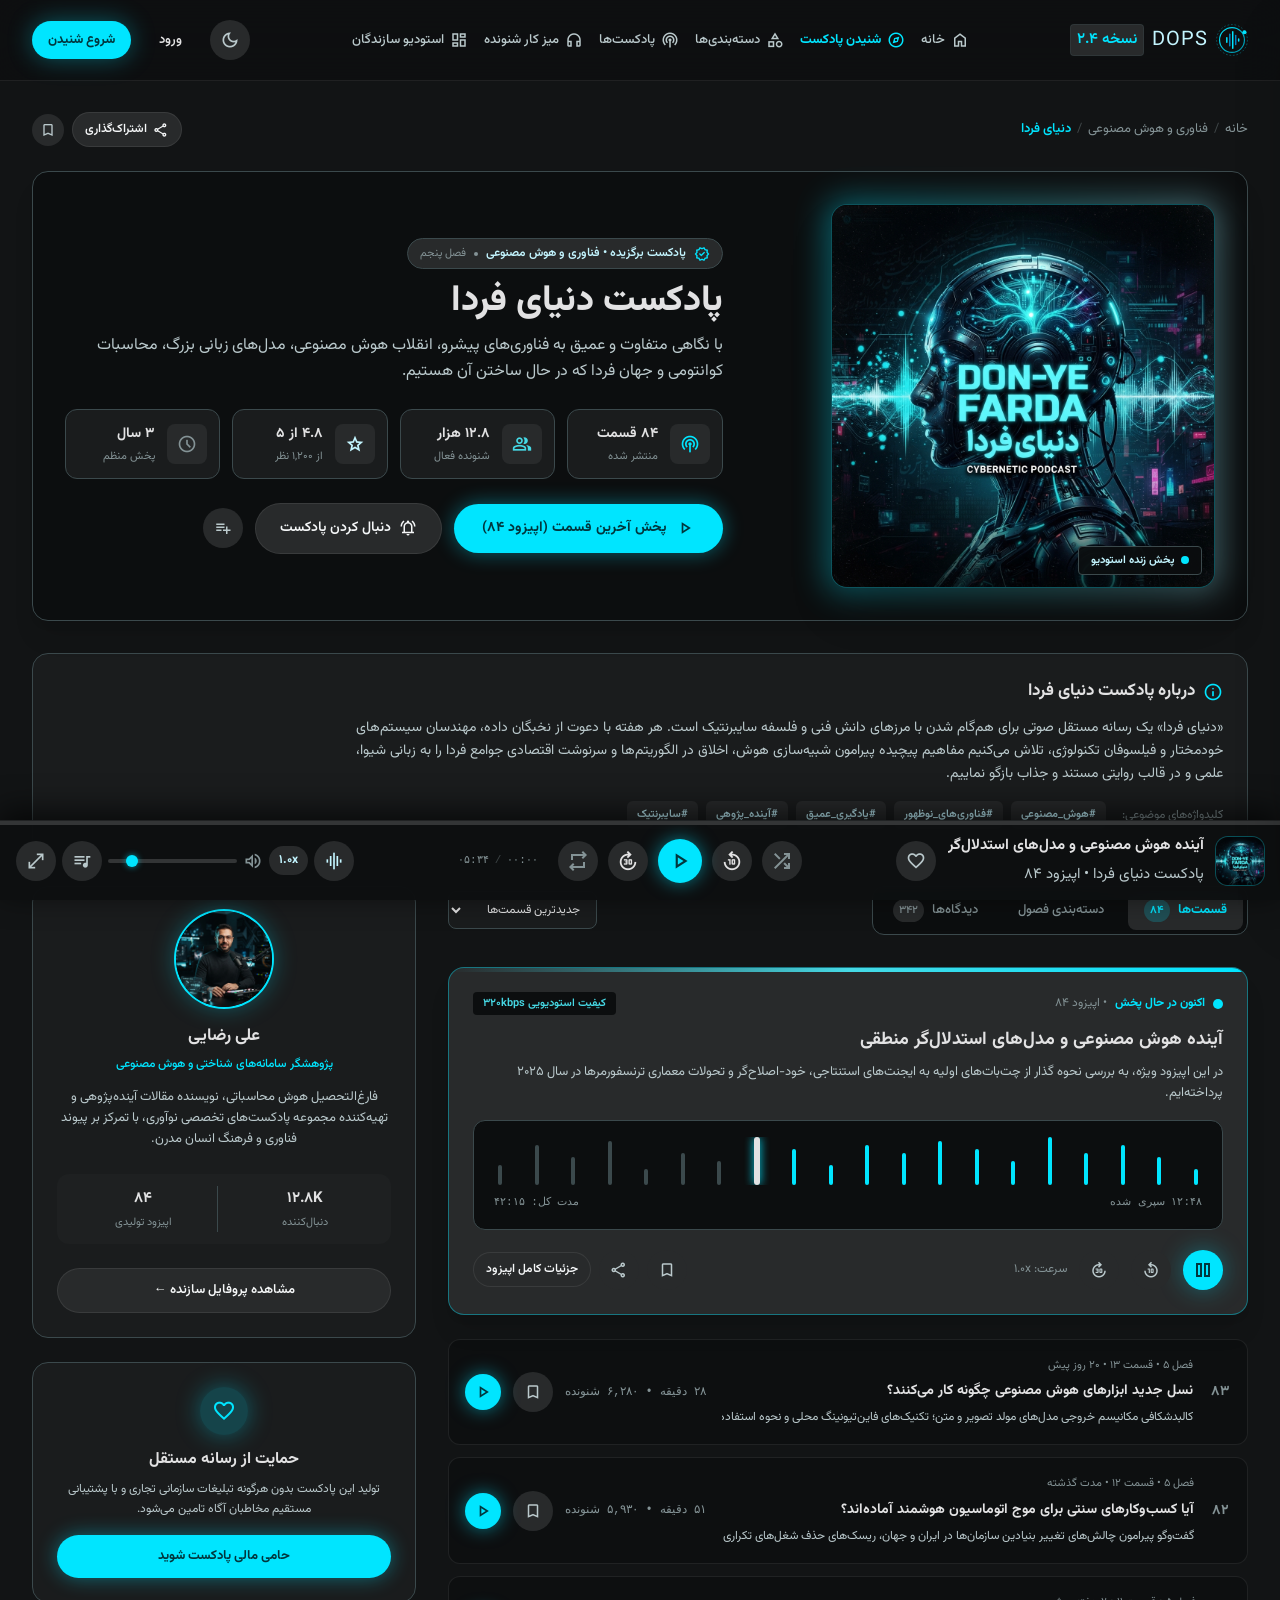
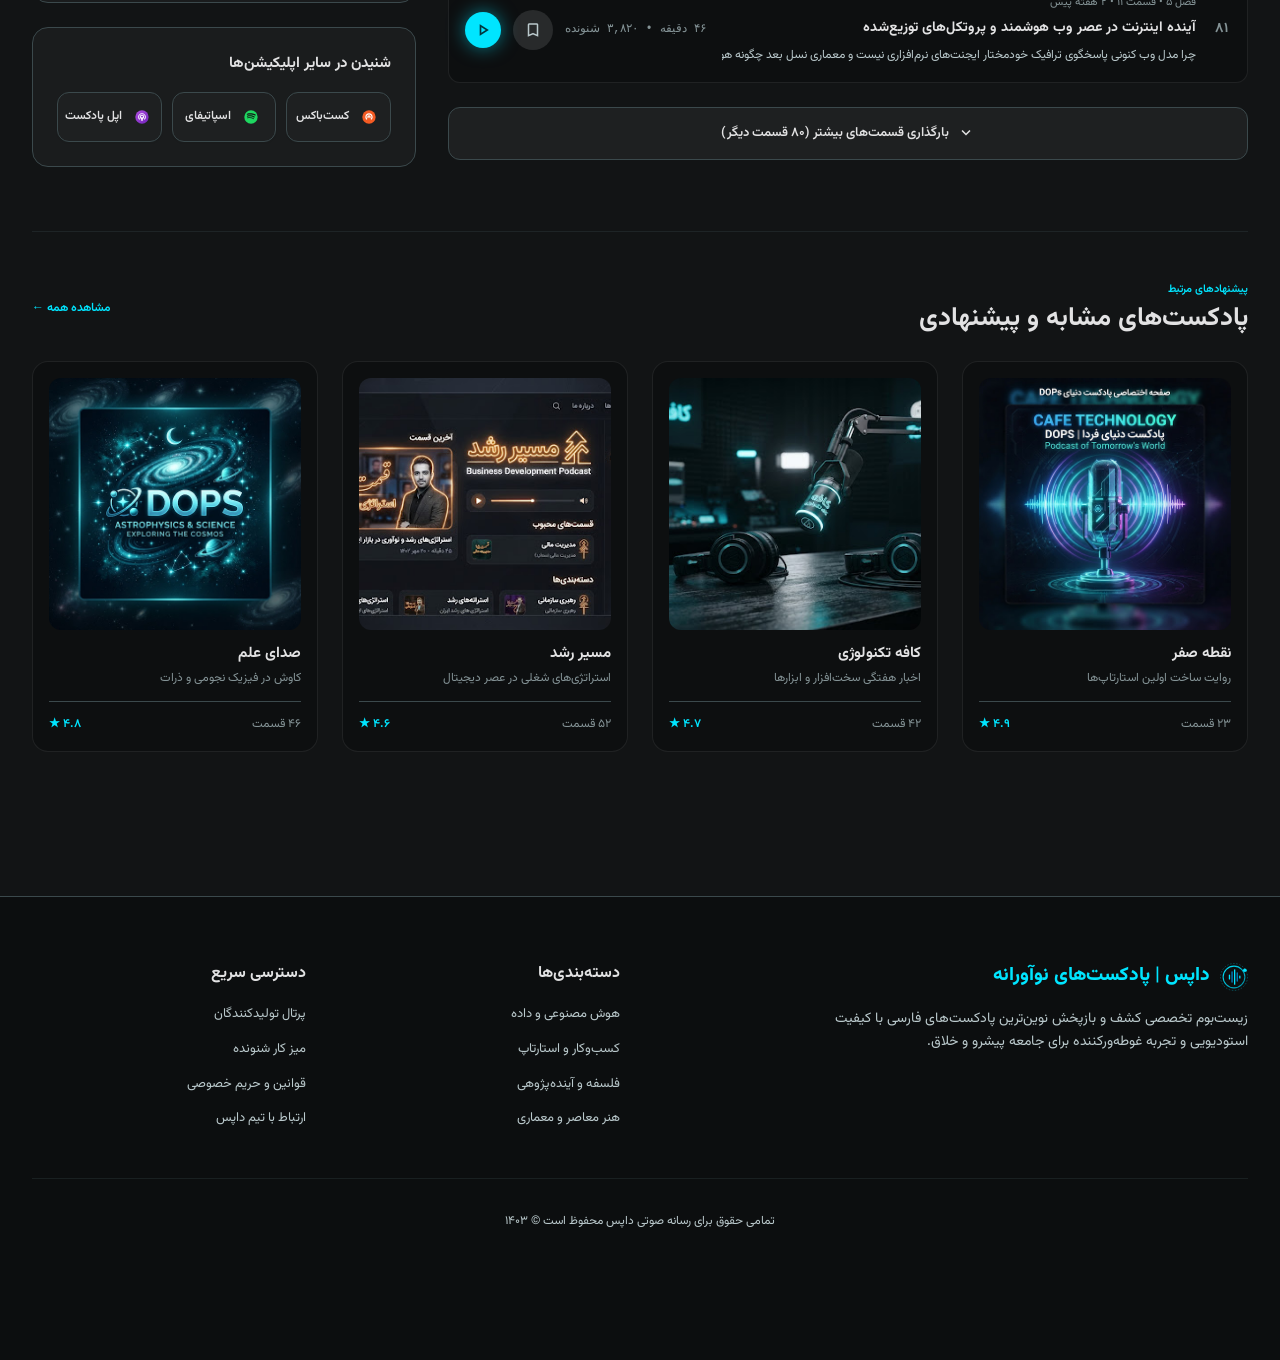
<file: podcast.html>
<!DOCTYPE html>
<html lang="fa" dir="rtl" class="dark">
<head>
  <link rel="icon" type="image/svg+xml" href="assets/images/logo/favicon.svg"/>
  <link rel="alternate icon" href="favicon.ico"/>

  <meta charset="utf-8"/>
  <meta name="viewport" content="width=device-width, initial-scale=1.0"/>
  <title>پادکست دنیای فردا — داپس (DOPS)</title>
  <meta name="description" content="پادکست تخصصی هوش مصنوعی و فناوری‌های آینده با اجرای علی رضایی در داپس."/>

  <!-- Local Typography & Design System -->
  <link rel="stylesheet" href="assets/css/vazirmatn.css"/>
  <link rel="stylesheet" href="assets/css/style.css"/>
  <link rel="stylesheet" href="assets/css/animations.css"/>

  <!-- Theme Bootstrapper -->
  <script src="assets/js/dops-theme.js"></script>
</head>
<body class="bg-surface font-body-md text-on-surface antialiased selection:bg-primary selection:text-on-primary">

  <!-- ========================================================================
       1. GLOBAL PUBLIC NAVBAR
       ======================================================================== -->
  <header class="fixed top-0 inset-x-0 z-50 glass-header">
    <div class="h-20 w-full container-dops flex items-center justify-between gap-4">
      <div class="flex items-center gap-4 shrink-0">
        <a href="index.html" class="flex items-center gap-2 text-decoration-none group shrink-0" aria-label="داپس صفحه اصلی">
          <div class="relative w-8 h-8 shrink-0 flex items-center justify-center">
            <img src="assets/images/logo/logo-icon.svg" alt="لوگوی رسمی داپس (DOPS)" width="32" height="32" class="w-full h-full object-contain" />
          </div>
          <span class="font-headline font-black text-[20px] tracking-wider text-primary leading-none select-none">DOPS</span>
          <span class="hidden xl:inline-block text-[9.5px] font-semibold px-1.5 py-0.5 rounded bg-surface-container-high text-primary-container border border-outline-variant/40 leading-none">نسخه ۲.۴</span>
        </a>
      </div>

      <nav class="hidden lg:flex items-center gap-4 xl:gap-5 text-[13px] xl:text-[14px] font-medium" aria-label="ناوبری اصلی">
        <a href="index.html" class="text-on-surface-variant hover:text-on-surface flex items-center gap-1.5 transition-colors">
          <span class="material-symbols-outlined text-[18px]">home</span>
          <span>خانه</span>
        </a>
        <a href="podcast.html" class="text-primary-container font-bold flex items-center gap-1.5 transition-colors">
          <span class="material-symbols-outlined text-[18px]">explore</span>
          <span>شنیدن پادکست</span>
        </a>
        <a href="index.html#categories" class="text-on-surface-variant hover:text-on-surface flex items-center gap-1.5 transition-colors">
          <span class="material-symbols-outlined text-[18px]">category</span>
          <span>دسته‌بندی‌ها</span>
        </a>
        <a href="podcast.html" class="text-on-surface-variant hover:text-on-surface flex items-center gap-1.5 transition-colors">
          <span class="material-symbols-outlined text-[18px]">podcasts</span>
          <span>پادکست‌ها</span>
        </a>
        <a href="listener-dashboard.html" class="text-on-surface-variant hover:text-on-surface flex items-center gap-1.5 transition-colors">
          <span class="material-symbols-outlined text-[18px]">headphones</span>
          <span>میز کار شنونده</span>
        </a>
        <a href="creator-dashboard.html" class="text-on-surface-variant hover:text-on-surface flex items-center gap-1.5 transition-colors">
          <span class="material-symbols-outlined text-[18px]">dashboard</span>
          <span>استودیو سازندگان</span>
        </a>
      </nav>

      <div class="flex items-center gap-3">
        <button type="button" class="theme-toggle-btn btn-icon" aria-label="تغییر حالت تیره و روشن">
          <span class="material-symbols-outlined theme-toggle-icon text-[20px]">dark_mode</span>
        </button>

        <button type="button" class="hidden sm:inline-flex items-center px-4 py-2 rounded-full text-[13px] font-semibold text-on-surface hover:text-primary-container transition-colors" data-modal-open="auth-modal">
          ورود
        </button>

        <a href="episode.html" class="btn-primary text-[13px] py-2 px-4 shadow-glow">
          <span>شروع شنیدن</span>
        </a>

        <button type="button" class="lg:hidden btn-icon" data-mobile-menu-btn aria-label="منوی ناوبری همراه">
          <span class="material-symbols-outlined text-[24px]">menu</span>
        </button>
      </div>
    </div>
  </header>

  <!-- Mobile Drawer -->
  <div id="mobile-nav-backdrop" class="fixed inset-0 bg-black/70 backdrop-blur-sm z-[80] opacity-0 pointer-events-none transition-opacity duration-300"></div>
  <aside id="mobile-nav-drawer" class="fixed top-0 right-0 w-72 max-w-[85vw] h-full bg-surface-container-lowest border-l border-outline-variant z-[90] p-6 pb-28 flex flex-col justify-between overflow-y-auto transform translate-x-full transition-transform duration-300 shadow-2xl">
    <div>
      <div class="flex items-center justify-between pb-6 border-b border-outline-variant">
        <span class="font-headline-sm font-bold text-primary-container">منوی ناوبری DOPS</span>
        <button type="button" class="btn-icon" data-close-drawer aria-label="بستن منو">
          <span class="material-symbols-outlined">close</span>
        </button>
      </div>

      <nav class="flex flex-col gap-2 mt-6">
        <a href="index.html" class="sidebar-link">
          <div class="flex items-center gap-3">
            <span class="material-symbols-outlined text-xl">home</span>
            <span>خانه</span>
          </div>
        </a>
        <a href="podcast.html" class="sidebar-link active">
          <div class="flex items-center gap-3">
            <span class="material-symbols-outlined text-xl">podcasts</span>
            <span>پادکست برگزیده</span>
          </div>
        </a>
        <a href="episode.html" class="sidebar-link">
          <div class="flex items-center gap-3">
            <span class="material-symbols-outlined text-xl">play_circle</span>
            <span>صفحه اختصاصی اپیزود</span>
          </div>
        </a>
        <a href="listener-dashboard.html" class="sidebar-link">
          <div class="flex items-center gap-3">
            <span class="material-symbols-outlined text-xl">headphones</span>
            <span>میز کار شنونده</span>
          </div>
        </a>
        <a href="creator-dashboard.html" class="sidebar-link">
          <div class="flex items-center gap-3">
            <span class="material-symbols-outlined text-xl">dashboard</span>
            <span>داشبورد سازندگان</span>
          </div>
        </a>
      </nav>
    </div>

    <div class="pt-6 border-t border-outline-variant flex flex-col gap-3">
      <button type="button" class="btn-primary w-full justify-center" data-modal-open="auth-modal">
        ورود / ساخت حساب
      </button>
      <div class="text-center text-[12px] text-outline">
        پلتفرم صوتی داپس © ۱۴۰۳
      </div>
    </div>
  </aside>

  <!-- ========================================================================
       2. PODCAST SINGLE CONTENT
       ======================================================================== -->
  <main class="w-full pt-28 pb-36">
    <div class="container-dops">

      <!-- Breadcrumb Ribbon -->
      <div class="flex flex-col sm:flex-row sm:items-center justify-between gap-3 sm:gap-4 mb-6 text-[13px] text-outline">
        <nav aria-label="مسیر راهنما" class="flex items-center gap-1.5 sm:gap-2 overflow-x-auto whitespace-nowrap scrollbar-none py-0.5">
          <a href="index.html" class="hover:text-primary-container transition-colors shrink-0">خانه</a>
          <span class="text-outline/40 shrink-0">/</span>
          <a href="index.html#categories" class="hover:text-primary-container transition-colors shrink-0">فناوری و هوش مصنوعی</a>
          <span class="text-outline/40 shrink-0">/</span>
          <span class="text-primary-container font-semibold shrink-0">دنیای فردا</span>
        </nav>

        <div class="flex items-center gap-2 shrink-0">
          <button type="button" class="btn-secondary text-[12px] py-1.5 px-3 flex items-center gap-1.5" data-share-copy>
            <span class="material-symbols-outlined text-[16px]">share</span>
            <span>اشتراک‌گذاری</span>
          </button>
          <button type="button" class="btn-icon w-8 h-8 btn-bookmark" data-bookmark-btn aria-label="نشان کردن پادکست">
            <span class="material-symbols-outlined text-[16px]">bookmark</span>
          </button>
        </div>
      </div>

      <!-- 1. PODCAST HERO SECTION -->
      <section class="relative rounded-2xl bg-surface-container-lowest border border-outline-variant p-6 lg:p-8 shadow-xl mb-8">
        <div class="grid grid-cols-1 lg:grid-cols-12 gap-8 items-center">
          
          <!-- Column Right: Cover Artwork with Cybernetic Ambient Aura -->
          <div class="lg:col-span-5 flex justify-center lg:justify-start">
            <div class="relative w-64 sm:w-80 lg:w-full max-w-sm aspect-square group">
              <div class="absolute -inset-1 bg-gradient-to-r from-primary-container via-secondary to-primary-fixed rounded-2xl blur-lg opacity-40 group-hover:opacity-75 transition duration-700"></div>
              <div class="relative w-full h-full rounded-2xl overflow-hidden bg-surface shadow-2xl border border-primary-container/30">
                <img src="assets/images/podcasts/donye-farda.png" alt="کاور پادکست دنیای فردا" class="w-full h-full object-cover group-hover:scale-105 transition-transform duration-700"/>
                <div class="absolute bottom-3 right-3 px-3 py-1 rounded bg-surface-container-lowest/90 backdrop-blur-md flex items-center gap-1.5 shadow-lg border border-outline-variant">
                  <span class="w-2 h-2 rounded-full bg-primary-container animate-pulse"></span>
                  <span class="text-[11px] font-bold text-primary">پخش زنده استودیو</span>
                </div>
              </div>
            </div>
          </div>

          <!-- Column Left: Metadata, Title, Badges & CTA -->
          <div class="lg:col-span-7 flex flex-col items-start text-right">
            <div class="inline-flex items-center gap-2 px-3 py-1 rounded-full bg-surface-container-high mb-3 border border-outline-variant">
              <span class="material-symbols-outlined text-primary-container text-[16px]">verified</span>
              <span class="text-[12px] font-semibold text-primary">پادکست برگزیده • فناوری و هوش مصنوعی</span>
              <span class="w-1 h-1 rounded-full bg-outline"></span>
              <span class="text-[11px] text-outline">فصل پنجم</span>
            </div>

            <h1 class="text-2xl sm:text-4xl font-extrabold text-on-surface mb-3 tracking-tight">
              پادکست دنیای فردا
            </h1>

            <p class="text-base text-on-surface-variant mb-6 leading-relaxed">
              با نگاهی متفاوت و عمیق به فناوری‌های پیشرو، انقلاب هوش مصنوعی، مدل‌های زبانی بزرگ، محاسبات کوانتومی و جهان فردا که در حال ساختن آن هستیم.
            </p>

            <!-- Metrics Ribbon -->
            <div class="grid grid-cols-2 sm:grid-cols-4 gap-3 w-full mb-6">
              <div class="flex items-center gap-3 p-3 rounded-xl bg-surface-container-low border border-outline-variant">
                <div class="w-10 h-10 rounded-lg bg-surface-container-high flex items-center justify-center text-primary-container shrink-0">
                  <span class="material-symbols-outlined text-[20px]">podcasts</span>
                </div>
                <div>
                  <div class="text-[14px] font-bold text-on-surface">۸۴ قسمت</div>
                  <div class="text-[11px] text-outline">منتشر شده</div>
                </div>
              </div>

              <div class="flex items-center gap-3 p-3 rounded-xl bg-surface-container-low border border-outline-variant">
                <div class="w-10 h-10 rounded-lg bg-surface-container-high flex items-center justify-center text-secondary shrink-0">
                  <span class="material-symbols-outlined text-[20px]">group</span>
                </div>
                <div>
                  <div class="text-[14px] font-bold text-on-surface">۱۲.۸ هزار</div>
                  <div class="text-[11px] text-outline">شنونده فعال</div>
                </div>
              </div>

              <div class="flex items-center gap-3 p-3 rounded-xl bg-surface-container-low border border-outline-variant">
                <div class="w-10 h-10 rounded-lg bg-surface-container-high flex items-center justify-center text-primary shrink-0">
                  <span class="material-symbols-outlined text-[20px]">star</span>
                </div>
                <div>
                  <div class="text-[14px] font-bold text-on-surface">۴.۸ از ۵</div>
                  <div class="text-[11px] text-outline">از ۱,۲۰۰ نظر</div>
                </div>
              </div>

              <div class="flex items-center gap-3 p-3 rounded-xl bg-surface-container-low border border-outline-variant">
                <div class="w-10 h-10 rounded-lg bg-surface-container-high flex items-center justify-center text-outline shrink-0">
                  <span class="material-symbols-outlined text-[20px]">schedule</span>
                </div>
                <div>
                  <div class="text-[14px] font-bold text-on-surface">۳ سال</div>
                  <div class="text-[11px] text-outline">پخش منظم</div>
                </div>
              </div>
            </div>

            <!-- CTA Actions Grid -->
            <div class="flex flex-wrap items-center gap-3">
              <button type="button" class="btn-primary play-episode-btn"
                      data-podcast-play="true"
                      data-track-title="آینده هوش مصنوعی و مدل‌های استدلال‌گر منطقی"
                      data-track-podcast="دنیای فردا • قسمت ۸۴"
                      data-track-artwork="assets/images/podcasts/donye-farda.png">
                <span class="material-symbols-outlined text-[20px]">play_arrow</span>
                <span>پخش آخرین قسمت (اپیزود ۸۴)</span>
              </button>

              <button type="button" class="btn-secondary btn-follow" data-follow-btn>
                <span class="material-symbols-outlined text-[18px]">notifications_active</span>
                <span>دنبال کردن پادکست</span>
              </button>

              <button type="button" class="btn-icon" title="افزودن به پلی‌لیست" onclick="window.dopsToast('پادکست به کتابخانه افزوده شد', 'success')">
                <span class="material-symbols-outlined text-[18px]">playlist_add</span>
              </button>
            </div>

          </div>

        </div>
      </section>

      <!-- 2. ABOUT THE PODCAST -->
      <section class="mb-8 p-6 rounded-2xl bg-surface-container-low border border-outline-variant">
        <div class="flex items-center gap-2 mb-3">
          <span class="material-symbols-outlined text-primary-container text-[20px]">info</span>
          <h2 class="font-headline-sm font-bold text-on-surface text-[17px]">درباره پادکست دنیای فردا</h2>
        </div>
        <p class="text-[14px] text-on-surface-variant leading-relaxed mb-4 max-w-4xl">
          «دنیای فردا» یک رسانه مستقل صوتی برای هم‌گام شدن با مرزهای دانش فنی و فلسفه سایبرنتیک است. هر هفته با دعوت از نخبگان داده، مهندسان سیستم‌های خودمختار و فیلسوفان تکنولوژی، تلاش می‌کنیم مفاهیم پیچیده پیرامون شبیه‌سازی هوش، اخلاق در الگوریتم‌ها و سرنوشت اقتصادی جوامع فردا را به زبانی شیوا، علمی و در قالب روایتی مستند و جذاب بازگو نماییم.
        </p>
        <div class="flex flex-wrap items-center gap-2">
          <span class="text-[12px] text-outline ml-2">کلیدواژه‌های موضوعی:</span>
          <span class="px-2.5 py-1 rounded-md bg-surface-container-high text-[11px] font-semibold text-primary">#هوش_مصنوعی</span>
          <span class="px-2.5 py-1 rounded-md bg-surface-container-high text-[11px] font-semibold text-primary">#فناوری‌های_نوظهور</span>
          <span class="px-2.5 py-1 rounded-md bg-surface-container-high text-[11px] font-semibold text-primary">#یادگیری_عمیق</span>
          <span class="px-2.5 py-1 rounded-md bg-surface-container-high text-[11px] font-semibold text-primary">#آینده_پژوهی</span>
          <span class="px-2.5 py-1 rounded-md bg-surface-container-high text-[11px] font-semibold text-primary">#سایبرنتیک</span>
        </div>
      </section>

      <!-- MAIN SPLIT CONTENT (EPISODES & RAILS) -->
      <div class="grid grid-cols-1 lg:grid-cols-12 gap-8">
        
        <!-- RIGHT COLUMN: EPISODES & REVIEWS (8 COLS) -->
        <div class="lg:col-span-8 space-y-6">

          <!-- 3. NAVIGATION TABS & FILTER BAR -->
          <div class="flex flex-col sm:flex-row items-start sm:items-center justify-between gap-4 pb-2" data-tabs-container>
            <div class="flex items-center gap-2 bg-surface-container-lowest p-1 rounded-xl border border-outline-variant">
              <button type="button" class="tab-btn px-4 py-2 rounded-lg bg-surface-container-high text-primary-container font-bold text-[13px] active flex items-center gap-2" data-tab-target="tab-episodes">
                <span>قسمت‌ها</span>
                <span class="px-1.5 py-0.5 rounded-full bg-primary-container/20 text-primary-container text-[11px]">۸۴</span>
              </button>
              <button type="button" class="tab-btn px-4 py-2 rounded-lg text-outline text-[13px]" data-tab-target="tab-seasons">
                <span>دسته‌بندی فصول</span>
              </button>
              <button type="button" class="tab-btn px-4 py-2 rounded-lg text-outline text-[13px] flex items-center gap-2" data-tab-target="tab-reviews">
                <span>دیدگاه‌ها</span>
                <span class="px-1.5 py-0.5 rounded-full bg-surface-container-high text-outline text-[11px]">۳۴۲</span>
              </button>
            </div>

            <!-- Sort Controls -->
            <div class="flex items-center gap-2">
              <select class="bg-surface-container-low border border-outline-variant text-on-surface text-[12px] px-3 py-2 rounded-lg outline-none cursor-pointer hover:bg-surface-container-high transition-colors">
                <option>جدیدترین قسمت‌ها</option>
                <option>محبوب‌ترین قسمت‌ها</option>
                <option>طولانی‌ترین قسمت‌ها</option>
                <option>قدیمی‌ترین قسمت‌ها</option>
              </select>
            </div>
          </div>

          <!-- TAB PANEL 1: EPISODES LIST -->
          <div data-tab-panel="tab-episodes" class="space-y-6">
            
            <!-- 4. CURRENT PLAYING FEATURED EPISODE (EPISODE 84) -->
            <div class="relative p-6 rounded-2xl bg-surface-container-high border border-primary-container/40 shadow-xl overflow-hidden">
              <div class="absolute top-0 inset-x-0 h-1 bg-gradient-to-l from-primary-container via-secondary to-transparent"></div>
              
              <div class="flex items-center justify-between mb-3">
                <div class="flex items-center gap-2">
                  <span class="w-2.5 h-2.5 rounded-full bg-primary-container animate-pulse"></span>
                  <span class="text-[12px] font-bold text-primary-container">اکنون در حال پخش</span>
                  <span class="text-outline text-[12px]">• اپیزود ۸۴</span>
                </div>
                <span class="px-2.5 py-0.5 rounded text-[11px] bg-surface-container-lowest text-secondary font-semibold">کیفیت استودیویی ۳۲۰kbps</span>
              </div>

              <h3 class="font-headline-md font-bold text-on-surface text-[18px] mb-2">
                <a href="episode.html" class="hover:text-primary-container transition-colors">آینده هوش مصنوعی و مدل‌های استدلال‌گر منطقی</a>
              </h3>
              <p class="text-[13px] text-on-surface-variant line-clamp-2 mb-4 leading-relaxed">
                در این اپیزود ویژه، به بررسی نحوه گذار از چت‌بات‌های اولیه به ایجنت‌های استنتاجی، خود-اصلاح‌گر و تحولات معماری ترنسفورمرها در سال ۲۰۲۵ پرداخته‌ایم.
              </p>

              <!-- Interactive Waveform Visualizer Preview -->
              <div class="bg-surface-container-lowest p-4 rounded-xl border border-outline-variant mb-4">
                <div class="flex items-end justify-between gap-1 h-12 px-2 overflow-hidden eq-visualizer eq-playing">
                  <span class="w-1 bg-primary-container h-4 rounded-full"></span>
                  <span class="w-1 bg-primary-container h-7 rounded-full"></span>
                  <span class="w-1 bg-primary-container h-10 rounded-full"></span>
                  <span class="w-1 bg-primary-container h-8 rounded-full"></span>
                  <span class="w-1 bg-primary-container h-12 rounded-full"></span>
                  <span class="w-1 bg-primary-container h-6 rounded-full"></span>
                  <span class="w-1 bg-primary-container h-9 rounded-full"></span>
                  <span class="w-1 bg-primary-container h-11 rounded-full"></span>
                  <span class="w-1 bg-primary-container h-8 rounded-full"></span>
                  <span class="w-1 bg-primary-container h-10 rounded-full"></span>
                  <span class="w-1 bg-primary-container h-5 rounded-full"></span>
                  <span class="w-1 bg-primary-container h-9 rounded-full"></span>
                  <span class="w-1.5 bg-on-surface h-full rounded-full shadow-[0_0_10px_#00e5ff]"></span>
                  <span class="w-1 bg-outline-variant h-6 rounded-full"></span>
                  <span class="w-1 bg-outline-variant h-8 rounded-full"></span>
                  <span class="w-1 bg-outline-variant h-4 rounded-full"></span>
                  <span class="w-1 bg-outline-variant h-11 rounded-full"></span>
                  <span class="w-1 bg-outline-variant h-7 rounded-full"></span>
                  <span class="w-1 bg-outline-variant h-10 rounded-full"></span>
                  <span class="w-1 bg-outline-variant h-5 rounded-full"></span>
                </div>
                <div class="flex items-center justify-between text-[11px] text-outline font-mono mt-2 px-1">
                  <span>۱۲:۴۸ سپری شده</span>
                  <span>مدت کل: ۴۲:۱۵</span>
                </div>
              </div>

              <!-- Action Bar -->
              <div class="flex items-center justify-between pt-1">
                <div class="flex items-center gap-3">
                  <button type="button" class="w-10 h-10 rounded-full bg-primary-container text-on-primary flex items-center justify-center shadow-glow hover:scale-105 transition-transform play-episode-btn"
                          data-podcast-play="true"
                          data-track-title="آینده هوش مصنوعی و مدل‌های استدلال‌گر منطقی"
                          data-track-podcast="دنیای فردا • قسمت ۸۴"
                          data-track-artwork="assets/images/podcasts/donye-farda.png">
                    <span class="material-symbols-outlined text-[24px]">pause</span>
                  </button>
                  <button type="button" class="btn-icon" data-player-rewind aria-label="۱۰ ثانیه عقب"><span class="material-symbols-outlined text-[18px]">replay_10</span></button>
                  <button type="button" class="btn-icon" data-player-forward aria-label="۳۰ ثانیه جلو"><span class="material-symbols-outlined text-[18px]">forward_30</span></button>
                  <span class="text-[12px] text-outline hidden sm:inline">سرعت: ۱.۰x</span>
                </div>

                <div class="flex items-center gap-2">
                  <button type="button" class="btn-icon btn-bookmark" data-bookmark-btn aria-label="نشان کردن"><span class="material-symbols-outlined text-[18px]">bookmark</span></button>
                  <button type="button" class="btn-icon" data-share-copy aria-label="اشتراک‌گذاری"><span class="material-symbols-outlined text-[18px]">share</span></button>
                  <a href="episode.html" class="btn-secondary text-[12px] py-1.5 px-3">جزئیات کامل اپیزود</a>
                </div>
              </div>

            </div>

            <!-- Episode Rows -->
            <div class="space-y-3">
              
              <!-- Episode 83 -->
              <div class="episode-row">
                <div class="flex items-center gap-4 min-w-0">
                  <span class="text-[14px] font-bold text-outline w-6 text-center">۸۳</span>
                  <div class="truncate">
                    <div class="text-[11px] text-outline mb-1">فصل ۵ • قسمت ۱۳ • ۲۰ روز پیش</div>
                    <h4 class="text-[14px] font-bold text-on-surface truncate hover:text-primary-container transition-colors">
                      <a href="episode.html">نسل جدید ابزارهای هوش مصنوعی چگونه کار می‌کنند؟</a>
                    </h4>
                    <div class="text-[12px] text-on-surface-variant line-clamp-1 mt-1">
                      کالبدشکافی مکانیسم خروجی مدل‌های مولد تصویر و متن؛ تکنیک‌های فاین‌تیونینگ محلی و نحوه استفاده مهندسان.
                    </div>
                  </div>
                </div>

                <div class="flex items-center gap-3 shrink-0">
                  <span class="text-[12px] font-mono text-outline hidden sm:inline">۲۸ دقیقه • ۶,۲۸۰ شنونده</span>
                  <button type="button" class="btn-icon btn-bookmark" data-bookmark-btn aria-label="ذخیره"><span class="material-symbols-outlined text-[18px]">bookmark</span></button>
                  <button type="button" class="play-circle-btn w-9 h-9 play-episode-btn"
                          data-podcast-play="true"
                          data-track-title="نسل جدید ابزارهای هوش مصنوعی چگونه کار می‌کنند؟"
                          data-track-podcast="دنیای فردا • قسمت ۸۳"
                          data-track-artwork="assets/images/podcasts/donye-farda.png"
                          aria-label="پخش اپیزود ۸۳">
                    <span class="material-symbols-outlined text-[20px]">play_arrow</span>
                  </button>
                </div>
              </div>

              <!-- Episode 82 -->
              <div class="episode-row">
                <div class="flex items-center gap-4 min-w-0">
                  <span class="text-[14px] font-bold text-outline w-6 text-center">۸۲</span>
                  <div class="truncate">
                    <div class="text-[11px] text-outline mb-1">فصل ۵ • قسمت ۱۲ • مدت گذشته</div>
                    <h4 class="text-[14px] font-bold text-on-surface truncate hover:text-primary-container transition-colors">
                      <a href="episode.html">آیا کسب‌وکارهای سنتی برای موج اتوماسیون هوشمند آماده‌اند؟</a>
                    </h4>
                    <div class="text-[12px] text-on-surface-variant line-clamp-1 mt-1">
                      گفت‌وگو پیرامون چالش‌های تغییر بنیادین سازمان‌ها در ایران و جهان، ریسک‌های حذف شغل‌های تکراری و استراتژی‌ها.
                    </div>
                  </div>
                </div>

                <div class="flex items-center gap-3 shrink-0">
                  <span class="text-[12px] font-mono text-outline hidden sm:inline">۵۱ دقیقه • ۵,۹۳۰ شنونده</span>
                  <button type="button" class="btn-icon btn-bookmark" data-bookmark-btn aria-label="ذخیره"><span class="material-symbols-outlined text-[18px]">bookmark</span></button>
                  <button type="button" class="play-circle-btn w-9 h-9 play-episode-btn"
                          data-podcast-play="true"
                          data-track-title="آیا کسب‌وکارهای سنتی برای موج اتوماسیون آماده‌اند؟"
                          data-track-podcast="دنیای فردا • قسمت ۸۲"
                          data-track-artwork="assets/images/podcasts/donye-farda.png"
                          aria-label="پخش اپیزود ۸۲">
                    <span class="material-symbols-outlined text-[20px]">play_arrow</span>
                  </button>
                </div>
              </div>

              <!-- Episode 81 -->
              <div class="episode-row">
                <div class="flex items-center gap-4 min-w-0">
                  <span class="text-[14px] font-bold text-outline w-6 text-center">۸۱</span>
                  <div class="truncate">
                    <div class="text-[11px] text-outline mb-1">فصل ۵ • قسمت ۱۱ • ۲ هفته پیش</div>
                    <h4 class="text-[14px] font-bold text-on-surface truncate hover:text-primary-container transition-colors">
                      <a href="episode.html">آینده اینترنت در عصر وب هوشمند و پروتکل‌های توزیع‌شده</a>
                    </h4>
                    <div class="text-[12px] text-on-surface-variant line-clamp-1 mt-1">
                      چرا مدل وب کنونی پاسخگوی ترافیک خودمختار ایجنت‌های نرم‌افزاری نیست و معماری نسل بعد چگونه هویت را بازتعریف می‌کند؟
                    </div>
                  </div>
                </div>

                <div class="flex items-center gap-3 shrink-0">
                  <span class="text-[12px] font-mono text-outline hidden sm:inline">۴۶ دقیقه • ۳,۸۲۰ شنونده</span>
                  <button type="button" class="btn-icon btn-bookmark" data-bookmark-btn aria-label="ذخیره"><span class="material-symbols-outlined text-[18px]">bookmark</span></button>
                  <button type="button" class="play-circle-btn w-9 h-9 play-episode-btn"
                          data-podcast-play="true"
                          data-track-title="آینده اینترنت در عصر وب هوشمند"
                          data-track-podcast="دنیای فردا • قسمت ۸۱"
                          data-track-artwork="assets/images/podcasts/donye-farda.png"
                          aria-label="پخش اپیزود ۸۱">
                    <span class="material-symbols-outlined text-[20px]">play_arrow</span>
                  </button>
                </div>
              </div>

            </div>

            <!-- Load More Button -->
            <button type="button" class="w-full py-3.5 rounded-xl bg-surface-container border border-outline-variant hover:border-primary-container text-on-surface font-semibold text-[13px] flex items-center justify-center gap-2 transition-all hover:bg-surface-container-high" onclick="window.dopsToast('قسمت‌های قبلی بارگذاری شدند')">
              <span class="material-symbols-outlined text-[18px]">expand_more</span>
              <span>بارگذاری قسمت‌های بیشتر (۸۰ قسمت دیگر)</span>
            </button>

          </div>

          <!-- TAB PANEL 2: SEASONS -->
          <div data-tab-panel="tab-seasons" style="display:none;" class="space-y-4">
            <div class="p-6 rounded-2xl bg-surface-container-low border border-outline-variant">
              <div class="flex items-center justify-between mb-4">
                <h4 class="font-headline-sm font-bold text-on-surface text-[16px]">فصل پنجم: انقلاب عامل‌های هوشمند (۱۴ قسمت)</h4>
                <span class="text-[12px] text-primary-container font-semibold">فصل جاری</span>
              </div>
              <p class="text-[13px] text-on-surface-variant leading-relaxed">
                بررسی دگرگونی‌های ایجنت‌های هوش مصنوعی، مدل‌های استدلال‌گر، سامانه‌های خودمختار و آینده بازار کار.
              </p>
            </div>
            <div class="p-6 rounded-2xl bg-surface-container-low border border-outline-variant">
              <div class="flex items-center justify-between mb-4">
                <h4 class="font-headline-sm font-bold text-on-surface text-[16px]">فصل چهارم: محاسبات کوانتومی و امنیت سایبرنتیک (۱۸ قسمت)</h4>
                <span class="text-[12px] text-outline font-semibold">تکمیل شده</span>
              </div>
              <p class="text-[13px] text-on-surface-variant leading-relaxed">
                کاوش در زیرساخت‌های رمزنگاری پساکوانتومی، سخت‌افزارهای کیوبیت و تحولات رایانش فوق‌سریع.
              </p>
            </div>
          </div>

          <!-- TAB PANEL 3: REVIEWS & COMMENTS -->
          <div data-tab-panel="tab-reviews" style="display:none;" class="space-y-6">
            <div class="p-6 rounded-2xl bg-surface-container-low border border-outline-variant">
              <h3 class="font-headline-sm font-bold text-on-surface text-[16px] mb-4">دیدگاه‌ها و تبادل نظر شنوندگان (۳۴۲ دیدگاه)</h3>
              
              <!-- Comment Form -->
              <form class="mb-8" onsubmit="event.preventDefault(); window.dopsToast('دیدگاه شما پس از بررسی تایید می‌شود', 'success'); this.reset();">
                <textarea class="dops-input min-h-[90px] mb-3" placeholder="دیدگاه یا پرسش تحلیلی خود درباره قسمت‌های این پادکست را بنویسید..." required></textarea>
                <div class="flex items-center justify-between">
                  <span class="text-[12px] text-outline">امکان اشاره به دقیقه مشخصی از اپیزود</span>
                  <button type="submit" class="btn-primary text-[13px] py-2 px-5">ارسال دیدگاه</button>
                </div>
              </form>

              <!-- Reviews Stream -->
              <div class="space-y-4">
                <div class="p-4 rounded-xl bg-surface-container border border-outline-variant">
                  <div class="flex items-center justify-between mb-2">
                    <div class="flex items-center gap-2">
                      <img src="assets/images/avatars/avatar-sara-mohammadi.png" alt="سارا محمدی" class="w-8 h-8 rounded-full object-cover"/>
                      <span class="text-[13px] font-bold text-on-surface">سارا محمدی</span>
                      <span class="px-2 py-0.5 rounded bg-surface-container-high text-primary text-[10px]">شنونده فعال</span>
                    </div>
                    <span class="text-[11px] text-outline">۲۰ روز پیش</span>
                  </div>
                  <p class="text-[13px] text-on-surface-variant leading-relaxed mb-3">
                    تحلیل قسمت ۸۴ در مورد ترنسفورمرها فوق‌العاده عمیق بود؛ به‌ویژه اشاره به مبحث خود-اصلاح‌گری مدل‌ها نشان داد که فاصله ما با نسل بعدی ایجنت‌ها چقدر کمتر از تصور عموم است. خسته نباشید به علی رضایی عزیز و تیم پژوهشی.
                  </p>
                  <div class="flex items-center gap-4 text-[12px] text-outline">
                    <button type="button" class="hover:text-primary-container flex items-center gap-1" onclick="window.dopsToast('پسندیده شد')">
                      <span class="material-symbols-outlined text-[16px]">thumb_up</span>
                      <span>پسندیدن (۱۱۸)</span>
                    </button>
                    <button type="button" class="hover:text-primary-container flex items-center gap-1" onclick="window.dopsToast('فرم پاسخ باز شد')">
                      <span class="material-symbols-outlined text-[16px]">reply</span>
                      <span>پاسخ</span>
                    </button>
                  </div>
                </div>

                <div class="p-4 rounded-xl bg-surface-container border border-outline-variant">
                  <div class="flex items-center justify-between mb-2">
                    <div class="flex items-center gap-2">
                      <img src="assets/images/avatars/avatar-mehrdad-kiani.png" alt="مهرداد کیانی" class="w-8 h-8 rounded-full object-cover"/>
                      <span class="text-[13px] font-bold text-on-surface">مهرداد کیانی</span>
                    </div>
                    <span class="text-[11px] text-outline">۵۰ روز پیش</span>
                  </div>
                  <p class="text-[13px] text-on-surface-variant leading-relaxed mb-3">
                    کیفیت مسترینگ و طراحی صدای این پادکست در مقایسه با تمام نمونه‌های فارسی واقعاً چند پله بالاتر است. موسیقی‌های پس‌زمینه الکترونیک و تمپوی کلام فوق‌العاده تنظیم شده‌اند.
                  </p>
                  <div class="flex items-center gap-4 text-[12px] text-outline">
                    <button type="button" class="hover:text-primary-container flex items-center gap-1" onclick="window.dopsToast('پسندیده شد')">
                      <span class="material-symbols-outlined text-[16px]">thumb_up</span>
                      <span>پسندیدن (۹۶)</span>
                    </button>
                    <button type="button" class="hover:text-primary-container flex items-center gap-1" onclick="window.dopsToast('فرم پاسخ باز شد')">
                      <span class="material-symbols-outlined text-[16px]">reply</span>
                      <span>پاسخ</span>
                    </button>
                  </div>
                </div>
              </div>

            </div>
          </div>

        </div>

        <!-- LEFT COLUMN: CREATOR PROFILE & SUPPORT (4 COLS) -->
        <div class="lg:col-span-4 space-y-6">
          
          <!-- Host Card -->
          <div class="p-6 rounded-2xl bg-surface-container-low border border-outline-variant text-center">
            <div class="relative w-24 h-24 mx-auto mb-4 rounded-full overflow-hidden ring-2 ring-primary-container shadow-glow">
              <img src="assets/images/avatars/host-ali-rezaei.png" alt="علی رضایی" class="w-full h-full object-cover"/>
            </div>
            
            <h3 class="font-headline-sm font-bold text-on-surface text-[17px] mb-1">علی رضایی</h3>
            <div class="text-[12px] text-primary-container font-medium mb-3">پژوهشگر سامانه‌های شناختی و هوش مصنوعی</div>
            <p class="text-[13px] text-on-surface-variant leading-relaxed mb-6">
              فارغ‌التحصیل هوش محاسباتی، نویسنده مقالات آینده‌پژوهی و تهیه‌کننده مجموعه پادکست‌های تخصصی نوآوری، با تمرکز بر پیوند فناوری و فرهنگ انسان مدرن.
            </p>

            <div class="grid grid-cols-2 gap-3 p-3 rounded-xl bg-surface-container mb-6 text-center">
              <div>
                <div class="text-[15px] font-bold text-on-surface">۱۲.۸K</div>
                <div class="text-[11px] text-outline">دنبال‌کننده</div>
              </div>
              <div class="border-r border-outline-variant">
                <div class="text-[15px] font-bold text-on-surface">۸۴</div>
                <div class="text-[11px] text-outline">اپیزود تولیدی</div>
              </div>
            </div>

            <button type="button" class="btn-secondary w-full justify-center text-[13px] py-2.5" onclick="window.dopsToast('پروفایل علی رضایی باز شد')">
              مشاهده پروفایل سازنده ←
            </button>
          </div>

          <!-- Support Creator Box -->
          <div class="p-6 rounded-2xl bg-surface-container-low border border-outline-variant text-center">
            <div class="w-12 h-12 rounded-full bg-primary-container/20 text-primary-container flex items-center justify-center mx-auto mb-3 shadow-glow">
              <span class="material-symbols-outlined text-[24px]">favorite</span>
            </div>
            <h4 class="font-headline-sm font-bold text-on-surface text-[16px] mb-2">حمایت از رسانه مستقل</h4>
            <p class="text-[12px] text-on-surface-variant leading-relaxed mb-4">
              تولید این پادکست بدون هرگونه تبلیغات سازمانی تجاری و با پشتیبانی مستقیم مخاطبان آگاه تامین می‌شود.
            </p>
            <button type="button" class="btn-primary w-full justify-center text-[13px] py-2.5" onclick="window.dopsToast('درگاه حمایت مالی باز شد')">
              حامی مالی پادکست شوید
            </button>
          </div>

          <!-- Listen on Other Platforms (Castbox, Spotify, Apple Podcasts) -->
          <div class="p-6 rounded-2xl bg-surface-container-low border border-outline-variant text-right" dir="rtl">
            <h4 class="font-headline-sm font-bold text-on-surface text-[15px] mb-4 text-right">شنیدن در سایر اپلیکیشن‌ها</h4>
            <div class="grid grid-cols-3 gap-2.5 w-full" style="grid-template-columns: repeat(3, minmax(0, 1fr)); direction: rtl;">
              <!-- Castbox -->
              <a href="#" class="w-full py-3 px-1.5 sm:px-2 rounded-xl bg-surface-container hover:bg-surface-container-high border border-outline-variant flex items-center justify-center gap-2 text-[12px] font-semibold text-on-surface hover:text-[#F55B23] transition-all group shadow-sm whitespace-nowrap" onclick="window.dopsToast('انتقال به کست‌باکس...'); return false;">
                <div class="w-6 h-6 rounded-lg bg-[#F55B23]/10 flex items-center justify-center shrink-0">
                  <svg class="w-4 h-4 shrink-0" viewBox="0 0 24 24" fill="none" xmlns="http://www.w3.org/2000/svg">
                    <circle cx="12" cy="12" r="10" fill="#F55B23"/>
                    <path d="M12 6.5C8.96 6.5 6.5 8.96 6.5 12C6.5 13.66 7.24 15.14 8.41 16.16L9.62 14.95C8.77 14.23 8.23 13.18 8.23 12C8.23 9.92 9.92 8.23 12 8.23C14.08 8.23 15.77 9.92 15.77 12C15.77 13.18 15.23 14.23 14.38 14.95L15.59 16.16C16.76 15.14 17.5 13.66 17.5 12C17.5 8.96 15.04 6.5 12 6.5ZM12 9.5C10.62 9.5 9.5 10.62 9.5 12C9.5 12.82 9.9 13.55 10.51 14.01L11.72 12.8C11.43 12.61 11.23 12.33 11.23 12C11.23 11.58 11.58 11.23 12 11.23C12.42 11.23 12.77 11.58 12.77 12C12.77 12.33 12.57 12.61 12.28 12.8L13.49 14.01C14.1 13.55 14.5 12.82 14.5 12C14.5 10.62 13.38 9.5 12 9.5Z" fill="white"/>
                  </svg>
                </div>
                <span class="whitespace-nowrap">کست‌باکس</span>
              </a>
              <!-- Spotify -->
              <a href="#" class="w-full py-3 px-1.5 sm:px-2 rounded-xl bg-surface-container hover:bg-surface-container-high border border-outline-variant flex items-center justify-center gap-2 text-[12px] font-semibold text-on-surface hover:text-[#1ED760] transition-all group shadow-sm whitespace-nowrap" onclick="window.dopsToast('انتقال به اسپاتیفای...'); return false;">
                <div class="w-6 h-6 rounded-lg bg-[#1ED760]/10 flex items-center justify-center shrink-0">
                  <svg class="w-4 h-4 shrink-0" viewBox="0 0 24 24" fill="none" xmlns="http://www.w3.org/2000/svg">
                    <circle cx="12" cy="12" r="10" fill="#1ED760"/>
                    <path d="M16.5 14.9C16.3 15.2 15.9 15.3 15.6 15.1C13.2 13.6 10.2 13.3 6.9 14C6.6 14.1 6.3 13.9 6.2 13.6C6.1 13.3 6.3 13 6.6 12.9C10.2 12.1 13.6 12.5 16.3 14.2C16.6 14.3 16.7 14.6 16.5 14.9ZM17.6 12.4C17.3 12.8 16.8 12.9 16.4 12.7C13.8 11.1 9.8 10.6 6.8 11.5C6.4 11.6 5.9 11.4 5.8 11C5.7 10.6 5.9 10.1 6.3 10C9.8 8.9 14.2 9.5 17.3 11.3C17.7 11.5 17.8 12 17.6 12.4ZM17.7 9.8C14.7 8 9.7 7.8 6.8 8.7C6.3 8.8 5.8 8.6 5.7 8.1C5.6 7.6 5.8 7.1 6.3 7C9.7 6 15.2 6.2 18.7 8.3C19.1 8.5 19.3 9.1 19 9.5C18.8 9.9 18.2 10 17.7 9.8Z" fill="#121212"/>
                  </svg>
                </div>
                <span class="whitespace-nowrap">اسپاتیفای</span>
              </a>
              <!-- Apple Podcasts -->
              <a href="#" class="w-full py-3 px-1.5 sm:px-2 rounded-xl bg-surface-container hover:bg-surface-container-high border border-outline-variant flex items-center justify-center gap-2 text-[12px] font-semibold text-on-surface hover:text-[#B150E2] transition-all group shadow-sm whitespace-nowrap" onclick="window.dopsToast('انتقال به اپل پادکست...'); return false;">
                <div class="w-6 h-6 rounded-lg bg-[#B150E2]/10 flex items-center justify-center shrink-0">
                  <svg class="w-4 h-4 shrink-0" viewBox="0 0 24 24" fill="none" xmlns="http://www.w3.org/2000/svg">
                    <defs>
                      <linearGradient id="applePodGradSide" x1="0%" y1="0%" x2="100%" y2="100%">
                        <stop offset="0%" stop-color="#B150E2"/>
                        <stop offset="100%" stop-color="#7022BA"/>
                      </linearGradient>
                    </defs>
                    <circle cx="12" cy="12" r="10" fill="url(#applePodGradSide)"/>
                    <path d="M12 6.2C8.8 6.2 6.2 8.8 6.2 12C6.2 13.5 6.8 14.8 7.7 15.8C8 16.1 8.5 16.1 8.8 15.8C9.1 15.5 9.1 15 8.8 14.7C8.1 14 7.6 13.1 7.6 12C7.6 9.6 9.6 7.6 12 7.6C14.4 7.6 16.4 9.6 16.4 12C16.4 13.1 15.9 14 15.2 14.7C14.9 15 14.9 15.5 15.2 15.8C15.5 16.1 16 16.1 16.3 15.8C17.2 14.8 17.8 13.5 17.8 12C17.8 8.8 15.2 6.2 12 6.2ZM12 8.8C10.2 8.8 8.8 10.2 8.8 12C8.8 13 9.2 13.8 9.9 14.4C10.2 14.7 10.7 14.6 10.9 14.3C11.2 14 11.1 13.5 10.8 13.3C10.4 13 10.2 12.5 10.2 12C10.2 11 11 10.2 12 10.2C13 10.2 13.8 11 13.8 12C13.8 12.5 13.6 13 13.2 13.3C12.9 13.5 12.8 14 13.1 14.3C13.3 14.6 13.8 14.7 14.1 14.4C14.8 13.8 15.2 13 15.2 12C15.2 10.2 13.8 8.8 12 8.8ZM12 12C11.3 12 10.8 12.5 10.8 13.2V16.8C10.8 17.5 11.3 18 12 18C12.7 18 13.2 17.5 13.2 16.8V13.2C13.2 12.5 12.7 12 12 12Z" fill="white"/>
                  </svg>
                </div>
                <span class="whitespace-nowrap">اپل پادکست</span>
              </a>
            </div>
          </div>

        </div>

      </div>

      <!-- RELATED PODCASTS GRID -->
      <section class="mt-16 pt-12 border-t border-outline-variant/30">
        <div class="flex items-center justify-between gap-3 mb-6 sm:mb-8">
          <div class="min-w-0 text-right">
            <span class="text-[11px] sm:text-[12px] font-semibold text-primary-container block text-right">پیشنهادهای مرتبط</span>
            <h3 class="related-podcasts-title text-on-surface mt-0.5 sm:mt-1">پادکست‌های مشابه و پیشنهادی</h3>
          </div>
          <a href="index.html" class="text-[12px] sm:text-[13px] text-primary-container font-semibold hover:underline whitespace-nowrap shrink-0 text-left">مشاهده همه ←</a>
        </div>

        <div class="grid grid-cols-1 sm:grid-cols-2 lg:grid-cols-4 gap-6">
          <a href="podcast.html" class="podcast-card block p-4 group">
            <div class="w-full aspect-square rounded-xl overflow-hidden mb-3 bg-surface-container-low">
              <img src="assets/images/podcasts/cover-noghteh-sefr.png" alt="نقطه صفر" class="w-full h-full object-cover group-hover:scale-105 transition-transform"/>
            </div>
            <h4 class="font-headline-sm font-bold text-on-surface text-[15px] group-hover:text-primary-container transition-colors truncate">نقطه صفر</h4>
            <div class="text-[12px] text-outline truncate mt-0.5">روایت ساخت اولین استارتاپ‌ها</div>
            <div class="flex items-center justify-between pt-3 mt-3 border-t border-outline-variant text-[12px] text-outline">
              <span>۲۳ قسمت</span>
              <span class="text-primary-container font-semibold">۴.۹ ★</span>
            </div>
          </a>

          <a href="podcast.html" class="podcast-card block p-4 group">
            <div class="w-full aspect-square rounded-xl overflow-hidden mb-3 bg-surface-container-low">
              <img src="assets/images/podcasts/cover-cafe-technology.png" alt="کافه تکنولوژی" class="w-full h-full object-cover group-hover:scale-105 transition-transform"/>
            </div>
            <h4 class="font-headline-sm font-bold text-on-surface text-[15px] group-hover:text-primary-container transition-colors truncate">کافه تکنولوژی</h4>
            <div class="text-[12px] text-outline truncate mt-0.5">اخبار هفتگی سخت‌افزار و ابزارها</div>
            <div class="flex items-center justify-between pt-3 mt-3 border-t border-outline-variant text-[12px] text-outline">
              <span>۴۲ قسمت</span>
              <span class="text-primary-container font-semibold">۴.۷ ★</span>
            </div>
          </a>

          <a href="podcast.html" class="podcast-card block p-4 group">
            <div class="w-full aspect-square rounded-xl overflow-hidden mb-3 bg-surface-container-low">
              <img src="assets/images/podcasts/cover-masire-roshd.png" alt="مسیر رشد" class="w-full h-full object-cover group-hover:scale-105 transition-transform"/>
            </div>
            <h4 class="font-headline-sm font-bold text-on-surface text-[15px] group-hover:text-primary-container transition-colors truncate">مسیر رشد</h4>
            <div class="text-[12px] text-outline truncate mt-0.5">استراتژی‌های شغلی در عصر دیجیتال</div>
            <div class="flex items-center justify-between pt-3 mt-3 border-t border-outline-variant text-[12px] text-outline">
              <span>۵۲ قسمت</span>
              <span class="text-primary-container font-semibold">۴.۶ ★</span>
            </div>
          </a>

          <a href="podcast.html" class="podcast-card block p-4 group">
            <div class="w-full aspect-square rounded-xl overflow-hidden mb-3 bg-surface-container-low">
              <img src="assets/images/podcasts/cover-kayhan-va-zehn.png" alt="صدای علم" class="w-full h-full object-cover group-hover:scale-105 transition-transform"/>
            </div>
            <h4 class="font-headline-sm font-bold text-on-surface text-[15px] group-hover:text-primary-container transition-colors truncate">صدای علم</h4>
            <div class="text-[12px] text-outline truncate mt-0.5">کاوش در فیزیک نجومی و ذرات</div>
            <div class="flex items-center justify-between pt-3 mt-3 border-t border-outline-variant text-[12px] text-outline">
              <span>۴۶ قسمت</span>
              <span class="text-primary-container font-semibold">۴.۸ ★</span>
            </div>
          </a>
        </div>
      </section>

    </div>
  </main>

  <!-- ========================================================================
       3. GLOBAL FOOTER
       ======================================================================== -->
  <footer class="w-full bg-surface-container-lowest border-t border-outline-variant pt-16 pb-32 text-on-surface-variant">
    <div class="container-dops">
      <div class="grid grid-cols-1 md:grid-cols-4 gap-10 mb-12">
        <div class="md:col-span-2">
          <div class="flex items-center gap-2.5 mb-4">
            <img src="assets/images/logo/logo-icon.svg" alt="لوگوی رسمی داپس (DOPS)" width="28" height="28" class="w-7 h-7 shrink-0 object-contain" />
            <span class="font-headline-sm font-extrabold text-primary-container leading-none">داپس | پادکست‌های نوآورانه</span>
          </div>
          <p class="text-[14px] leading-relaxed max-w-md">
            زیست‌بوم تخصصی کشف و بازپخش نوین‌ترین پادکست‌های فارسی با کیفیت استودیویی و تجربه غوطه‌ورکننده برای جامعه پیشرو و خلاق.
          </p>
        </div>

        <div>
          <h4 class="font-headline-sm font-bold text-on-surface text-[16px] mb-4">دسته‌بندی‌ها</h4>
          <ul class="space-y-3 text-[13px]">
            <li><a href="index.html#categories" class="hover:text-primary-container transition-colors">هوش مصنوعی و داده</a></li>
            <li><a href="index.html#categories" class="hover:text-primary-container transition-colors">کسب‌وکار و استارتاپ</a></li>
            <li><a href="index.html#categories" class="hover:text-primary-container transition-colors">فلسفه و آینده‌پژوهی</a></li>
            <li><a href="index.html#categories" class="hover:text-primary-container transition-colors">هنر معاصر و معماری</a></li>
          </ul>
        </div>

        <div>
          <h4 class="font-headline-sm font-bold text-on-surface text-[16px] mb-4">دسترسی سریع</h4>
          <ul class="space-y-3 text-[13px]">
            <li><a href="creator-dashboard.html" class="hover:text-primary-container transition-colors">پرتال تولیدکنندگان</a></li>
            <li><a href="listener-dashboard.html" class="hover:text-primary-container transition-colors">میز کار شنونده</a></li>
            <li><a href="#" class="hover:text-primary-container transition-colors" onclick="window.dopsToast('حفظ حریم خصوصی'); return false;">قوانین و حریم خصوصی</a></li>
            <li><a href="#" class="hover:text-primary-container transition-colors" onclick="window.dopsToast('ارتباط با پشتیبانی'); return false;">ارتباط با تیم داپس</a></li>
          </ul>
        </div>
      </div>

      <div class="pt-8 border-t border-outline-variant/30 text-center text-[12px]">
        تمامی حقوق برای رسانه صوتی داپس محفوظ است © ۱۴۰۳
      </div>
    </div>
  </footer>

  <!-- ========================================================================
       4. UNIVERSAL PERSISTENT BOTTOM AUDIO PLAYER DOCK
       ======================================================================== -->
    <aside id="dops-bottom-player" class="dops-audio-player" aria-label="پخش‌کننده صوتی سراسری داپس">
    <!-- Clickable Waveform Progress Bar (Top border of dock) -->
    <div id="dops-player-progress-bar" class="player-progress-bar" title="کلیک برای جابجایی زمان">
      <div id="dops-player-progress-fill" class="player-progress-fill">
        <div id="dops-player-progress-thumb" class="player-progress-thumb"></div>
      </div>
    </div>

    <!-- DESKTOP PLAYER ROW (Vertically Centered, Single Row Alignment >= 640px) -->
    <div class="player-desktop-row container-dops px-4 sm:px-6 gap-3 lg:gap-6">
      
      <!-- Right Column: Track Metadata & Favorite -->
      <div class="flex items-center gap-3 min-w-0 w-1/4 max-w-[280px] shrink-0">
        <div class="relative w-12 h-12 rounded-xl overflow-hidden bg-surface-container-high shrink-0 ring-1 ring-primary-container/30">
          <img id="dops-player-artwork" src="assets/images/podcasts/donye-farda.png" alt="کاور اپیزود در حال پخش" class="w-full h-full object-cover"/>
        </div>
        <div class="flex flex-col min-w-0 justify-center">
          <span id="dops-player-title" class="text-[13.5px] font-bold text-on-surface truncate leading-snug">
            آینده هوش مصنوعی و مدل‌های استدلال‌گر
          </span>
          <span id="dops-player-podcast" class="text-[11.5px] text-on-surface-variant truncate leading-snug mt-0.5">
            پادکست دنیای فردا • اپیزود ۸۴
          </span>
        </div>
        <button type="button" id="dops-player-like-btn" class="btn-icon shrink-0" aria-label="پسندیدن">
          <span class="material-symbols-outlined text-[20px]">favorite</span>
        </button>
      </div>

      <!-- Center Column: Transportation Controls & Timestamps (Single Horizontally Centered Row) -->
      <div class="flex items-center justify-center gap-2.5 md:gap-4 flex-1 max-w-xl mx-auto">
        <!-- Shuffle -->
        <button type="button" class="btn-icon shrink-0 text-outline hover:text-on-surface" onclick="window.dopsToast('حالت پخش تصادفی فعال شد')" aria-label="پخش تصادفی">
          <span class="material-symbols-outlined text-[19px]">shuffle</span>
        </button>
        
        <!-- 15s Rewind -->
        <button type="button" class="btn-icon shrink-0 text-on-surface hover:text-primary-container" data-player-rewind aria-label="۱۵ ثانیه به عقب">
          <span class="material-symbols-outlined text-[22px]">replay_10</span>
        </button>

        <!-- Master Play/Pause Trigger (Centered at 40px vertical axis) -->
        <button type="button" class="play-circle-btn dops-player-play-btn shrink-0 w-11 h-11" aria-label="پخش یا مکث">
          <span class="material-symbols-outlined text-[26px]">play_arrow</span>
        </button>

        <!-- 30s Forward -->
        <button type="button" class="btn-icon shrink-0 text-on-surface hover:text-primary-container" data-player-forward aria-label="۳۰ ثانیه به جلو">
          <span class="material-symbols-outlined text-[22px]">forward_30</span>
        </button>

        <!-- Repeat -->
        <button type="button" class="btn-icon shrink-0 text-outline hover:text-on-surface" onclick="window.dopsToast('حالت تکرار اپیزود فعال شد')" aria-label="تکرار اپیزود">
          <span class="material-symbols-outlined text-[19px]">repeat</span>
        </button>

        <!-- Timestamps Pill (Inline with controls) -->
        <div class="player-time-badge flex items-center gap-1.5 px-2.5 py-1 rounded-full bg-surface-container-high/60 text-[11px] font-mono text-outline shrink-0 mr-1">
          <span id="dops-player-current-time">۰۰:۰۰</span>
          <span class="text-outline/40">/</span>
          <span id="dops-player-duration">۴۲:۱۵</span>
        </div>
      </div>

      <!-- Left Column: Equalizer, Speed, Volume, Queue, Expand -->
      <div class="flex items-center justify-end gap-1.5 md:gap-2.5 shrink-0 w-1/4 max-w-[300px]">
        <!-- Audio Equalizer Trigger -->
        <button type="button" class="btn-icon shrink-0" data-modal-open="equalizer-modal" title="اکولایزر صوتی داپس" aria-label="اکولایزر صوتی">
          <span class="material-symbols-outlined text-[20px] text-primary">graphic_eq</span>
        </button>

        <!-- Playback Speed -->
        <button type="button" id="dops-player-speed-btn" class="px-2.5 py-1 rounded-full bg-surface-container-high text-primary font-bold text-[12px] hover:bg-surface-container-highest transition-colors shrink-0" title="تغییر سرعت پخش">
          ۱.۰x
        </button>

        <!-- Volume Slider Group -->
        <div class="flex items-center gap-1.5 shrink-0">
          <span id="dops-player-volume-icon" class="material-symbols-outlined text-outline hover:text-primary text-[20px] cursor-pointer" title="قطع / وصل صدا">volume_up</span>
          <input type="range" id="dops-player-volume-slider" class="dops-slider w-16 lg:w-20" min="0" max="1" step="0.05" value="0.85" aria-label="تنظیم بلندی صدا"/>
        </div>

        <!-- Queue Trigger -->
        <button type="button" class="btn-icon shrink-0" onclick="window.dopsToast('صف پخش پادکست آماده است')" aria-label="صف پخش">
          <span class="material-symbols-outlined text-[20px]">queue_music</span>
        </button>

        <!-- Full Detail Page Link -->
        <a href="episode.html" class="btn-icon shrink-0" aria-label="مشاهده صفحه اپیزود">
          <span class="material-symbols-outlined text-[20px]">open_in_full</span>
        </a>
      </div>

    </div>

    <!-- MOBILE COMPACT PLAYER DOCK (< 640px) -->
    <div class="player-mobile-compact px-3 gap-2">
      <!-- Clickable Info: Tap to Expand Bottom Sheet -->
      <div class="compact-player-trigger flex items-center gap-2.5 min-w-0 flex-1 cursor-pointer">
        <div class="relative w-11 h-11 rounded-lg overflow-hidden bg-surface-container-high shrink-0 ring-1 ring-primary-container/30">
          <img src="assets/images/podcasts/donye-farda.png" alt="کاور اپیزود" class="w-full h-full object-cover"/>
        </div>
        <div class="flex flex-col min-w-0 justify-center">
          <span class="text-[12.5px] font-bold text-on-surface truncate leading-tight">
            آینده هوش مصنوعی و مدل‌های استدلال‌گر
          </span>
          <span class="text-[11px] text-on-surface-variant truncate leading-tight mt-0.5">
            پادکست دنیای فردا
          </span>
        </div>
      </div>

      <!-- Action Buttons -->
      <div class="flex items-center gap-1.5 shrink-0">
        <!-- Master Play/Pause Trigger -->
        <button type="button" class="play-circle-btn dops-player-play-btn shrink-0 w-10 h-10" aria-label="پخش یا مکث">
          <span class="material-symbols-outlined text-[22px]">play_arrow</span>
        </button>

        <!-- Expand to Full Player Sheet -->
        <button type="button" class="btn-icon w-9 h-9 text-on-surface hover:text-primary shrink-0" data-player-expand aria-label="نمایش پلیر کامل">
          <span class="material-symbols-outlined text-[24px]">expand_less</span>
        </button>
      </div>
    </div>
  </aside>

  <!-- ========================================================================
       6. MOBILE FULL-FEATURED AUDIO PLAYER BOTTOM SHEET
       ======================================================================== -->
  <div id="dops-mobile-sheet-backdrop" class="fixed inset-0 z-[60] bg-black/80 backdrop-blur-md opacity-0 pointer-events-none transition-opacity duration-300 sm:hidden"></div>

  <aside id="dops-mobile-expanded-player" class="fixed inset-x-0 bottom-0 z-[61] max-h-[92vh] h-auto flex flex-col bg-surface border-t border-outline-variant/30 rounded-t-3xl shadow-2xl transition-transform duration-300 ease-out translate-y-full sm:hidden overflow-y-auto" role="dialog" aria-modal="true" aria-label="پخش‌کننده کامل پادکست داپس">
    <!-- Handle Bar -->
    <div class="w-full flex justify-center pt-3 pb-1 cursor-pointer" id="dops-sheet-handle">
      <span class="w-12 h-1.5 rounded-full bg-outline-variant/60 block"></span>
    </div>

    <!-- Top Bar -->
    <div class="flex items-center justify-between px-5 py-2 border-b border-outline-variant/20 shrink-0">
      <button type="button" id="dops-expanded-close-btn" class="btn-icon w-10 h-10 rounded-full flex items-center justify-center text-on-surface hover:text-primary" aria-label="بستن پلیر">
        <span class="material-symbols-outlined text-[24px]">expand_more</span>
      </button>
      <div class="text-center">
        <span class="text-[11px] text-outline font-medium block">در حال پخش</span>
        <span class="text-[13px] font-bold text-primary truncate max-w-[180px] block" id="dops-expanded-header-podcast">پادکست دنیای فردا</span>
      </div>
      <button type="button" id="dops-expanded-like-btn" class="btn-icon w-10 h-10 rounded-full flex items-center justify-center text-on-surface hover:text-red-500" aria-label="افزودن به علاقه‌مندی‌ها">
        <span class="material-symbols-outlined text-[22px]">favorite</span>
      </button>
    </div>

    <!-- Body -->
    <div class="flex-1 px-6 py-4 flex flex-col items-center justify-center">
      <!-- Large Artwork -->
      <div class="relative w-48 h-48 xs:w-56 xs:h-56 rounded-2xl overflow-hidden shadow-2xl ring-1 ring-primary/30 mx-auto my-2 shrink-0 bg-surface-container-high">
        <img id="dops-expanded-artwork" src="assets/images/podcasts/donye-farda.png" alt="کاور اپیزود" class="w-full h-full object-cover"/>
        <!-- Equalizer Overlay Animation on Playing -->
        <div class="absolute bottom-3 left-3 px-2.5 py-1 rounded-full bg-black/60 backdrop-blur-md flex items-center gap-1 eq-visualizer eq-playing">
          <span class="eq-bar"></span>
          <span class="eq-bar"></span>
          <span class="eq-bar"></span>
          <span class="eq-bar"></span>
        </div>
      </div>

      <!-- Metadata -->
      <div class="text-center mt-3 mb-2 w-full px-2">
        <h3 id="dops-expanded-title" class="text-[16px] xs:text-[17px] font-bold text-on-surface leading-snug line-clamp-2">
          آینده هوش مصنوعی و مدل‌های استدلال‌گر
        </h3>
        <p id="dops-expanded-podcast" class="text-[12px] xs:text-[13px] text-primary font-semibold mt-1 truncate">
          پادکست دنیای فردا • اپیزود ۸۴
        </p>
      </div>

      <!-- Scrubber -->
      <div class="w-full mt-3 mb-1">
        <div id="dops-expanded-progress-bar" class="relative h-2.5 bg-surface-container-highest rounded-full cursor-pointer overflow-hidden" title="جابجایی زمان پخش">
          <div id="dops-expanded-progress-fill" class="h-full bg-gradient-to-r from-secondary to-primary rounded-full transition-all" style="width: 0%;"></div>
        </div>
        <div class="flex items-center justify-between text-[11px] font-mono text-outline mt-1.5 px-0.5">
          <span id="dops-expanded-current-time">۰۰:۰۰</span>
          <span id="dops-expanded-duration">۴۲:۱۵</span>
        </div>
      </div>

      <!-- Primary Transport Controls (Large Touch Targets >= 44px) -->
      <div class="flex items-center justify-between w-full max-w-xs mt-3 mb-2">
        <!-- Shuffle -->
        <button type="button" class="btn-icon w-11 h-11 text-outline hover:text-primary shrink-0" onclick="window.dopsToast('حالت پخش تصادفی فعال شد')" aria-label="پخش تصادفی">
          <span class="material-symbols-outlined text-[20px]">shuffle</span>
        </button>

        <!-- Rewind 15s -->
        <button type="button" class="btn-icon w-11 h-11 text-on-surface hover:text-primary shrink-0" data-player-rewind aria-label="۱۵ ثانیه به عقب">
          <span class="material-symbols-outlined text-[24px]">replay_10</span>
        </button>

        <!-- Giant Master Play/Pause Button -->
        <button type="button" class="play-circle-btn dops-player-play-btn w-16 h-16 rounded-full shrink-0 shadow-lg shadow-primary/30" aria-label="پخش یا مکث">
          <span class="material-symbols-outlined text-[34px]">play_arrow</span>
        </button>

        <!-- Forward 30s -->
        <button type="button" class="btn-icon w-11 h-11 text-on-surface hover:text-primary shrink-0" data-player-forward aria-label="۳۰ ثانیه به جلو">
          <span class="material-symbols-outlined text-[24px]">forward_30</span>
        </button>

        <!-- Repeat -->
        <button type="button" class="btn-icon w-11 h-11 text-outline hover:text-primary shrink-0" onclick="window.dopsToast('حالت تکرار اپیزود فعال شد')" aria-label="تکرار اپیزود">
          <span class="material-symbols-outlined text-[20px]">repeat</span>
        </button>
      </div>

      <!-- Secondary Controls: Speed, Volume, Equalizer, Queue -->
      <div class="w-full max-w-sm pt-3 pb-2 border-t border-outline-variant/30 flex items-center justify-between gap-2 mt-2">
        <!-- Playback Speed -->
        <button type="button" id="dops-expanded-speed-btn" class="px-3 py-1.5 rounded-full bg-surface-container-high text-primary font-bold text-[12px] hover:bg-surface-container-highest transition-colors shrink-0" title="تغییر سرعت پخش">
          ۱.۰x
        </button>

        <!-- Volume Row -->
        <div class="flex items-center gap-2 flex-1 max-w-[140px]">
          <span id="dops-expanded-volume-icon" class="material-symbols-outlined text-outline hover:text-primary text-[20px] cursor-pointer shrink-0" title="قطع / وصل صدا">volume_up</span>
          <input type="range" id="dops-expanded-volume-slider" class="dops-slider w-full" min="0" max="1" step="0.05" value="0.85" aria-label="تنظیم بلندی صدا"/>
        </div>

        <div class="flex items-center gap-1 shrink-0">
          <!-- Audio Equalizer -->
          <button type="button" class="btn-icon w-10 h-10 text-primary hover:bg-surface-container-high" data-modal-open="equalizer-modal" title="اکولایزر صوتی">
            <span class="material-symbols-outlined text-[22px]">graphic_eq</span>
          </button>
          <!-- Queue -->
          <button type="button" class="btn-icon w-10 h-10 text-outline hover:text-on-surface" onclick="window.dopsToast('صف پخش پادکست آماده است')" title="صف پخش">
            <span class="material-symbols-outlined text-[22px]">queue_music</span>
          </button>
        </div>
      </div>

    </div>
  </aside>

  <!-- ========================================================================
       AUTH MODAL (LOGIN & REGISTER TABS)
       ======================================================================== -->
  <!-- ========================================================================
       MODAL: AUDIO EQUALIZER
       ======================================================================== -->
  <div id="equalizer-modal" class="dops-modal-backdrop">
    <div class="dops-modal-content dops-modal-lg">
      <!-- Modal Header -->
      <div class="dops-modal-header">
        <div class="flex items-center gap-3">
          <div class="w-10 h-10 rounded-xl bg-primary-container/10 flex items-center justify-center text-primary-container shrink-0">
            <span class="material-symbols-outlined text-[24px]">graphic_eq</span>
          </div>
          <div>
            <h3 class="font-headline-sm font-bold text-on-surface text-[17px] sm:text-[18px]">اکولایزر صوتی پیشرفته داپس</h3>
            <p class="text-[12px] text-outline mt-0.5">تنظیم فرکانس‌ها و وضوح صدای پادکست مطابق سلیقه شنیداری شما</p>
          </div>
        </div>
        <button type="button" class="btn-icon" data-modal-close aria-label="بستن">
          <span class="material-symbols-outlined text-[20px]">close</span>
        </button>
      </div>

      <!-- Equalizer Body -->
      <div class="dops-modal-body custom-scrollbar space-y-6">
        <!-- Presets Selector -->
        <div>
          <label class="block text-[12px] font-semibold text-outline mb-2">حالت‌های پیش‌فرض صوتی</label>
          <div class="grid grid-cols-3 sm:grid-cols-5 gap-2 text-[12px]" id="eq-presets">
            <button type="button" class="eq-preset-btn active p-2 rounded-xl bg-surface-container-high text-primary-container font-bold text-center border border-primary-container/40 transition-colors" data-preset="balanced">متوازن</button>
            <button type="button" class="eq-preset-btn p-2 rounded-xl bg-surface-container text-outline hover:text-on-surface text-center border border-transparent transition-colors" data-preset="vocal">وضوح گفتار</button>
            <button type="button" class="eq-preset-btn p-2 rounded-xl bg-surface-container text-outline hover:text-on-surface text-center border border-transparent transition-colors" data-preset="bass">باس عمیق</button>
            <button type="button" class="eq-preset-btn p-2 rounded-xl bg-surface-container text-outline hover:text-on-surface text-center border border-transparent transition-colors" data-preset="hifi">استودیو Hi-Fi</button>
            <button type="button" class="eq-preset-btn p-2 rounded-xl bg-surface-container text-outline hover:text-on-surface text-center border border-transparent transition-colors" data-preset="night">شنیدن شبانه</button>
          </div>
        </div>

        <!-- 5-Band Sliders Display -->
        <div class="p-6 rounded-2xl bg-surface-container-low border border-outline-variant">
          <div class="flex items-center justify-between mb-4">
            <span class="text-[12px] font-semibold text-on-surface">طیف فرکانسی (۵ کانال دسی‌بل)</span>
            <span class="text-[11px] font-mono text-primary font-bold">PRO DSP V2.4</span>
          </div>

          <div class="grid grid-cols-5 gap-3 sm:gap-6 items-end justify-items-center h-44 pb-2">
            <!-- 60 Hz -->
            <div class="flex flex-col items-center gap-2 h-full justify-end">
              <span class="text-[10px] font-mono text-primary font-bold" id="eq-val-60">+2dB</span>
              <input type="range" id="eq-slider-60" min="-12" max="12" value="2" class="eq-slider" orient="vertical" oninput="document.getElementById('eq-val-60').textContent=(this.value>0?'+':'')+this.value+'dB'"/>
              <span class="text-[11px] font-mono text-outline">60Hz</span>
            </div>
            <!-- 230 Hz -->
            <div class="flex flex-col items-center gap-2 h-full justify-end">
              <span class="text-[10px] font-mono text-primary font-bold" id="eq-val-230">+1dB</span>
              <input type="range" id="eq-slider-230" min="-12" max="12" value="1" class="eq-slider" orient="vertical" oninput="document.getElementById('eq-val-230').textContent=(this.value>0?'+':'')+this.value+'dB'"/>
              <span class="text-[11px] font-mono text-outline">230Hz</span>
            </div>
            <!-- 910 Hz -->
            <div class="flex flex-col items-center gap-2 h-full justify-end">
              <span class="text-[10px] font-mono text-primary font-bold" id="eq-val-910">0dB</span>
              <input type="range" id="eq-slider-910" min="-12" max="12" value="0" class="eq-slider" orient="vertical" oninput="document.getElementById('eq-val-910').textContent=(this.value>0?'+':'')+this.value+'dB'"/>
              <span class="text-[11px] font-mono text-outline">910Hz</span>
            </div>
            <!-- 4 kHz -->
            <div class="flex flex-col items-center gap-2 h-full justify-end">
              <span class="text-[10px] font-mono text-primary font-bold" id="eq-val-4k">+3dB</span>
              <input type="range" id="eq-slider-4k" min="-12" max="12" value="3" class="eq-slider" orient="vertical" oninput="document.getElementById('eq-val-4k').textContent=(this.value>0?'+':'')+this.value+'dB'"/>
              <span class="text-[11px] font-mono text-outline">4kHz</span>
            </div>
            <!-- 14 kHz -->
            <div class="flex flex-col items-center gap-2 h-full justify-end">
              <span class="text-[10px] font-mono text-primary font-bold" id="eq-val-14k">+2dB</span>
              <input type="range" id="eq-slider-14k" min="-12" max="12" value="2" class="eq-slider" orient="vertical" oninput="document.getElementById('eq-val-14k').textContent=(this.value>0?'+':'')+this.value+'dB'"/>
              <span class="text-[11px] font-mono text-outline">14kHz</span>
            </div>
          </div>
        </div>

        <!-- DSP Toggles -->
        <div class="space-y-3">
          <label class="flex items-center justify-between p-3 rounded-xl bg-surface-container border border-outline-variant cursor-pointer">
            <div class="flex items-center gap-2.5">
              <span class="material-symbols-outlined text-primary text-[20px]">record_voice_over</span>
              <div>
                <span class="text-[13px] font-bold text-on-surface block">تقویت شفافیت گفتار راوی (Vocal Boost)</span>
                <span class="text-[11px] text-outline">تفکیک صدای انسان از موسیقی پس‌زمینه</span>
              </div>
            </div>
            <input type="checkbox" checked class="accent-primary w-4 h-4 cursor-pointer" />
          </label>

          <label class="flex items-center justify-between p-3 rounded-xl bg-surface-container border border-outline-variant cursor-pointer">
            <div class="flex items-center gap-2.5">
              <span class="material-symbols-outlined text-secondary text-[20px]">volume_up</span>
              <div>
                <span class="text-[13px] font-bold text-on-surface block">توازن بلندی صدا (Volume Normalizer)</span>
                <span class="text-[11px] text-outline">یکسان‌سازی نوسانات ولوم بین اپیزودهای مختلف</span>
              </div>
            </div>
            <input type="checkbox" checked class="accent-primary w-4 h-4 cursor-pointer" />
          </label>
        </div>
      </div>

      <!-- Modal Footer -->
      <div class="dops-modal-footer">
        <button type="button" class="btn-secondary text-[13px] py-2 px-4" data-modal-close>بستن</button>
        <button type="button" class="btn-primary text-[13px] py-2 px-5 shadow-glow" onclick="window.dopsToast('تنظیمات اکولایزر با موفقیت اعمال گردید', 'success'); document.getElementById('equalizer-modal').classList.remove('open'); document.body.style.overflow='';">
          ذخیره و اعمال تنظیمات
        </button>
      </div>
    </div>
  </div>

  <!-- ========================================================================
       AUTH MODAL (LOGIN & REGISTER - SMS OTP & PASSWORD / EMAIL)
       ======================================================================== -->
  <div id="auth-modal" class="dops-modal-backdrop">
    <div class="dops-modal-content dops-modal-md">
      <!-- Modal Header -->
      <div class="dops-modal-header">
        <div class="flex items-center gap-2.5">
          <span class="material-symbols-outlined text-primary-container text-[24px]">account_circle</span>
          <h3 class="font-headline-sm font-bold text-on-surface text-[17px] sm:text-[18px]">ورود و عضویت در پادکست داپس</h3>
        </div>
        <button type="button" class="btn-icon" data-modal-close aria-label="بستن">
          <span class="material-symbols-outlined text-[20px]">close</span>
        </button>
      </div>

      <!-- Modal Body -->
      <div class="dops-modal-body custom-scrollbar">
        <!-- Main Tabs (Login vs Register) -->
        <div class="flex items-center bg-surface-container-low p-1 rounded-2xl mb-5 border border-outline-variant" data-tabs-container>
          <button type="button" class="tab-btn flex-1 text-center py-2.5 active bg-surface-container-high text-primary-container font-bold text-[13px] rounded-xl transition-all" data-tab-target="tab-login">
            ورود به حساب
          </button>
          <button type="button" class="tab-btn flex-1 text-center py-2.5 text-outline font-bold text-[13px] rounded-xl transition-all" data-tab-target="tab-register">
            ثبت‌نام کاربر جدید
          </button>
        </div>

        <!-- ==================== TAB 1: LOGIN PANEL ==================== -->
        <div data-tab-panel="tab-login">
          <!-- Sub-method switcher (SMS OTP vs Password) -->
          <div class="flex items-center p-1 bg-surface-container rounded-xl mb-5 border border-outline-variant text-[12px]">
            <button type="button" class="auth-subtab-btn flex-1 py-1.5 rounded-lg active font-bold text-primary-container bg-surface-container-high transition-colors" data-auth-method="login-otp">
              ورود با پیامک (سریع)
            </button>
            <button type="button" class="auth-subtab-btn flex-1 py-1.5 rounded-lg text-outline font-medium hover:text-on-surface transition-colors" data-auth-method="login-password">
              ورود با رمز عبور
            </button>
          </div>

          <!-- Method A: Login via SMS OTP -->
          <form data-method-view="login-otp" onsubmit="event.preventDefault(); window.dopsToast('ورود با کد پیامکی با موفقیت انجام شد! خوش آمدید.', 'success'); document.getElementById('auth-modal').classList.remove('open'); document.body.style.overflow='';">
            <!-- Step 1: Enter Mobile -->
            <div class="otp-step-phone">
              <div class="space-y-4 text-right">
                <div>
                  <label class="block text-[12px] font-semibold text-on-surface mb-2">شماره تلفن همراه *</label>
                  <div class="dops-phone-group">
                    <div class="dops-phone-prefix">
                      <svg class="w-4 h-3 rounded-xs shrink-0" viewBox="0 0 640 480"><path fill="#239f40" d="M0 0h640v160H0z"/><path fill="#fff" d="M0 160h640v160H0z"/><path fill="#da0000" d="M0 320h640v160H0z"/></svg>
                      <span>+۹۸</span>
                    </div>
                    <input type="tel" class="dops-phone-input" placeholder="۹۱۲۳۴۵۶۷۸۹" maxlength="11" required />
                  </div>
                  <span class="text-[11px] text-outline mt-1.5 block">کد تایید ۵ رقمی یکبارمصرف به این شماره ارسال خواهد شد</span>
                </div>
              </div>

              <button type="button" class="btn-primary w-full justify-center py-3 text-[14px] shadow-glow auth-submit-btn flex items-center gap-2" data-send-otp>
                <span>دریافت کد تایید پیامکی</span>
                <span class="material-symbols-outlined text-[18px]">arrow_back</span>
              </button>
            </div>

            <!-- Step 2: Enter 5-digit OTP Code (hidden initially) -->
            <div class="otp-step-verify text-right" style="display:none;">
              <p class="text-[12.5px] text-on-surface mb-3">
                کد تایید پیامک‌شده به شماره <strong class="otp-target-phone font-mono text-primary"></strong> را وارد نمایید:
              </p>

              <div class="dops-otp-container my-4">
                <input type="text" maxlength="1" class="dops-otp-input" inputmode="numeric" pattern="[0-9]*" required />
                <input type="text" maxlength="1" class="dops-otp-input" inputmode="numeric" pattern="[0-9]*" required />
                <input type="text" maxlength="1" class="dops-otp-input" inputmode="numeric" pattern="[0-9]*" required />
                <input type="text" maxlength="1" class="dops-otp-input" inputmode="numeric" pattern="[0-9]*" required />
                <input type="text" maxlength="1" class="dops-otp-input" inputmode="numeric" pattern="[0-9]*" required />
              </div>

              <div class="flex items-center justify-between text-[11.5px] text-outline mt-3">
                <span class="flex items-center gap-1">
                  <span class="material-symbols-outlined text-[15px]">schedule</span>
                  <span>ارسال مجدد:</span>
                  <span class="otp-timer-count font-mono font-bold text-primary">۰۲:۰۰</span>
                </span>
                <button type="button" class="otp-resend-btn text-primary font-semibold hover:underline" style="display:none;" data-send-otp>ارسال مجدد کد</button>
                <button type="button" class="text-secondary font-semibold hover:underline" data-edit-phone>ویرایش شماره موبایل</button>
              </div>

              <button type="submit" class="btn-primary w-full justify-center py-3 text-[14px] shadow-glow auth-submit-btn">
                تایید و ورود به داپس
              </button>
            </div>
          </form>

          <!-- Method B: Login via Password -->
          <form data-method-view="login-password" style="display:none;" onsubmit="event.preventDefault(); window.dopsToast('ورود با رمز عبور موفقیت‌آمیز بود! خوش آمدید.', 'success'); document.getElementById('auth-modal').classList.remove('open'); document.body.style.overflow='';">
            <div class="space-y-4 text-right">
              <div>
                <label class="block text-[12px] font-semibold text-on-surface mb-1.5">ایمیل یا شماره تلفن همراه *</label>
                <input type="text" class="dops-input text-[13px]" placeholder="مثال: 09123456789 یا email@example.com" required/>
              </div>

              <div>
                <div class="flex items-center justify-between mb-1.5">
                  <label class="block text-[12px] font-semibold text-on-surface">گذرواژه امنیتی *</label>
                  <a href="#" class="text-[11px] text-primary hover:underline" onclick="window.dopsToast('پیوند بازیابی رمز به ایمیل/شماره شما ارسال شد', 'success'); return false;">فراموشی رمز عبور؟</a>
                </div>
                <input type="password" class="dops-input text-[13px]" placeholder="••••••••" required/>
              </div>

              <div class="flex items-center gap-2 pt-1">
                <input type="checkbox" id="modal-remember-me" class="w-4 h-4 rounded accent-primary cursor-pointer" checked/>
                <label for="modal-remember-me" class="text-[12px] text-outline cursor-pointer select-none">مرا در این دستگاه به خاطر بسپار</label>
              </div>
            </div>

            <button type="submit" class="btn-primary w-full justify-center py-3 text-[14px] shadow-glow auth-submit-btn">
              ورود به حساب کاربری
            </button>
          </form>
        </div>

        <!-- ==================== TAB 2: REGISTER PANEL ==================== -->
        <div data-tab-panel="tab-register" style="display:none;">
          <!-- Sub-method switcher (SMS OTP vs Email) -->
          <div class="flex items-center p-1 bg-surface-container rounded-xl mb-5 border border-outline-variant text-[12px]">
            <button type="button" class="auth-subtab-btn flex-1 py-1.5 rounded-lg active font-bold text-primary-container bg-surface-container-high transition-colors" data-auth-method="register-otp">
              ثبت‌نام سریع با پیامک
            </button>
            <button type="button" class="auth-subtab-btn flex-1 py-1.5 rounded-lg text-outline font-medium hover:text-on-surface transition-colors" data-auth-method="register-email">
              ثبت‌نام با ایمیل و رمز
            </button>
          </div>

          <!-- Method A: Register via SMS OTP -->
          <form data-method-view="register-otp" onsubmit="event.preventDefault(); window.dopsToast('عضویت با شماره موبایل با موفقیت ثبت شد!', 'success'); document.getElementById('auth-modal').classList.remove('open'); document.body.style.overflow='';">
            <!-- Step 1: Info & Phone -->
            <div class="otp-step-phone">
              <div class="space-y-4 text-right">
                <div>
                  <label class="block text-[12px] font-semibold text-on-surface mb-1.5">نام و نام خانوادگی *</label>
                  <input type="text" class="dops-input text-[13px]" placeholder="مثال: سهراب سپهری" required/>
                </div>

                <div>
                  <label class="block text-[12px] font-semibold text-on-surface mb-2">شماره تلفن همراه *</label>
                  <div class="dops-phone-group">
                    <div class="dops-phone-prefix">
                      <svg class="w-4 h-3 rounded-xs shrink-0" viewBox="0 0 640 480"><path fill="#239f40" d="M0 0h640v160H0z"/><path fill="#fff" d="M0 160h640v160H0z"/><path fill="#da0000" d="M0 320h640v160H0z"/></svg>
                      <span>+۹۸</span>
                    </div>
                    <input type="tel" class="dops-phone-input" placeholder="۹۱۲۳۴۵۶۷۸۹" maxlength="11" required />
                  </div>
                  <span class="text-[11px] text-outline mt-1.5 block">کد فعال‌سازی پیامکی به این شماره ارسال خواهد شد</span>
                </div>

                <div class="flex items-center gap-2 pt-1">
                  <input type="checkbox" id="reg-terms-otp" class="w-4 h-4 rounded accent-primary cursor-pointer" required checked/>
                  <label for="reg-terms-otp" class="text-[11.5px] text-outline cursor-pointer select-none">
                    <a href="#" class="text-primary hover:underline">قوانین و شرایط استفاده</a> از پلتفرم داپس را می‌پذیرم
                  </label>
                </div>
              </div>

              <button type="button" class="btn-primary w-full justify-center py-3 text-[14px] shadow-glow auth-submit-btn flex items-center gap-2" data-send-otp>
                <span>ارسال کد احراز هویت پیامکی</span>
                <span class="material-symbols-outlined text-[18px]">sms</span>
              </button>
            </div>

            <!-- Step 2: Verify OTP for registration -->
            <div class="otp-step-verify text-right" style="display:none;">
              <p class="text-[12.5px] text-on-surface mb-3">
                کد تایید ارسال‌شده به شماره <strong class="otp-target-phone font-mono text-primary"></strong> را وارد نمایید:
              </p>

              <div class="dops-otp-container my-4">
                <input type="text" maxlength="1" class="dops-otp-input" inputmode="numeric" pattern="[0-9]*" required />
                <input type="text" maxlength="1" class="dops-otp-input" inputmode="numeric" pattern="[0-9]*" required />
                <input type="text" maxlength="1" class="dops-otp-input" inputmode="numeric" pattern="[0-9]*" required />
                <input type="text" maxlength="1" class="dops-otp-input" inputmode="numeric" pattern="[0-9]*" required />
                <input type="text" maxlength="1" class="dops-otp-input" inputmode="numeric" pattern="[0-9]*" required />
              </div>

              <div class="flex items-center justify-between text-[11.5px] text-outline mt-3">
                <span class="flex items-center gap-1">
                  <span class="material-symbols-outlined text-[15px]">schedule</span>
                  <span>ارسال مجدد:</span>
                  <span class="otp-timer-count font-mono font-bold text-primary">۰۲:۰۰</span>
                </span>
                <button type="button" class="otp-resend-btn text-primary font-semibold hover:underline" style="display:none;" data-send-otp>ارسال مجدد کد</button>
                <button type="button" class="text-secondary font-semibold hover:underline" data-edit-phone>ویرایش شماره</button>
              </div>

              <button type="submit" class="btn-primary w-full justify-center py-3 text-[14px] shadow-glow auth-submit-btn">
                تکمیل ثبت‌نام و عضویت در داپس
              </button>
            </div>
          </form>

          <!-- Method B: Register via Email & Password -->
          <form data-method-view="register-email" style="display:none;" onsubmit="event.preventDefault(); window.dopsToast('عضویت با ایمیل با موفقیت ثبت شد!', 'success'); document.getElementById('auth-modal').classList.remove('open'); document.body.style.overflow='';">
            <div class="space-y-4 text-right">
              <div>
                <label class="block text-[12px] font-semibold text-on-surface mb-1.5">نام و نام خانوادگی *</label>
                <input type="text" class="dops-input text-[13px]" placeholder="مثال: سهراب سپهری" required/>
              </div>

              <div>
                <label class="block text-[12px] font-semibold text-on-surface mb-1.5">آدرس ایمیل معتبر *</label>
                <input type="email" class="dops-input text-left font-mono text-[13px]" placeholder="name@example.com" dir="ltr" required/>
              </div>

              <div>
                <label class="block text-[12px] font-semibold text-on-surface mb-1.5">تعیین گذرواژه امنیتی *</label>
                <input type="password" class="dops-input text-[13px]" placeholder="حداقل ۸ کاراکتر" required/>
              </div>

              <div class="flex items-center gap-2 pt-1">
                <input type="checkbox" id="reg-terms-email" class="w-4 h-4 rounded accent-primary cursor-pointer" required checked/>
                <label for="reg-terms-email" class="text-[11.5px] text-outline cursor-pointer select-none">
                  <a href="#" class="text-primary hover:underline">قوانین و حریم خصوصی</a> را می‌پذیرم
                </label>
              </div>
            </div>

            <button type="submit" class="btn-primary w-full justify-center py-3 text-[14px] shadow-glow auth-submit-btn">
              عضویت در پلتفرم DOPS
            </button>
          </form>
        </div>

        <!-- Social Sign-in Divider (Fidibo Style) -->
        <div class="relative my-6 text-center">
          <div class="absolute inset-0 flex items-center">
            <div class="w-full border-t border-outline-variant"></div>
          </div>
          <span class="relative px-3 bg-surface-container text-[11px] text-outline rounded-full font-medium">یا ورود سریع با</span>
        </div>

        <!-- Google OAuth Button -->
        <button type="button" class="btn-secondary w-full justify-center py-2.5 text-[13px] flex items-center gap-2.5 border border-outline-variant hover:border-outline transition-colors" onclick="window.dopsToast('در حال اتصال ایمن به حساب گوگل...');">
          <svg class="w-4 h-4 shrink-0" viewBox="0 0 24 24">
            <path fill="#EA4335" d="M12 5c1.6 0 3 .6 4.1 1.6l3.1-3.1C17.3 1.7 14.8 1 12 1 7.5 1 3.7 3.6 1.9 7.3l3.7 2.9C6.5 7.4 9 5 12 5z"/>
            <path fill="#4285F4" d="M23.5 12.3c0-.8-.1-1.6-.2-2.3H12v4.5h6.5c-.3 1.5-1.1 2.8-2.4 3.7l3.7 2.9c2.2-2 3.7-5 3.7-8.8z"/>
            <path fill="#FBBC05" d="M5.6 14.8c-.2-.7-.4-1.5-.4-2.3s.2-1.6.4-2.3L1.9 7.3C.7 9.7 0 12 0 14.8s.7 5.1 1.9 7.5l3.7-2.9c0-.2-.1-.4-.1-.6z"/>
            <path fill="#34A853" d="M12 23.5c3.2 0 6-1.1 8-3l-3.7-2.9c-1.1.7-2.5 1.2-4.3 1.2-3 0-5.5-2.4-6.4-5.2L1.9 16.5C3.7 20.2 7.5 23.5 12 23.5z"/>
          </svg>
          <span class="font-medium text-on-surface">ورود با حساب گوگل</span>
        </button>

        <div class="mt-5 pt-3 border-t border-outline-variant text-center text-[11.5px] text-outline">
          ورود یا عضویت شما به منزله پذیرش <a href="#" class="text-primary hover:underline">قوانین استفاده</a> و سیاست حفظ حریم خصوصی داپس است.
        </div>
      </div>
    </div>
  </div>

  <script src="assets/js/dops-ui.js"></script>
  <script src="assets/js/dops-player.js"></script>
</body>
</html>
</file>
<file: assets/css/vazirmatn.css>
/* ==========================================================================
   DOPS — VAZIRMATN & ICONS LOCAL FONT-FACE DEFINITIONS
   Fully local, offline-ready typography for commercial distribution.
   ========================================================================== */

/* Vazirmatn Light (300) */
@font-face {
  font-family: 'Vazirmatn';
  src: url('../fonts/vazirmatn/Vazirmatn-Light.woff2') format('woff2');
  font-weight: 300;
  font-style: normal;
  font-display: swap;
}

/* Vazirmatn Regular (400) */
@font-face {
  font-family: 'Vazirmatn';
  src: url('../fonts/vazirmatn/Vazirmatn-Regular.woff2') format('woff2');
  font-weight: 400;
  font-style: normal;
  font-display: swap;
}

/* Vazirmatn Medium (500) */
@font-face {
  font-family: 'Vazirmatn';
  src: url('../fonts/vazirmatn/Vazirmatn-Medium.woff2') format('woff2');
  font-weight: 500;
  font-style: normal;
  font-display: swap;
}

/* Vazirmatn SemiBold (600) */
@font-face {
  font-family: 'Vazirmatn';
  src: url('../fonts/vazirmatn/Vazirmatn-SemiBold.woff2') format('woff2');
  font-weight: 600;
  font-style: normal;
  font-display: swap;
}

/* Vazirmatn Bold (700) */
@font-face {
  font-family: 'Vazirmatn';
  src: url('../fonts/vazirmatn/Vazirmatn-Bold.woff2') format('woff2');
  font-weight: 700;
  font-style: normal;
  font-display: swap;
}

/* Vazirmatn ExtraBold (800) */
@font-face {
  font-family: 'Vazirmatn';
  src: url('../fonts/vazirmatn/Vazirmatn-ExtraBold.woff2') format('woff2');
  font-weight: 800;
  font-style: normal;
  font-display: swap;
}

/* Vazirmatn Black (900) */
@font-face {
  font-family: 'Vazirmatn';
  src: url('../fonts/vazirmatn/Vazirmatn-Black.woff2') format('woff2');
  font-weight: 900;
  font-style: normal;
  font-display: swap;
}

/* Material Symbols Outlined (Local Font) */
@font-face {
  font-family: 'Material Symbols Outlined';
  src: url('../fonts/material-symbols/MaterialSymbolsOutlined.ttf') format('truetype');
  font-weight: 100 700;
  font-style: normal;
  font-display: swap;
}

.material-symbols-outlined {
  font-family: 'Material Symbols Outlined';
  font-weight: normal;
  font-style: normal;
  font-size: 24px;
  line-height: 1;
  letter-spacing: normal;
  text-transform: none;
  display: inline-block;
  white-space: nowrap;
  word-wrap: normal;
  direction: ltr;
  -webkit-font-smoothing: antialiased;
  text-rendering: optimizeLegibility;
  -moz-osx-font-smoothing: grayscale;
  font-feature-settings: 'liga';
}
</file>
<file: assets/css/style.css>
/* ==========================================================================
   DOPS — MASTER COMMERCIAL STYLESHEET (RTL PERSIAN)
   Ultra-premium, self-contained design system for Iranian Marketplaces.
   ========================================================================== */

/* --------------------------------------------------------------------------
   1. CSS VARIABLES & DESIGN TOKENS (DARK MODE DEFAULT)
   -------------------------------------------------------------------------- */

:root,
html.dark {
  /* 8-Point Design Grid & Fluid Spacing Tokens (UI/UX Pro Max) */
  --space-3xs: 0.125rem;
  --space-2xs: 0.25rem;
  --space-xs: 0.5rem;
  --space-sm: 0.75rem;
  --space-md: 1rem;
  --space-lg: 1.5rem;
  --space-xl: 2rem;
  --space-2xl: 3rem;
  --space-3xl: 4rem;
  --container-px: clamp(1rem, 3.5vw, 2rem);
  --section-py: clamp(3rem, 6vw, 5.5rem);

  /* Chromatic Architecture */
  --bg-canvas: #050505;
  --bg-surface: #0D0F10;
  --bg-surface-low: #121415;
  --bg-surface-2: #151819;
  --bg-surface-3: #1F2426;
  --bg-surface-high: #282A2B;
  --bg-surface-highest: #333536;
  /* Text & Glyphs */
  --text-primary: #F5F7F8;
  --text-secondary: #BAC9CC;
  --text-muted: #7D858A;
  --text-outline: #849396;
  --text-inverse: #111719;
  /* Cybernetic Cyan Accents */
  --color-primary: #00E5FF;
  --color-primary-soft: #67F3FF;
  --color-primary-dark: #008CA3;
  --color-secondary: #46D9E5;
  --color-on-primary: #00363D;
  /* Status Colors */
  --color-success: #00E676;
  --color-warning: #FFD600;
  --color-error: #FF5252;
  /* Borders & Strokes */
  --border-subtle: rgba(255, 255, 255, 0.08);
  --border-strong: rgba(255, 255, 255, 0.16);
  --border-glow: rgba(0, 229, 255, 0.25);
  --border-glow-active: rgba(0, 229, 255, 0.5);
  /* Glassmorphic Surfaces */
  --glass-header: rgba(13, 15, 16, 0.85);
  --glass-card: rgba(21, 24, 25, 0.85);
  --glass-dock: rgba(13, 15, 16, 0.94);
  --glass-blur: blur(20px);
  /* Shadows */
  --shadow-sm: 0 2px 8px rgba(0, 0, 0, 0.4);
  --shadow-md: 0 8px 24px rgba(0, 0, 0, 0.5);
  --shadow-lg: 0 16px 40px -8px rgba(0, 0, 0, 0.7);
  --shadow-glow: 0 0 24px rgba(0, 229, 255, 0.35);
  --shadow-glow-lg: 0 0 36px rgba(0, 229, 255, 0.55);
}

/* Light Mode Overrides */

html.light {
  --bg-canvas: #F8FAFC;
  --bg-surface: #FFFFFF;
  --bg-surface-low: #F1F5F9;
  --bg-surface-2: #E2E8F0;
  --bg-surface-3: #CBD5E1;
  --bg-surface-high: #E2E8F0;
  --bg-surface-highest: #94A3B8;
  --text-primary: #0F172A;
  --text-secondary: #334155;
  --text-muted: #64748B;
  --text-outline: #64748B;
  --text-inverse: #F8FAFC;
  /* Balanced, high-contrast oceanic teal & deep cyan (WCAG AA/AAA compliant on white) */
  --color-primary: #0E7490;
  --color-primary-soft: #0891B2;
  --color-primary-dark: #155E75;
  --color-secondary: #0284C7;
  --color-on-primary: #FFFFFF;
  --border-subtle: rgba(15, 23, 42, 0.08);
  --border-strong: rgba(15, 23, 42, 0.16);
  --border-glow: rgba(14, 116, 144, 0.25);
  --border-glow-active: rgba(14, 116, 144, 0.5);
  --glass-header: rgba(255, 255, 255, 0.92);
  --glass-card: rgba(255, 255, 255, 0.96);
  --glass-dock: rgba(255, 255, 255, 0.96);
  --shadow-sm: 0 2px 8px rgba(15, 23, 42, 0.04);
  --shadow-md: 0 8px 24px rgba(15, 23, 42, 0.06);
  --shadow-lg: 0 16px 36px -8px rgba(15, 23, 42, 0.09);
  --shadow-glow: 0 0 20px rgba(14, 116, 144, 0.18);
  --shadow-glow-lg: 0 0 32px rgba(14, 116, 144, 0.28);
}

/* Light Mode Utility Overrides */

html.light .bg-surface {
  background-color: var(--bg-surface) !important;
}

html.light .bg-surface-container {
  background-color: var(--bg-surface-2) !important;
}

html.light .bg-surface-container-low {
  background-color: var(--bg-surface-low) !important;
}

html.light .bg-surface-container-lowest {
  background-color: var(--bg-surface) !important;
}

html.light .bg-surface-container-high {
  background-color: var(--bg-surface-high) !important;
}

html.light .bg-surface-container-highest {
  background-color: var(--bg-surface-highest) !important;
}

html.light .bg-background {
  background-color: var(--bg-canvas) !important;
}

html.light .bg-surface-container-lowest\/90 {
  background-color: rgba(255, 255, 255, 0.9) !important;
}

html.light .bg-surface\/85 {
  background-color: rgba(255, 255, 255, 0.85) !important;
}

html.light .bg-surface\/90 {
  background-color: rgba(255, 255, 255, 0.9) !important;
}

html.light .text-on-surface {
  color: var(--text-primary) !important;
}

html.light .text-on-surface-variant {
  color: var(--text-secondary) !important;
}

html.light .text-outline {
  color: var(--text-muted) !important;
}

html.light .border-outline-variant {
  border-color: var(--border-subtle) !important;
}

html.light .border-outline-variant\/30 {
  border-color: rgba(0, 0, 0, 0.06) !important;
}

html.light .border-outline-variant\/40 {
  border-color: rgba(0, 0, 0, 0.08) !important;
}

html.light .border-outline {
  border-color: var(--border-strong) !important;
}

html.light .podcast-card {
  background-color: var(--bg-surface) !important;
  border-color: var(--border-subtle) !important;
}

html.light .dashboard-sidebar {
  background-color: var(--bg-surface) !important;
}

html.light .dops-input {
  background-color: var(--bg-surface-low) !important;
  color: var(--text-primary) !important;
  border-color: var(--border-subtle) !important;
}

html.light .episode-row {
  background-color: var(--bg-surface) !important;
  border-color: var(--border-subtle) !important;
}

html.light .mood-card {
  background-color: var(--bg-surface) !important;
  border-color: var(--border-subtle) !important;
  color: var(--text-primary) !important;
}

html.light .dops-modal-content {
  background-color: var(--bg-surface) !important;
  color: var(--text-primary) !important;
}

html.light .glass-header {
  background-color: var(--glass-header) !important;
}

html.light .glass-dock {
  background-color: var(--glass-dock) !important;
}

html.light .glass-card {
  background-color: var(--glass-card) !important;
}

/* --------------------------------------------------------------------------
   2. TAILWIND BASE DIRECTIVES & PERSIAN ENFORCEMENTS
   -------------------------------------------------------------------------- */

*, ::before, ::after {
  --tw-border-spacing-x: 0;
  --tw-border-spacing-y: 0;
  --tw-translate-x: 0;
  --tw-translate-y: 0;
  --tw-rotate: 0;
  --tw-skew-x: 0;
  --tw-skew-y: 0;
  --tw-scale-x: 1;
  --tw-scale-y: 1;
  --tw-pan-x:  ;
  --tw-pan-y:  ;
  --tw-pinch-zoom:  ;
  --tw-scroll-snap-strictness: proximity;
  --tw-gradient-from-position:  ;
  --tw-gradient-via-position:  ;
  --tw-gradient-to-position:  ;
  --tw-ordinal:  ;
  --tw-slashed-zero:  ;
  --tw-numeric-figure:  ;
  --tw-numeric-spacing:  ;
  --tw-numeric-fraction:  ;
  --tw-ring-inset:  ;
  --tw-ring-offset-width: 0px;
  --tw-ring-offset-color: #fff;
  --tw-ring-color: rgb(59 130 246 / 0.5);
  --tw-ring-offset-shadow: 0 0 #0000;
  --tw-ring-shadow: 0 0 #0000;
  --tw-shadow: 0 0 #0000;
  --tw-shadow-colored: 0 0 #0000;
  --tw-blur:  ;
  --tw-brightness:  ;
  --tw-contrast:  ;
  --tw-grayscale:  ;
  --tw-hue-rotate:  ;
  --tw-invert:  ;
  --tw-saturate:  ;
  --tw-sepia:  ;
  --tw-drop-shadow:  ;
  --tw-backdrop-blur:  ;
  --tw-backdrop-brightness:  ;
  --tw-backdrop-contrast:  ;
  --tw-backdrop-grayscale:  ;
  --tw-backdrop-hue-rotate:  ;
  --tw-backdrop-invert:  ;
  --tw-backdrop-opacity:  ;
  --tw-backdrop-saturate:  ;
  --tw-backdrop-sepia:  ;
  --tw-contain-size:  ;
  --tw-contain-layout:  ;
  --tw-contain-paint:  ;
  --tw-contain-style:  ;
}

::backdrop {
  --tw-border-spacing-x: 0;
  --tw-border-spacing-y: 0;
  --tw-translate-x: 0;
  --tw-translate-y: 0;
  --tw-rotate: 0;
  --tw-skew-x: 0;
  --tw-skew-y: 0;
  --tw-scale-x: 1;
  --tw-scale-y: 1;
  --tw-pan-x:  ;
  --tw-pan-y:  ;
  --tw-pinch-zoom:  ;
  --tw-scroll-snap-strictness: proximity;
  --tw-gradient-from-position:  ;
  --tw-gradient-via-position:  ;
  --tw-gradient-to-position:  ;
  --tw-ordinal:  ;
  --tw-slashed-zero:  ;
  --tw-numeric-figure:  ;
  --tw-numeric-spacing:  ;
  --tw-numeric-fraction:  ;
  --tw-ring-inset:  ;
  --tw-ring-offset-width: 0px;
  --tw-ring-offset-color: #fff;
  --tw-ring-color: rgb(59 130 246 / 0.5);
  --tw-ring-offset-shadow: 0 0 #0000;
  --tw-ring-shadow: 0 0 #0000;
  --tw-shadow: 0 0 #0000;
  --tw-shadow-colored: 0 0 #0000;
  --tw-blur:  ;
  --tw-brightness:  ;
  --tw-contrast:  ;
  --tw-grayscale:  ;
  --tw-hue-rotate:  ;
  --tw-invert:  ;
  --tw-saturate:  ;
  --tw-sepia:  ;
  --tw-drop-shadow:  ;
  --tw-backdrop-blur:  ;
  --tw-backdrop-brightness:  ;
  --tw-backdrop-contrast:  ;
  --tw-backdrop-grayscale:  ;
  --tw-backdrop-hue-rotate:  ;
  --tw-backdrop-invert:  ;
  --tw-backdrop-opacity:  ;
  --tw-backdrop-saturate:  ;
  --tw-backdrop-sepia:  ;
  --tw-contain-size:  ;
  --tw-contain-layout:  ;
  --tw-contain-paint:  ;
  --tw-contain-style:  ;
}

/* ! tailwindcss v3.4.17 | MIT License | https://tailwindcss.com */

/*
1. Prevent padding and border from affecting element width. (https://github.com/mozdevs/cssremedy/issues/4)
2. Allow adding a border to an element by just adding a border-width. (https://github.com/tailwindcss/tailwindcss/pull/116)
*/

*,
::before,
::after {
  box-sizing: border-box;
  /* 1 */
  border-width: 0;
  /* 2 */
  border-style: solid;
  /* 2 */
  border-color: #e5e7eb;
  /* 2 */
}

::before,
::after {
  --tw-content: '';
}

/*
1. Use a consistent sensible line-height in all browsers.
2. Prevent adjustments of font size after orientation changes in iOS.
3. Use a more readable tab size.
4. Use the user's configured `sans` font-family by default.
5. Use the user's configured `sans` font-feature-settings by default.
6. Use the user's configured `sans` font-variation-settings by default.
7. Disable tap highlights on iOS
*/

html,
:host {
  line-height: 1.5;
  /* 1 */
  -webkit-text-size-adjust: 100%;
  /* 2 */
  -moz-tab-size: 4;
  /* 3 */
  -o-tab-size: 4;
     tab-size: 4;
  /* 3 */
  font-family: Vazirmatn, -apple-system, BlinkMacSystemFont, Segoe UI, Roboto, sans-serif;
  /* 4 */
  font-feature-settings: normal;
  /* 5 */
  font-variation-settings: normal;
  /* 6 */
  -webkit-tap-highlight-color: transparent;
  /* 7 */
}

/*
1. Remove the margin in all browsers.
2. Inherit line-height from `html` so users can set them as a class directly on the `html` element.
*/

body {
  margin: 0;
  /* 1 */
  line-height: inherit;
  /* 2 */
}

/*
1. Add the correct height in Firefox.
2. Correct the inheritance of border color in Firefox. (https://bugzilla.mozilla.org/show_bug.cgi?id=190655)
3. Ensure horizontal rules are visible by default.
*/

hr {
  height: 0;
  /* 1 */
  color: inherit;
  /* 2 */
  border-top-width: 1px;
  /* 3 */
}

/*
Add the correct text decoration in Chrome, Edge, and Safari.
*/

abbr:where([title]) {
  -webkit-text-decoration: underline dotted;
          text-decoration: underline dotted;
}

/*
Remove the default font size and weight for headings.
*/

h1,
h2,
h3,
h4,
h5,
h6 {
  font-size: inherit;
  font-weight: inherit;
}

/*
Reset links to optimize for opt-in styling instead of opt-out.
*/

a {
  color: inherit;
  text-decoration: inherit;
}

/*
Add the correct font weight in Edge and Safari.
*/

b,
strong {
  font-weight: bolder;
}

/*
1. Use the user's configured `mono` font-family by default.
2. Use the user's configured `mono` font-feature-settings by default.
3. Use the user's configured `mono` font-variation-settings by default.
4. Correct the odd `em` font sizing in all browsers.
*/

code,
kbd,
samp,
pre {
  font-family: ui-monospace, SFMono-Regular, Menlo, Monaco, Consolas, "Liberation Mono", "Courier New", monospace;
  /* 1 */
  font-feature-settings: normal;
  /* 2 */
  font-variation-settings: normal;
  /* 3 */
  font-size: 1em;
  /* 4 */
}

/*
Add the correct font size in all browsers.
*/

small {
  font-size: 80%;
}

/*
Prevent `sub` and `sup` elements from affecting the line height in all browsers.
*/

sub,
sup {
  font-size: 75%;
  line-height: 0;
  position: relative;
  vertical-align: baseline;
}

sub {
  bottom: -0.25em;
}

sup {
  top: -0.5em;
}

/*
1. Remove text indentation from table contents in Chrome and Safari. (https://bugs.chromium.org/p/chromium/issues/detail?id=999088, https://bugs.webkit.org/show_bug.cgi?id=201297)
2. Correct table border color inheritance in all Chrome and Safari. (https://bugs.chromium.org/p/chromium/issues/detail?id=935729, https://bugs.webkit.org/show_bug.cgi?id=195016)
3. Remove gaps between table borders by default.
*/

table {
  text-indent: 0;
  /* 1 */
  border-color: inherit;
  /* 2 */
  border-collapse: collapse;
  /* 3 */
}

/*
1. Change the font styles in all browsers.
2. Remove the margin in Firefox and Safari.
3. Remove default padding in all browsers.
*/

button,
input,
optgroup,
select,
textarea {
  font-family: inherit;
  /* 1 */
  font-feature-settings: inherit;
  /* 1 */
  font-variation-settings: inherit;
  /* 1 */
  font-size: 100%;
  /* 1 */
  font-weight: inherit;
  /* 1 */
  line-height: inherit;
  /* 1 */
  letter-spacing: inherit;
  /* 1 */
  color: inherit;
  /* 1 */
  margin: 0;
  /* 2 */
  padding: 0;
  /* 3 */
}

/*
Remove the inheritance of text transform in Edge and Firefox.
*/

button,
select {
  text-transform: none;
}

/*
1. Correct the inability to style clickable types in iOS and Safari.
2. Remove default button styles.
*/

button,
input:where([type='button']),
input:where([type='reset']),
input:where([type='submit']) {
  -webkit-appearance: button;
  /* 1 */
  background-color: transparent;
  /* 2 */
  background-image: none;
  /* 2 */
}

/*
Use the modern Firefox focus style for all focusable elements.
*/

:-moz-focusring {
  outline: auto;
}

/*
Remove the additional `:invalid` styles in Firefox. (https://github.com/mozilla/gecko-dev/blob/2f9eacd9d3d995c937b4251a5557d95d494c9be1/layout/style/res/forms.css#L728-L737)
*/

:-moz-ui-invalid {
  box-shadow: none;
}

/*
Add the correct vertical alignment in Chrome and Firefox.
*/

progress {
  vertical-align: baseline;
}

/*
Correct the cursor style of increment and decrement buttons in Safari.
*/

::-webkit-inner-spin-button,
::-webkit-outer-spin-button {
  height: auto;
}

/*
1. Correct the odd appearance in Chrome and Safari.
2. Correct the outline style in Safari.
*/

[type='search'] {
  -webkit-appearance: textfield;
  /* 1 */
  outline-offset: -2px;
  /* 2 */
}

/*
Remove the inner padding in Chrome and Safari on macOS.
*/

::-webkit-search-decoration {
  -webkit-appearance: none;
}

/*
1. Correct the inability to style clickable types in iOS and Safari.
2. Change font properties to `inherit` in Safari.
*/

::-webkit-file-upload-button {
  -webkit-appearance: button;
  /* 1 */
  font: inherit;
  /* 2 */
}

/*
Add the correct display in Chrome and Safari.
*/

summary {
  display: list-item;
}

/*
Removes the default spacing and border for appropriate elements.
*/

blockquote,
dl,
dd,
h1,
h2,
h3,
h4,
h5,
h6,
hr,
figure,
p,
pre {
  margin: 0;
}

fieldset {
  margin: 0;
  padding: 0;
}

legend {
  padding: 0;
}

ol,
ul,
menu {
  list-style: none;
  margin: 0;
  padding: 0;
}

/*
Reset default styling for dialogs.
*/

dialog {
  padding: 0;
}

/*
Prevent resizing textareas horizontally by default.
*/

textarea {
  resize: vertical;
}

/*
1. Reset the default placeholder opacity in Firefox. (https://github.com/tailwindlabs/tailwindcss/issues/3300)
2. Set the default placeholder color to the user's configured gray 400 color.
*/

input::-moz-placeholder, textarea::-moz-placeholder {
  opacity: 1;
  /* 1 */
  color: #9ca3af;
  /* 2 */
}

input::placeholder,
textarea::placeholder {
  opacity: 1;
  /* 1 */
  color: #9ca3af;
  /* 2 */
  font-family: 'Vazirmatn', var(--font-body), sans-serif;
  letter-spacing: normal;
}

/*
Set the default cursor for buttons.
*/

button,
[role="button"] {
  cursor: pointer;
}

/*
Make sure disabled buttons don't get the pointer cursor.
*/

:disabled {
  cursor: default;
}

/*
1. Make replaced elements `display: block` by default. (https://github.com/mozdevs/cssremedy/issues/14)
2. Add `vertical-align: middle` to align replaced elements more sensibly by default. (https://github.com/jensimmons/cssremedy/issues/14#issuecomment-634934210)
   This can trigger a poorly considered lint error in some tools but is included by design.
*/

img,
svg,
video,
canvas,
audio,
iframe,
embed,
object {
  display: block;
  /* 1 */
  vertical-align: middle;
  /* 2 */
}

/*
Constrain images and videos to the parent width and preserve their intrinsic aspect ratio. (https://github.com/mozdevs/cssremedy/issues/14)
*/

img,
video {
  max-width: 100%;
  height: auto;
}

/* Make elements with the HTML hidden attribute stay hidden by default */

[hidden]:where(:not([hidden="until-found"])) {
  display: none;
}

*, *::before, *::after {
  box-sizing: border-box;
}

html {
  font-family: 'Vazirmatn', -apple-system, BlinkMacSystemFont, "Segoe UI", Roboto, sans-serif !important;
  letter-spacing: 0 !important;
  /* Strictly enforced for Persian calligraphy */
  direction: rtl;
  text-align: right;
  background-color: var(--bg-canvas);
  color: var(--text-primary);
  scroll-behavior: smooth;
  -webkit-font-smoothing: antialiased;
  -moz-osx-font-smoothing: grayscale;
}

body {
  min-height: 100vh;
  background-color: var(--bg-canvas);
  color: var(--text-primary);
  line-height: 1.7;
  overflow-x: hidden;
}

/* Persian typography overrides for headings */

h1, h2, h3, h4, h5, h6 {
  letter-spacing: 0 !important;
}

/* Selection Color */

::-moz-selection {
  background-color: var(--color-primary);
  color: var(--color-on-primary);
}

::selection {
  background-color: var(--color-primary);
  color: var(--color-on-primary);
}

/* Custom Clean Scrollbar */

::-webkit-scrollbar {
  width: 6px;
  height: 6px;
}

::-webkit-scrollbar-track {
  background: var(--bg-canvas);
}

::-webkit-scrollbar-thumb {
  background: var(--bg-surface-3);
  border-radius: 9999px;
}

::-webkit-scrollbar-thumb:hover {
  background: var(--color-primary);
}

/* --------------------------------------------------------------------------
   3. TAILWIND COMPONENTS & DOPS CUSTOM ARCHITECTURE
   -------------------------------------------------------------------------- */

.\!container {
  width: 100% !important;
}

.container {
  width: 100%;
}

@media (min-width: 640px) {
  .\!container {
    max-width: 640px !important;
  }

  .container {
    max-width: 640px;
  }
}

@media (min-width: 768px) {
  .\!container {
    max-width: 768px !important;
  }

  .container {
    max-width: 768px;
  }
}

@media (min-width: 1024px) {
  .\!container {
    max-width: 1024px !important;
  }

  .container {
    max-width: 1024px;
  }
}

@media (min-width: 1280px) {
  .\!container {
    max-width: 1280px !important;
  }

  .container {
    max-width: 1280px;
  }
}

@media (min-width: 1536px) {
  .\!container {
    max-width: 1536px !important;
  }

  .container {
    max-width: 1536px;
  }
}

/* Glassmorphic Surfaces */

.glass-header {
  background-color: var(--glass-header);
  backdrop-filter: var(--glass-blur);
  -webkit-backdrop-filter: var(--glass-blur);
  border-bottom: 1px solid var(--border-subtle);
}

.glass-card {
  background-color: var(--glass-card);
  backdrop-filter: var(--glass-blur);
  -webkit-backdrop-filter: var(--glass-blur);
  border: 1px solid var(--border-subtle);
  border-radius: 1rem;
}

.glass-dock {
  background-color: var(--glass-dock);
  backdrop-filter: var(--glass-blur);
  -webkit-backdrop-filter: var(--glass-blur);
  border-top: 1px solid var(--border-subtle);
}

.container-dops {
  width: 100%;
  max-width: 1360px;
  margin-inline: auto;
  padding-inline: var(--container-px);
}

/* Primary and Secondary Buttons */

.btn-primary {
  display: inline-flex;
  align-items: center;
  justify-content: center;
  gap: 0.5rem;
  padding: 0.75rem 1.75rem;
  border-radius: 9999px;
  background-color: var(--color-primary);
  color: var(--color-on-primary);
  font-weight: 700;
  font-size: 14px;
  border: none;
  cursor: pointer;
  box-shadow: 0 0 20px rgba(0, 229, 255, 0.4);
  transition: all 0.25s cubic-bezier(0.16, 1, 0.3, 1);
  text-decoration: none;
  white-space: nowrap;
}

.btn-primary:hover {
  background-color: var(--color-primary-soft);
  box-shadow: 0 0 32px rgba(0, 229, 255, 0.65);
  transform: translateY(-1px) scale(1.02);
}

.btn-primary:active {
  transform: translateY(0) scale(0.98);
}

.btn-secondary {
  display: inline-flex;
  align-items: center;
  justify-content: center;
  gap: 0.5rem;
  padding: 0.75rem 1.5rem;
  border-radius: 9999px;
  background-color: var(--bg-surface-high);
  color: var(--text-primary);
  font-weight: 600;
  font-size: 14px;
  border: 1px solid var(--border-subtle);
  cursor: pointer;
  transition: all 0.2s ease;
  text-decoration: none;
  white-space: nowrap;
}

.btn-secondary:hover {
  background-color: var(--bg-surface-highest);
  color: var(--color-primary);
  border-color: var(--border-glow);
  transform: translateY(-1px);
}

.btn-icon {
  display: inline-flex;
  align-items: center;
  justify-content: center;
  width: 2.5rem;
  height: 2.5rem;
  border-radius: 9999px;
  background-color: var(--bg-surface-high);
  color: var(--text-secondary);
  border: 1px solid transparent;
  cursor: pointer;
  transition: all 0.2s ease;
}

.btn-icon:hover {
  background-color: var(--bg-surface-highest);
  color: var(--text-primary);
  border-color: var(--border-glow);
}

/* Cards & Components */

.podcast-card {
  position: relative;
  background-color: var(--bg-surface);
  border: 1px solid var(--border-subtle);
  border-radius: 1rem;
  overflow: hidden;
  transition: all 0.35s cubic-bezier(0.16, 1, 0.3, 1);
}

.podcast-card:hover {
  transform: translateY(-4px);
  border-color: var(--border-glow);
  box-shadow: var(--shadow-lg), 0 0 24px rgba(0, 229, 255, 0.15);
}

.podcast-card .cover-wrap {
  position: relative;
  width: 100%;
  aspect-ratio: 1 / 1;
  overflow: hidden;
  background-color: var(--bg-surface-low);
}

.podcast-card .cover-wrap img {
  width: 100%;
  height: 100%;
  -o-object-fit: cover;
     object-fit: cover;
  transition: transform 0.6s cubic-bezier(0.16, 1, 0.3, 1);
}

.podcast-card:hover .cover-wrap img {
  transform: scale(1.06);
}

.podcast-card .play-overlay {
  position: absolute;
  inset: 0;
  display: flex;
  align-items: center;
  justify-content: center;
  background: rgba(5, 5, 5, 0.4);
  opacity: 0;
  -webkit-backdrop-filter: blur(4px);
          backdrop-filter: blur(4px);
  transition: opacity 0.3s ease;
}

.podcast-card:hover .play-overlay {
  opacity: 1;
}

/* Episode Row */

.episode-row {
  display: flex;
  align-items: center;
  justify-content: space-between;
  gap: 1rem;
  padding: 1rem;
  border-radius: 0.75rem;
  background-color: var(--bg-surface);
  border: 1px solid var(--border-subtle);
  transition: all 0.25s ease;
}

.episode-row:hover {
  background-color: var(--bg-surface-2);
  border-color: var(--border-glow);
  transform: translateX(-2px);
}

/* Mood Category Cards */

.mood-card {
  display: flex;
  align-items: center;
  justify-content: space-between;
  padding: 1.25rem 1.5rem;
  background-color: var(--bg-surface);
  border: 1px solid var(--border-subtle);
  border-radius: 1rem;
  text-decoration: none;
  color: var(--text-primary);
  transition: all 0.3s cubic-bezier(0.16, 1, 0.3, 1);
}

.mood-card:hover {
  background-color: var(--bg-surface-2);
  border-color: var(--color-primary);
  box-shadow: 0 4px 20px rgba(0, 229, 255, 0.12);
  transform: translateY(-3px);
}

.mood-card:hover .mood-arrow {
  color: var(--color-primary);
  transform: translateX(-4px);
}

/* Persistent Bottom Audio Player */

.dops-audio-player {
  position: fixed;
  bottom: 0;
  inset-inline: 0;
  height: 5rem;
  z-index: 50;
  background-color: var(--glass-dock);
  backdrop-filter: blur(24px);
  -webkit-backdrop-filter: blur(24px);
  border-top: 1px solid var(--border-subtle);
  box-shadow: 0 -8px 32px rgba(0, 0, 0, 0.7);
}

.player-progress-bar {
  position: absolute;
  top: 0;
  inset-inline: 0;
  height: 4px;
  background-color: var(--bg-surface-highest);
  cursor: pointer;
  transition: height 0.15s ease;
}

.player-progress-bar:hover {
  height: 6px;
}

.player-progress-fill {
  height: 100%;
  background: linear-gradient(90deg, var(--color-secondary), var(--color-primary));
  width: 0%;
  position: relative;
  box-shadow: 0 0 10px var(--color-primary);
}

.player-progress-thumb {
  position: absolute;
  left: 0;
  top: 50%;
  transform: translate(-50%, -50%) scale(0);
  width: 12px;
  height: 12px;
  background-color: var(--color-primary);
  border-radius: 9999px;
  box-shadow: 0 0 10px #00e5ff;
  transition: transform 0.15s ease;
}

.player-progress-bar:hover .player-progress-thumb {
  transform: translate(-50%, -50%) scale(1);
}

.play-circle-btn {
  width: 2.75rem;
  height: 2.75rem;
  border-radius: 9999px;
  background-color: var(--color-primary);
  color: var(--color-on-primary);
  display: flex;
  align-items: center;
  justify-content: center;
  border: none;
  cursor: pointer;
  box-shadow: 0 0 18px rgba(0, 229, 255, 0.5);
  transition: all 0.2s cubic-bezier(0.16, 1, 0.3, 1);
}

.play-circle-btn:hover {
  transform: scale(1.08);
  box-shadow: 0 0 28px rgba(0, 229, 255, 0.75);
}

.play-circle-btn:active {
  transform: scale(0.95);
}

input[type="range"].dops-slider {
  -webkit-appearance: none;
  -moz-appearance: none;
       appearance: none;
  background: var(--bg-surface-highest);
  height: 4px;
  border-radius: 9999px;
  outline: none;
}

input[type="range"].dops-slider::-webkit-slider-thumb {
  -webkit-appearance: none;
  width: 12px;
  height: 12px;
  border-radius: 9999px;
  background: var(--color-primary);
  cursor: pointer;
  box-shadow: 0 0 6px rgba(0, 229, 255, 0.6);
}

/* Dashboard Sidebar & Drawer */

.dashboard-sidebar {
  width: 280px;
  background-color: var(--bg-surface);
  border-inline-start: 1px solid var(--border-subtle);
  height: calc(100vh - 5rem);
  position: sticky;
  top: 5rem;
  display: flex;
  flex-direction: column;
  justify-content: space-between;
  padding: 1.5rem 1rem 6.5rem;
  overflow-y: auto;
}

@media (max-width: 1023px) {
  .dashboard-sidebar {
    position: fixed;
    top: 0;
    right: 0;
    left: auto;
    width: 285px;
    max-width: 85vw;
    height: 100vh;
    height: 100dvh;
    z-index: 90 !important;
    transform: translateX(100%);
    transition: transform 0.3s cubic-bezier(0.16, 1, 0.3, 1);
    box-shadow: -8px 0 32px rgba(0, 0, 0, 0.7);
    border-inline-end: 1px solid var(--border-subtle);
  }

  .dashboard-sidebar.open {
    transform: translateX(0) !important;
  }
}

.sidebar-link {
  display: flex;
  align-items: center;
  justify-content: space-between;
  padding: 0.75rem 1rem;
  border-radius: 0.75rem;
  color: var(--text-secondary);
  text-decoration: none;
  font-size: 14px;
  font-weight: 500;
  transition: all 0.2s ease;
}

.sidebar-link:hover {
  background-color: var(--bg-surface-2);
  color: var(--text-primary);
}

.sidebar-link.active {
  background-color: var(--bg-surface-2);
  color: var(--color-primary);
  font-weight: 600;
  border-inline-start: 3px solid var(--color-primary);
}

/* Toast Notifications */

#dops-toast-container {
  position: fixed;
  bottom: 5.5rem;
  inset-inline-start: 1.5rem;
  z-index: 99;
  display: flex;
  flex-direction: column;
  gap: 0.5rem;
  pointer-events: none;
}

.dops-toast {
  pointer-events: auto;
  display: flex;
  align-items: center;
  gap: 0.75rem;
  padding: 0.85rem 1.25rem;
  background-color: var(--bg-surface);
  color: var(--text-primary);
  border: 1px solid var(--color-primary);
  box-shadow: 0 8px 24px rgba(0, 0, 0, 0.6), 0 0 16px rgba(0, 229, 255, 0.25);
  border-radius: 0.75rem;
  font-size: 14px;
  font-weight: 500;
  opacity: 0;
  transform: translateY(12px) scale(0.95);
  transition: all 0.3s cubic-bezier(0.16, 1, 0.3, 1);
}

.dops-toast.show {
  opacity: 1;
  transform: translateY(0) scale(1);
}

/* Modals & Inputs (Metronic-Grade Responsive Architecture) */

.dops-modal-backdrop {
  position: fixed;
  inset: 0;
  z-index: 9999;
  background: rgba(5, 8, 12, 0.82);
  -webkit-backdrop-filter: blur(10px);
          backdrop-filter: blur(10px);
  display: flex;
  align-items: center;
  justify-content: center;
  padding: 1.25rem 1rem;
  opacity: 0;
  pointer-events: none;
  overflow-y: auto;
  transition: opacity 0.25s ease;
}

html.light .dops-modal-backdrop {
  background: rgba(15, 23, 42, 0.65);
}

.dops-modal-backdrop.open {
  opacity: 1;
  pointer-events: auto;
}

.dops-modal-content {
  background-color: var(--bg-surface-1, #13171B);
  border: 1px solid var(--border-subtle);
  border-radius: 1.25rem;
  width: 100%;
  max-width: 580px;
  max-height: calc(100vh - 2.5rem);
  max-height: calc(100dvh - 2.5rem);
  display: flex;
  flex-direction: column;
  box-shadow: 0 25px 50px -12px rgba(0, 0, 0, 0.7), 0 0 35px rgba(0, 229, 255, 0.15);
  transform: translateY(16px) scale(0.97);
  transition: transform 0.28s cubic-bezier(0.16, 1, 0.3, 1);
  overflow: hidden;
  margin: auto;
  position: relative;
}

html.light .dops-modal-content {
  background-color: #FFFFFF;
  border-color: rgba(226, 232, 240, 0.9);
  box-shadow: 0 20px 40px -10px rgba(15, 23, 42, 0.18), 0 0 25px rgba(14, 116, 144, 0.15);
}

.dops-modal-backdrop.open .dops-modal-content {
  transform: translateY(0) scale(1);
}

/* Modal Structural Sections */
.dops-modal-header {
  flex-shrink: 0;
  display: flex;
  align-items: center;
  justify-content: space-between;
  padding: 1.25rem 1.5rem;
  border-bottom: 1px solid var(--border-subtle);
  background-color: var(--bg-surface);
  border-top-left-radius: 1.25rem;
  border-top-right-radius: 1.25rem;
  z-index: 2;
}

html.light .dops-modal-header {
  background-color: #FFFFFF;
  border-color: rgba(226, 232, 240, 0.8);
}

.dops-modal-body {
  flex: 1 1 auto;
  min-height: 0;
  overflow-y: auto;
  overflow-x: hidden;
  padding: 1.25rem 1.5rem;
  overscroll-behavior: contain;
}

.dops-modal-footer {
  flex-shrink: 0;
  display: flex;
  align-items: center;
  justify-content: flex-end;
  gap: 0.75rem;
  padding: 1rem 1.5rem;
  border-top: 1px solid var(--border-subtle);
  background-color: var(--bg-surface);
  border-bottom-left-radius: 1.25rem;
  border-bottom-right-radius: 1.25rem;
  z-index: 2;
}

html.light .dops-modal-footer {
  background-color: #F8FAFC;
  border-color: rgba(226, 232, 240, 0.8);
}

/* Modal Responsive Widths */
.dops-modal-sm { max-width: 440px !important; }
.dops-modal-md { max-width: 560px !important; }
.dops-modal-lg { max-width: 680px !important; }
.dops-modal-xl { max-width: 820px !important; }

/* Custom Sleek Scrollbar for Modals */
.dops-modal-body::-webkit-scrollbar,
.custom-scrollbar::-webkit-scrollbar {
  width: 6px;
}
.dops-modal-body::-webkit-scrollbar-track,
.custom-scrollbar::-webkit-scrollbar-track {
  background: transparent;
}
.dops-modal-body::-webkit-scrollbar-thumb,
.custom-scrollbar::-webkit-scrollbar-thumb {
  background: rgba(255, 255, 255, 0.18);
  border-radius: 9999px;
}
html.light .dops-modal-body::-webkit-scrollbar-thumb,
html.light .custom-scrollbar::-webkit-scrollbar-thumb {
  background: rgba(0, 0, 0, 0.18);
}
.dops-modal-body::-webkit-scrollbar-thumb:hover,
.custom-scrollbar::-webkit-scrollbar-thumb:hover {
  background: var(--color-primary);
}

/* Responsive adjustments for mobile/smaller screens */
@media (max-width: 640px) {
  .dops-modal-backdrop {
    padding: 0.5rem;
    align-items: center;
  }
  .dops-modal-content {
    max-height: calc(100dvh - 1rem);
    border-radius: 1rem;
  }
  .dops-modal-header {
    padding: 1rem 1.25rem;
  }
  .dops-modal-body {
    padding: 1rem 1.25rem;
  }
  .dops-modal-footer {
    padding: 0.875rem 1.25rem;
    flex-wrap: wrap;
  }
  .dops-modal-footer button {
    flex: 1 1 auto;
  }
}

.dops-input {
  width: 100%;
  padding: 0.75rem 1rem;
  background-color: var(--bg-surface-low);
  border: 1px solid var(--border-subtle);
  border-radius: 0.625rem;
  color: var(--text-primary);
  font-family: inherit;
  font-size: 14px;
  outline: none;
  transition: all 0.2s ease;
}

.dops-input:focus {
  border-color: var(--color-primary);
  box-shadow: 0 0 12px rgba(0, 229, 255, 0.25);
  background-color: var(--bg-surface-2);
}

.tab-btn {
  padding: 0.5rem 1rem;
  border-radius: 0.5rem;
  font-weight: 500;
  color: var(--text-secondary);
  border: none;
  background: transparent;
  cursor: pointer;
  transition: all 0.2s ease;
}

.tab-btn:hover {
  color: var(--text-primary);
}

.tab-btn.active {
  background-color: var(--bg-surface-high);
  color: var(--color-primary);
  font-weight: 700;
}

/* Typography Utilities */

.font-display-hero {
  font-size: 52px;
  font-weight: 800;
  line-height: 1.35;
  letter-spacing: 0 !important;
}

.font-headline-lg {
  font-size: 34px;
  font-weight: 700;
  line-height: 1.45;
  letter-spacing: 0 !important;
}

.font-headline-md {
  font-size: 24px;
  font-weight: 700;
  line-height: 1.5;
  letter-spacing: 0 !important;
}

.font-headline-sm {
  font-size: 19px;
  font-weight: 600;
  line-height: 1.6;
  letter-spacing: 0 !important;
}

.font-body-lg {
  font-size: 17px;
  font-weight: 400;
  line-height: 1.8;
  letter-spacing: 0 !important;
}

.font-body-md {
  font-size: 15px;
  font-weight: 400;
  line-height: 1.75;
  letter-spacing: 0 !important;
}

.font-body-sm {
  font-size: 13px;
  font-weight: 400;
  line-height: 1.65;
  letter-spacing: 0 !important;
}

.font-label-lg {
  font-size: 14px;
  font-weight: 600;
  line-height: 1.5;
  letter-spacing: 0 !important;
}

.font-label-md {
  font-size: 12px;
  font-weight: 500;
  line-height: 1.5;
  letter-spacing: 0 !important;
}

.font-label-sm {
  font-size: 11px;
  font-weight: 500;
  line-height: 1.4;
  letter-spacing: 0 !important;
}

/* --------------------------------------------------------------------------
   4. TAILWIND UTILITIES & INTERACTIVE STATE BINDINGS
   -------------------------------------------------------------------------- */

.pointer-events-none {
  pointer-events: none;
}

.fixed {
  position: fixed;
}

.absolute {
  position: absolute;
}

.relative {
  position: relative;
}

.-inset-1 {
  inset: -0.25rem;
}

.-inset-1\.5 {
  inset: -0.375rem;
}

.inset-0 {
  inset: 0px;
}

.inset-x-0 {
  left: 0px;
  right: 0px;
}

.inset-x-6 {
  left: 1.5rem;
  right: 1.5rem;
}

.-bottom-2 {
  bottom: -0.5rem;
}

.-top-24 {
  top: -6rem;
}

.-top-3 {
  top: -0.75rem;
}

.-top-32 {
  top: -8rem;
}

.bottom-0 {
  bottom: 0px;
}

.bottom-10 {
  bottom: 2.5rem;
}

.bottom-2 {
  bottom: 0.5rem;
}

.bottom-3 {
  bottom: 0.75rem;
}

.bottom-6 {
  bottom: 1.5rem;
}

.left-10 {
  left: 2.5rem;
}

.left-2 {
  left: 0.5rem;
}

.left-2\.5 {
  left: 0.625rem;
}

.left-3 {
  left: 0.75rem;
}

.left-4 {
  left: 1rem;
}

.left-6 {
  left: 1.5rem;
}

.right-0 {
  right: 0px;
}

.right-1\/3 {
  right: 33.333333%;
}

.right-1\/4 {
  right: 25%;
}

.right-10 {
  right: 2.5rem;
}

.right-2 {
  right: 0.5rem;
}

.right-3 {
  right: 0.75rem;
}

.top-0 {
  top: 0px;
}

.top-10 {
  top: 2.5rem;
}

.top-2 {
  top: 0.5rem;
}

.top-3 {
  top: 0.75rem;
}

.top-6 {
  top: 1.5rem;
}

.top-96 {
  top: 24rem;
}

.-z-10 {
  z-index: -10;
}

.z-10 {
  z-index: 10;
}

.z-20 {
  z-index: 20;
}

.z-30 {
  z-index: 30;
}

.z-40 {
  z-index: 40;
}

.z-50 {
  z-index: 50;
}

.mx-3 {
  margin-left: 0.75rem;
  margin-right: 0.75rem;
}

.mx-4 {
  margin-left: 1rem;
  margin-right: 1rem;
}

.mx-auto {
  margin-left: auto;
  margin-right: auto;
}

.my-16 {
  margin-top: 4rem;
  margin-bottom: 4rem;
}

.my-4 {
  margin-top: 1rem;
  margin-bottom: 1rem;
}

.mb-1 {
  margin-bottom: 0.25rem;
}

.mb-1\.5 {
  margin-bottom: 0.375rem;
}

.mb-10 {
  margin-bottom: 2.5rem;
}

.mb-12 {
  margin-bottom: 3rem;
}

.mb-2 {
  margin-bottom: 0.5rem;
}

.mb-3 {
  margin-bottom: 0.75rem;
}

.mb-4 {
  margin-bottom: 1rem;
}

.mb-6 {
  margin-bottom: 1.5rem;
}

.mb-8 {
  margin-bottom: 2rem;
}

.ml-1 {
  margin-left: 0.25rem;
}

.ml-2 {
  margin-left: 0.5rem;
}

.mr-2 {
  margin-right: 0.5rem;
}

.mr-auto {
  margin-right: auto;
}

.mt-0\.5 {
  margin-top: 0.125rem;
}

.mt-1 {
  margin-top: 0.25rem;
}

.mt-1\.5 {
  margin-top: 0.375rem;
}

.mt-16 {
  margin-top: 4rem;
}

.mt-2 {
  margin-top: 0.5rem;
}

.mt-3 {
  margin-top: 0.75rem;
}

.mt-6 {
  margin-top: 1.5rem;
}

.line-clamp-1 {
  overflow: hidden;
  display: -webkit-box;
  -webkit-box-orient: vertical;
  -webkit-line-clamp: 1;
}

.line-clamp-2 {
  overflow: hidden;
  display: -webkit-box;
  -webkit-box-orient: vertical;
  -webkit-line-clamp: 2;
}

.block {
  display: block;
}

.inline-block {
  display: inline-block;
}

.inline {
  display: inline;
}

.flex {
  display: flex;
}

.inline-flex {
  display: inline-flex;
}

.table {
  display: table;
}

.grid {
  display: grid;
}

.hidden {
  display: none;
}

.aspect-square {
  aspect-ratio: 1 / 1;
}

.aspect-video {
  aspect-ratio: 16 / 9;
}

.h-1 {
  height: 0.25rem;
}

.h-1\.5 {
  height: 0.375rem;
}

.h-10 {
  height: 2.5rem;
}

.h-11 {
  height: 2.75rem;
}

.h-12 {
  height: 3rem;
}

.h-13 {
  height: 3.25rem;
}

.h-14 {
  height: 3.5rem;
}

.h-2 {
  height: 0.5rem;
}

.h-2\.5 {
  height: 0.625rem;
}

.h-20 {
  height: 5rem;
}

.h-24 {
  height: 6rem;
}

.h-3 {
  height: 0.75rem;
}

.h-4 {
  height: 1rem;
}

.h-48 {
  height: 12rem;
}

.h-5 {
  height: 1.25rem;
}

.h-6 {
  height: 1.5rem;
}

.h-64 {
  height: 16rem;
}

.h-7 {
  height: 1.75rem;
}

.h-8 {
  height: 2rem;
}

.h-80 {
  height: 20rem;
}

.h-9 {
  height: 2.25rem;
}

.h-96 {
  height: 24rem;
}

.h-\[280px\] {
  height: 280px;
}

.h-\[360px\] {
  height: 360px;
}

.h-full {
  height: 100%;
}

.h-px {
  height: 1px;
}

.min-h-\[440px\] {
  min-height: 440px;
}

.min-h-\[90px\] {
  min-height: 90px;
}

.min-h-screen {
  min-height: 100vh;
}

.w-1 {
  width: 0.25rem;
}

.w-1\.5 {
  width: 0.375rem;
}

.w-1\/3 {
  width: 33.333333%;
}

.w-10 {
  width: 2.5rem;
}

.w-11 {
  width: 2.75rem;
}

.w-12 {
  width: 3rem;
}

.w-14 {
  width: 3.5rem;
}

.w-2 {
  width: 0.5rem;
}

.w-2\.5 {
  width: 0.625rem;
}

.w-20 {
  width: 5rem;
}

.w-24 {
  width: 6rem;
}

.w-28 {
  width: 7rem;
}

.w-36 {
  width: 9rem;
}

.w-4 {
  width: 1rem;
}

.w-48 {
  width: 12rem;
}

.w-6 {
  width: 1.5rem;
}

.w-60 {
  width: 15rem;
}

.w-64 {
  width: 16rem;
}

.w-7 {
  width: 1.75rem;
}

.w-72 {
  width: 18rem;
}

.w-8 {
  width: 2rem;
}

.w-80 {
  width: 20rem;
}

.w-9 {
  width: 2.25rem;
}

.w-96 {
  width: 24rem;
}

.w-\[14\%\] {
  width: 14%;
}

.w-\[18\%\] {
  width: 18%;
}

.w-\[280px\] {
  width: 280px;
}

.w-\[360px\] {
  width: 360px;
}

.w-\[40\%\] {
  width: 40%;
}

.w-\[48\%\] {
  width: 48%;
}

.w-\[68\%\] {
  width: 68%;
}

.w-\[7\%\] {
  width: 7%;
}

.w-\[8\%\] {
  width: 8%;
}

.w-auto {
  width: auto;
}

.w-full {
  width: 100%;
}

.w-px {
  width: 1px;
}

.min-w-0 {
  min-width: 0px;
}

.min-w-\[110px\] {
  min-width: 110px;
}

.max-w-2xl {
  max-width: 42rem;
}

.max-w-4xl {
  max-width: 56rem;
}

.max-w-\[85vw\] {
  max-width: 85vw;
}

.max-w-full {
  max-width: 100%;
}

.max-w-md {
  max-width: 28rem;
}

.max-w-sm {
  max-width: 24rem;
}

.max-w-xl {
  max-width: 36rem;
}

.max-w-xs {
  max-width: 20rem;
}

.flex-1 {
  flex: 1 1 0%;
}

.shrink-0 {
  flex-shrink: 0;
}

.border-collapse {
  border-collapse: collapse;
}

.-translate-x-1\/2 {
  --tw-translate-x: -50%;
  transform: translate(var(--tw-translate-x), var(--tw-translate-y)) rotate(var(--tw-rotate)) skewX(var(--tw-skew-x)) skewY(var(--tw-skew-y)) scaleX(var(--tw-scale-x)) scaleY(var(--tw-scale-y));
}

.-translate-y-full {
  --tw-translate-y: -100%;
  transform: translate(var(--tw-translate-x), var(--tw-translate-y)) rotate(var(--tw-rotate)) skewX(var(--tw-skew-x)) skewY(var(--tw-skew-y)) scaleX(var(--tw-scale-x)) scaleY(var(--tw-scale-y));
}

.translate-x-full {
  --tw-translate-x: 100%;
  transform: translate(var(--tw-translate-x), var(--tw-translate-y)) rotate(var(--tw-rotate)) skewX(var(--tw-skew-x)) skewY(var(--tw-skew-y)) scaleX(var(--tw-scale-x)) scaleY(var(--tw-scale-y));
}

.transform {
  transform: translate(var(--tw-translate-x), var(--tw-translate-y)) rotate(var(--tw-rotate)) skewX(var(--tw-skew-x)) skewY(var(--tw-skew-y)) scaleX(var(--tw-scale-x)) scaleY(var(--tw-scale-y));
}

@keyframes ping {
  75%, 100% {
    transform: scale(2);
    opacity: 0;
  }
}

.animate-ping {
  animation: ping 1s cubic-bezier(0, 0, 0.2, 1) infinite;
}

@keyframes pulse {
  50% {
    opacity: .5;
  }
}

.animate-pulse {
  animation: pulse 2s cubic-bezier(0.4, 0, 0.6, 1) infinite;
}

.cursor-pointer {
  cursor: pointer;
}

.select-none {
  -webkit-user-select: none;
     -moz-user-select: none;
          user-select: none;
}

.list-none {
  list-style-type: none;
}

.grid-cols-1 {
  grid-template-columns: repeat(1, minmax(0, 1fr));
}

.grid-cols-2 {
  grid-template-columns: repeat(2, minmax(0, 1fr));
}

.grid-cols-3 {
  grid-template-columns: repeat(3, minmax(0, 1fr));
}

.flex-col {
  flex-direction: column;
}

.flex-wrap {
  flex-wrap: wrap;
}

.items-start {
  align-items: flex-start;
}

.items-end {
  align-items: flex-end;
}

.items-center {
  align-items: center;
}

.items-baseline {
  align-items: baseline;
}

.justify-end {
  justify-content: flex-end;
}

.justify-center {
  justify-content: center;
}

.justify-between {
  justify-content: space-between;
}

.gap-1 {
  gap: 0.25rem;
}

.gap-1\.5 {
  gap: 0.375rem;
}

.gap-10 {
  gap: 2.5rem;
}

.gap-12 {
  gap: 3rem;
}

.gap-2 {
  gap: 0.5rem;
}

.gap-2\.5 {
  gap: 0.625rem;
}

.gap-3 {
  gap: 0.75rem;
}

.gap-3\.5 {
  gap: 0.875rem;
}

.gap-4 {
  gap: 1rem;
}

.gap-6 {
  gap: 1.5rem;
}

.gap-8 {
  gap: 2rem;
}

.space-y-1 > :not([hidden]) ~ :not([hidden]) {
  --tw-space-y-reverse: 0;
  margin-top: calc(0.25rem * calc(1 - var(--tw-space-y-reverse)));
  margin-bottom: calc(0.25rem * var(--tw-space-y-reverse));
}

.space-y-3 > :not([hidden]) ~ :not([hidden]) {
  --tw-space-y-reverse: 0;
  margin-top: calc(0.75rem * calc(1 - var(--tw-space-y-reverse)));
  margin-bottom: calc(0.75rem * var(--tw-space-y-reverse));
}

.space-y-4 > :not([hidden]) ~ :not([hidden]) {
  --tw-space-y-reverse: 0;
  margin-top: calc(1rem * calc(1 - var(--tw-space-y-reverse)));
  margin-bottom: calc(1rem * var(--tw-space-y-reverse));
}

.space-y-5 > :not([hidden]) ~ :not([hidden]) {
  --tw-space-y-reverse: 0;
  margin-top: calc(1.25rem * calc(1 - var(--tw-space-y-reverse)));
  margin-bottom: calc(1.25rem * var(--tw-space-y-reverse));
}

.space-y-6 > :not([hidden]) ~ :not([hidden]) {
  --tw-space-y-reverse: 0;
  margin-top: calc(1.5rem * calc(1 - var(--tw-space-y-reverse)));
  margin-bottom: calc(1.5rem * var(--tw-space-y-reverse));
}

.space-y-8 > :not([hidden]) ~ :not([hidden]) {
  --tw-space-y-reverse: 0;
  margin-top: calc(2rem * calc(1 - var(--tw-space-y-reverse)));
  margin-bottom: calc(2rem * var(--tw-space-y-reverse));
}

.divide-y > :not([hidden]) ~ :not([hidden]) {
  --tw-divide-y-reverse: 0;
  border-top-width: calc(1px * calc(1 - var(--tw-divide-y-reverse)));
  border-bottom-width: calc(1px * var(--tw-divide-y-reverse));
}

.divide-outline-variant\/40 > :not([hidden]) ~ :not([hidden]) {
  border-color: rgb(59 73 76 / 0.4);
}

.overflow-hidden {
  overflow: hidden;
}

.overflow-visible {
  overflow: visible;
}

.overflow-x-auto {
  overflow-x: auto;
}

.overflow-x-hidden {
  overflow-x: hidden;
}

.truncate {
  overflow: hidden;
  text-overflow: ellipsis;
  white-space: nowrap;
}

.rounded {
  border-radius: 0.25rem;
}

.rounded-2xl {
  border-radius: 1rem;
}

.rounded-3xl {
  border-radius: 1.5rem;
}

.rounded-full {
  border-radius: 9999px;
}

.rounded-lg {
  border-radius: 0.5rem;
}

.rounded-md {
  border-radius: 0.375rem;
}

.rounded-xl {
  border-radius: 0.75rem;
}

.border {
  border-width: 1px;
}

.border-2 {
  border-width: 2px;
}

.border-x {
  border-left-width: 1px;
  border-right-width: 1px;
}

.border-b {
  border-bottom-width: 1px;
}

.border-l {
  border-left-width: 1px;
}

.border-r {
  border-right-width: 1px;
}

.border-t {
  border-top-width: 1px;
}

.border-dashed {
  border-style: dashed;
}

.border-outline-variant {
  --tw-border-opacity: 1;
  border-color: rgb(59 73 76 / var(--tw-border-opacity, 1));
}

.border-outline-variant\/30 {
  border-color: rgb(59 73 76 / 0.3);
}

.border-outline-variant\/40 {
  border-color: rgb(59 73 76 / 0.4);
}

.border-primary-container\/20 {
  border-color: rgb(0 229 255 / 0.2);
}

.border-primary-container\/30 {
  border-color: rgb(0 229 255 / 0.3);
}

.border-primary-container\/40 {
  border-color: rgb(0 229 255 / 0.4);
}

.border-primary-container\/50 {
  border-color: rgb(0 229 255 / 0.5);
}

.border-transparent {
  border-color: transparent;
}

.bg-black\/40 {
  background-color: rgb(0 0 0 / 0.4);
}

.bg-black\/70 {
  background-color: rgb(0 0 0 / 0.7);
}

.bg-black\/80 {
  background-color: rgb(0 0 0 / 0.8);
}

.bg-on-surface {
  --tw-bg-opacity: 1;
  background-color: rgb(226 226 227 / var(--tw-bg-opacity, 1));
}

.bg-outline {
  --tw-bg-opacity: 1;
  background-color: rgb(132 147 150 / var(--tw-bg-opacity, 1));
}

.bg-outline-variant {
  --tw-bg-opacity: 1;
  background-color: rgb(59 73 76 / var(--tw-bg-opacity, 1));
}

.bg-primary {
  --tw-bg-opacity: 1;
  background-color: rgb(195 245 255 / var(--tw-bg-opacity, 1));
}

.bg-primary-container {
  --tw-bg-opacity: 1;
  background-color: rgb(0 229 255 / var(--tw-bg-opacity, 1));
}

.bg-primary-container\/10 {
  background-color: rgb(0 229 255 / 0.1);
}

.bg-primary-container\/20 {
  background-color: rgb(0 229 255 / 0.2);
}

.bg-secondary {
  --tw-bg-opacity: 1;
  background-color: rgb(70 217 229 / var(--tw-bg-opacity, 1));
}

.bg-secondary\/10 {
  background-color: rgb(70 217 229 / 0.1);
}

.bg-surface {
  --tw-bg-opacity: 1;
  background-color: rgb(18 20 21 / var(--tw-bg-opacity, 1));
}

.bg-surface-container {
  --tw-bg-opacity: 1;
  background-color: rgb(30 32 33 / var(--tw-bg-opacity, 1));
}

.bg-surface-container-high {
  --tw-bg-opacity: 1;
  background-color: rgb(40 42 43 / var(--tw-bg-opacity, 1));
}

.bg-surface-container-highest {
  --tw-bg-opacity: 1;
  background-color: rgb(51 53 54 / var(--tw-bg-opacity, 1));
}

.bg-surface-container-low {
  --tw-bg-opacity: 1;
  background-color: rgb(26 28 29 / var(--tw-bg-opacity, 1));
}

.bg-surface-container-lowest {
  --tw-bg-opacity: 1;
  background-color: rgb(12 14 15 / var(--tw-bg-opacity, 1));
}

.bg-surface-container-lowest\/90 {
  background-color: rgb(12 14 15 / 0.9);
}

.bg-surface\/85 {
  background-color: rgb(18 20 21 / 0.85);
}

.bg-surface\/90 {
  background-color: rgb(18 20 21 / 0.9);
}

.bg-transparent {
  background-color: transparent;
}

.bg-gradient-to-l {
  background-image: linear-gradient(to left, var(--tw-gradient-stops));
}

.bg-gradient-to-r {
  background-image: linear-gradient(to right, var(--tw-gradient-stops));
}

.from-primary-container {
  --tw-gradient-from: #00e5ff var(--tw-gradient-from-position);
  --tw-gradient-to: rgb(0 229 255 / 0) var(--tw-gradient-to-position);
  --tw-gradient-stops: var(--tw-gradient-from), var(--tw-gradient-to);
}

.from-secondary {
  --tw-gradient-from: #46d9e5 var(--tw-gradient-from-position);
  --tw-gradient-to: rgb(70 217 229 / 0) var(--tw-gradient-to-position);
  --tw-gradient-stops: var(--tw-gradient-from), var(--tw-gradient-to);
}

.from-surface-container-high {
  --tw-gradient-from: #282a2b var(--tw-gradient-from-position);
  --tw-gradient-to: rgb(40 42 43 / 0) var(--tw-gradient-to-position);
  --tw-gradient-stops: var(--tw-gradient-from), var(--tw-gradient-to);
}

.via-secondary {
  --tw-gradient-to: rgb(70 217 229 / 0)  var(--tw-gradient-to-position);
  --tw-gradient-stops: var(--tw-gradient-from), #46d9e5 var(--tw-gradient-via-position), var(--tw-gradient-to);
}

.via-surface-container {
  --tw-gradient-to: rgb(30 32 33 / 0)  var(--tw-gradient-to-position);
  --tw-gradient-stops: var(--tw-gradient-from), #1e2021 var(--tw-gradient-via-position), var(--tw-gradient-to);
}

.to-primary-container {
  --tw-gradient-to: #00e5ff var(--tw-gradient-to-position);
}

.to-primary-fixed {
  --tw-gradient-to: #9cf0ff var(--tw-gradient-to-position);
}

.to-surface-container-low {
  --tw-gradient-to: #1a1c1d var(--tw-gradient-to-position);
}

.to-transparent {
  --tw-gradient-to: transparent var(--tw-gradient-to-position);
}

.bg-clip-text {
  -webkit-background-clip: text;
          background-clip: text;
}

.fill-current {
  fill: currentColor;
}

.object-cover {
  -o-object-fit: cover;
     object-fit: cover;
}

.p-1 {
  padding: 0.25rem;
}

.p-1\.5 {
  padding: 0.375rem;
}

.p-2 {
  padding: 0.5rem;
}

.p-2\.5 {
  padding: 0.625rem;
}

.p-3 {
  padding: 0.75rem;
}

.p-3\.5 {
  padding: 0.875rem;
}

.p-4 {
  padding: 1rem;
}

.p-5 {
  padding: 1.25rem;
}

.p-6 {
  padding: 1.5rem;
}

.p-8 {
  padding: 2rem;
}

.px-1 {
  padding-left: 0.25rem;
  padding-right: 0.25rem;
}

.px-1\.5 {
  padding-left: 0.375rem;
  padding-right: 0.375rem;
}

.px-2 {
  padding-left: 0.5rem;
  padding-right: 0.5rem;
}

.px-2\.5 {
  padding-left: 0.625rem;
  padding-right: 0.625rem;
}

.px-3 {
  padding-left: 0.75rem;
  padding-right: 0.75rem;
}

.px-4 {
  padding-left: 1rem;
  padding-right: 1rem;
}

.px-5 {
  padding-left: 1.25rem;
  padding-right: 1.25rem;
}

.px-6 {
  padding-left: 1.5rem;
  padding-right: 1.5rem;
}

.px-7 {
  padding-left: 1.75rem;
  padding-right: 1.75rem;
}

.px-8 {
  padding-left: 2rem;
  padding-right: 2rem;
}

.py-0\.5 {
  padding-top: 0.125rem;
  padding-bottom: 0.125rem;
}

.py-1 {
  padding-top: 0.25rem;
  padding-bottom: 0.25rem;
}

.py-1\.5 {
  padding-top: 0.375rem;
  padding-bottom: 0.375rem;
}

.py-12 {
  padding-top: 3rem;
  padding-bottom: 3rem;
}

.py-2 {
  padding-top: 0.5rem;
  padding-bottom: 0.5rem;
}

.py-2\.5 {
  padding-top: 0.625rem;
  padding-bottom: 0.625rem;
}

.py-3 {
  padding-top: 0.75rem;
  padding-bottom: 0.75rem;
}

.py-3\.5 {
  padding-top: 0.875rem;
  padding-bottom: 0.875rem;
}

.py-4 {
  padding-top: 1rem;
  padding-bottom: 1rem;
}

.py-8 {
  padding-top: 2rem;
  padding-bottom: 2rem;
}

.pb-2 {
  padding-bottom: 0.5rem;
}

.pb-3 {
  padding-bottom: 0.75rem;
}

.pb-32 {
  padding-bottom: 8rem;
}

.pb-36 {
  padding-bottom: 9rem;
}

.pb-4 {
  padding-bottom: 1rem;
}

.pb-6 {
  padding-bottom: 1.5rem;
}

.pl-2 {
  padding-left: 0.5rem;
}

.pl-3 {
  padding-left: 0.75rem;
}

.pr-2 {
  padding-right: 0.5rem;
}

.pr-2\.5 {
  padding-right: 0.625rem;
}

.pt-1 {
  padding-top: 0.25rem;
}

.pt-12 {
  padding-top: 3rem;
}

.pt-16 {
  padding-top: 4rem;
}

.pt-2 {
  padding-top: 0.5rem;
}

.pt-20 {
  padding-top: 5rem;
}

.pt-28 {
  padding-top: 7rem;
}

.pt-3 {
  padding-top: 0.75rem;
}

.pt-6 {
  padding-top: 1.5rem;
}

.pt-8 {
  padding-top: 2rem;
}

.text-center {
  text-align: center;
}

.text-right {
  text-align: right;
}

.font-mono {
  font-family: ui-monospace, SFMono-Regular, Menlo, Monaco, Consolas, "Liberation Mono", "Courier New", monospace;
}

.text-2xl {
  font-size: 1.5rem;
  line-height: 2rem;
}

.text-3xl {
  font-size: 1.875rem;
  line-height: 2.25rem;
}

.text-\[10px\] {
  font-size: 10px;
}

.text-\[11px\] {
  font-size: 11px;
}

.text-\[12px\] {
  font-size: 12px;
}

.text-\[13px\] {
  font-size: 13px;
}

.text-\[14px\] {
  font-size: 14px;
}

.text-\[15px\] {
  font-size: 15px;
}

.text-\[16px\] {
  font-size: 16px;
}

.text-\[17px\] {
  font-size: 17px;
}

.text-\[18px\] {
  font-size: 18px;
}

.text-\[20px\] {
  font-size: 20px;
}

.text-\[22px\] {
  font-size: 22px;
}

.text-\[24px\] {
  font-size: 24px;
}

.text-\[26px\] {
  font-size: 26px;
}

.text-\[28px\] {
  font-size: 28px;
}

.text-\[30px\] {
  font-size: 30px;
}

.text-\[36px\] {
  font-size: 36px;
}

.text-\[9px\] {
  font-size: 9px;
}

.text-base {
  font-size: 1rem;
  line-height: 1.5rem;
}

.text-xl {
  font-size: 1.25rem;
  line-height: 1.75rem;
}

.font-bold {
  font-weight: 700;
}

.font-extrabold {
  font-weight: 800;
}

.font-medium {
  font-weight: 500;
}

.font-normal {
  font-weight: 400;
}

.font-semibold {
  font-weight: 600;
}

.uppercase {
  text-transform: uppercase;
}

.leading-\[1\.3\] {
  line-height: 1.3;
}

.leading-relaxed {
  line-height: 1.625;
}

.tracking-tight {
  letter-spacing: -0.025em;
}

.tracking-wide {
  letter-spacing: 0.025em;
}

.tracking-wider {
  letter-spacing: 0.05em;
}

.text-\[\#00E5FF\] {
  --tw-text-opacity: 1;
  color: rgb(0 229 255 / var(--tw-text-opacity, 1));
}

.text-amber-400 {
  --tw-text-opacity: 1;
  color: rgb(251 191 36 / var(--tw-text-opacity, 1));
}

.text-error {
  --tw-text-opacity: 1;
  color: rgb(255 180 171 / var(--tw-text-opacity, 1));
}

.text-on-primary {
  --tw-text-opacity: 1;
  color: rgb(0 54 61 / var(--tw-text-opacity, 1));
}

.text-on-primary-container {
  --tw-text-opacity: 1;
  color: rgb(0 98 110 / var(--tw-text-opacity, 1));
}

.text-on-surface {
  --tw-text-opacity: 1;
  color: rgb(226 226 227 / var(--tw-text-opacity, 1));
}

.text-on-surface-variant {
  --tw-text-opacity: 1;
  color: rgb(186 201 204 / var(--tw-text-opacity, 1));
}

.text-outline {
  --tw-text-opacity: 1;
  color: rgb(132 147 150 / var(--tw-text-opacity, 1));
}

.text-outline\/40 {
  color: rgb(132 147 150 / 0.4);
}

.text-primary {
  --tw-text-opacity: 1;
  color: rgb(195 245 255 / var(--tw-text-opacity, 1));
}

.text-primary-container {
  --tw-text-opacity: 1;
  color: rgb(0 229 255 / var(--tw-text-opacity, 1));
}

.text-primary-fixed {
  --tw-text-opacity: 1;
  color: rgb(156 240 255 / var(--tw-text-opacity, 1));
}

.text-red-400 {
  --tw-text-opacity: 1;
  color: rgb(248 113 113 / var(--tw-text-opacity, 1));
}

.text-red-500 {
  --tw-text-opacity: 1;
  color: rgb(239 68 68 / var(--tw-text-opacity, 1));
}

.text-secondary {
  --tw-text-opacity: 1;
  color: rgb(70 217 229 / var(--tw-text-opacity, 1));
}

.text-transparent {
  color: transparent;
}

.text-white {
  --tw-text-opacity: 1;
  color: rgb(255 255 255 / var(--tw-text-opacity, 1));
}

.antialiased {
  -webkit-font-smoothing: antialiased;
  -moz-osx-font-smoothing: grayscale;
}

.accent-\[\#00e5ff\] {
  accent-color: #00e5ff;
}

.opacity-0 {
  opacity: 0;
}

.opacity-30 {
  opacity: 0.3;
}

.opacity-40 {
  opacity: 0.4;
}

.opacity-75 {
  opacity: 0.75;
}

.opacity-85 {
  opacity: 0.85;
}

.shadow-2xl {
  --tw-shadow: 0 25px 50px -12px rgb(0 0 0 / 0.25);
  --tw-shadow-colored: 0 25px 50px -12px var(--tw-shadow-color);
  box-shadow: var(--tw-ring-offset-shadow, 0 0 #0000), var(--tw-ring-shadow, 0 0 #0000), var(--tw-shadow);
}

.shadow-\[0_0_10px_\#00e5ff\] {
  --tw-shadow: 0 0 10px #00e5ff;
  --tw-shadow-colored: 0 0 10px var(--tw-shadow-color);
  box-shadow: var(--tw-ring-offset-shadow, 0 0 #0000), var(--tw-ring-shadow, 0 0 #0000), var(--tw-shadow);
}

.shadow-\[0_0_12px_\#00e5ff\] {
  --tw-shadow: 0 0 12px #00e5ff;
  --tw-shadow-colored: 0 0 12px var(--tw-shadow-color);
  box-shadow: var(--tw-ring-offset-shadow, 0 0 #0000), var(--tw-ring-shadow, 0 0 #0000), var(--tw-shadow);
}

.shadow-\[0_0_50px_rgba\(0\2c 229\2c 255\2c 0\.25\)\] {
  --tw-shadow: 0 0 50px rgba(0,229,255,0.25);
  --tw-shadow-colored: 0 0 50px var(--tw-shadow-color);
  box-shadow: var(--tw-ring-offset-shadow, 0 0 #0000), var(--tw-ring-shadow, 0 0 #0000), var(--tw-shadow);
}

.shadow-glow {
  --tw-shadow: 0 0 24px rgba(0, 229, 255, 0.35);
  --tw-shadow-colored: 0 0 24px var(--tw-shadow-color);
  box-shadow: var(--tw-ring-offset-shadow, 0 0 #0000), var(--tw-ring-shadow, 0 0 #0000), var(--tw-shadow);
}

.shadow-lg {
  --tw-shadow: 0 10px 15px -3px rgb(0 0 0 / 0.1), 0 4px 6px -4px rgb(0 0 0 / 0.1);
  --tw-shadow-colored: 0 10px 15px -3px var(--tw-shadow-color), 0 4px 6px -4px var(--tw-shadow-color);
  box-shadow: var(--tw-ring-offset-shadow, 0 0 #0000), var(--tw-ring-shadow, 0 0 #0000), var(--tw-shadow);
}

.shadow-md {
  --tw-shadow: 0 4px 6px -1px rgb(0 0 0 / 0.1), 0 2px 4px -2px rgb(0 0 0 / 0.1);
  --tw-shadow-colored: 0 4px 6px -1px var(--tw-shadow-color), 0 2px 4px -2px var(--tw-shadow-color);
  box-shadow: var(--tw-ring-offset-shadow, 0 0 #0000), var(--tw-ring-shadow, 0 0 #0000), var(--tw-shadow);
}

.shadow-sm {
  --tw-shadow: 0 1px 2px 0 rgb(0 0 0 / 0.05);
  --tw-shadow-colored: 0 1px 2px 0 var(--tw-shadow-color);
  box-shadow: var(--tw-ring-offset-shadow, 0 0 #0000), var(--tw-ring-shadow, 0 0 #0000), var(--tw-shadow);
}

.shadow-xl {
  --tw-shadow: 0 20px 25px -5px rgb(0 0 0 / 0.1), 0 8px 10px -6px rgb(0 0 0 / 0.1);
  --tw-shadow-colored: 0 20px 25px -5px var(--tw-shadow-color), 0 8px 10px -6px var(--tw-shadow-color);
  box-shadow: var(--tw-ring-offset-shadow, 0 0 #0000), var(--tw-ring-shadow, 0 0 #0000), var(--tw-shadow);
}

.outline-none {
  outline: 2px solid transparent;
  outline-offset: 2px;
}

.ring-1 {
  --tw-ring-offset-shadow: var(--tw-ring-inset) 0 0 0 var(--tw-ring-offset-width) var(--tw-ring-offset-color);
  --tw-ring-shadow: var(--tw-ring-inset) 0 0 0 calc(1px + var(--tw-ring-offset-width)) var(--tw-ring-color);
  box-shadow: var(--tw-ring-offset-shadow), var(--tw-ring-shadow), var(--tw-shadow, 0 0 #0000);
}

.ring-2 {
  --tw-ring-offset-shadow: var(--tw-ring-inset) 0 0 0 var(--tw-ring-offset-width) var(--tw-ring-offset-color);
  --tw-ring-shadow: var(--tw-ring-inset) 0 0 0 calc(2px + var(--tw-ring-offset-width)) var(--tw-ring-color);
  box-shadow: var(--tw-ring-offset-shadow), var(--tw-ring-shadow), var(--tw-shadow, 0 0 #0000);
}

.ring-primary-container {
  --tw-ring-opacity: 1;
  --tw-ring-color: rgb(0 229 255 / var(--tw-ring-opacity, 1));
}

.ring-primary-container\/20 {
  --tw-ring-color: rgb(0 229 255 / 0.2);
}

.ring-primary-container\/30 {
  --tw-ring-color: rgb(0 229 255 / 0.3);
}

.ring-secondary {
  --tw-ring-opacity: 1;
  --tw-ring-color: rgb(70 217 229 / var(--tw-ring-opacity, 1));
}

.ring-surface {
  --tw-ring-opacity: 1;
  --tw-ring-color: rgb(18 20 21 / var(--tw-ring-opacity, 1));
}

.blur {
  --tw-blur: blur(8px);
  filter: var(--tw-blur) var(--tw-brightness) var(--tw-contrast) var(--tw-grayscale) var(--tw-hue-rotate) var(--tw-invert) var(--tw-saturate) var(--tw-sepia) var(--tw-drop-shadow);
}

.blur-\[120px\] {
  --tw-blur: blur(120px);
  filter: var(--tw-blur) var(--tw-brightness) var(--tw-contrast) var(--tw-grayscale) var(--tw-hue-rotate) var(--tw-invert) var(--tw-saturate) var(--tw-sepia) var(--tw-drop-shadow);
}

.blur-\[140px\] {
  --tw-blur: blur(140px);
  filter: var(--tw-blur) var(--tw-brightness) var(--tw-contrast) var(--tw-grayscale) var(--tw-hue-rotate) var(--tw-invert) var(--tw-saturate) var(--tw-sepia) var(--tw-drop-shadow);
}

.blur-lg {
  --tw-blur: blur(16px);
  filter: var(--tw-blur) var(--tw-brightness) var(--tw-contrast) var(--tw-grayscale) var(--tw-hue-rotate) var(--tw-invert) var(--tw-saturate) var(--tw-sepia) var(--tw-drop-shadow);
}

.filter {
  filter: var(--tw-blur) var(--tw-brightness) var(--tw-contrast) var(--tw-grayscale) var(--tw-hue-rotate) var(--tw-invert) var(--tw-saturate) var(--tw-sepia) var(--tw-drop-shadow);
}

.backdrop-blur-md {
  --tw-backdrop-blur: blur(12px);
  -webkit-backdrop-filter: var(--tw-backdrop-blur) var(--tw-backdrop-brightness) var(--tw-backdrop-contrast) var(--tw-backdrop-grayscale) var(--tw-backdrop-hue-rotate) var(--tw-backdrop-invert) var(--tw-backdrop-opacity) var(--tw-backdrop-saturate) var(--tw-backdrop-sepia);
  backdrop-filter: var(--tw-backdrop-blur) var(--tw-backdrop-brightness) var(--tw-backdrop-contrast) var(--tw-backdrop-grayscale) var(--tw-backdrop-hue-rotate) var(--tw-backdrop-invert) var(--tw-backdrop-opacity) var(--tw-backdrop-saturate) var(--tw-backdrop-sepia);
}

.backdrop-blur-sm {
  --tw-backdrop-blur: blur(4px);
  -webkit-backdrop-filter: var(--tw-backdrop-blur) var(--tw-backdrop-brightness) var(--tw-backdrop-contrast) var(--tw-backdrop-grayscale) var(--tw-backdrop-hue-rotate) var(--tw-backdrop-invert) var(--tw-backdrop-opacity) var(--tw-backdrop-saturate) var(--tw-backdrop-sepia);
  backdrop-filter: var(--tw-backdrop-blur) var(--tw-backdrop-brightness) var(--tw-backdrop-contrast) var(--tw-backdrop-grayscale) var(--tw-backdrop-hue-rotate) var(--tw-backdrop-invert) var(--tw-backdrop-opacity) var(--tw-backdrop-saturate) var(--tw-backdrop-sepia);
}

.transition {
  transition-property: color, background-color, border-color, text-decoration-color, fill, stroke, opacity, box-shadow, transform, filter, -webkit-backdrop-filter;
  transition-property: color, background-color, border-color, text-decoration-color, fill, stroke, opacity, box-shadow, transform, filter, backdrop-filter;
  transition-property: color, background-color, border-color, text-decoration-color, fill, stroke, opacity, box-shadow, transform, filter, backdrop-filter, -webkit-backdrop-filter;
  transition-timing-function: cubic-bezier(0.4, 0, 0.2, 1);
  transition-duration: 150ms;
}

.transition-all {
  transition-property: all;
  transition-timing-function: cubic-bezier(0.4, 0, 0.2, 1);
  transition-duration: 150ms;
}

.transition-colors {
  transition-property: color, background-color, border-color, text-decoration-color, fill, stroke;
  transition-timing-function: cubic-bezier(0.4, 0, 0.2, 1);
  transition-duration: 150ms;
}

.transition-opacity {
  transition-property: opacity;
  transition-timing-function: cubic-bezier(0.4, 0, 0.2, 1);
  transition-duration: 150ms;
}

.transition-transform {
  transition-property: transform;
  transition-timing-function: cubic-bezier(0.4, 0, 0.2, 1);
  transition-duration: 150ms;
}

.duration-200 {
  transition-duration: 200ms;
}

.duration-300 {
  transition-duration: 300ms;
}

.duration-700 {
  transition-duration: 700ms;
}

/* State & Drawer Open Overrides */

#mobile-nav-backdrop {
  z-index: 80 !important;
}

#mobile-nav-drawer {
  z-index: 90 !important;
}

#mobile-nav-drawer.open {
  transform: translateX(0) !important;
}

#mobile-nav-backdrop.open {
  opacity: 1 !important;
  pointer-events: auto !important;
}

#sidebar-backdrop {
  z-index: 80 !important;
}

#sidebar-backdrop.open {
  opacity: 1 !important;
  pointer-events: auto !important;
}

.btn-follow.followed {
  background-color: var(--color-primary) !important;
  color: var(--color-on-primary) !important;
}

.btn-bookmark.active {
  color: var(--color-primary) !important;
}

.sr-only {
  position: absolute;
  width: 1px;
  height: 1px;
  padding: 0;
  margin: -1px;
  overflow: hidden;
  clip: rect(0, 0, 0, 0);
  white-space: nowrap;
  border-width: 0;
}

.text-decoration-none {
  text-decoration: none !important;
}

.shadow-\[0_0_50px_rgba\(0\,229\,255\,0\.25\)\] {
  box-shadow: 0 0 50px rgba(0, 229, 255, 0.25) !important;
}

/* JS Interactive Hooks */

.dops-player-play-btn,
.play-episode-btn,
.theme-toggle-btn,
.theme-toggle-icon,
.eq-visualizer {
  /* JS selector hooks */
}

.selection\:bg-primary *::-moz-selection {
  --tw-bg-opacity: 1;
  background-color: rgb(195 245 255 / var(--tw-bg-opacity, 1));
}

.selection\:bg-primary *::selection {
  --tw-bg-opacity: 1;
  background-color: rgb(195 245 255 / var(--tw-bg-opacity, 1));
}

.selection\:text-on-primary *::-moz-selection {
  --tw-text-opacity: 1;
  color: rgb(0 54 61 / var(--tw-text-opacity, 1));
}

.selection\:text-on-primary *::selection {
  --tw-text-opacity: 1;
  color: rgb(0 54 61 / var(--tw-text-opacity, 1));
}

.selection\:bg-primary::-moz-selection {
  --tw-bg-opacity: 1;
  background-color: rgb(195 245 255 / var(--tw-bg-opacity, 1));
}

.selection\:bg-primary::selection {
  --tw-bg-opacity: 1;
  background-color: rgb(195 245 255 / var(--tw-bg-opacity, 1));
}

.selection\:text-on-primary::-moz-selection {
  --tw-text-opacity: 1;
  color: rgb(0 54 61 / var(--tw-text-opacity, 1));
}

.selection\:text-on-primary::selection {
  --tw-text-opacity: 1;
  color: rgb(0 54 61 / var(--tw-text-opacity, 1));
}

.placeholder\:text-outline::-moz-placeholder {
  --tw-text-opacity: 1;
  color: rgb(132 147 150 / var(--tw-text-opacity, 1));
}

.placeholder\:text-outline::placeholder {
  --tw-text-opacity: 1;
  color: rgb(132 147 150 / var(--tw-text-opacity, 1));
}

.hover\:scale-105:hover {
  --tw-scale-x: 1.05;
  --tw-scale-y: 1.05;
  transform: translate(var(--tw-translate-x), var(--tw-translate-y)) rotate(var(--tw-rotate)) skewX(var(--tw-skew-x)) skewY(var(--tw-skew-y)) scaleX(var(--tw-scale-x)) scaleY(var(--tw-scale-y));
}

.hover\:scale-150:hover {
  --tw-scale-x: 1.5;
  --tw-scale-y: 1.5;
  transform: translate(var(--tw-translate-x), var(--tw-translate-y)) rotate(var(--tw-rotate)) skewX(var(--tw-skew-x)) skewY(var(--tw-skew-y)) scaleX(var(--tw-scale-x)) scaleY(var(--tw-scale-y));
}

.hover\:border-primary-container:hover {
  --tw-border-opacity: 1;
  border-color: rgb(0 229 255 / var(--tw-border-opacity, 1));
}

.hover\:bg-surface-container:hover {
  --tw-bg-opacity: 1;
  background-color: rgb(30 32 33 / var(--tw-bg-opacity, 1));
}

.hover\:bg-surface-container-high:hover {
  --tw-bg-opacity: 1;
  background-color: rgb(40 42 43 / var(--tw-bg-opacity, 1));
}

.hover\:bg-surface-container-highest:hover {
  --tw-bg-opacity: 1;
  background-color: rgb(51 53 54 / var(--tw-bg-opacity, 1));
}

.hover\:text-on-surface:hover {
  --tw-text-opacity: 1;
  color: rgb(226 226 227 / var(--tw-text-opacity, 1));
}

.hover\:text-primary-container:hover {
  --tw-text-opacity: 1;
  color: rgb(0 229 255 / var(--tw-text-opacity, 1));
}

.hover\:underline:hover {
  text-decoration-line: underline;
}

.group[open] .group-open\:rotate-180 {
  --tw-rotate: 180deg;
  transform: translate(var(--tw-translate-x), var(--tw-translate-y)) rotate(var(--tw-rotate)) skewX(var(--tw-skew-x)) skewY(var(--tw-skew-y)) scaleX(var(--tw-scale-x)) scaleY(var(--tw-scale-y));
}

.group:hover .group-hover\:-translate-x-1 {
  --tw-translate-x: -0.25rem;
  transform: translate(var(--tw-translate-x), var(--tw-translate-y)) rotate(var(--tw-rotate)) skewX(var(--tw-skew-x)) skewY(var(--tw-skew-y)) scaleX(var(--tw-scale-x)) scaleY(var(--tw-scale-y));
}

.group:hover .group-hover\:scale-105 {
  --tw-scale-x: 1.05;
  --tw-scale-y: 1.05;
  transform: translate(var(--tw-translate-x), var(--tw-translate-y)) rotate(var(--tw-rotate)) skewX(var(--tw-skew-x)) skewY(var(--tw-skew-y)) scaleX(var(--tw-scale-x)) scaleY(var(--tw-scale-y));
}

.group:hover .group-hover\:scale-110 {
  --tw-scale-x: 1.1;
  --tw-scale-y: 1.1;
  transform: translate(var(--tw-translate-x), var(--tw-translate-y)) rotate(var(--tw-rotate)) skewX(var(--tw-skew-x)) skewY(var(--tw-skew-y)) scaleX(var(--tw-scale-x)) scaleY(var(--tw-scale-y));
}

.group:hover .group-hover\:text-primary-container {
  --tw-text-opacity: 1;
  color: rgb(0 229 255 / var(--tw-text-opacity, 1));
}

.group:hover .group-hover\:opacity-100 {
  opacity: 1;
}

.group:hover .group-hover\:opacity-75 {
  opacity: 0.75;
}

@media (min-width: 640px) {
  .sm\:block {
    display: block;
  }

  .sm\:inline {
    display: inline;
  }

  .sm\:flex {
    display: flex;
  }

  .sm\:inline-flex {
    display: inline-flex;
  }

  .sm\:h-24 {
    height: 6rem;
  }

  .sm\:h-56 {
    height: 14rem;
  }

  .sm\:h-72 {
    height: 18rem;
  }

  .sm\:h-\[340px\] {
    height: 340px;
  }

  .sm\:h-\[440px\] {
    height: 440px;
  }

  .sm\:min-h-\[500px\] {
    min-height: 500px;
  }

  .sm\:w-24 {
    width: 6rem;
  }

  .sm\:w-32 {
    width: 8rem;
  }

  .sm\:w-44 {
    width: 11rem;
  }

  .sm\:w-48 {
    width: 12rem;
  }

  .sm\:w-56 {
    width: 14rem;
  }

  .sm\:w-72 {
    width: 18rem;
  }

  .sm\:w-80 {
    width: 20rem;
  }

  .sm\:w-\[340px\] {
    width: 340px;
  }

  .sm\:w-\[440px\] {
    width: 440px;
  }

  .sm\:w-auto {
    width: auto;
  }

  .sm\:grid-cols-2 {
    grid-template-columns: repeat(2, minmax(0, 1fr));
  }

  .sm\:grid-cols-3 {
    grid-template-columns: repeat(3, minmax(0, 1fr));
  }

  .sm\:grid-cols-4 {
    grid-template-columns: repeat(4, minmax(0, 1fr));
  }

  .sm\:flex-row {
    flex-direction: row;
  }

  .sm\:items-center {
    align-items: center;
  }

  .sm\:p-10 {
    padding: 2.5rem;
  }

  .sm\:p-14 {
    padding: 3.5rem;
  }

  .sm\:p-5 {
    padding: 1.25rem;
  }

  .sm\:p-8 {
    padding: 2rem;
  }

  .sm\:text-3xl {
    font-size: 1.875rem;
    line-height: 2.25rem;
  }

  .sm\:text-4xl {
    font-size: 2.25rem;
    line-height: 2.5rem;
  }

  .sm\:text-\[24px\] {
    font-size: 24px;
  }

  .sm\:text-lg {
    font-size: 1.125rem;
    line-height: 1.75rem;
  }
}

@media (min-width: 768px) {
  .md\:col-span-2 {
    grid-column: span 2 / span 2;
  }

  .md\:flex {
    display: flex;
  }

  .md\:grid-cols-2 {
    grid-template-columns: repeat(2, minmax(0, 1fr));
  }

  .md\:grid-cols-4 {
    grid-template-columns: repeat(4, minmax(0, 1fr));
  }
}

@media (min-width: 1024px) {
  .lg\:col-span-4 {
    grid-column: span 4 / span 4;
  }

  .lg\:col-span-5 {
    grid-column: span 5 / span 5;
  }

  .lg\:col-span-6 {
    grid-column: span 6 / span 6;
  }

  .lg\:col-span-7 {
    grid-column: span 7 / span 7;
  }

  .lg\:col-span-8 {
    grid-column: span 8 / span 8;
  }

  .lg\:flex {
    display: flex;
  }

  .lg\:hidden {
    display: none;
  }

  .lg\:w-full {
    width: 100%;
  }

  .lg\:grid-cols-12 {
    grid-template-columns: repeat(12, minmax(0, 1fr));
  }

  .lg\:grid-cols-3 {
    grid-template-columns: repeat(3, minmax(0, 1fr));
  }

  .lg\:grid-cols-4 {
    grid-template-columns: repeat(4, minmax(0, 1fr));
  }

  .lg\:grid-cols-6 {
    grid-template-columns: repeat(6, minmax(0, 1fr));
  }

  .lg\:justify-start {
    justify-content: flex-start;
  }

  .lg\:gap-12 {
    gap: 3rem;
  }

  .lg\:p-10 {
    padding: 2.5rem;
  }

  .lg\:p-8 {
    padding: 2rem;
  }

  .lg\:px-8 {
    padding-left: 2rem;
    padding-right: 2rem;
  }

  .lg\:py-16 {
    padding-top: 4rem;
    padding-bottom: 4rem;
  }

  .lg\:text-4xl {
    font-size: 2.25rem;
    line-height: 2.5rem;
  }

  .lg\:text-5xl {
    font-size: 3rem;
    line-height: 1;
  }
}

@media (min-width: 1280px) {
  .xl\:inline-block {
    display: inline-block;
  }
}


/* ==========================================================================
   5. UI/UX PRO MAX POLISH & RESPONSIVE ENHANCEMENTS
   ========================================================================== */

/* Cybernetic High-Aesthetic Scrollbars */
::-webkit-scrollbar {
  width: 8px;
  height: 8px;
}
::-webkit-scrollbar-track {
  background: var(--bg-canvas);
}
::-webkit-scrollbar-thumb {
  background: var(--bg-surface-highest);
  border-radius: 9999px;
  border: 2px solid var(--bg-canvas);
}
::-webkit-scrollbar-thumb:hover {
  background: var(--color-primary-dark);
}
* {
  scrollbar-width: thin;
  scrollbar-color: var(--bg-surface-highest) var(--bg-canvas);
}

/* Touch targets and keyboard focus accessibility */
:focus-visible {
  outline: 2px solid var(--color-primary);
  outline-offset: 2px;
}

/* Enhanced Cards Glassmorphic Polish */
.podcast-card,
.glass-card,
.mood-card,
.episode-row {
  border: 1px solid var(--border-subtle);
  transition: transform 0.28s cubic-bezier(0.16, 1, 0.3, 1),
              box-shadow 0.28s cubic-bezier(0.16, 1, 0.3, 1),
              border-color 0.28s ease,
              background-color 0.28s ease;
}

.podcast-card:hover {
  transform: translateY(-4px);
  border-color: var(--border-glow);
  box-shadow: var(--shadow-lg), 0 0 28px rgba(0, 229, 255, 0.18);
}

/* Mobile Player Dock Responsive Refinements */
@media (max-width: 639px) {
  .dops-audio-player {
    min-height: 4.25rem;
    padding-bottom: max(0.25rem, env(safe-area-inset-bottom));
  }
  .dops-audio-player .container-dops {
    height: 4.25rem;
    padding-inline: 0.5rem;
    gap: 0.375rem;
  }
  .play-circle-btn {
    width: 2.35rem;
    height: 2.35rem;
  }
  .play-circle-btn span {
    font-size: 22px;
  }
  #dops-player-artwork {
    width: 2.5rem;
    height: 2.5rem;
  }
  .btn-dashboard-nav.hidden {
    display: none !important;
  }
}


/* --------------------------------------------------------------------------
   LIGHT MODE COMPREHENSIVE CONTRAST & HARMONY (UI/UX PRO MAX)
   Replaces eye-straining neons (#00E5FF, #9CF0FF, #A6EEFA) with comfortable,
   high-contrast deep teal (#0E7490) and sapphire blue (#0284C7).
   -------------------------------------------------------------------------- */

/* Text & Brand Accents in Light Mode */
html.light .text-primary,
html.light .text-primary-container {
  color: #0E7490 !important;
}

html.light .text-primary-fixed {
  color: #0369A1 !important;
}

html.light .text-secondary {
  color: #0284C7 !important;
}

/* Hero Heading Gradient in Light Mode (deep jewel teal-to-sapphire) */
html.light h1 span.bg-clip-text,
html.light .bg-gradient-to-l.from-primary-container {
  background-image: linear-gradient(to left, #0E7490 0%, #0284C7 50%, #0369A1 100%) !important;
  -webkit-text-fill-color: transparent !important;
}

/* Background utilities in Light Mode */
html.light .bg-primary-container {
  background-color: #0E7490 !important;
  color: #FFFFFF !important;
}

html.light .bg-primary-container\/20 {
  background-color: rgba(14, 116, 144, 0.12) !important;
}

html.light .bg-primary-container\/10 {
  background-color: rgba(14, 116, 144, 0.07) !important;
}

html.light .bg-primary-container\/30 {
  background-color: rgba(14, 116, 144, 0.18) !important;
}

html.light .border-primary-container {
  border-color: #0E7490 !important;
}

html.light .border-primary-container\/20 {
  border-color: rgba(14, 116, 144, 0.22) !important;
}

html.light .border-primary-container\/30 {
  border-color: rgba(14, 116, 144, 0.3) !important;
}

html.light .border-primary-container\/40 {
  border-color: rgba(14, 116, 144, 0.4) !important;
}

/* Studio & System Badges in Light Mode */
html.light .animate-live-beacon {
  background-color: #0284C7 !important;
  box-shadow: 0 0 8px #0284C7 !important;
}

html.light .bg-surface-container-high {
  background-color: #F1F5F9 !important;
}

html.light .bg-surface-container-low {
  background-color: #F8FAFC !important;
}

/* SECTION 6: CTA BANNER OPTIMIZATION IN LIGHT MODE */
html.light .dops-cta-banner {
  background: linear-gradient(135deg, #FFFFFF 0%, #F8FAFC 50%, #E0F2FE 100%) !important;
  border: 1px solid rgba(14, 116, 144, 0.22) !important;
  box-shadow: 0 20px 40px -15px rgba(14, 116, 144, 0.1), 0 0 1px rgba(0, 0, 0, 0.08) !important;
}

html.light .dops-cta-banner h2 {
  color: #0F172A !important;
}

html.light .dops-cta-banner p {
  color: #334155 !important;
}

html.light .dops-cta-banner .w-14.h-14 {
  background-color: #E0F2FE !important;
  border-color: #BAE6FD !important;
  color: #0E7490 !important;
  box-shadow: 0 0 20px rgba(14, 116, 144, 0.15) !important;
}

html.light .dops-cta-banner .btn-secondary {
  background-color: #FFFFFF !important;
  color: #0F172A !important;
  border-color: #CBD5E1 !important;
}

html.light .dops-cta-banner .btn-secondary:hover {
  background-color: #F1F5F9 !important;
  color: #0E7490 !important;
  border-color: #0E7490 !important;
}

/* Audio Player Dock in Light Mode */
html.light .dops-audio-player {
  background-color: rgba(255, 255, 255, 0.96) !important;
  border-top-color: rgba(15, 23, 42, 0.08) !important;
  box-shadow: 0 -8px 28px rgba(15, 23, 42, 0.06) !important;
}

html.light .player-progress-bar {
  background-color: #E2E8F0 !important;
}

html.light .player-progress-fill {
  background: linear-gradient(90deg, #0284C7, #0E7490) !important;
  box-shadow: 0 0 8px rgba(14, 116, 144, 0.3) !important;
}

html.light .player-progress-thumb {
  background-color: #0E7490 !important;
  box-shadow: 0 0 8px rgba(14, 116, 144, 0.4) !important;
}

html.light .play-circle-btn {
  background-color: #0E7490 !important;
  color: #FFFFFF !important;
  box-shadow: 0 4px 16px rgba(14, 116, 144, 0.35) !important;
}

html.light .play-circle-btn:hover {
  background-color: #0891B2 !important;
  box-shadow: 0 6px 22px rgba(14, 116, 144, 0.5) !important;
}

/* Buttons in Light Mode */
html.light .btn-primary {
  background-color: #0E7490 !important;
  color: #FFFFFF !important;
  box-shadow: 0 4px 16px rgba(14, 116, 144, 0.3) !important;
}

html.light .btn-primary:hover {
  background-color: #0891B2 !important;
  box-shadow: 0 6px 22px rgba(14, 116, 144, 0.45) !important;
}

html.light .btn-secondary {
  background-color: #F1F5F9 !important;
  color: #0F172A !important;
  border-color: #CBD5E1 !important;
}

html.light .btn-secondary:hover {
  background-color: #E2E8F0 !important;
  color: #0E7490 !important;
  border-color: #0E7490 !important;
}

html.light .btn-icon {
  background-color: #F1F5F9 !important;
  color: #475569 !important;
}

html.light .btn-icon:hover {
  background-color: #E2E8F0 !important;
  color: #0E7490 !important;
}

/* ==========================================================================
   Hero Sound Orbit Visual Component (Self-Contained Responsive)
   ========================================================================== */

.hero-orbit-stage {
  position: relative;
  display: flex;
  align-items: center;
  justify-content: center;
  width: 100%;
  min-height: 480px;
}

@media (max-width: 639px) {
  .hero-orbit-stage {
    min-height: 320px;
    margin-top: 0.5rem;
    margin-bottom: 0.5rem;
  }
}

.hero-orbit-outer {
  position: absolute;
  width: 440px;
  height: 440px;
  border-radius: 50%;
  border: 1.5px dashed rgba(0, 229, 255, 0.3);
  pointer-events: none;
}

@media (max-width: 639px) {
  .hero-orbit-outer {
    width: 280px;
    height: 280px;
  }
}

.hero-orbit-inner {
  position: absolute;
  width: 330px;
  height: 330px;
  border-radius: 50%;
  border: 1.5px solid rgba(255, 255, 255, 0.16);
  pointer-events: none;
}

@media (max-width: 639px) {
  .hero-orbit-inner {
    width: 210px;
    height: 210px;
  }
}

/* Orbit Carrier Arms (Guarantees 100% circular path tracking) */
.orbit-carrier {
  position: absolute;
  inset: 0;
  width: 100%;
  height: 100%;
  border-radius: 50%;
  pointer-events: none;
  transform-origin: center center;
}

.orbit-node-anchor {
  position: absolute;
  top: 0;
  left: 50%;
  transform: translate(-50%, -50%);
  pointer-events: auto;
}

.orbit-node-content {
  display: inline-flex;
  align-items: center;
  justify-content: center;
  transform-origin: center center;
  will-change: transform;
}

.hero-orbit-core {
  position: relative;
  width: 210px;
  height: 210px;
  border-radius: 50%;
  background-color: var(--bg-surface-low);
  border: 2px solid rgba(0, 229, 255, 0.5);
  display: flex;
  align-items: center;
  justify-content: center;
  box-shadow: 0 0 50px rgba(0, 229, 255, 0.25);
  cursor: pointer;
  z-index: 10;
  transition: transform 0.3s cubic-bezier(0.16, 1, 0.3, 1), border-color 0.3s ease, box-shadow 0.3s ease;
}

.hero-orbit-core:hover {
  transform: scale(1.05);
  border-color: var(--color-primary);
  box-shadow: 0 0 60px rgba(0, 229, 255, 0.4);
}

@media (max-width: 639px) {
  .hero-orbit-core {
    width: 140px;
    height: 140px;
  }
}

.hero-orbit-play {
  width: 86px;
  height: 86px;
  border-radius: 50%;
  background-color: var(--bg-surface-high);
  border: 1px solid rgba(0, 229, 255, 0.5);
  display: flex;
  flex-direction: column;
  align-items: center;
  justify-content: center;
  color: var(--color-primary);
  box-shadow: 0 0 24px rgba(0, 229, 255, 0.35);
  transition: transform 0.2s ease;
}

.hero-orbit-core:hover .hero-orbit-play {
  transform: scale(1.08);
}

@media (max-width: 639px) {
  .hero-orbit-play {
    width: 60px;
    height: 60px;
  }
}

/* Pause on hover for comfortable interaction */
.hero-orbit-stage:hover .animate-orbit-cw,
.hero-orbit-stage:hover .animate-counter-cw,
.hero-orbit-stage:hover .animate-orbit-ccw,
.hero-orbit-stage:hover .animate-counter-ccw,
.hero-orbit-stage:hover .animate-orbit,
.hero-orbit-stage:hover .animate-orbit-reverse,
.hero-orbit-stage:hover .animate-counter-rotate {
  animation-play-state: paused;
}

/* ==========================================================================
   Light Mode High-Contrast, Eye-Friendly Styling (UI/UX Pro Max)
   ========================================================================== */

html.light .hero-orbit-outer {
  border-color: rgba(14, 116, 144, 0.48) !important;
  border-width: 1.5px !important;
}

html.light .hero-orbit-inner {
  border-color: rgba(71, 85, 105, 0.4) !important;
  border-width: 1.5px !important;
}

html.light .hero-orbit-core {
  background-color: #FFFFFF !important;
  border: 2.5px solid #0E7490 !important;
  box-shadow: 0 10px 30px rgba(14, 116, 144, 0.16), 0 0 0 6px rgba(14, 116, 144, 0.08) !important;
}

html.light .hero-orbit-play {
  background: linear-gradient(135deg, #0E7490 0%, #0284C7 100%) !important;
  border: none !important;
  color: #FFFFFF !important;
  box-shadow: 0 4px 18px rgba(14, 116, 144, 0.35) !important;
}

html.light .hero-orbit-play .eq-bar {
  background-color: #FFFFFF !important;
}

html.light .orbit-badge {
  background-color: #FFFFFF !important;
  border-color: rgba(14, 116, 144, 0.35) !important;
  box-shadow: 0 4px 16px rgba(15, 23, 42, 0.08) !important;
  color: #0F172A !important;
}

html.light .orbit-badge span {
  color: #0F172A !important;
}

html.light .orbit-badge .badge-accent {
  color: #0E7490 !important;
}

html.light .animate-orbit-cw,
html.light .animate-orbit {
  border-color: rgba(14, 116, 144, 0.48) !important;
}

html.light .animate-orbit-ccw,
html.light .animate-orbit-reverse {
  border-color: rgba(71, 85, 105, 0.4) !important;
}

html.light .animate-glow-slow {
  opacity: 0.12 !important;
}


/* ==========================================================================
   METRONIC DASHBOARD ENHANCEMENTS & HOVER STATES (UI/UX PRO MAX)
   ========================================================================== */

/* Top Dashboard "مشاهده سایت" Button */
.btn-dashboard-nav {
  display: inline-flex;
  align-items: center;
  gap: 0.375rem;
  padding: 0.375rem 0.875rem;
  border-radius: 0.625rem;
  color: var(--text-secondary);
  background-color: var(--bg-surface-low);
  border: 1px solid var(--border-subtle);
  transition: all 0.2s cubic-bezier(0.16, 1, 0.3, 1);
  text-decoration: none;
}

.btn-dashboard-nav:hover {
  background-color: var(--bg-surface-2) !important;
  color: var(--color-primary) !important;
  border-color: var(--border-glow) !important;
  transform: translateY(-1px);
}

html.light .btn-dashboard-nav {
  background-color: #F1F5F9 !important;
  color: #334155 !important;
  border-color: rgba(15, 23, 42, 0.08) !important;
}

html.light .btn-dashboard-nav:hover {
  background-color: #E2E8F0 !important;
  color: #0E7490 !important;
  border-color: rgba(14, 116, 144, 0.3) !important;
}

/* Metronic Chart Nodes (Thin, crisp, true round dots) */
.chart-node {
  fill: var(--bg-surface);
  stroke: var(--color-primary);
  stroke-width: 2px;
  cursor: pointer;
  transition: r 0.2s cubic-bezier(0.16, 1, 0.3, 1), stroke-width 0.2s ease, filter 0.2s ease;
}

.chart-node:hover {
  r: 6px;
  stroke-width: 2.5px;
  filter: drop-shadow(0 0 6px var(--color-primary));
}

html.light .chart-node {
  fill: #FFFFFF !important;
  stroke: #0E7490 !important;
  stroke-width: 2px !important;
}

html.light .chart-node:hover {
  fill: #FFFFFF !important;
  stroke: #0284C7 !important;
  filter: drop-shadow(0 2px 8px rgba(14, 116, 144, 0.35)) !important;
}

/* Episode Management Table Rows & Options Hover (Metronic Style) */
table tbody tr {
  transition: background-color 0.2s cubic-bezier(0.16, 1, 0.3, 1), border-color 0.2s ease;
}

table tbody tr:hover {
  background-color: var(--bg-surface-2) !important;
}

html.light table tbody tr:hover {
  background-color: #F1F5F9 !important;
}

html.light table tbody tr:hover a {
  color: #0E7490 !important;
}

/* Global Light Mode Hover Fixes for Dashboard Containers */
html.light .hover\:bg-surface-container:hover {
  background-color: #F1F5F9 !important;
}

html.light .hover\:bg-surface-container-high:hover {
  background-color: #E2E8F0 !important;
}

html.light .hover\:text-on-surface:hover {
  color: #0E7490 !important;
}


/* Auth System Enhancements (SMS OTP, Phone Inputs & Spacing) */

.auth-submit-btn {
  margin-top: 1.5rem !important;
}

.dops-phone-group {
  position: relative;
  display: flex;
  align-items: center;
  direction: ltr;
  background-color: var(--bg-surface-low);
  border: 1px solid var(--border-subtle);
  border-radius: 0.75rem;
  overflow: hidden;
  transition: all 0.2s ease;
}

.dops-phone-group:focus-within {
  border-color: var(--color-primary);
  box-shadow: 0 0 14px rgba(0, 229, 255, 0.25);
  background-color: var(--bg-surface-2);
}

.dops-phone-prefix {
  display: flex;
  align-items: center;
  gap: 0.4rem;
  padding: 0.75rem 0.875rem;
  background: var(--bg-surface);
  border-right: 1px solid var(--border-subtle);
  color: var(--text-secondary);
  font-family: monospace;
  font-size: 13px;
  font-weight: 700;
  user-select: none;
  flex-shrink: 0;
}

.dops-phone-input {
  flex: 1 1 auto;
  padding: 0.75rem 1rem;
  background: transparent;
  border: none;
  outline: none;
  color: var(--text-primary);
  font-family: monospace;
  font-size: 15px;
  letter-spacing: 2px;
}

.dops-phone-input::placeholder {
  letter-spacing: normal;
  font-family: inherit;
  font-size: 13px;
}

.dops-otp-container {
  display: flex;
  align-items: center;
  justify-content: center;
  gap: 0.5rem;
  direction: ltr;
}

.dops-otp-input {
  width: 44px;
  height: 52px;
  text-align: center;
  font-family: monospace;
  font-size: 22px;
  font-weight: 800;
  background-color: var(--bg-surface-low);
  border: 1.5px solid var(--border-subtle);
  border-radius: 0.75rem;
  color: var(--color-primary);
  outline: none;
  transition: all 0.2s ease;
}

.dops-otp-input:focus {
  border-color: var(--color-primary);
  box-shadow: 0 0 14px rgba(0, 229, 255, 0.35);
  background-color: var(--bg-surface-2);
  transform: translateY(-2px);
}

/* Light mode overrides for Auth */
html.light .dops-phone-group {
  background-color: var(--bg-surface-low);
  border-color: var(--border-subtle);
}

html.light .dops-phone-prefix {
  background-color: #F1F5F9;
  border-color: var(--border-subtle);
  color: var(--text-primary);
}

html.light .dops-otp-input {
  background-color: #F8FAFC;
  border-color: rgba(203, 213, 225, 0.8);
  color: var(--color-primary);
}

html.light .dops-otp-input:focus {
  background-color: #FFFFFF;
  border-color: var(--color-primary);
}

html.light .auth-subtab-btn.active {
  background-color: #FFFFFF !important;
  color: var(--color-primary) !important;
  box-shadow: 0 1px 4px rgba(15, 23, 42, 0.08);
}


/* Slug & Domain Input Groups (Clean Flexbox Group, Zero Overflow) */
.dops-slug-group {
  position: relative;
  display: flex;
  align-items: center;
  direction: ltr;
  background-color: var(--bg-surface-low);
  border: 1px solid var(--border-subtle);
  border-radius: 0.625rem;
  overflow: hidden;
  transition: all 0.2s ease;
  width: 100%;
}

.dops-slug-group:focus-within {
  border-color: var(--color-primary);
  box-shadow: 0 0 12px rgba(0, 229, 255, 0.25);
  background-color: var(--bg-surface-2);
}

.dops-slug-prefix {
  display: flex;
  align-items: center;
  padding: 0.75rem 0.875rem;
  background: var(--bg-surface-container, #1A1F24);
  border-right: 1px solid var(--border-subtle);
  color: var(--text-muted, #94A3B8);
  font-family: monospace;
  font-size: 13px;
  font-weight: 600;
  user-select: none;
  flex-shrink: 0;
}

.dops-slug-input {
  flex: 1 1 auto;
  padding: 0.75rem 1rem;
  background: transparent;
  border: none;
  outline: none;
  color: var(--text-primary);
  font-family: monospace;
  font-size: 13.5px;
  min-width: 0;
}

/* Light Mode Overrides for Slug Groups */
html.light .dops-slug-group {
  background-color: var(--bg-surface-low);
  border-color: var(--border-subtle);
}

html.light .dops-slug-prefix {
  background-color: #F1F5F9;
  border-color: var(--border-subtle);
  color: #64748B;
}

html.light .dops-slug-input {
  color: var(--text-primary);
}

/* ==========================================================================
   Responsive Heading for Related Podcasts (Single-line & Right-aligned)
   ========================================================================== */
.related-podcasts-title {
  font-size: 1.125rem; /* 18px on mobile */
  font-weight: 700;
  line-height: 1.4;
  white-space: nowrap;
  text-align: right;
  letter-spacing: 0 !important;
}

@media (min-width: 640px) {
  .related-podcasts-title {
    font-size: 1.375rem; /* 22px on tablets */
  }
}

@media (min-width: 1024px) {
  .related-podcasts-title {
    font-size: 1.625rem; /* 26px on desktop */
  }
}

/* ==========================================================================
   Global Audio Player — Desktop Alignment & Mobile Sheet UX
   ========================================================================== */

.dops-audio-player {
  position: fixed;
  bottom: 0;
  inset-inline: 0;
  height: 5rem;
  z-index: 50;
  background-color: var(--glass-dock);
  backdrop-filter: blur(24px);
  -webkit-backdrop-filter: blur(24px);
  border-top: 1px solid var(--border-subtle);
  box-shadow: 0 -8px 32px rgba(0, 0, 0, 0.7);
}

.player-desktop-row {
  display: none;
  height: 100%;
  width: 100%;
  align-items: center;
  justify-content: space-between;
}

@media (min-width: 640px) {
  .player-desktop-row {
    display: flex !important;
  }
  .player-mobile-compact {
    display: none !important;
  }
}

.player-mobile-compact {
  display: flex;
  height: 100%;
  width: 100%;
  align-items: center;
  justify-content: space-between;
}

/* Mobile Expanded Full Audio Player Bottom Sheet */
#dops-mobile-sheet-backdrop {
  position: fixed;
  inset: 0;
  z-index: 9990;
  background-color: rgba(0, 0, 0, 0.75);
  backdrop-filter: blur(12px);
  -webkit-backdrop-filter: blur(12px);
  opacity: 0;
  pointer-events: none;
  transition: opacity 0.3s cubic-bezier(0.16, 1, 0.3, 1);
  will-change: opacity;
}

#dops-mobile-sheet-backdrop.active {
  opacity: 1 !important;
  pointer-events: auto !important;
}

#dops-mobile-expanded-player {
  position: fixed;
  inset-inline: 0;
  bottom: 0;
  z-index: 9999;
  max-height: 94vh;
  height: auto;
  display: flex;
  flex-direction: column;
  background-color: var(--bg-surface);
  border-top: 1px solid var(--border-strong);
  border-top-left-radius: 1.5rem;
  border-top-right-radius: 1.5rem;
  box-shadow: 0 -12px 40px rgba(0, 0, 0, 0.85);
  transform: translateY(105%);
  transition: transform 0.35s cubic-bezier(0.16, 1, 0.3, 1);
  will-change: transform;
  overflow-y: auto;
  -webkit-overflow-scrolling: touch;
}

#dops-mobile-expanded-player.active {
  transform: translateY(0%) !important;
}

@media (min-width: 640px) {
  #dops-mobile-sheet-backdrop,
  #dops-mobile-expanded-player {
    display: none !important;
  }
}

/* Light Mode Overrides for Audio Player & Mobile Sheet */
html.light .dops-audio-player {
  background-color: rgba(255, 255, 255, 0.94) !important;
  border-top: 1px solid rgba(14, 116, 144, 0.18) !important;
  box-shadow: 0 -6px 24px rgba(15, 23, 42, 0.08) !important;
}

html.light #dops-mobile-expanded-player {
  background-color: #FFFFFF !important;
  border-top-color: rgba(14, 116, 144, 0.22) !important;
  box-shadow: 0 -12px 40px rgba(15, 23, 42, 0.16) !important;
}

html.light #dops-mobile-expanded-player .bg-surface-container-high {
  background-color: #F1F5F9 !important;
}

html.light #dops-mobile-expanded-player .bg-surface-container-highest {
  background-color: #E2E8F0 !important;
}

html.light .player-time-badge {
  background-color: #F1F5F9 !important;
  color: #64748B !important;
  border: 1px solid #E2E8F0 !important;
}

/* ========================================================================
   DASHBOARD RESPONSIVE HEADER & PROFILE PILL SYSTEM
   ======================================================================== */

.dashboard-role-badge {
  font-size: 0.75rem; /* 12px */
  line-height: 1;
  font-weight: 700;
  padding: 2px 8px;
  border-radius: 9999px;
  flex-shrink: 0;
  white-space: nowrap;
  display: inline-flex;
  align-items: center;
  justify-content: center;
}

/* Dashboard Header Base (Desktop default: comfortable padding, breathing room) */
.dashboard-header-inner {
  height: 5rem;
  width: 100%;
  display: flex;
  align-items: center;
  justify-content: space-between;
  gap: 1.5rem;
  padding-left: clamp(2rem, 3.5vw, 3.5rem) !important;
  padding-right: clamp(2rem, 3.5vw, 3.5rem) !important;
  box-sizing: border-box;
}

/* Extra spacious for large displays (1440px+) */
@media (min-width: 1440px) {
  .dashboard-header-inner {
    padding-left: 3rem !important;
    padding-right: 3rem !important;
  }
}

/* Tablet & Intermediate viewports (641px to 1023px) */
@media (max-width: 1023px) {
  .dashboard-header-inner {
    height: 4.5rem;
    padding-left: 1.5rem !important;
    padding-right: 1.5rem !important;
    gap: 1rem;
  }
}

/* User Profile Pill */
.dashboard-profile-pill {
  display: inline-flex;
  align-items: center;
  gap: 0.625rem;
  padding-top: 0.35rem;
  padding-bottom: 0.35rem;
  padding-right: 0.5rem;   /* Avatar side in RTL */
  padding-left: 0.875rem;  /* Name/settings side in RTL */
  border-radius: 9999px;
  background-color: var(--bg-surface-2);
  border: 1px solid var(--border-subtle);
  transition: all 0.2s ease;
  cursor: pointer;
  flex-shrink: 0;
  max-width: 100%;
}

.dashboard-profile-pill:hover {
  background-color: var(--bg-surface-high);
  border-color: var(--border-strong);
}

html.light .dashboard-profile-pill {
  background-color: var(--bg-surface-2) !important;
  border-color: var(--border-subtle) !important;
}

html.light .dashboard-profile-pill:hover {
  background-color: var(--bg-surface-3) !important;
  border-color: var(--border-strong) !important;
}

/* Mobile Compact Adaptation (STRICTLY <= 640px) */
@media (max-width: 640px) {
  .dashboard-header-inner {
    height: 4.5rem !important;
    padding-left: 0.75rem !important;
    padding-right: 0.75rem !important;
    gap: 0.5rem !important;
  }

  /* Hide home and theme toggle from header row on mobile */
  .dashboard-header-action-home,
  .dashboard-header-action-theme {
    display: none !important;
  }

  .dashboard-role-badge {
    font-size: 0.7rem !important; /* ~11px */
    padding: 2px 6px !important;
  }

  .dashboard-profile-pill {
    padding: 0.25rem 0.375rem !important;
    gap: 0.375rem !important;
  }
}
</file>
<file: assets/css/animations.css>
/* ==========================================================================
   DOPS — CYBERNETIC & SONIC ANIMATIONS
   Subtle, high-performance GPU-accelerated animations for DOPS Persian UI.
   ========================================================================== */

/* Smooth Scrolling Preference */
@media (prefers-reduced-motion: reduce) {
  html {
    scroll-behavior: auto !important;
  }
}

/* Sound Orbit Synchronized Rotating & Counter-Rotating Keyframes */
@keyframes dopsOrbitRotateCW {
  0% {
    transform: rotate(0deg);
  }
  100% {
    transform: rotate(360deg);
  }
}

@keyframes dopsOrbitCounterRotateCCW {
  0% {
    transform: rotate(0deg);
  }
  100% {
    transform: rotate(-360deg);
  }
}

@keyframes dopsOrbitRotateCCW {
  0% {
    transform: rotate(0deg);
  }
  100% {
    transform: rotate(-360deg);
  }
}

@keyframes dopsOrbitCounterRotateCW {
  0% {
    transform: rotate(0deg);
  }
  100% {
    transform: rotate(360deg);
  }
}

/* Legacy Orbit Aliases */
@keyframes dopsOrbitRotate {
  0% {
    transform: rotate(0deg);
  }
  100% {
    transform: rotate(360deg);
  }
}

@keyframes dopsOrbitCounterRotate {
  0% {
    transform: rotate(0deg);
  }
  100% {
    transform: rotate(-360deg);
  }
}

/* Sonic Equalizer Pulse */
@keyframes dopsEqPulse {
  0%, 100% {
    height: 6px;
    opacity: 0.6;
  }
  50% {
    height: 24px;
    opacity: 1;
  }
}

/* Atmospheric Ambient Glow Breathing */
@keyframes dopsGlowPulse {
  0%, 100% {
    opacity: 0.35;
    transform: scale(1);
  }
  50% {
    opacity: 0.65;
    transform: scale(1.08);
  }
}

/* Cyan Beacon Pulse */
@keyframes dopsLiveBeacon {
  0% {
    box-shadow: 0 0 0 0 rgba(0, 229, 255, 0.7);
  }
  70% {
    box-shadow: 0 0 0 10px rgba(0, 229, 255, 0);
  }
  100% {
    box-shadow: 0 0 0 0 rgba(0, 229, 255, 0);
  }
}

/* Scrubber Thumb Glow */
@keyframes dopsScrubberBloom {
  0%, 100% {
    box-shadow: 0 0 8px #00e5ff, 0 0 16px rgba(0, 229, 255, 0.4);
  }
  50% {
    box-shadow: 0 0 14px #00e5ff, 0 0 24px rgba(103, 243, 255, 0.7);
  }
}

/* Animation Utility Classes */
.animate-orbit-cw {
  animation: dopsOrbitRotateCW 32s linear infinite;
  will-change: transform;
}

.animate-counter-cw {
  animation: dopsOrbitCounterRotateCCW 32s linear infinite;
  will-change: transform;
}

.animate-orbit-ccw {
  animation: dopsOrbitRotateCCW 44s linear infinite;
  will-change: transform;
}

.animate-counter-ccw {
  animation: dopsOrbitCounterRotateCW 44s linear infinite;
  will-change: transform;
}

/* Legacy aliases */
.animate-orbit {
  animation: dopsOrbitRotateCW 32s linear infinite;
  will-change: transform;
}

.animate-orbit-reverse {
  animation: dopsOrbitRotateCCW 44s linear infinite;
  will-change: transform;
}

.animate-counter-rotate {
  animation: dopsOrbitCounterRotateCCW 32s linear infinite;
  will-change: transform;
}

.animate-glow-slow {
  animation: dopsGlowPulse 8s ease-in-out infinite;
}

.animate-live-beacon {
  animation: dopsLiveBeacon 2s cubic-bezier(0.4, 0, 0.6, 1) infinite;
}

.animate-scrubber-bloom {
  animation: dopsScrubberBloom 2.5s ease-in-out infinite;
}

/* Equalizer Dynamic Bars */
.eq-bar {
  width: 3px;
  background-color: var(--color-primary);
  border-radius: 9999px;
  display: inline-block;
  transition: height 0.15s ease;
}

.eq-playing .eq-bar:nth-child(1) { animation: dopsEqPulse 1.1s ease-in-out infinite 0.1s; }
.eq-playing .eq-bar:nth-child(2) { animation: dopsEqPulse 0.9s ease-in-out infinite 0.3s; }
.eq-playing .eq-bar:nth-child(3) { animation: dopsEqPulse 1.3s ease-in-out infinite 0.15s; }
.eq-playing .eq-bar:nth-child(4) { animation: dopsEqPulse 0.8s ease-in-out infinite 0.4s; }
.eq-playing .eq-bar:nth-child(5) { animation: dopsEqPulse 1.2s ease-in-out infinite 0.25s; }

.eq-paused .eq-bar {
  animation: none !important;
  height: 4px !important;
  opacity: 0.4;
}

/* Smooth Interactive Card Hover Transitions */
.hover-bloom {
  transition: transform 0.35s cubic-bezier(0.16, 1, 0.3, 1),
              box-shadow 0.35s cubic-bezier(0.16, 1, 0.3, 1),
              border-color 0.35s cubic-bezier(0.16, 1, 0.3, 1);
}

.hover-bloom:hover {
  transform: translateY(-4px);
  box-shadow: 0 12px 32px -4px rgba(0, 0, 0, 0.6), 0 0 24px -2px rgba(0, 229, 255, 0.18);
  border-color: rgba(0, 229, 255, 0.35) !important;
}

.hover-lift {
  transition: transform 0.25s cubic-bezier(0.16, 1, 0.3, 1), background-color 0.25s ease;
}

.hover-lift:hover {
  transform: translateY(-2px);
}
</file>
